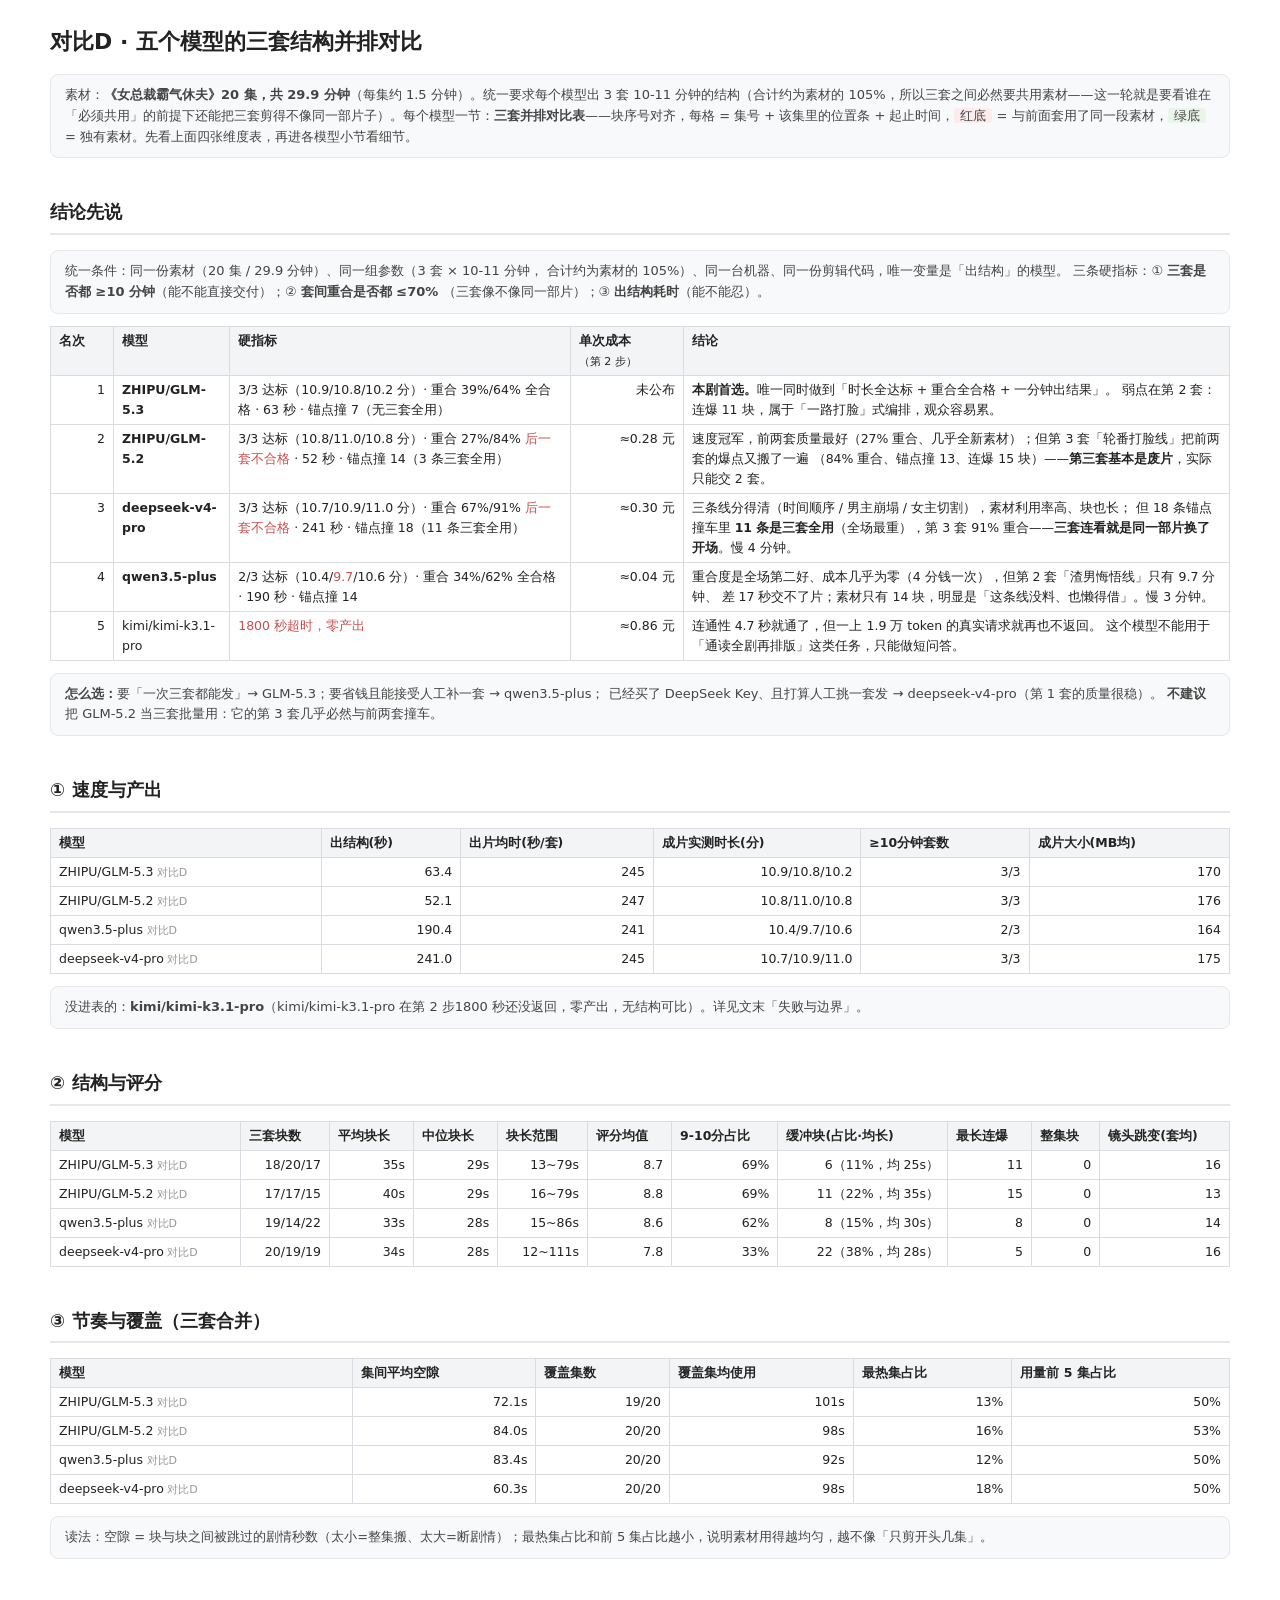
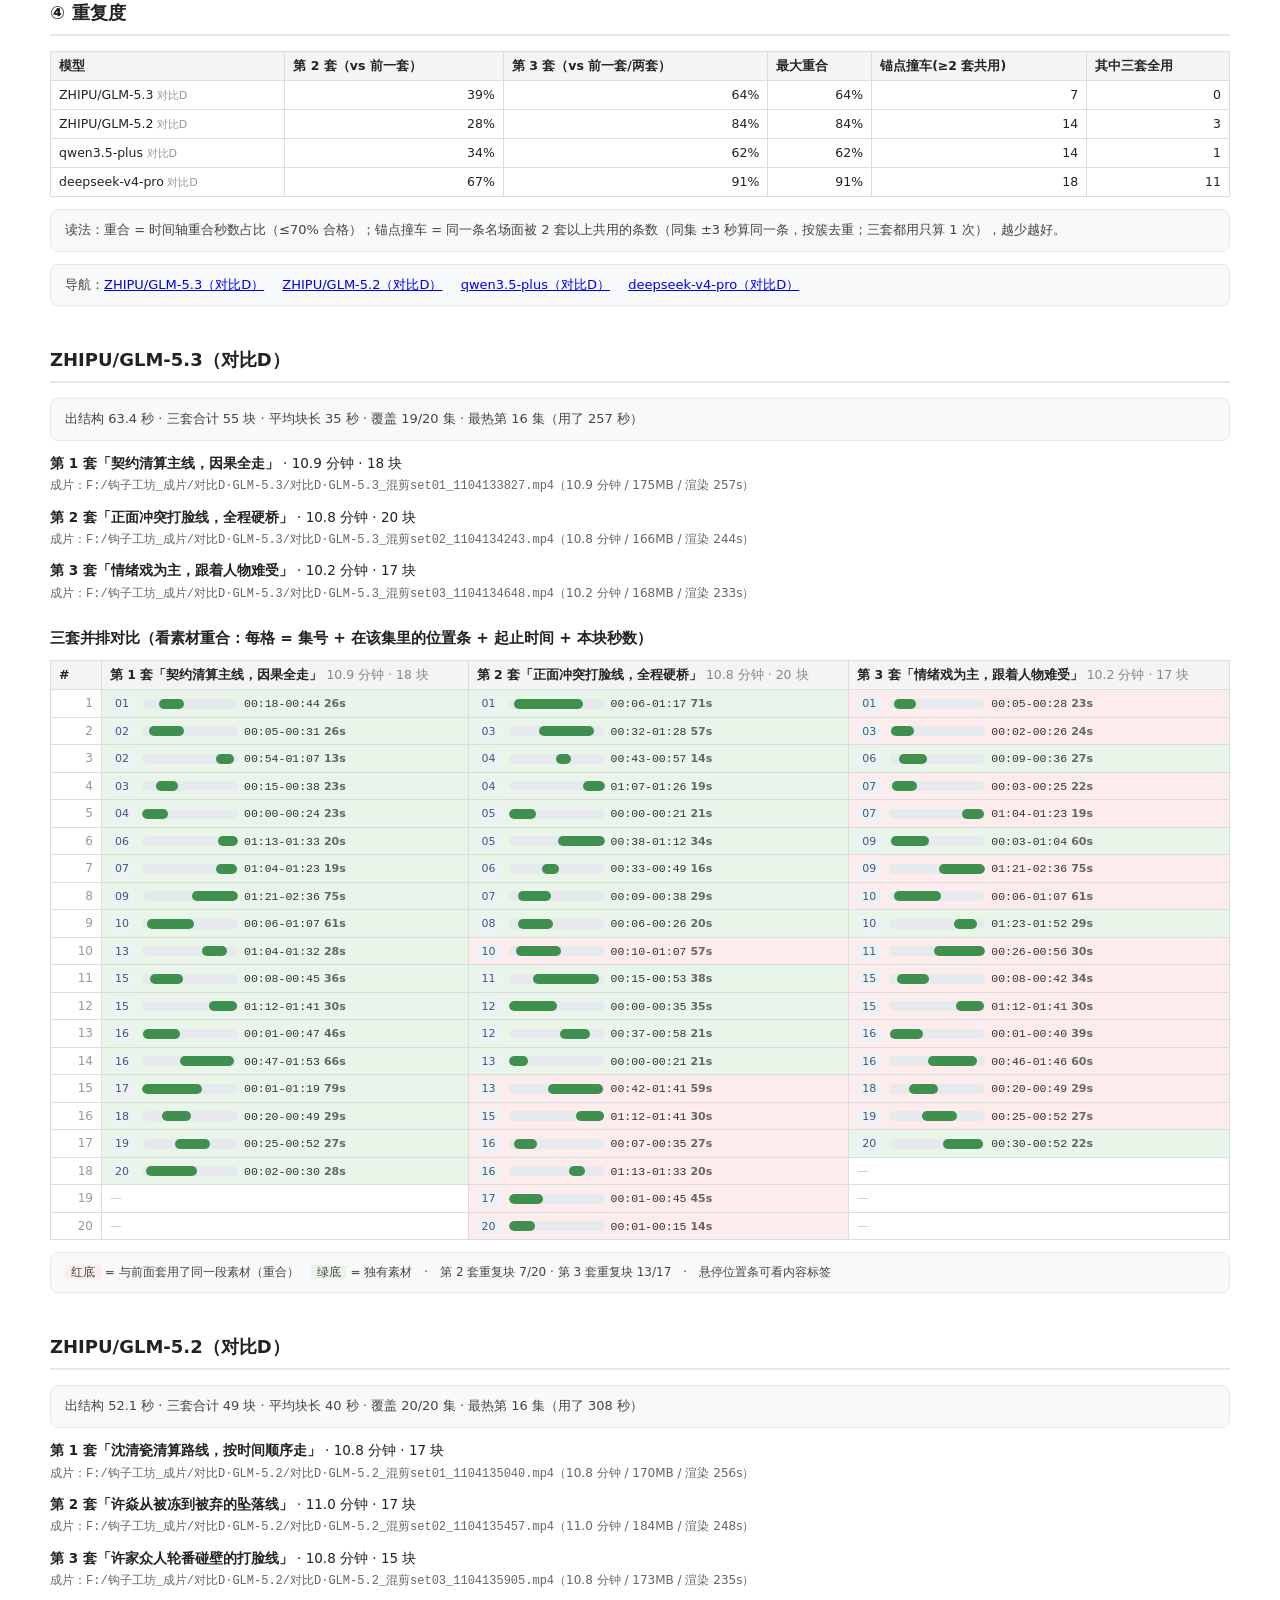
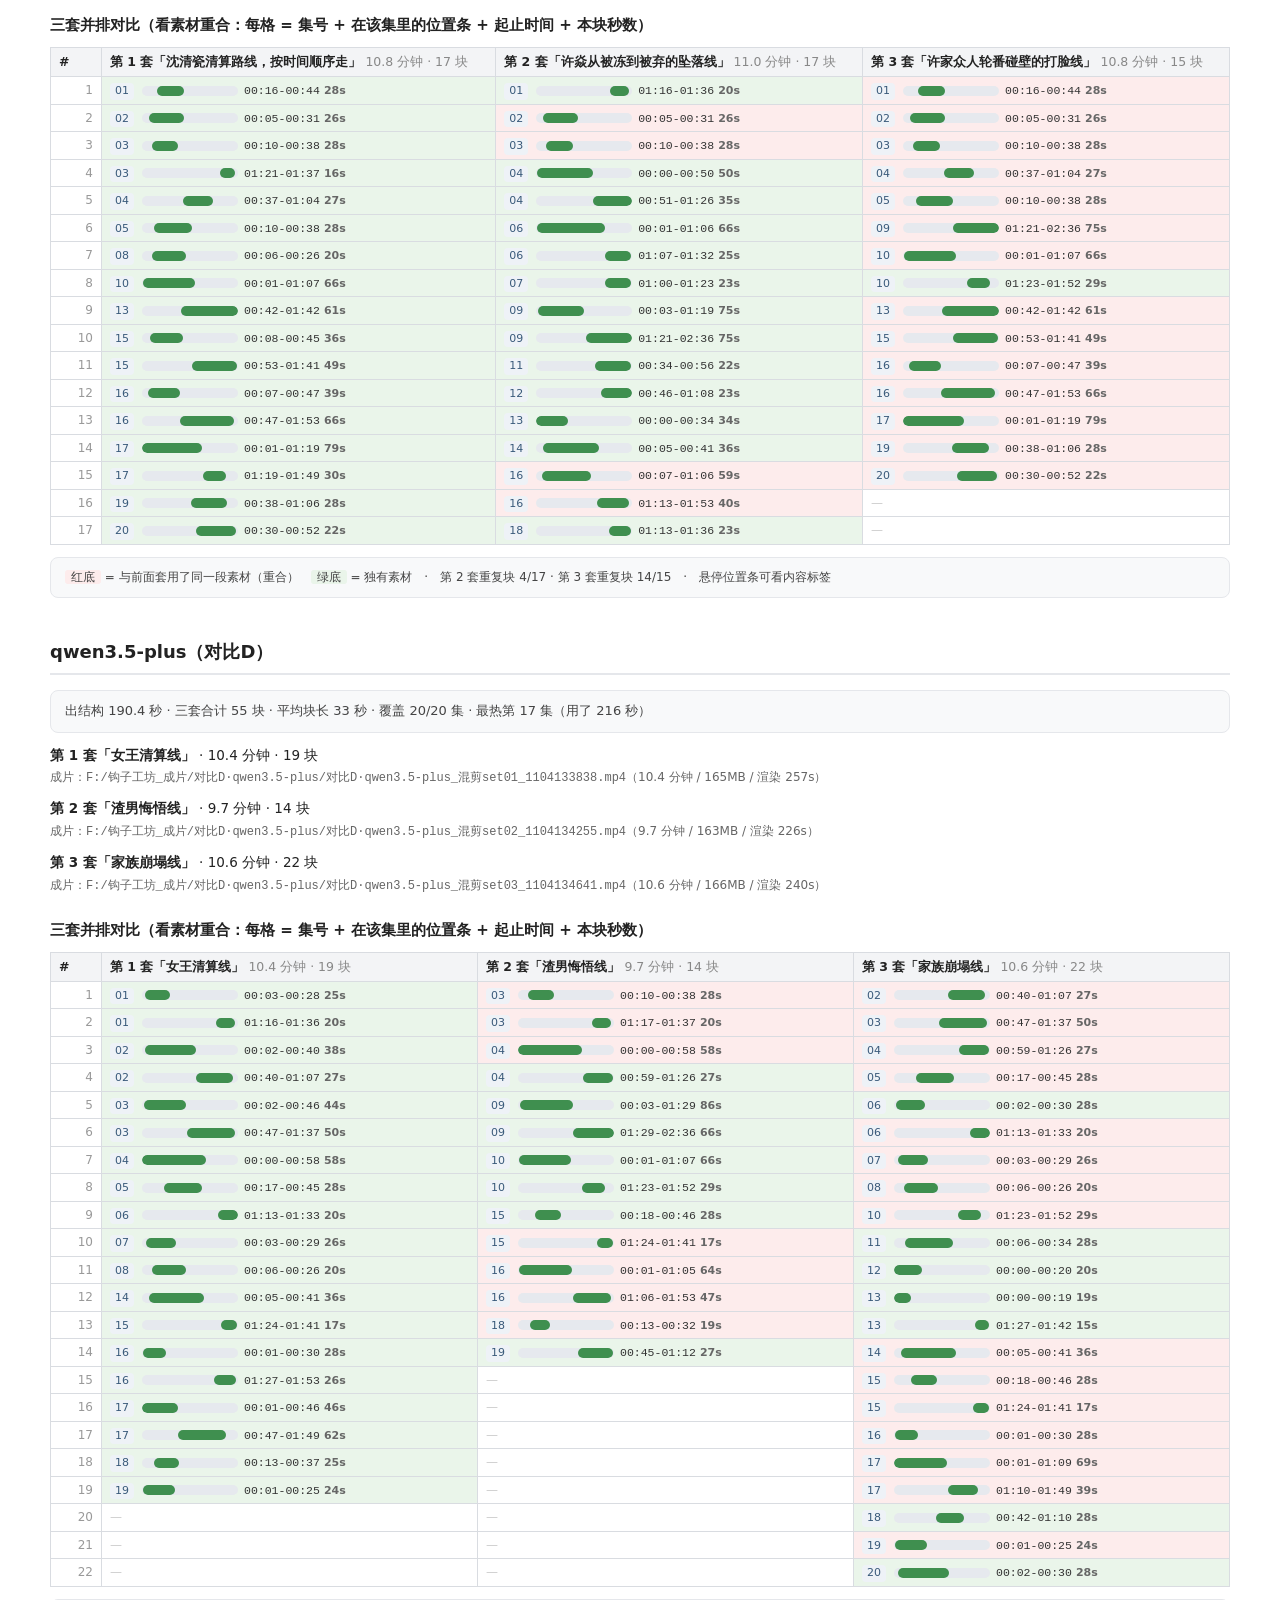
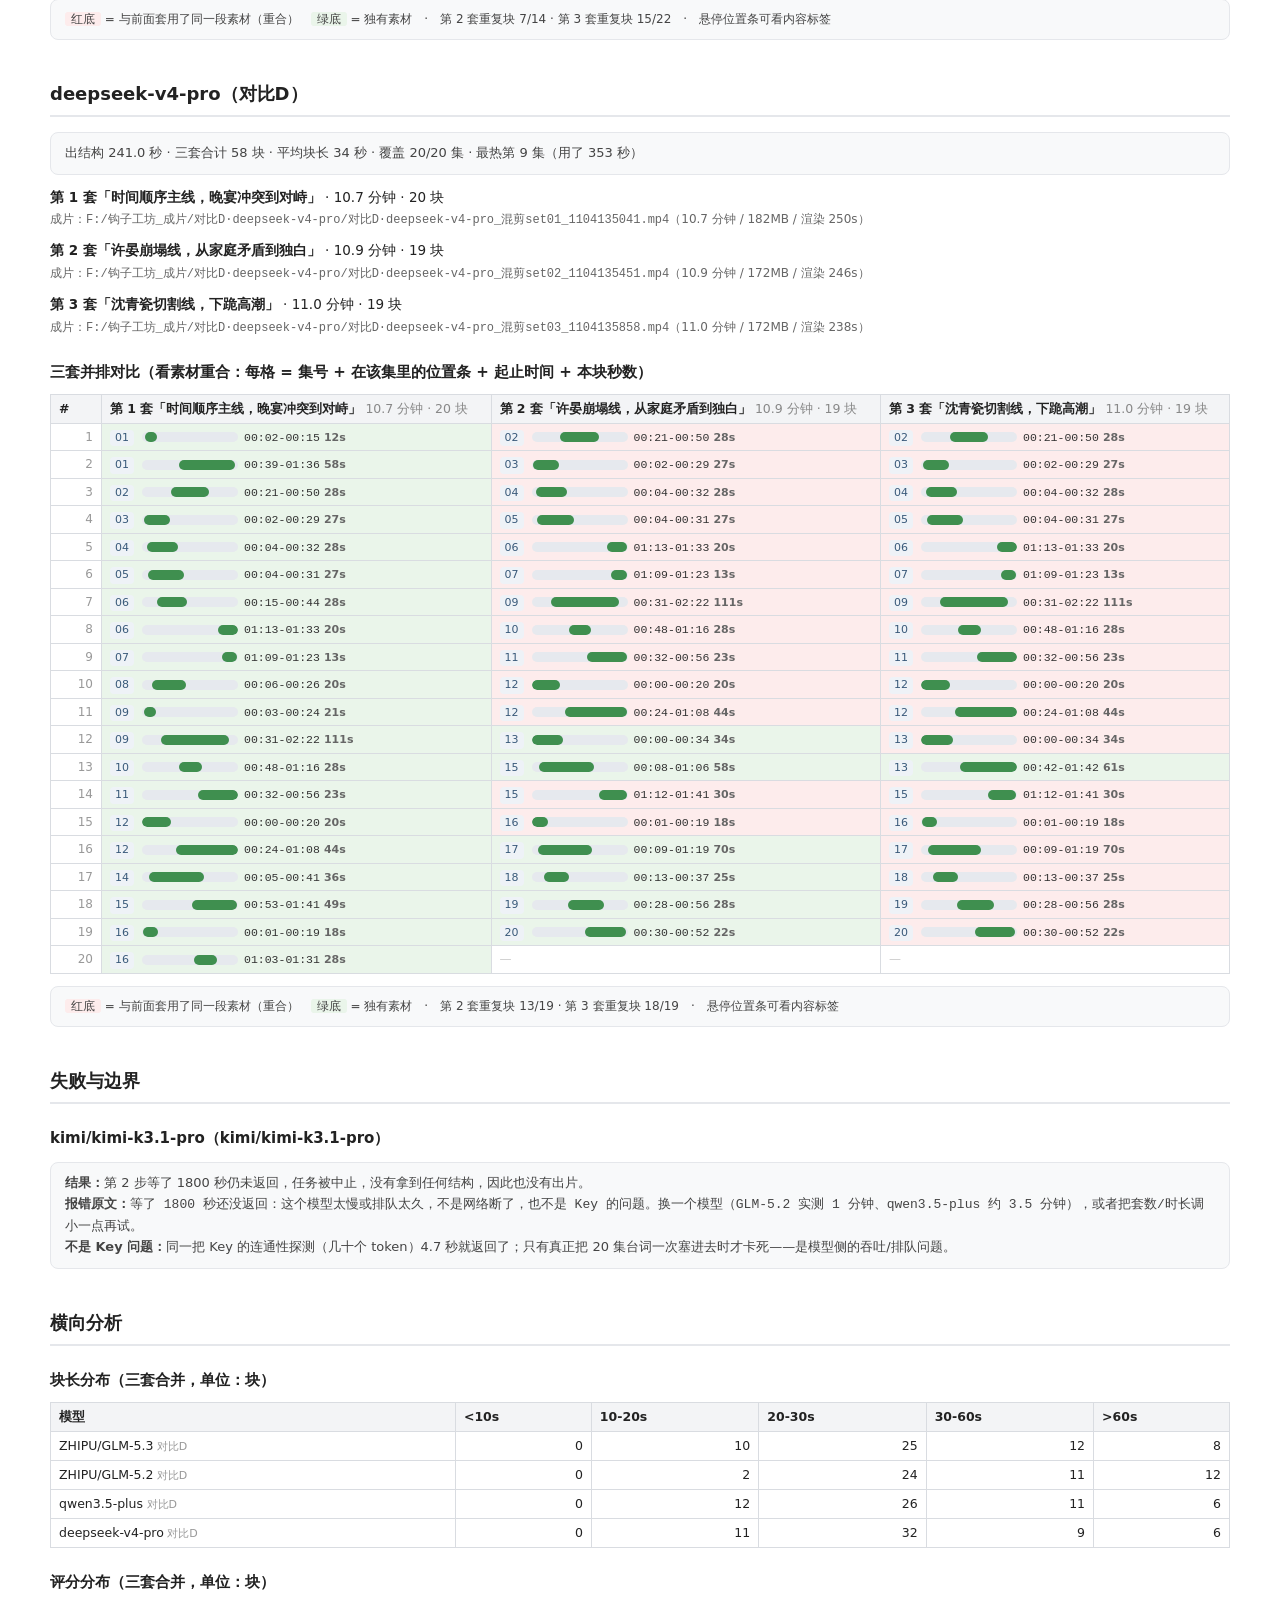
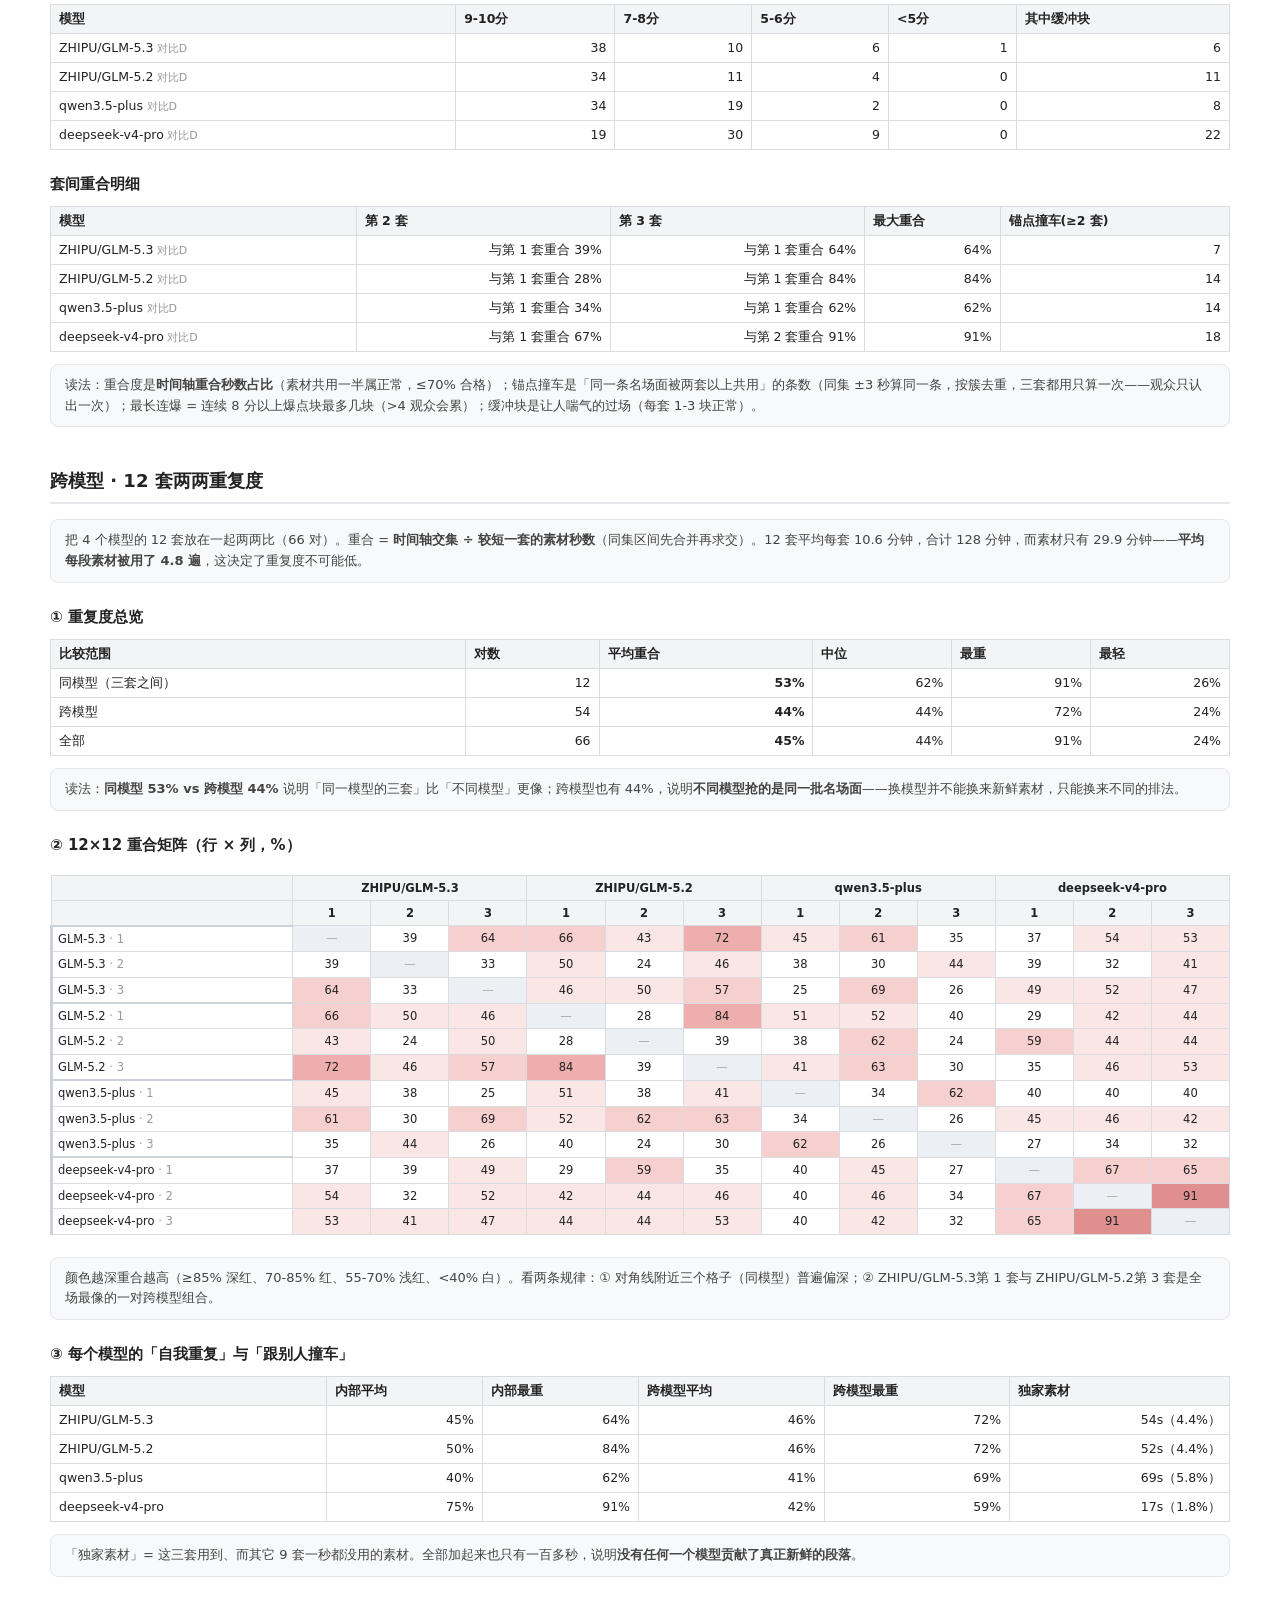
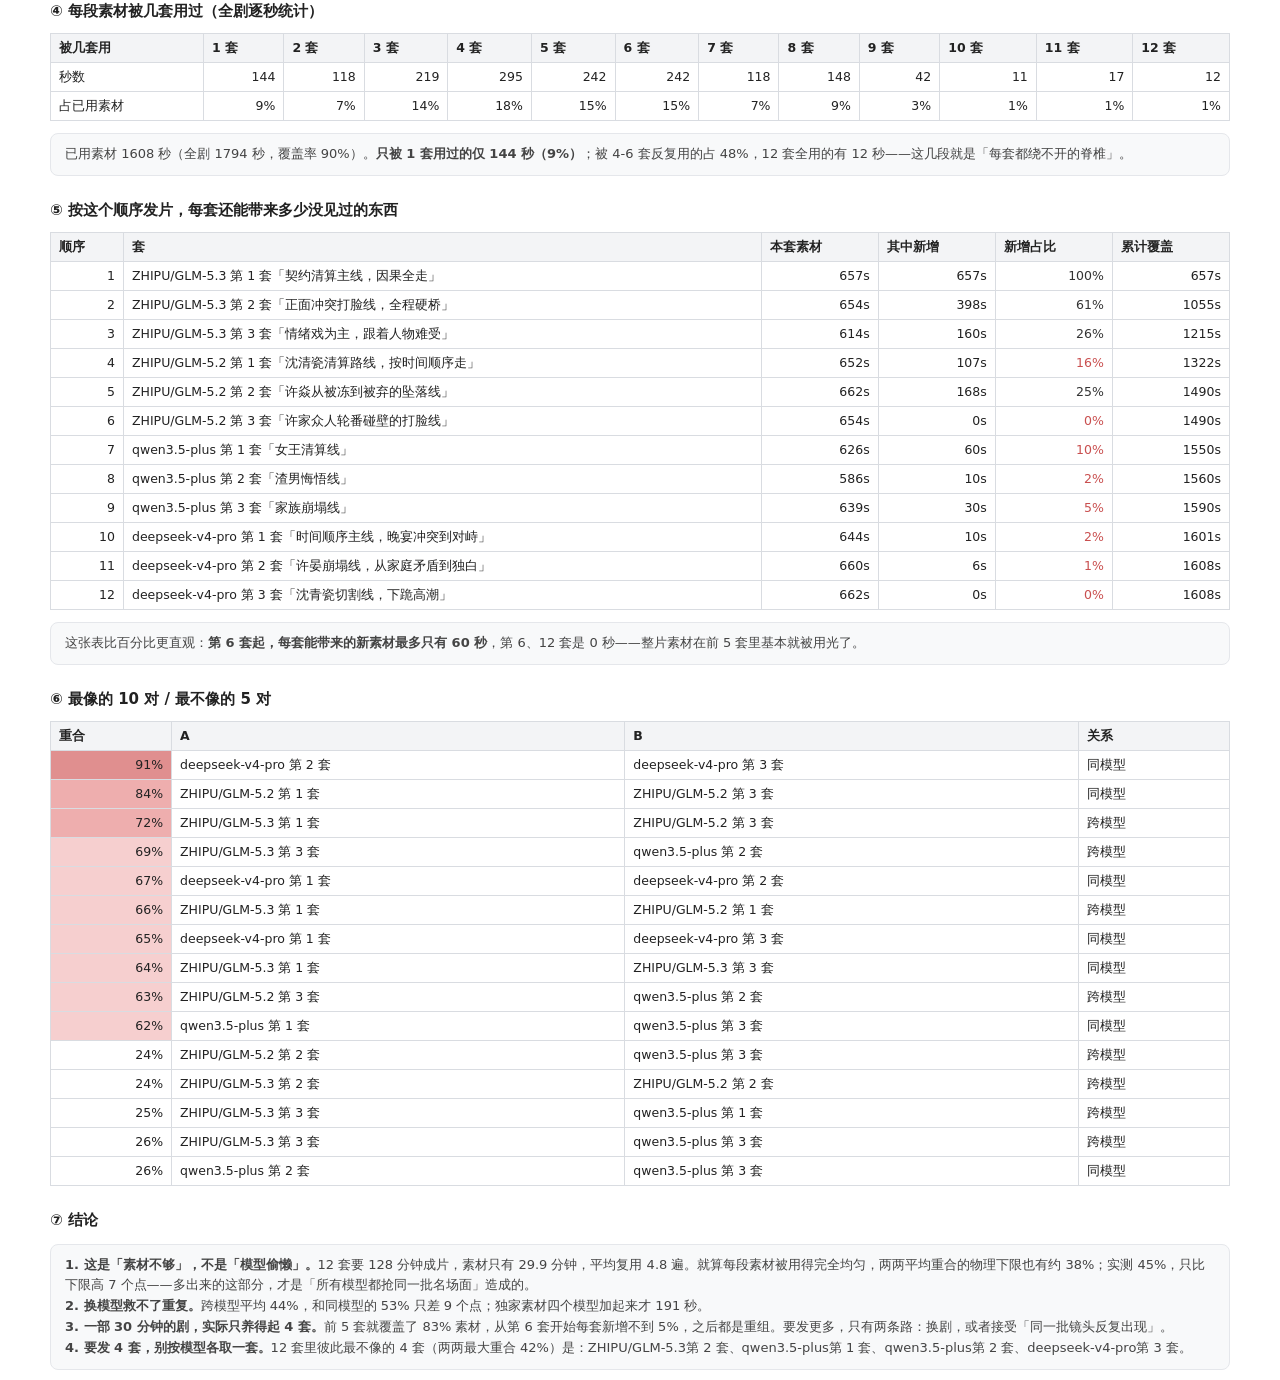
<file: docs/对比D·女总裁霸气休夫.html>
<!DOCTYPE html><html lang="zh"><head><meta charset="utf-8"><title>结构明细报告</title><style>
body{font-family:'Microsoft YaHei',system-ui,sans-serif;margin:24px auto;max-width:1180px;
     color:#222;background:#fff;line-height:1.6}
h1{font-size:22px} h2{font-size:18px;margin-top:40px;border-bottom:2px solid #e5e7eb;padding-bottom:6px}
h3{font-size:15px;margin:22px 0 8px}
table{border-collapse:collapse;width:100%;font-size:12.5px;margin:10px 0}
th,td{border:1px solid #d9dce1;padding:4px 8px;text-align:left;vertical-align:top}
th{background:#f3f4f6;font-weight:600}
td.num{text-align:right;font-variant-numeric:tabular-nums}
.note{background:#f8f9fa;border:1px solid #e5e7eb;border-radius:8px;padding:10px 14px;
      font-size:13px;color:#444;margin:12px 0}
.legend span{display:inline-block;padding:1px 10px;border-radius:4px;margin-right:8px;
             font-size:12px;color:#fff}
a.nav{margin-right:14px;font-size:13px}
/* 三套并排对比表 */
table.sb td{font-size:12px;line-height:1.5}
table.dup{font-size:11.5px}
table.dup th,table.dup td{padding:3px 5px;min-width:30px}
table.dup tbody tr td:first-child{border-left:3px solid #cbd2da}
table.dup thead th{background:#f3f4f6}
table.sb .sb-ep{display:inline-block;background:#eef2f7;border-radius:4px;padding:0 5px;
                font-size:11px;color:#3a5a7a;margin-right:2px}
.sb-label{color:#555}
table.sb tr:nth-child(even) td{background:transparent}
/* 集内位置条（并排表用）：灰轨 + 深绿段，与行式清单同款视觉 */
.sb-bar{display:inline-block;width:96px;height:10px;background:#e6e9ee;border-radius:5px;
        position:relative;vertical-align:middle;margin:0 6px;overflow:hidden;flex:none}
.sb-bar i{position:absolute;top:0;bottom:0;background:#3f8f4f;border-radius:5px}
.sb-bar i:hover{background:#2c6e3a}
table.sb code{background:none;padding:0;font-size:11.5px;color:#333;
              font-variant-numeric:tabular-nums}
.sb-dur{display:inline-block;min-width:30px;margin-left:4px;font-size:11px;color:#666;
        font-variant-numeric:tabular-nums;font-weight:600}
</style></head><body><h1>对比D · 五个模型的三套结构并排对比</h1><p class="note">素材：<b>《女总裁霸气休夫》20 集，共 29.9 分钟</b>（每集约 1.5 分钟）。统一要求每个模型出 3 套 10-11 分钟的结构（合计约为素材的 105%，所以三套之间必然要共用素材——这一轮就是要看谁在「必须共用」的前提下还能把三套剪得不像同一部片子）。每个模型一节：<b>三套并排对比表</b>——块序号对齐，每格 = 集号 + 该集里的位置条 + 起止时间，<span style="background:#fdecec;padding:0 6px;border-radius:3px">红底</span> = 与前面套用了同一段素材，<span style="background:#eaf5ea;padding:0 6px;border-radius:3px">绿底</span> = 独有素材。先看上面四张维度表，再进各模型小节看细节。</p>
<h2>结论先说</h2>
<p class="note">统一条件：同一份素材（20 集 / 29.9 分钟）、同一组参数（3 套 × 10-11 分钟，
合计约为素材的 105%）、同一台机器、同一份剪辑代码，唯一变量是「出结构」的模型。
三条硬指标：① <b>三套是否都 ≥10 分钟</b>（能不能直接交付）；② <b>套间重合是否都 ≤70%</b>
（三套像不像同一部片）；③ <b>出结构耗时</b>（能不能忍）。</p>
<table>
<thead><tr><th style="width:46px">名次</th><th>模型</th><th>硬指标</th><th style="width:96px">单次成本<br><span style="font-weight:400;font-size:11px">（第 2 步）</span></th>
<th>结论</th></tr></thead>
<tbody>
<tr><td class="num">1</td><td><b>ZHIPU/GLM-5.3</b></td>
<td>3/3 达标（10.9/10.8/10.2 分）· 重合 39%/64% 全合格 · 63 秒 · 锚点撞 7（无三套全用）</td>
<td class="num">未公布</td>
<td><b>本剧首选。</b>唯一同时做到「时长全达标 + 重合全合格 + 一分钟出结果」。
弱点在第 2 套：连爆 11 块，属于「一路打脸」式编排，观众容易累。</td></tr>
<tr><td class="num">2</td><td><b>ZHIPU/GLM-5.2</b></td>
<td>3/3 达标（10.8/11.0/10.8 分）· 重合 27%/84% <span style="color:#c94f4f">后一套不合格</span> · 52 秒 · 锚点撞 14（3 条三套全用）</td>
<td class="num">≈0.28 元</td>
<td>速度冠军，前两套质量最好（27% 重合、几乎全新素材）；但第 3 套「轮番打脸线」把前两套的爆点又搬了一遍
（84% 重合、锚点撞 13、连爆 15 块）——<b>第三套基本是废片</b>，实际只能交 2 套。</td></tr>
<tr><td class="num">3</td><td><b>deepseek-v4-pro</b></td>
<td>3/3 达标（10.7/10.9/11.0 分）· 重合 67%/91% <span style="color:#c94f4f">后一套不合格</span> · 241 秒 · 锚点撞 18（11 条三套全用）</td>
<td class="num">≈0.30 元</td>
<td>三条线分得清（时间顺序 / 男主崩塌 / 女主切割），素材利用率高、块也长；
但 18 条锚点撞车里 <b>11 条是三套全用</b>（全场最重），第 3 套 91% 重合——<b>三套连看就是同一部片换了开场</b>。慢 4 分钟。</td></tr>
<tr><td class="num">4</td><td><b>qwen3.5-plus</b></td>
<td>2/3 达标（10.4/<span style="color:#c94f4f">9.7</span>/10.6 分）· 重合 34%/62% 全合格 · 190 秒 · 锚点撞 14</td>
<td class="num">≈0.04 元</td>
<td>重合度是全场第二好、成本几乎为零（4 分钱一次），但第 2 套「渣男悔悟线」只有 9.7 分钟、
差 17 秒交不了片；素材只有 14 块，明显是「这条线没料、也懒得借」。慢 3 分钟。</td></tr>
<tr><td class="num">5</td><td>kimi/kimi-k3.1-pro</td>
<td><span style="color:#c94f4f">1800 秒超时，零产出</span></td>
<td class="num">≈0.86 元</td>
<td>连通性 4.7 秒就通了，但一上 1.9 万 token 的真实请求就再也不返回。
这个模型不能用于「通读全剧再排版」这类任务，只能做短问答。</td></tr>
</tbody></table>
<p class="note"><b>怎么选：</b>要「一次三套都能发」→ GLM-5.3；要省钱且能接受人工补一套 → qwen3.5-plus；
已经买了 DeepSeek Key、且打算人工挑一套发 → deepseek-v4-pro（第 1 套的质量很稳）。
<b>不建议</b>把 GLM-5.2 当三套批量用：它的第 3 套几乎必然与前两套撞车。</p>
<h2>① 速度与产出</h2><table><thead><tr><th>模型</th><th>出结构(秒)</th><th>出片均时(秒/套)</th><th>成片实测时长(分)</th><th>≥10分钟套数</th><th>成片大小(MB均)</th></tr></thead><tbody><tr><td>ZHIPU/GLM-5.3<span style="color:#999;font-size:11px"> 对比D</span></td><td class='num'>63.4</td><td class="num">245</td><td class="num">10.9/10.8/10.2</td><td class="num">3/3</td><td class="num">170</td></tr><tr><td>ZHIPU/GLM-5.2<span style="color:#999;font-size:11px"> 对比D</span></td><td class='num'>52.1</td><td class="num">247</td><td class="num">10.8/11.0/10.8</td><td class="num">3/3</td><td class="num">176</td></tr><tr><td>qwen3.5-plus<span style="color:#999;font-size:11px"> 对比D</span></td><td class='num'>190.4</td><td class="num">241</td><td class="num">10.4/9.7/10.6</td><td class="num">2/3</td><td class="num">164</td></tr><tr><td>deepseek-v4-pro<span style="color:#999;font-size:11px"> 对比D</span></td><td class='num'>241.0</td><td class="num">245</td><td class="num">10.7/10.9/11.0</td><td class="num">3/3</td><td class="num">175</td></tr></tbody></table><p class="note">没进表的：<b>kimi/kimi-k3.1-pro</b>（kimi/kimi-k3.1-pro 在第 2 步1800 秒还没返回，零产出，无结构可比）。详见文末「失败与边界」。</p><h2>② 结构与评分</h2><table><thead><tr><th>模型</th><th>三套块数</th><th>平均块长</th><th>中位块长</th><th>块长范围</th><th>评分均值</th><th>9-10分占比</th><th>缓冲块(占比·均长)</th><th>最长连爆</th><th>整集块</th><th>镜头跳变(套均)</th></tr></thead><tbody><tr><td>ZHIPU/GLM-5.3<span style="color:#999;font-size:11px"> 对比D</span></td><td class="num">18/20/17</td><td class="num">35s</td><td class="num">29s</td><td class="num">13~79s</td><td class="num">8.7</td><td class="num">69%</td><td class="num">6（11%，均 25s）</td><td class="num">11</td><td class="num">0</td><td class="num">16</td></tr><tr><td>ZHIPU/GLM-5.2<span style="color:#999;font-size:11px"> 对比D</span></td><td class="num">17/17/15</td><td class="num">40s</td><td class="num">29s</td><td class="num">16~79s</td><td class="num">8.8</td><td class="num">69%</td><td class="num">11（22%，均 35s）</td><td class="num">15</td><td class="num">0</td><td class="num">13</td></tr><tr><td>qwen3.5-plus<span style="color:#999;font-size:11px"> 对比D</span></td><td class="num">19/14/22</td><td class="num">33s</td><td class="num">28s</td><td class="num">15~86s</td><td class="num">8.6</td><td class="num">62%</td><td class="num">8（15%，均 30s）</td><td class="num">8</td><td class="num">0</td><td class="num">14</td></tr><tr><td>deepseek-v4-pro<span style="color:#999;font-size:11px"> 对比D</span></td><td class="num">20/19/19</td><td class="num">34s</td><td class="num">28s</td><td class="num">12~111s</td><td class="num">7.8</td><td class="num">33%</td><td class="num">22（38%，均 28s）</td><td class="num">5</td><td class="num">0</td><td class="num">16</td></tr></tbody></table><h2>③ 节奏与覆盖（三套合并）</h2><table><thead><tr><th>模型</th><th>集间平均空隙</th><th>覆盖集数</th><th>覆盖集均使用</th><th>最热集占比</th><th>用量前 5 集占比</th></tr></thead><tbody><tr><td>ZHIPU/GLM-5.3<span style="color:#999;font-size:11px"> 对比D</span></td><td class="num">72.1s</td><td class="num">19/20</td><td class="num">101s</td><td class="num">13%</td><td class="num">50%</td></tr><tr><td>ZHIPU/GLM-5.2<span style="color:#999;font-size:11px"> 对比D</span></td><td class="num">84.0s</td><td class="num">20/20</td><td class="num">98s</td><td class="num">16%</td><td class="num">53%</td></tr><tr><td>qwen3.5-plus<span style="color:#999;font-size:11px"> 对比D</span></td><td class="num">83.4s</td><td class="num">20/20</td><td class="num">92s</td><td class="num">12%</td><td class="num">50%</td></tr><tr><td>deepseek-v4-pro<span style="color:#999;font-size:11px"> 对比D</span></td><td class="num">60.3s</td><td class="num">20/20</td><td class="num">98s</td><td class="num">18%</td><td class="num">50%</td></tr></tbody></table><p class="note">读法：空隙 = 块与块之间被跳过的剧情秒数（太小=整集搬、太大=断剧情）；最热集占比和前 5 集占比越小，说明素材用得越均匀，越不像「只剪开头几集」。</p><h2>④ 重复度</h2><table><thead><tr><th>模型</th><th>第 2 套（vs 前一套）</th><th>第 3 套（vs 前一套/两套）</th><th>最大重合</th><th>锚点撞车(≥2 套共用)</th><th>其中三套全用</th></tr></thead><tbody><tr><td>ZHIPU/GLM-5.3<span style="color:#999;font-size:11px"> 对比D</span></td><td class="num">39%</td><td class="num">64%</td><td class="num">64%</td><td class="num">7</td><td class="num">0</td></tr><tr><td>ZHIPU/GLM-5.2<span style="color:#999;font-size:11px"> 对比D</span></td><td class="num">28%</td><td class="num">84%</td><td class="num">84%</td><td class="num">14</td><td class="num">3</td></tr><tr><td>qwen3.5-plus<span style="color:#999;font-size:11px"> 对比D</span></td><td class="num">34%</td><td class="num">62%</td><td class="num">62%</td><td class="num">14</td><td class="num">1</td></tr><tr><td>deepseek-v4-pro<span style="color:#999;font-size:11px"> 对比D</span></td><td class="num">67%</td><td class="num">91%</td><td class="num">91%</td><td class="num">18</td><td class="num">11</td></tr></tbody></table><p class="note">读法：重合 = 时间轴重合秒数占比（≤70% 合格）；锚点撞车 = 同一条名场面被 2 套以上共用的条数（同集 ±3 秒算同一条，按簇去重；三套都用只算 1 次），越少越好。</p><p class="note">导航：<a class="nav" href="#mglm53">ZHIPU/GLM-5.3（对比D）</a> <a class="nav" href="#mglm52">ZHIPU/GLM-5.2（对比D）</a> <a class="nav" href="#mq35plus">qwen3.5-plus（对比D）</a> <a class="nav" href="#mdsv4">deepseek-v4-pro（对比D）</a></p><h2 id="mglm53">ZHIPU/GLM-5.3（对比D）</h2><p class="note">出结构 63.4 秒 · 三套合计 55 块 · 平均块长 35 秒 · 覆盖 19/20 集 · 最热第 16 集（用了 257 秒）</p><div style="margin:6px 0 2px;font-size:13.5px"><b>第 1 套「契约清算主线，因果全走」</b> · 10.9 分钟 · 18 块</div><div style="font-size:12px;color:#666;margin:2px 0 10px">成片：<code>F:/钩子工坊_成片/对比D·GLM-5.3/对比D·GLM-5.3_混剪set01_1104133827.mp4</code>（10.9 分钟 / 175MB / 渲染 257s）</div><div style="margin:6px 0 2px;font-size:13.5px"><b>第 2 套「正面冲突打脸线，全程硬桥」</b> · 10.8 分钟 · 20 块</div><div style="font-size:12px;color:#666;margin:2px 0 10px">成片：<code>F:/钩子工坊_成片/对比D·GLM-5.3/对比D·GLM-5.3_混剪set02_1104134243.mp4</code>（10.8 分钟 / 166MB / 渲染 244s）</div><div style="margin:6px 0 2px;font-size:13.5px"><b>第 3 套「情绪戏为主，跟着人物难受」</b> · 10.2 分钟 · 17 块</div><div style="font-size:12px;color:#666;margin:2px 0 10px">成片：<code>F:/钩子工坊_成片/对比D·GLM-5.3/对比D·GLM-5.3_混剪set03_1104134648.mp4</code>（10.2 分钟 / 168MB / 渲染 233s）</div><h3>三套并排对比（看素材重合：每格 = 集号 + 在该集里的位置条 + 起止时间 + 本块秒数）</h3><table class="sb"><thead><tr><th style="width:34px">#</th><th style="text-align:left">第 1 套「契约清算主线，因果全走」<span style="font-weight:400;color:#888"> 10.9 分钟 · 18 块</span></th><th style="text-align:left">第 2 套「正面冲突打脸线，全程硬桥」<span style="font-weight:400;color:#888"> 10.8 分钟 · 20 块</span></th><th style="text-align:left">第 3 套「情绪戏为主，跟着人物难受」<span style="font-weight:400;color:#888"> 10.2 分钟 · 17 块</span></th></tr></thead><tbody><tr><td class="num" style="color:#999">1</td><td style="background:#eaf5ea"><span class="sb-ep">01</span><span class="sb-bar"><i style="left:18%;width:26%" title="第1集 00:18-00:44 共26秒 【爆点】许总道歉，沈总当场翻脸下三令"></i></span><code>00:18-00:44</code><b class="sb-dur">26s</b></td><td style="background:#eaf5ea"><span class="sb-ep">01</span><span class="sb-bar"><i style="left:6%;width:72%" title="第1集 00:06-01:17 共71秒 【爆点】太太让先生等？她是沈氏总裁"></i></span><code>00:06-01:17</code><b class="sb-dur">71s</b></td><td style="background:#fdecec"><span class="sb-ep">01</span><span class="sb-bar"><i style="left:5%;width:23%" title="第1集 00:05-00:28 共23秒 【爆点】连沈总都不认识，全场愣住"></i></span><code>00:05-00:28</code><b class="sb-dur">23s</b></td></tr><tr><td class="num" style="color:#999">2</td><td style="background:#eaf5ea"><span class="sb-ep">02</span><span class="sb-bar"><i style="left:7%;width:37%" title="第2集 00:05-00:31 共26秒 【爆点】三件事：冻结账户、房、授信"></i></span><code>00:05-00:31</code><b class="sb-dur">26s</b></td><td style="background:#eaf5ea"><span class="sb-ep">03</span><span class="sb-bar"><i style="left:32%;width:57%" title="第3集 00:32-01:28 共57秒 【爆点】三年不碰别人家的菜，你吃了"></i></span><code>00:32-01:28</code><b class="sb-dur">57s</b></td><td style="background:#fdecec"><span class="sb-ep">03</span><span class="sb-bar"><i style="left:2%;width:24%" title="第3集 00:02-00:26 共24秒 【爆点】洁癖三年，你当众吃了那口菜"></i></span><code>00:02-00:26</code><b class="sb-dur">24s</b></td></tr><tr><td class="num" style="color:#999">3</td><td style="background:#eaf5ea"><span class="sb-ep">02</span><span class="sb-bar"><i style="left:77%;width:19%" title="第2集 00:54-01:07 共13秒 【缓冲】她低声说先冻结账户，转身"></i></span><code>00:54-01:07</code><b class="sb-dur">13s</b></td><td style="background:#eaf5ea"><span class="sb-ep">04</span><span class="sb-bar"><i style="left:49%;width:16%" title="第4集 00:43-00:57 共14秒 【爆点】为一口菜离婚？他没管好"></i></span><code>00:43-00:57</code><b class="sb-dur">14s</b></td><td style="background:#eaf5ea"><span class="sb-ep">06</span><span class="sb-bar"><i style="left:10%;width:29%" title="第6集 00:09-00:36 共27秒 【爆点】爸，青瓷的事青瓷作主"></i></span><code>00:09-00:36</code><b class="sb-dur">27s</b></td></tr><tr><td class="num" style="color:#999">4</td><td style="background:#eaf5ea"><span class="sb-ep">03</span><span class="sb-bar"><i style="left:15%;width:23%" title="第3集 00:15-00:38 共23秒 【反转】洁癖揭穿吃菜，契约清算宣言"></i></span><code>00:15-00:38</code><b class="sb-dur">23s</b></td><td style="background:#eaf5ea"><span class="sb-ep">04</span><span class="sb-bar"><i style="left:78%;width:22%" title="第4集 01:07-01:26 共19秒 【爆点】桂花糕对蒋曼的菜，真是一口菜？"></i></span><code>01:07-01:26</code><b class="sb-dur">19s</b></td><td style="background:#fdecec"><span class="sb-ep">07</span><span class="sb-bar"><i style="left:3%;width:26%" title="第7集 00:03-00:25 共22秒 【爆点】我是她丈夫，她不肯见"></i></span><code>00:03-00:25</code><b class="sb-dur">22s</b></td></tr><tr><td class="num" style="color:#999">5</td><td style="background:#eaf5ea"><span class="sb-ep">04</span><span class="sb-bar"><i style="left:0%;width:27%" title="第4集 00:00-00:24 共23秒 【交代】日程重排，等许家来人"></i></span><code>00:00-00:24</code><b class="sb-dur">23s</b></td><td style="background:#eaf5ea"><span class="sb-ep">05</span><span class="sb-bar"><i style="left:0%;width:29%" title="第5集 00:00-00:21 共21秒 【爆点】桂花糕对蒋曼的菜，真是一口菜？"></i></span><code>00:00-00:21</code><b class="sb-dur">21s</b></td><td style="background:#fdecec"><span class="sb-ep">07</span><span class="sb-bar"><i style="left:76%;width:23%" title="第7集 01:04-01:23 共19秒 【爆点】我只见她一面，一面就够"></i></span><code>01:04-01:23</code><b class="sb-dur">19s</b></td></tr><tr><td class="num" style="color:#999">6</td><td style="background:#eaf5ea"><span class="sb-ep">06</span><span class="sb-bar"><i style="left:79%;width:21%" title="第6集 01:13-01:33 共20秒 【交代】沈父布局：盯股份，拦人"></i></span><code>01:13-01:33</code><b class="sb-dur">20s</b></td><td style="background:#eaf5ea"><span class="sb-ep">05</span><span class="sb-bar"><i style="left:52%;width:48%" title="第5集 00:38-01:12 共34秒 【爆点】上周跟许家打球，替谁来劝"></i></span><code>00:38-01:12</code><b class="sb-dur">34s</b></td><td style="background:#eaf5ea"><span class="sb-ep">09</span><span class="sb-bar"><i style="left:2%;width:39%" title="第9集 00:03-01:04 共60秒 【爆点】母亲骂助理是狐狸精"></i></span><code>00:03-01:04</code><b class="sb-dur">60s</b></td></tr><tr><td class="num" style="color:#999">7</td><td style="background:#eaf5ea"><span class="sb-ep">07</span><span class="sb-bar"><i style="left:77%;width:22%" title="第7集 01:04-01:23 共19秒 【爆点】楼下求见被拒，三点回复"></i></span><code>01:04-01:23</code><b class="sb-dur">19s</b></td><td style="background:#eaf5ea"><span class="sb-ep">06</span><span class="sb-bar"><i style="left:35%;width:18%" title="第6集 00:33-00:49 共16秒 【缓冲】岳父不管，他在家炖汤"></i></span><code>00:33-00:49</code><b class="sb-dur">16s</b></td><td style="background:#fdecec"><span class="sb-ep">09</span><span class="sb-bar"><i style="left:52%;width:48%" title="第9集 01:21-02:36 共75秒 【爆点】你没认清现实，她推着你上位"></i></span><code>01:21-02:36</code><b class="sb-dur">75s</b></td></tr><tr><td class="num" style="color:#999">8</td><td style="background:#eaf5ea"><span class="sb-ep">09</span><span class="sb-bar"><i style="left:52%;width:48%" title="第9集 01:21-02:36 共75秒 【反转】婆婆倒戈：儿媳哪点不好"></i></span><code>01:21-02:36</code><b class="sb-dur">75s</b></td><td style="background:#eaf5ea"><span class="sb-ep">07</span><span class="sb-bar"><i style="left:10%;width:34%" title="第7集 00:09-00:38 共29秒 【爆点】三点回复：这里姓沈不姓徐"></i></span><code>00:09-00:38</code><b class="sb-dur">29s</b></td><td style="background:#fdecec"><span class="sb-ep">10</span><span class="sb-bar"><i style="left:5%;width:49%" title="第10集 00:06-01:07 共61秒 【爆点】她贪心了，我不能容许"></i></span><code>00:06-01:07</code><b class="sb-dur">61s</b></td></tr><tr><td class="num" style="color:#999">9</td><td style="background:#eaf5ea"><span class="sb-ep">10</span><span class="sb-bar"><i style="left:5%;width:49%" title="第10集 00:06-01:07 共61秒 【爆点】婆婆来劝，反被她教训"></i></span><code>00:06-01:07</code><b class="sb-dur">61s</b></td><td style="background:#eaf5ea"><span class="sb-ep">08</span><span class="sb-bar"><i style="left:10%;width:36%" title="第8集 00:06-00:26 共20秒 【爆点】以后别碰我的东西"></i></span><code>00:06-00:26</code><b class="sb-dur">20s</b></td><td style="background:#eaf5ea"><span class="sb-ep">10</span><span class="sb-bar"><i style="left:67%;width:24%" title="第10集 01:23-01:52 共29秒 【反转】最后一次教你，别事事忍让"></i></span><code>01:23-01:52</code><b class="sb-dur">29s</b></td></tr><tr><td class="num" style="color:#999">10</td><td style="background:#eaf5ea"><span class="sb-ep">13</span><span class="sb-bar"><i style="left:62%;width:27%" title="第13集 01:04-01:32 共28秒 【爆点】许父下跪求情，她不接"></i></span><code>01:04-01:32</code><b class="sb-dur">28s</b></td><td style="background:#fdecec"><span class="sb-ep">10</span><span class="sb-bar"><i style="left:8%;width:47%" title="第10集 00:10-01:07 共57秒 【爆点】想掌控我，一丝苗头都不行"></i></span><code>00:10-01:07</code><b class="sb-dur">57s</b></td><td style="background:#fdecec"><span class="sb-ep">11</span><span class="sb-bar"><i style="left:47%;width:53%" title="第11集 00:26-00:56 共30秒 【爆点】姜曼求情，体谅我？"></i></span><code>00:26-00:56</code><b class="sb-dur">30s</b></td></tr><tr><td class="num" style="color:#999">11</td><td style="background:#eaf5ea"><span class="sb-ep">15</span><span class="sb-bar"><i style="left:8%;width:35%" title="第15集 00:08-00:45 共36秒 【交代】蒋曼哭诉母亲被抓病倒"></i></span><code>00:08-00:45</code><b class="sb-dur">36s</b></td><td style="background:#eaf5ea"><span class="sb-ep">11</span><span class="sb-bar"><i style="left:26%;width:68%" title="第11集 00:15-00:53 共38秒 【爆点】逢场作戏是本事？格局小？"></i></span><code>00:15-00:53</code><b class="sb-dur">38s</b></td><td style="background:#fdecec"><span class="sb-ep">15</span><span class="sb-bar"><i style="left:8%;width:33%" title="第15集 00:08-00:42 共34秒 【缓冲】蒋曼哭诉：眼睛怎么了"></i></span><code>00:08-00:42</code><b class="sb-dur">34s</b></td></tr><tr><td class="num" style="color:#999">12</td><td style="background:#eaf5ea"><span class="sb-ep">15</span><span class="sb-bar"><i style="left:70%;width:29%" title="第15集 01:12-01:41 共30秒 【爆点】婆婆看清许广平，提离婚"></i></span><code>01:12-01:41</code><b class="sb-dur">30s</b></td><td style="background:#eaf5ea"><span class="sb-ep">12</span><span class="sb-bar"><i style="left:0%;width:51%" title="第12集 00:00-00:35 共35秒 【爆点】逢场作戏是本事？格局小？"></i></span><code>00:00-00:35</code><b class="sb-dur">35s</b></td><td style="background:#fdecec"><span class="sb-ep">15</span><span class="sb-bar"><i style="left:70%;width:29%" title="第15集 01:12-01:41 共30秒 【爆点】你以为是你的本事？离婚吧"></i></span><code>01:12-01:41</code><b class="sb-dur">30s</b></td></tr><tr><td class="num" style="color:#999">13</td><td style="background:#eaf5ea"><span class="sb-ep">16</span><span class="sb-bar"><i style="left:1%;width:39%" title="第16集 00:01-00:47 共46秒 【爆点】婆婆看清许广平，提离婚"></i></span><code>00:01-00:47</code><b class="sb-dur">46s</b></td><td style="background:#eaf5ea"><span class="sb-ep">12</span><span class="sb-bar"><i style="left:54%;width:31%" title="第12集 00:37-00:58 共21秒 【爆点】沈氏授信是许氏的命"></i></span><code>00:37-00:58</code><b class="sb-dur">21s</b></td><td style="background:#fdecec"><span class="sb-ep">16</span><span class="sb-bar"><i style="left:1%;width:34%" title="第16集 00:01-00:40 共39秒 【爆点】你以为是你的本事？离婚吧"></i></span><code>00:01-00:40</code><b class="sb-dur">39s</b></td></tr><tr><td class="num" style="color:#999">14</td><td style="background:#eaf5ea"><span class="sb-ep">16</span><span class="sb-bar"><i style="left:40%;width:56%" title="第16集 00:47-01:53 共66秒 【爆点】你要的是许太太，做梦"></i></span><code>00:47-01:53</code><b class="sb-dur">66s</b></td><td style="background:#eaf5ea"><span class="sb-ep">13</span><span class="sb-bar"><i style="left:0%;width:20%" title="第13集 00:00-00:21 共21秒 【爆点】合同找法务，授信找融资部"></i></span><code>00:00-00:21</code><b class="sb-dur">21s</b></td><td style="background:#fdecec"><span class="sb-ep">16</span><span class="sb-bar"><i style="left:40%;width:51%" title="第16集 00:46-01:46 共60秒 【爆点】低声下气求一次妥协"></i></span><code>00:46-01:46</code><b class="sb-dur">60s</b></td></tr><tr><td class="num" style="color:#999">15</td><td style="background:#eaf5ea"><span class="sb-ep">17</span><span class="sb-bar"><i style="left:0%;width:63%" title="第17集 00:01-01:19 共79秒 【爆点】律师送达协议+保护令"></i></span><code>00:01-01:19</code><b class="sb-dur">79s</b></td><td style="background:#fdecec"><span class="sb-ep">13</span><span class="sb-bar"><i style="left:41%;width:57%" title="第13集 00:42-01:41 共59秒 【爆点】许父下跪赔不是，打断他的腿"></i></span><code>00:42-01:41</code><b class="sb-dur">59s</b></td><td style="background:#fdecec"><span class="sb-ep">18</span><span class="sb-bar"><i style="left:21%;width:30%" title="第18集 00:20-00:49 共29秒 【爆点】酒店宿醉，她守了一夜"></i></span><code>00:20-00:49</code><b class="sb-dur">29s</b></td></tr><tr><td class="num" style="color:#999">16</td><td style="background:#eaf5ea"><span class="sb-ep">18</span><span class="sb-bar"><i style="left:21%;width:30%" title="第18集 00:20-00:49 共29秒 【缓冲】许晏落魄：我有真本事"></i></span><code>00:20-00:49</code><b class="sb-dur">29s</b></td><td style="background:#fdecec"><span class="sb-ep">15</span><span class="sb-bar"><i style="left:70%;width:29%" title="第15集 01:12-01:41 共30秒 【爆点】你还给小三买包，离婚吧"></i></span><code>01:12-01:41</code><b class="sb-dur">30s</b></td><td style="background:#fdecec"><span class="sb-ep">19</span><span class="sb-bar"><i style="left:34%;width:37%" title="第19集 00:25-00:52 共27秒 【爆点】被拒入伙，他一句不辩解"></i></span><code>00:25-00:52</code><b class="sb-dur">27s</b></td></tr><tr><td class="num" style="color:#999">17</td><td style="background:#eaf5ea"><span class="sb-ep">19</span><span class="sb-bar"><i style="left:34%;width:37%" title="第19集 00:25-00:52 共27秒 【爆点】老友拒绝入伙：许氏是沈氏捧的"></i></span><code>00:25-00:52</code><b class="sb-dur">27s</b></td><td style="background:#fdecec"><span class="sb-ep">16</span><span class="sb-bar"><i style="left:6%;width:24%" title="第16集 00:07-00:35 共27秒 【爆点】你还给小三买包，离婚吧"></i></span><code>00:07-00:35</code><b class="sb-dur">27s</b></td><td style="background:#eaf5ea"><span class="sb-ep">20</span><span class="sb-bar"><i style="left:56%;width:42%" title="第20集 00:30-00:52 共22秒 【收尾】我绕不开她，独立是假的"></i></span><code>00:30-00:52</code><b class="sb-dur">22s</b></td></tr><tr><td class="num" style="color:#999">18</td><td style="background:#eaf5ea"><span class="sb-ep">20</span><span class="sb-bar"><i style="left:4%;width:53%" title="第20集 00:02-00:30 共28秒 【收尾】没人敢这时得罪沈氏，他终于明白"></i></span><code>00:02-00:30</code><b class="sb-dur">28s</b></td><td style="background:#fdecec"><span class="sb-ep">16</span><span class="sb-bar"><i style="left:63%;width:17%" title="第16集 01:13-01:33 共20秒 【爆点】你做梦，我身后是整个沈氏"></i></span><code>01:13-01:33</code><b class="sb-dur">20s</b></td><td style="color:#ccc">—</td></tr><tr><td class="num" style="color:#999">19</td><td style="color:#ccc">—</td><td style="background:#fdecec"><span class="sb-ep">17</span><span class="sb-bar"><i style="left:0%;width:36%" title="第17集 00:01-00:45 共45秒 【爆点】离婚协议+人身保护令"></i></span><code>00:01-00:45</code><b class="sb-dur">45s</b></td><td style="color:#ccc">—</td></tr><tr><td class="num" style="color:#999">20</td><td style="color:#ccc">—</td><td style="background:#fdecec"><span class="sb-ep">20</span><span class="sb-bar"><i style="left:1%;width:27%" title="第20集 00:01-00:15 共14秒 【爆点】老友当面拒绝：我犯不着"></i></span><code>00:01-00:15</code><b class="sb-dur">14s</b></td><td style="color:#ccc">—</td></tr></tbody></table><p class="note" style="font-size:12px"><span style="background:#fdecec;padding:0 6px;border-radius:3px">红底</span> = 与前面套用了同一段素材（重合）　<span style="background:#eaf5ea;padding:0 6px;border-radius:3px">绿底</span> = 独有素材　·　第 2 套重复块 7/20 · 第 3 套重复块 13/17　·　悬停位置条可看内容标签</p><h2 id="mglm52">ZHIPU/GLM-5.2（对比D）</h2><p class="note">出结构 52.1 秒 · 三套合计 49 块 · 平均块长 40 秒 · 覆盖 20/20 集 · 最热第 16 集（用了 308 秒）</p><div style="margin:6px 0 2px;font-size:13.5px"><b>第 1 套「沈清瓷清算路线，按时间顺序走」</b> · 10.8 分钟 · 17 块</div><div style="font-size:12px;color:#666;margin:2px 0 10px">成片：<code>F:/钩子工坊_成片/对比D·GLM-5.2/对比D·GLM-5.2_混剪set01_1104135040.mp4</code>（10.8 分钟 / 170MB / 渲染 256s）</div><div style="margin:6px 0 2px;font-size:13.5px"><b>第 2 套「许焱从被冻到被弃的坠落线」</b> · 11.0 分钟 · 17 块</div><div style="font-size:12px;color:#666;margin:2px 0 10px">成片：<code>F:/钩子工坊_成片/对比D·GLM-5.2/对比D·GLM-5.2_混剪set02_1104135457.mp4</code>（11.0 分钟 / 184MB / 渲染 248s）</div><div style="margin:6px 0 2px;font-size:13.5px"><b>第 3 套「许家众人轮番碰壁的打脸线」</b> · 10.8 分钟 · 15 块</div><div style="font-size:12px;color:#666;margin:2px 0 10px">成片：<code>F:/钩子工坊_成片/对比D·GLM-5.2/对比D·GLM-5.2_混剪set03_1104135905.mp4</code>（10.8 分钟 / 173MB / 渲染 235s）</div><h3>三套并排对比（看素材重合：每格 = 集号 + 在该集里的位置条 + 起止时间 + 本块秒数）</h3><table class="sb"><thead><tr><th style="width:34px">#</th><th style="text-align:left">第 1 套「沈清瓷清算路线，按时间顺序走」<span style="font-weight:400;color:#888"> 10.8 分钟 · 17 块</span></th><th style="text-align:left">第 2 套「许焱从被冻到被弃的坠落线」<span style="font-weight:400;color:#888"> 11.0 分钟 · 17 块</span></th><th style="text-align:left">第 3 套「许家众人轮番碰壁的打脸线」<span style="font-weight:400;color:#888"> 10.8 分钟 · 15 块</span></th></tr></thead><tbody><tr><td class="num" style="color:#999">1</td><td style="background:#eaf5ea"><span class="sb-ep">01</span><span class="sb-bar"><i style="left:16%;width:28%" title="第1集 00:16-00:44 共28秒 【反转】冻结账户、召开股东会"></i></span><code>00:16-00:44</code><b class="sb-dur">28s</b></td><td style="background:#eaf5ea"><span class="sb-ep">01</span><span class="sb-bar"><i style="left:77%;width:20%" title="第1集 01:16-01:36 共20秒 【爆点】账户冻结，股东会召开"></i></span><code>01:16-01:36</code><b class="sb-dur">20s</b></td><td style="background:#fdecec"><span class="sb-ep">01</span><span class="sb-bar"><i style="left:16%;width:28%" title="第1集 00:16-00:44 共28秒 【反转】冻结账户、召开股东会"></i></span><code>00:16-00:44</code><b class="sb-dur">28s</b></td></tr><tr><td class="num" style="color:#999">2</td><td style="background:#eaf5ea"><span class="sb-ep">02</span><span class="sb-bar"><i style="left:7%;width:37%" title="第2集 00:05-00:31 共26秒 【施压】三件事：冻结、婚房、授信"></i></span><code>00:05-00:31</code><b class="sb-dur">26s</b></td><td style="background:#fdecec"><span class="sb-ep">02</span><span class="sb-bar"><i style="left:7%;width:37%" title="第2集 00:05-00:31 共26秒 【爆点】账户冻结，股东会召开"></i></span><code>00:05-00:31</code><b class="sb-dur">26s</b></td><td style="background:#fdecec"><span class="sb-ep">02</span><span class="sb-bar"><i style="left:7%;width:37%" title="第2集 00:05-00:31 共26秒 【施压】三件事：冻结、婚房、授信"></i></span><code>00:05-00:31</code><b class="sb-dur">26s</b></td></tr><tr><td class="num" style="color:#999">3</td><td style="background:#eaf5ea"><span class="sb-ep">03</span><span class="sb-bar"><i style="left:10%;width:28%" title="第3集 00:10-00:38 共28秒 【爆点】洁癖揭穿：契约就是契约"></i></span><code>00:10-00:38</code><b class="sb-dur">28s</b></td><td style="background:#fdecec"><span class="sb-ep">03</span><span class="sb-bar"><i style="left:10%;width:28%" title="第3集 00:10-00:38 共28秒 【爆点】洁癖揭穿，契约就是契约"></i></span><code>00:10-00:38</code><b class="sb-dur">28s</b></td><td style="background:#fdecec"><span class="sb-ep">03</span><span class="sb-bar"><i style="left:10%;width:28%" title="第3集 00:10-00:38 共28秒 【爆点】洁癖揭穿：契约就是契约"></i></span><code>00:10-00:38</code><b class="sb-dur">28s</b></td></tr><tr><td class="num" style="color:#999">4</td><td style="background:#eaf5ea"><span class="sb-ep">03</span><span class="sb-bar"><i style="left:81%;width:16%" title="第3集 01:21-01:37 共16秒 【缓冲】许焱以为她在闹脾气"></i></span><code>01:21-01:37</code><b class="sb-dur">16s</b></td><td style="background:#eaf5ea"><span class="sb-ep">04</span><span class="sb-bar"><i style="left:1%;width:58%" title="第4集 00:00-00:50 共50秒 【冲突】许广平劝和，被问代表谁"></i></span><code>00:00-00:50</code><b class="sb-dur">50s</b></td><td style="background:#fdecec"><span class="sb-ep">04</span><span class="sb-bar"><i style="left:43%;width:31%" title="第4集 00:37-01:04 共27秒 【爆点】三年没吃别人家的菜"></i></span><code>00:37-01:04</code><b class="sb-dur">27s</b></td></tr><tr><td class="num" style="color:#999">5</td><td style="background:#eaf5ea"><span class="sb-ep">04</span><span class="sb-bar"><i style="left:43%;width:31%" title="第4集 00:37-01:04 共27秒 【爆点】三年没吃别人家的菜"></i></span><code>00:37-01:04</code><b class="sb-dur">27s</b></td><td style="background:#eaf5ea"><span class="sb-ep">04</span><span class="sb-bar"><i style="left:59%;width:41%" title="第4集 00:51-01:26 共35秒 【爆点】三年没吃别人家的菜"></i></span><code>00:51-01:26</code><b class="sb-dur">35s</b></td><td style="background:#fdecec"><span class="sb-ep">05</span><span class="sb-bar"><i style="left:13%;width:39%" title="第5集 00:10-00:38 共28秒 【反转】鼎辉授信调整，5%自己定"></i></span><code>00:10-00:38</code><b class="sb-dur">28s</b></td></tr><tr><td class="num" style="color:#999">6</td><td style="background:#eaf5ea"><span class="sb-ep">05</span><span class="sb-bar"><i style="left:13%;width:39%" title="第5集 00:10-00:38 共28秒 【反转】鼎辉授信调整，5%自己定"></i></span><code>00:10-00:38</code><b class="sb-dur">28s</b></td><td style="background:#eaf5ea"><span class="sb-ep">06</span><span class="sb-bar"><i style="left:1%;width:71%" title="第6集 00:01-01:06 共66秒 【冲突】找岳父求情被拒：青瓷作主"></i></span><code>00:01-01:06</code><b class="sb-dur">66s</b></td><td style="background:#fdecec"><span class="sb-ep">09</span><span class="sb-bar"><i style="left:52%;width:48%" title="第9集 01:21-02:36 共75秒 【爆点】婆婆揭老底：她推着你上位"></i></span><code>01:21-02:36</code><b class="sb-dur">75s</b></td></tr><tr><td class="num" style="color:#999">7</td><td style="background:#eaf5ea"><span class="sb-ep">08</span><span class="sb-bar"><i style="left:10%;width:36%" title="第8集 00:06-00:26 共20秒 【缓冲】蒋曼试探被一句堵死"></i></span><code>00:06-00:26</code><b class="sb-dur">20s</b></td><td style="background:#eaf5ea"><span class="sb-ep">06</span><span class="sb-bar"><i style="left:72%;width:27%" title="第6集 01:07-01:32 共25秒 【冲突】母亲教哄，许广平盯5%"></i></span><code>01:07-01:32</code><b class="sb-dur">25s</b></td><td style="background:#fdecec"><span class="sb-ep">10</span><span class="sb-bar"><i style="left:1%;width:54%" title="第10集 00:01-01:07 共66秒 【反转】选许焱只因安分，贪心了"></i></span><code>00:01-01:07</code><b class="sb-dur">66s</b></td></tr><tr><td class="num" style="color:#999">8</td><td style="background:#eaf5ea"><span class="sb-ep">10</span><span class="sb-bar"><i style="left:1%;width:54%" title="第10集 00:01-01:07 共66秒 【反转】选许焱只因安分，贪心了"></i></span><code>00:01-01:07</code><b class="sb-dur">66s</b></td><td style="background:#eaf5ea"><span class="sb-ep">07</span><span class="sb-bar"><i style="left:72%;width:27%" title="第7集 01:00-01:23 共23秒 【冲突】公司楼下被拦，三点回复"></i></span><code>01:00-01:23</code><b class="sb-dur">23s</b></td><td style="background:#eaf5ea"><span class="sb-ep">10</span><span class="sb-bar"><i style="left:67%;width:24%" title="第10集 01:23-01:52 共29秒 【冲突】劝婆婆别忍，小三带回家"></i></span><code>01:23-01:52</code><b class="sb-dur">29s</b></td></tr><tr><td class="num" style="color:#999">9</td><td style="background:#eaf5ea"><span class="sb-ep">13</span><span class="sb-bar"><i style="left:41%;width:59%" title="第13集 00:42-01:42 共61秒 【爆点】公公下跪求情，跪错人了"></i></span><code>00:42-01:42</code><b class="sb-dur">61s</b></td><td style="background:#eaf5ea"><span class="sb-ep">09</span><span class="sb-bar"><i style="left:2%;width:48%" title="第9集 00:03-01:19 共75秒 【冲突】婆婆骂蒋曼狐狸精逼开除"></i></span><code>00:03-01:19</code><b class="sb-dur">75s</b></td><td style="background:#fdecec"><span class="sb-ep">13</span><span class="sb-bar"><i style="left:41%;width:59%" title="第13集 00:42-01:42 共61秒 【爆点】公公下跪求情，跪错人了"></i></span><code>00:42-01:42</code><b class="sb-dur">61s</b></td></tr><tr><td class="num" style="color:#999">10</td><td style="background:#eaf5ea"><span class="sb-ep">15</span><span class="sb-bar"><i style="left:8%;width:35%" title="第15集 00:08-00:45 共36秒 【缓冲】蒋曼哭诉母亲病倒"></i></span><code>00:08-00:45</code><b class="sb-dur">36s</b></td><td style="background:#eaf5ea"><span class="sb-ep">09</span><span class="sb-bar"><i style="left:52%;width:48%" title="第9集 01:21-02:36 共75秒 【爆点】婆婆揭老底：她推着你上位"></i></span><code>01:21-02:36</code><b class="sb-dur">75s</b></td><td style="background:#fdecec"><span class="sb-ep">15</span><span class="sb-bar"><i style="left:52%;width:47%" title="第15集 00:53-01:41 共49秒 【爆点】婆婆揭公公出轨，提离婚"></i></span><code>00:53-01:41</code><b class="sb-dur">49s</b></td></tr><tr><td class="num" style="color:#999">11</td><td style="background:#eaf5ea"><span class="sb-ep">15</span><span class="sb-bar"><i style="left:52%;width:47%" title="第15集 00:53-01:41 共49秒 【爆点】婆婆揭公公出轨，提离婚"></i></span><code>00:53-01:41</code><b class="sb-dur">49s</b></td><td style="background:#eaf5ea"><span class="sb-ep">11</span><span class="sb-bar"><i style="left:61%;width:38%" title="第11集 00:34-00:56 共22秒 【冲突】蒋曼被辞退，许焱求情"></i></span><code>00:34-00:56</code><b class="sb-dur">22s</b></td><td style="background:#fdecec"><span class="sb-ep">16</span><span class="sb-bar"><i style="left:6%;width:34%" title="第16集 00:07-00:47 共39秒 【爆点】揭穿设局：你想让我发火"></i></span><code>00:07-00:47</code><b class="sb-dur">39s</b></td></tr><tr><td class="num" style="color:#999">12</td><td style="background:#eaf5ea"><span class="sb-ep">16</span><span class="sb-bar"><i style="left:6%;width:34%" title="第16集 00:07-00:47 共39秒 【爆点】揭穿设局：你想让我发火"></i></span><code>00:07-00:47</code><b class="sb-dur">39s</b></td><td style="background:#eaf5ea"><span class="sb-ep">12</span><span class="sb-bar"><i style="left:67%;width:33%" title="第12集 00:46-01:08 共23秒 【冲突】许广平放话三天处理好"></i></span><code>00:46-01:08</code><b class="sb-dur">23s</b></td><td style="background:#fdecec"><span class="sb-ep">16</span><span class="sb-bar"><i style="left:40%;width:56%" title="第16集 00:47-01:53 共66秒 【爆点】你要许太太，你做梦"></i></span><code>00:47-01:53</code><b class="sb-dur">66s</b></td></tr><tr><td class="num" style="color:#999">13</td><td style="background:#eaf5ea"><span class="sb-ep">16</span><span class="sb-bar"><i style="left:40%;width:56%" title="第16集 00:47-01:53 共66秒 【爆点】你要许太太，你做梦"></i></span><code>00:47-01:53</code><b class="sb-dur">66s</b></td><td style="background:#eaf5ea"><span class="sb-ep">13</span><span class="sb-bar"><i style="left:0%;width:33%" title="第13集 00:00-00:34 共34秒 【冲突】公公来沈氏被指找法务"></i></span><code>00:00-00:34</code><b class="sb-dur">34s</b></td><td style="background:#fdecec"><span class="sb-ep">17</span><span class="sb-bar"><i style="left:0%;width:63%" title="第17集 00:01-01:19 共79秒 【反转】许广平被暂停总裁职务"></i></span><code>00:01-01:19</code><b class="sb-dur">79s</b></td></tr><tr><td class="num" style="color:#999">14</td><td style="background:#eaf5ea"><span class="sb-ep">17</span><span class="sb-bar"><i style="left:0%;width:63%" title="第17集 00:01-01:19 共79秒 【反转】许广平被暂停总裁职务"></i></span><code>00:01-01:19</code><b class="sb-dur">79s</b></td><td style="background:#eaf5ea"><span class="sb-ep">14</span><span class="sb-bar"><i style="left:7%;width:58%" title="第14集 00:05-00:41 共36秒 【冲突】蒋曼妈闹事要讨公道"></i></span><code>00:05-00:41</code><b class="sb-dur">36s</b></td><td style="background:#fdecec"><span class="sb-ep">19</span><span class="sb-bar"><i style="left:51%;width:38%" title="第19集 00:38-01:06 共28秒 【反转】老张拒绝入伙，话挑明"></i></span><code>00:38-01:06</code><b class="sb-dur">28s</b></td></tr><tr><td class="num" style="color:#999">15</td><td style="background:#eaf5ea"><span class="sb-ep">17</span><span class="sb-bar"><i style="left:64%;width:24%" title="第17集 01:19-01:49 共30秒 【缓冲】许焱醉酒，蒋曼扶走"></i></span><code>01:19-01:49</code><b class="sb-dur">30s</b></td><td style="background:#fdecec"><span class="sb-ep">16</span><span class="sb-bar"><i style="left:6%;width:51%" title="第16集 00:07-01:06 共59秒 【爆点】揭穿设局：你想让我发火"></i></span><code>00:07-01:06</code><b class="sb-dur">59s</b></td><td style="background:#fdecec"><span class="sb-ep">20</span><span class="sb-bar"><i style="left:56%;width:42%" title="第20集 00:30-00:52 共22秒 【结尾】没人敢得罪沈氏，都是假的"></i></span><code>00:30-00:52</code><b class="sb-dur">22s</b></td></tr><tr><td class="num" style="color:#999">16</td><td style="background:#eaf5ea"><span class="sb-ep">19</span><span class="sb-bar"><i style="left:51%;width:38%" title="第19集 00:38-01:06 共28秒 【反转】老张拒绝入伙，话挑明"></i></span><code>00:38-01:06</code><b class="sb-dur">28s</b></td><td style="background:#fdecec"><span class="sb-ep">16</span><span class="sb-bar"><i style="left:63%;width:34%" title="第16集 01:13-01:53 共40秒 【爆点】你要许太太，你做梦"></i></span><code>01:13-01:53</code><b class="sb-dur">40s</b></td><td style="color:#ccc">—</td></tr><tr><td class="num" style="color:#999">17</td><td style="background:#eaf5ea"><span class="sb-ep">20</span><span class="sb-bar"><i style="left:56%;width:42%" title="第20集 00:30-00:52 共22秒 【结尾】没人敢得罪沈氏，都是假的"></i></span><code>00:30-00:52</code><b class="sb-dur">22s</b></td><td style="background:#eaf5ea"><span class="sb-ep">18</span><span class="sb-bar"><i style="left:76%;width:23%" title="第18集 01:13-01:36 共23秒 【冲突】蒋曼表忠心，许焱要证明自己"></i></span><code>01:13-01:36</code><b class="sb-dur">23s</b></td><td style="color:#ccc">—</td></tr></tbody></table><p class="note" style="font-size:12px"><span style="background:#fdecec;padding:0 6px;border-radius:3px">红底</span> = 与前面套用了同一段素材（重合）　<span style="background:#eaf5ea;padding:0 6px;border-radius:3px">绿底</span> = 独有素材　·　第 2 套重复块 4/17 · 第 3 套重复块 14/15　·　悬停位置条可看内容标签</p><h2 id="mq35plus">qwen3.5-plus（对比D）</h2><p class="note">出结构 190.4 秒 · 三套合计 55 块 · 平均块长 33 秒 · 覆盖 20/20 集 · 最热第 17 集（用了 216 秒）</p><div style="margin:6px 0 2px;font-size:13.5px"><b>第 1 套「女王清算线」</b> · 10.4 分钟 · 19 块</div><div style="font-size:12px;color:#666;margin:2px 0 10px">成片：<code>F:/钩子工坊_成片/对比D·qwen3.5-plus/对比D·qwen3.5-plus_混剪set01_1104133838.mp4</code>（10.4 分钟 / 165MB / 渲染 257s）</div><div style="margin:6px 0 2px;font-size:13.5px"><b>第 2 套「渣男悔悟线」</b> · 9.7 分钟 · 14 块</div><div style="font-size:12px;color:#666;margin:2px 0 10px">成片：<code>F:/钩子工坊_成片/对比D·qwen3.5-plus/对比D·qwen3.5-plus_混剪set02_1104134255.mp4</code>（9.7 分钟 / 163MB / 渲染 226s）</div><div style="margin:6px 0 2px;font-size:13.5px"><b>第 3 套「家族崩塌线」</b> · 10.6 分钟 · 22 块</div><div style="font-size:12px;color:#666;margin:2px 0 10px">成片：<code>F:/钩子工坊_成片/对比D·qwen3.5-plus/对比D·qwen3.5-plus_混剪set03_1104134641.mp4</code>（10.6 分钟 / 166MB / 渲染 240s）</div><h3>三套并排对比（看素材重合：每格 = 集号 + 在该集里的位置条 + 起止时间 + 本块秒数）</h3><table class="sb"><thead><tr><th style="width:34px">#</th><th style="text-align:left">第 1 套「女王清算线」<span style="font-weight:400;color:#888"> 10.4 分钟 · 19 块</span></th><th style="text-align:left">第 2 套「渣男悔悟线」<span style="font-weight:400;color:#888"> 9.7 分钟 · 14 块</span></th><th style="text-align:left">第 3 套「家族崩塌线」<span style="font-weight:400;color:#888"> 10.6 分钟 · 22 块</span></th></tr></thead><tbody><tr><td class="num" style="color:#999">1</td><td style="background:#eaf5ea"><span class="sb-ep">01</span><span class="sb-bar"><i style="left:3%;width:26%" title="第1集 00:03-00:28 共25秒 【反转】揭露沈总真实身份"></i></span><code>00:03-00:28</code><b class="sb-dur">25s</b></td><td style="background:#fdecec"><span class="sb-ep">03</span><span class="sb-bar"><i style="left:10%;width:28%" title="第3集 00:10-00:38 共28秒 【定性】我在乎的是契约"></i></span><code>00:10-00:38</code><b class="sb-dur">28s</b></td><td style="background:#fdecec"><span class="sb-ep">02</span><span class="sb-bar"><i style="left:56%;width:39%" title="第2集 00:40-01:07 共27秒 【对峙】洁癖破戒吃别人菜"></i></span><code>00:40-01:07</code><b class="sb-dur">27s</b></td></tr><tr><td class="num" style="color:#999">2</td><td style="background:#eaf5ea"><span class="sb-ep">01</span><span class="sb-bar"><i style="left:77%;width:20%" title="第1集 01:16-01:36 共20秒 【决断】当晚冻结个人账户"></i></span><code>01:16-01:36</code><b class="sb-dur">20s</b></td><td style="background:#fdecec"><span class="sb-ep">03</span><span class="sb-bar"><i style="left:77%;width:20%" title="第3集 01:17-01:37 共20秒 【警告】破坏契约承担后果"></i></span><code>01:17-01:37</code><b class="sb-dur">20s</b></td><td style="background:#fdecec"><span class="sb-ep">03</span><span class="sb-bar"><i style="left:47%;width:50%" title="第3集 00:47-01:37 共50秒 【定性】这不是博弈是清算"></i></span><code>00:47-01:37</code><b class="sb-dur">50s</b></td></tr><tr><td class="num" style="color:#999">3</td><td style="background:#eaf5ea"><span class="sb-ep">02</span><span class="sb-bar"><i style="left:3%;width:53%" title="第2集 00:02-00:40 共38秒 【决断】当晚冻结个人账户"></i></span><code>00:02-00:40</code><b class="sb-dur">38s</b></td><td style="background:#fdecec"><span class="sb-ep">04</span><span class="sb-bar"><i style="left:0%;width:67%" title="第4集 00:00-00:58 共58秒 【警告】破坏契约承担后果"></i></span><code>00:00-00:58</code><b class="sb-dur">58s</b></td><td style="background:#fdecec"><span class="sb-ep">04</span><span class="sb-bar"><i style="left:68%;width:31%" title="第4集 00:59-01:26 共27秒 【揭穿】真是一口菜的事"></i></span><code>00:59-01:26</code><b class="sb-dur">27s</b></td></tr><tr><td class="num" style="color:#999">4</td><td style="background:#eaf5ea"><span class="sb-ep">02</span><span class="sb-bar"><i style="left:56%;width:39%" title="第2集 00:40-01:07 共27秒 【对峙】洁癖破戒吃别人菜"></i></span><code>00:40-01:07</code><b class="sb-dur">27s</b></td><td style="background:#eaf5ea"><span class="sb-ep">04</span><span class="sb-bar"><i style="left:68%;width:31%" title="第4集 00:59-01:26 共27秒 【揭穿】真是一口菜的事"></i></span><code>00:59-01:26</code><b class="sb-dur">27s</b></td><td style="background:#fdecec"><span class="sb-ep">05</span><span class="sb-bar"><i style="left:23%;width:40%" title="第5集 00:17-00:45 共28秒 【通牒】受信本周会调整"></i></span><code>00:17-00:45</code><b class="sb-dur">28s</b></td></tr><tr><td class="num" style="color:#999">5</td><td style="background:#eaf5ea"><span class="sb-ep">03</span><span class="sb-bar"><i style="left:2%;width:44%" title="第3集 00:02-00:46 共44秒 【对峙】洁癖破戒吃别人菜"></i></span><code>00:02-00:46</code><b class="sb-dur">44s</b></td><td style="background:#eaf5ea"><span class="sb-ep">09</span><span class="sb-bar"><i style="left:2%;width:55%" title="第9集 00:03-01:29 共86秒 【抱怨】母亲骂助理是祸害"></i></span><code>00:03-01:29</code><b class="sb-dur">86s</b></td><td style="background:#eaf5ea"><span class="sb-ep">06</span><span class="sb-bar"><i style="left:2%;width:30%" title="第6集 00:02-00:30 共28秒 【冷漠】父亲说青瓷作主"></i></span><code>00:02-00:30</code><b class="sb-dur">28s</b></td></tr><tr><td class="num" style="color:#999">6</td><td style="background:#eaf5ea"><span class="sb-ep">03</span><span class="sb-bar"><i style="left:47%;width:50%" title="第3集 00:47-01:37 共50秒 【定性】这不是博弈是清算"></i></span><code>00:47-01:37</code><b class="sb-dur">50s</b></td><td style="background:#eaf5ea"><span class="sb-ep">09</span><span class="sb-bar"><i style="left:57%;width:43%" title="第9集 01:29-02:36 共66秒 【恩惠】总裁位置是她推的"></i></span><code>01:29-02:36</code><b class="sb-dur">66s</b></td><td style="background:#fdecec"><span class="sb-ep">06</span><span class="sb-bar"><i style="left:79%;width:21%" title="第6集 01:13-01:33 共20秒 【布局】盯着陈伯年股份"></i></span><code>01:13-01:33</code><b class="sb-dur">20s</b></td></tr><tr><td class="num" style="color:#999">7</td><td style="background:#eaf5ea"><span class="sb-ep">04</span><span class="sb-bar"><i style="left:0%;width:67%" title="第4集 00:00-00:58 共58秒 【警告】破坏契约承担后果"></i></span><code>00:00-00:58</code><b class="sb-dur">58s</b></td><td style="background:#eaf5ea"><span class="sb-ep">10</span><span class="sb-bar"><i style="left:1%;width:54%" title="第10集 00:01-01:07 共66秒 【底线】不能容许掌控我"></i></span><code>00:01-01:07</code><b class="sb-dur">66s</b></td><td style="background:#fdecec"><span class="sb-ep">07</span><span class="sb-bar"><i style="left:4%;width:31%" title="第7集 00:03-00:29 共26秒 【驱赶】这里姓沈不姓许"></i></span><code>00:03-00:29</code><b class="sb-dur">26s</b></td></tr><tr><td class="num" style="color:#999">8</td><td style="background:#eaf5ea"><span class="sb-ep">05</span><span class="sb-bar"><i style="left:23%;width:40%" title="第5集 00:17-00:45 共28秒 【通牒】受信本周会调整"></i></span><code>00:17-00:45</code><b class="sb-dur">28s</b></td><td style="background:#eaf5ea"><span class="sb-ep">10</span><span class="sb-bar"><i style="left:67%;width:24%" title="第10集 01:23-01:52 共29秒 【警告】忍让只会得寸进尺"></i></span><code>01:23-01:52</code><b class="sb-dur">29s</b></td><td style="background:#fdecec"><span class="sb-ep">08</span><span class="sb-bar"><i style="left:10%;width:36%" title="第8集 00:06-00:26 共20秒 【撇清】助理说什么都没"></i></span><code>00:06-00:26</code><b class="sb-dur">20s</b></td></tr><tr><td class="num" style="color:#999">9</td><td style="background:#eaf5ea"><span class="sb-ep">06</span><span class="sb-bar"><i style="left:79%;width:21%" title="第6集 01:13-01:33 共20秒 【布局】盯着陈伯年股份"></i></span><code>01:13-01:33</code><b class="sb-dur">20s</b></td><td style="background:#eaf5ea"><span class="sb-ep">15</span><span class="sb-bar"><i style="left:18%;width:27%" title="第15集 00:18-00:46 共28秒 【冲突】母亲指责丈夫出轨"></i></span><code>00:18-00:46</code><b class="sb-dur">28s</b></td><td style="background:#fdecec"><span class="sb-ep">10</span><span class="sb-bar"><i style="left:67%;width:24%" title="第10集 01:23-01:52 共29秒 【警告】忍让只会得寸进尺"></i></span><code>01:23-01:52</code><b class="sb-dur">29s</b></td></tr><tr><td class="num" style="color:#999">10</td><td style="background:#eaf5ea"><span class="sb-ep">07</span><span class="sb-bar"><i style="left:4%;width:31%" title="第7集 00:03-00:29 共26秒 【驱赶】这里姓沈不姓许"></i></span><code>00:03-00:29</code><b class="sb-dur">26s</b></td><td style="background:#fdecec"><span class="sb-ep">15</span><span class="sb-bar"><i style="left:82%;width:17%" title="第15集 01:24-01:41 共17秒 【决裂】母亲提出离婚"></i></span><code>01:24-01:41</code><b class="sb-dur">17s</b></td><td style="background:#eaf5ea"><span class="sb-ep">11</span><span class="sb-bar"><i style="left:11%;width:50%" title="第11集 00:06-00:34 共28秒 【辞退】助理被自退了"></i></span><code>00:06-00:34</code><b class="sb-dur">28s</b></td></tr><tr><td class="num" style="color:#999">11</td><td style="background:#eaf5ea"><span class="sb-ep">08</span><span class="sb-bar"><i style="left:10%;width:36%" title="第8集 00:06-00:26 共20秒 【撇清】助理说什么都没"></i></span><code>00:06-00:26</code><b class="sb-dur">20s</b></td><td style="background:#fdecec"><span class="sb-ep">16</span><span class="sb-bar"><i style="left:1%;width:55%" title="第16集 00:01-01:05 共64秒 【决裂】母亲提出离婚"></i></span><code>00:01-01:05</code><b class="sb-dur">64s</b></td><td style="background:#eaf5ea"><span class="sb-ep">12</span><span class="sb-bar"><i style="left:0%;width:29%" title="第12集 00:00-00:20 共20秒 【借口】男人逢场作戏"></i></span><code>00:00-00:20</code><b class="sb-dur">20s</b></td></tr><tr><td class="num" style="color:#999">12</td><td style="background:#eaf5ea"><span class="sb-ep">14</span><span class="sb-bar"><i style="left:7%;width:58%" title="第14集 00:05-00:41 共36秒 【驱赶】你跪错人了回去"></i></span><code>00:05-00:41</code><b class="sb-dur">36s</b></td><td style="background:#fdecec"><span class="sb-ep">16</span><span class="sb-bar"><i style="left:57%;width:40%" title="第16集 01:06-01:53 共47秒 【反击】我要做沈氏支撑"></i></span><code>01:06-01:53</code><b class="sb-dur">47s</b></td><td style="background:#eaf5ea"><span class="sb-ep">13</span><span class="sb-bar"><i style="left:0%;width:18%" title="第13集 00:00-00:19 共19秒 【下跪】爷爷替孙子赔不是"></i></span><code>00:00-00:19</code><b class="sb-dur">19s</b></td></tr><tr><td class="num" style="color:#999">13</td><td style="background:#eaf5ea"><span class="sb-ep">15</span><span class="sb-bar"><i style="left:82%;width:17%" title="第15集 01:24-01:41 共17秒 【决裂】母亲提出离婚"></i></span><code>01:24-01:41</code><b class="sb-dur">17s</b></td><td style="background:#fdecec"><span class="sb-ep">18</span><span class="sb-bar"><i style="left:13%;width:20%" title="第18集 00:13-00:32 共19秒 【失落】我不是许总了"></i></span><code>00:13-00:32</code><b class="sb-dur">19s</b></td><td style="background:#eaf5ea"><span class="sb-ep">13</span><span class="sb-bar"><i style="left:84%;width:15%" title="第13集 01:27-01:42 共15秒 【驱赶】你跪错人了回去"></i></span><code>01:27-01:42</code><b class="sb-dur">15s</b></td></tr><tr><td class="num" style="color:#999">14</td><td style="background:#eaf5ea"><span class="sb-ep">16</span><span class="sb-bar"><i style="left:1%;width:24%" title="第16集 00:01-00:30 共28秒 【反击】我要做整个沈氏支撑"></i></span><code>00:01-00:30</code><b class="sb-dur">28s</b></td><td style="background:#eaf5ea"><span class="sb-ep">19</span><span class="sb-bar"><i style="left:62%;width:37%" title="第19集 00:45-01:12 共27秒 【碰壁】找合作伙伴被拒"></i></span><code>00:45-01:12</code><b class="sb-dur">27s</b></td><td style="background:#fdecec"><span class="sb-ep">14</span><span class="sb-bar"><i style="left:7%;width:58%" title="第14集 00:05-00:41 共36秒 【驱赶】你跪错人了回去"></i></span><code>00:05-00:41</code><b class="sb-dur">36s</b></td></tr><tr><td class="num" style="color:#999">15</td><td style="background:#eaf5ea"><span class="sb-ep">16</span><span class="sb-bar"><i style="left:75%;width:23%" title="第16集 01:27-01:53 共26秒 【定性】你想让我做许旁平"></i></span><code>01:27-01:53</code><b class="sb-dur">26s</b></td><td style="color:#ccc">—</td><td style="background:#fdecec"><span class="sb-ep">15</span><span class="sb-bar"><i style="left:18%;width:27%" title="第15集 00:18-00:46 共28秒 【对比】丈夫给新欢买包"></i></span><code>00:18-00:46</code><b class="sb-dur">28s</b></td></tr><tr><td class="num" style="color:#999">16</td><td style="background:#eaf5ea"><span class="sb-ep">17</span><span class="sb-bar"><i style="left:0%;width:37%" title="第17集 00:01-00:46 共46秒 【定性】你想让我做许旁平"></i></span><code>00:01-00:46</code><b class="sb-dur">46s</b></td><td style="color:#ccc">—</td><td style="background:#fdecec"><span class="sb-ep">15</span><span class="sb-bar"><i style="left:82%;width:17%" title="第15集 01:24-01:41 共17秒 【决裂】母亲提出离婚"></i></span><code>01:24-01:41</code><b class="sb-dur">17s</b></td></tr><tr><td class="num" style="color:#999">17</td><td style="background:#eaf5ea"><span class="sb-ep">17</span><span class="sb-bar"><i style="left:38%;width:50%" title="第17集 00:47-01:49 共62秒 【罢免】暂停总裁职务"></i></span><code>00:47-01:49</code><b class="sb-dur">62s</b></td><td style="color:#ccc">—</td><td style="background:#fdecec"><span class="sb-ep">16</span><span class="sb-bar"><i style="left:1%;width:24%" title="第16集 00:01-00:30 共28秒 【反击】我要做整个沈氏支撑"></i></span><code>00:01-00:30</code><b class="sb-dur">28s</b></td></tr><tr><td class="num" style="color:#999">18</td><td style="background:#eaf5ea"><span class="sb-ep">18</span><span class="sb-bar"><i style="left:13%;width:26%" title="第18集 00:13-00:37 共25秒 【结局】不再是许总了"></i></span><code>00:13-00:37</code><b class="sb-dur">25s</b></td><td style="color:#ccc">—</td><td style="background:#fdecec"><span class="sb-ep">17</span><span class="sb-bar"><i style="left:0%;width:55%" title="第17集 00:01-01:09 共69秒 【警告】违反一次报警处理"></i></span><code>00:01-01:09</code><b class="sb-dur">69s</b></td></tr><tr><td class="num" style="color:#999">19</td><td style="background:#eaf5ea"><span class="sb-ep">19</span><span class="sb-bar"><i style="left:1%;width:33%" title="第19集 00:01-00:25 共24秒 【碰壁】没人敢得罪沈氏"></i></span><code>00:01-00:25</code><b class="sb-dur">24s</b></td><td style="color:#ccc">—</td><td style="background:#fdecec"><span class="sb-ep">17</span><span class="sb-bar"><i style="left:56%;width:31%" title="第17集 01:10-01:49 共39秒 【罢免】暂停总裁职务"></i></span><code>01:10-01:49</code><b class="sb-dur">39s</b></td></tr><tr><td class="num" style="color:#999">20</td><td style="color:#ccc">—</td><td style="color:#ccc">—</td><td style="background:#eaf5ea"><span class="sb-ep">18</span><span class="sb-bar"><i style="left:44%;width:29%" title="第18集 00:42-01:10 共28秒 【失落】我不是许总了"></i></span><code>00:42-01:10</code><b class="sb-dur">28s</b></td></tr><tr><td class="num" style="color:#999">21</td><td style="color:#ccc">—</td><td style="color:#ccc">—</td><td style="background:#fdecec"><span class="sb-ep">19</span><span class="sb-bar"><i style="left:1%;width:33%" title="第19集 00:01-00:25 共24秒 【碰壁】没人敢得罪沈氏"></i></span><code>00:01-00:25</code><b class="sb-dur">24s</b></td></tr><tr><td class="num" style="color:#999">22</td><td style="color:#ccc">—</td><td style="color:#ccc">—</td><td style="background:#eaf5ea"><span class="sb-ep">20</span><span class="sb-bar"><i style="left:4%;width:53%" title="第20集 00:02-00:30 共28秒 【分析】圈子没人敢入伙"></i></span><code>00:02-00:30</code><b class="sb-dur">28s</b></td></tr></tbody></table><p class="note" style="font-size:12px"><span style="background:#fdecec;padding:0 6px;border-radius:3px">红底</span> = 与前面套用了同一段素材（重合）　<span style="background:#eaf5ea;padding:0 6px;border-radius:3px">绿底</span> = 独有素材　·　第 2 套重复块 7/14 · 第 3 套重复块 15/22　·　悬停位置条可看内容标签</p><h2 id="mdsv4">deepseek-v4-pro（对比D）</h2><p class="note">出结构 241.0 秒 · 三套合计 58 块 · 平均块长 34 秒 · 覆盖 20/20 集 · 最热第 9 集（用了 353 秒）</p><div style="margin:6px 0 2px;font-size:13.5px"><b>第 1 套「时间顺序主线，晚宴冲突到对峙」</b> · 10.7 分钟 · 20 块</div><div style="font-size:12px;color:#666;margin:2px 0 10px">成片：<code>F:/钩子工坊_成片/对比D·deepseek-v4-pro/对比D·deepseek-v4-pro_混剪set01_1104135041.mp4</code>（10.7 分钟 / 182MB / 渲染 250s）</div><div style="margin:6px 0 2px;font-size:13.5px"><b>第 2 套「许晏崩塌线，从家庭矛盾到独白」</b> · 10.9 分钟 · 19 块</div><div style="font-size:12px;color:#666;margin:2px 0 10px">成片：<code>F:/钩子工坊_成片/对比D·deepseek-v4-pro/对比D·deepseek-v4-pro_混剪set02_1104135451.mp4</code>（10.9 分钟 / 172MB / 渲染 246s）</div><div style="margin:6px 0 2px;font-size:13.5px"><b>第 3 套「沈青瓷切割线，下跪高潮」</b> · 11.0 分钟 · 19 块</div><div style="font-size:12px;color:#666;margin:2px 0 10px">成片：<code>F:/钩子工坊_成片/对比D·deepseek-v4-pro/对比D·deepseek-v4-pro_混剪set03_1104135858.mp4</code>（11.0 分钟 / 172MB / 渲染 238s）</div><h3>三套并排对比（看素材重合：每格 = 集号 + 在该集里的位置条 + 起止时间 + 本块秒数）</h3><table class="sb"><thead><tr><th style="width:34px">#</th><th style="text-align:left">第 1 套「时间顺序主线，晚宴冲突到对峙」<span style="font-weight:400;color:#888"> 10.7 分钟 · 20 块</span></th><th style="text-align:left">第 2 套「许晏崩塌线，从家庭矛盾到独白」<span style="font-weight:400;color:#888"> 10.9 分钟 · 19 块</span></th><th style="text-align:left">第 3 套「沈青瓷切割线，下跪高潮」<span style="font-weight:400;color:#888"> 11.0 分钟 · 19 块</span></th></tr></thead><tbody><tr><td class="num" style="color:#999">1</td><td style="background:#eaf5ea"><span class="sb-ep">01</span><span class="sb-bar"><i style="left:3%;width:13%" title="第1集 00:02-00:15 共12秒 众人寒暄等沈青瓷"></i></span><code>00:02-00:15</code><b class="sb-dur">12s</b></td><td style="background:#fdecec"><span class="sb-ep">02</span><span class="sb-bar"><i style="left:30%;width:40%" title="第2集 00:21-00:50 共28秒 沈青瓷提出三件事切割"></i></span><code>00:21-00:50</code><b class="sb-dur">28s</b></td><td style="background:#fdecec"><span class="sb-ep">02</span><span class="sb-bar"><i style="left:30%;width:40%" title="第2集 00:21-00:50 共28秒 沈青瓷提出三件事切割"></i></span><code>00:21-00:50</code><b class="sb-dur">28s</b></td></tr><tr><td class="num" style="color:#999">2</td><td style="background:#eaf5ea"><span class="sb-ep">01</span><span class="sb-bar"><i style="left:39%;width:58%" title="第1集 00:39-01:36 共58秒 晚宴冲突当众道歉并冻结账户"></i></span><code>00:39-01:36</code><b class="sb-dur">58s</b></td><td style="background:#fdecec"><span class="sb-ep">03</span><span class="sb-bar"><i style="left:2%;width:27%" title="第3集 00:02-00:29 共27秒 沈青瓷搬走指责许晏破坏契约"></i></span><code>00:02-00:29</code><b class="sb-dur">27s</b></td><td style="background:#fdecec"><span class="sb-ep">03</span><span class="sb-bar"><i style="left:2%;width:27%" title="第3集 00:02-00:29 共27秒 沈青瓷搬走指责许晏破坏契约"></i></span><code>00:02-00:29</code><b class="sb-dur">27s</b></td></tr><tr><td class="num" style="color:#999">3</td><td style="background:#eaf5ea"><span class="sb-ep">02</span><span class="sb-bar"><i style="left:30%;width:40%" title="第2集 00:21-00:50 共28秒 沈青瓷提出三件事切割"></i></span><code>00:21-00:50</code><b class="sb-dur">28s</b></td><td style="background:#fdecec"><span class="sb-ep">04</span><span class="sb-bar"><i style="left:5%;width:32%" title="第4集 00:04-00:32 共28秒 许父劝和被指一口菜的事"></i></span><code>00:04-00:32</code><b class="sb-dur">28s</b></td><td style="background:#fdecec"><span class="sb-ep">04</span><span class="sb-bar"><i style="left:5%;width:32%" title="第4集 00:04-00:32 共28秒 许父劝和被指一口菜的事"></i></span><code>00:04-00:32</code><b class="sb-dur">28s</b></td></tr><tr><td class="num" style="color:#999">4</td><td style="background:#eaf5ea"><span class="sb-ep">03</span><span class="sb-bar"><i style="left:2%;width:27%" title="第3集 00:02-00:29 共27秒 沈青瓷搬走指责许晏破坏契约"></i></span><code>00:02-00:29</code><b class="sb-dur">27s</b></td><td style="background:#fdecec"><span class="sb-ep">05</span><span class="sb-bar"><i style="left:6%;width:38%" title="第5集 00:04-00:31 共27秒 陈伯年劝和沈青瓷拒绝"></i></span><code>00:04-00:31</code><b class="sb-dur">27s</b></td><td style="background:#fdecec"><span class="sb-ep">05</span><span class="sb-bar"><i style="left:6%;width:38%" title="第5集 00:04-00:31 共27秒 陈伯年劝和沈青瓷拒绝"></i></span><code>00:04-00:31</code><b class="sb-dur">27s</b></td></tr><tr><td class="num" style="color:#999">5</td><td style="background:#eaf5ea"><span class="sb-ep">04</span><span class="sb-bar"><i style="left:5%;width:32%" title="第4集 00:04-00:32 共28秒 许父劝和被指一口菜的事"></i></span><code>00:04-00:32</code><b class="sb-dur">28s</b></td><td style="background:#fdecec"><span class="sb-ep">06</span><span class="sb-bar"><i style="left:79%;width:21%" title="第6集 01:13-01:33 共20秒 许母让许晏去公司服软"></i></span><code>01:13-01:33</code><b class="sb-dur">20s</b></td><td style="background:#fdecec"><span class="sb-ep">06</span><span class="sb-bar"><i style="left:79%;width:21%" title="第6集 01:13-01:33 共20秒 许母让许晏去公司服软"></i></span><code>01:13-01:33</code><b class="sb-dur">20s</b></td></tr><tr><td class="num" style="color:#999">6</td><td style="background:#eaf5ea"><span class="sb-ep">05</span><span class="sb-bar"><i style="left:6%;width:38%" title="第5集 00:04-00:31 共27秒 陈伯年劝和沈青瓷拒绝"></i></span><code>00:04-00:31</code><b class="sb-dur">27s</b></td><td style="background:#fdecec"><span class="sb-ep">07</span><span class="sb-bar"><i style="left:83%;width:16%" title="第7集 01:09-01:23 共13秒 许晏公司被拦唐灵传话"></i></span><code>01:09-01:23</code><b class="sb-dur">13s</b></td><td style="background:#fdecec"><span class="sb-ep">07</span><span class="sb-bar"><i style="left:83%;width:16%" title="第7集 01:09-01:23 共13秒 许晏公司被拦唐灵传话"></i></span><code>01:09-01:23</code><b class="sb-dur">13s</b></td></tr><tr><td class="num" style="color:#999">7</td><td style="background:#eaf5ea"><span class="sb-ep">06</span><span class="sb-bar"><i style="left:16%;width:31%" title="第6集 00:15-00:44 共28秒 许晏电话岳父被拒"></i></span><code>00:15-00:44</code><b class="sb-dur">28s</b></td><td style="background:#fdecec"><span class="sb-ep">09</span><span class="sb-bar"><i style="left:20%;width:71%" title="第9集 00:31-02:22 共111秒 许母训斥许晏不知好歹"></i></span><code>00:31-02:22</code><b class="sb-dur">111s</b></td><td style="background:#fdecec"><span class="sb-ep">09</span><span class="sb-bar"><i style="left:20%;width:71%" title="第9集 00:31-02:22 共111秒 许母训斥许晏不知好歹"></i></span><code>00:31-02:22</code><b class="sb-dur">111s</b></td></tr><tr><td class="num" style="color:#999">8</td><td style="background:#eaf5ea"><span class="sb-ep">06</span><span class="sb-bar"><i style="left:79%;width:21%" title="第6集 01:13-01:33 共20秒 许母让许晏去公司服软"></i></span><code>01:13-01:33</code><b class="sb-dur">20s</b></td><td style="background:#fdecec"><span class="sb-ep">10</span><span class="sb-bar"><i style="left:39%;width:23%" title="第10集 00:48-01:16 共28秒 沈青瓷拒绝许母求情"></i></span><code>00:48-01:16</code><b class="sb-dur">28s</b></td><td style="background:#fdecec"><span class="sb-ep">10</span><span class="sb-bar"><i style="left:39%;width:23%" title="第10集 00:48-01:16 共28秒 沈青瓷拒绝许母求情"></i></span><code>00:48-01:16</code><b class="sb-dur">28s</b></td></tr><tr><td class="num" style="color:#999">9</td><td style="background:#eaf5ea"><span class="sb-ep">07</span><span class="sb-bar"><i style="left:83%;width:16%" title="第7集 01:09-01:23 共13秒 许晏公司被拦唐灵传话"></i></span><code>01:09-01:23</code><b class="sb-dur">13s</b></td><td style="background:#fdecec"><span class="sb-ep">11</span><span class="sb-bar"><i style="left:58%;width:42%" title="第11集 00:32-00:56 共23秒 蒋曼被辞退向许晏哭诉"></i></span><code>00:32-00:56</code><b class="sb-dur">23s</b></td><td style="background:#fdecec"><span class="sb-ep">11</span><span class="sb-bar"><i style="left:58%;width:42%" title="第11集 00:32-00:56 共23秒 蒋曼被辞退向许晏哭诉"></i></span><code>00:32-00:56</code><b class="sb-dur">23s</b></td></tr><tr><td class="num" style="color:#999">10</td><td style="background:#eaf5ea"><span class="sb-ep">08</span><span class="sb-bar"><i style="left:10%;width:36%" title="第8集 00:06-00:26 共20秒 蒋曼亲近许晏拒碰东西"></i></span><code>00:06-00:26</code><b class="sb-dur">20s</b></td><td style="background:#fdecec"><span class="sb-ep">12</span><span class="sb-bar"><i style="left:0%;width:30%" title="第12集 00:00-00:20 共20秒 蒋曼被辞退向许晏哭诉"></i></span><code>00:00-00:20</code><b class="sb-dur">20s</b></td><td style="background:#fdecec"><span class="sb-ep">12</span><span class="sb-bar"><i style="left:0%;width:30%" title="第12集 00:00-00:20 共20秒 蒋曼被辞退向许晏哭诉"></i></span><code>00:00-00:20</code><b class="sb-dur">20s</b></td></tr><tr><td class="num" style="color:#999">11</td><td style="background:#eaf5ea"><span class="sb-ep">09</span><span class="sb-bar"><i style="left:2%;width:13%" title="第9集 00:03-00:24 共21秒 许晏回家母亲关心"></i></span><code>00:03-00:24</code><b class="sb-dur">21s</b></td><td style="background:#fdecec"><span class="sb-ep">12</span><span class="sb-bar"><i style="left:35%;width:65%" title="第12集 00:24-01:08 共44秒 二叔训斥许晏限期处理"></i></span><code>00:24-01:08</code><b class="sb-dur">44s</b></td><td style="background:#fdecec"><span class="sb-ep">12</span><span class="sb-bar"><i style="left:35%;width:65%" title="第12集 00:24-01:08 共44秒 二叔训斥许晏限期处理"></i></span><code>00:24-01:08</code><b class="sb-dur">44s</b></td></tr><tr><td class="num" style="color:#999">12</td><td style="background:#eaf5ea"><span class="sb-ep">09</span><span class="sb-bar"><i style="left:20%;width:71%" title="第9集 00:31-02:22 共111秒 许母训斥许晏不知好歹"></i></span><code>00:31-02:22</code><b class="sb-dur">111s</b></td><td style="background:#eaf5ea"><span class="sb-ep">13</span><span class="sb-bar"><i style="left:0%;width:33%" title="第13集 00:00-00:34 共34秒 二叔训斥许晏限期处理"></i></span><code>00:00-00:34</code><b class="sb-dur">34s</b></td><td style="background:#fdecec"><span class="sb-ep">13</span><span class="sb-bar"><i style="left:0%;width:33%" title="第13集 00:00-00:34 共34秒 二叔训斥许晏限期处理"></i></span><code>00:00-00:34</code><b class="sb-dur">34s</b></td></tr><tr><td class="num" style="color:#999">13</td><td style="background:#eaf5ea"><span class="sb-ep">10</span><span class="sb-bar"><i style="left:39%;width:23%" title="第10集 00:48-01:16 共28秒 沈青瓷拒绝许母求情"></i></span><code>00:48-01:16</code><b class="sb-dur">28s</b></td><td style="background:#eaf5ea"><span class="sb-ep">15</span><span class="sb-bar"><i style="left:8%;width:57%" title="第15集 00:08-01:06 共58秒 蒋曼哭诉母亲被抓"></i></span><code>00:08-01:06</code><b class="sb-dur">58s</b></td><td style="background:#eaf5ea"><span class="sb-ep">13</span><span class="sb-bar"><i style="left:41%;width:59%" title="第13集 00:42-01:42 共61秒 许父下跪沈青瓷拒绝"></i></span><code>00:42-01:42</code><b class="sb-dur">61s</b></td></tr><tr><td class="num" style="color:#999">14</td><td style="background:#eaf5ea"><span class="sb-ep">11</span><span class="sb-bar"><i style="left:58%;width:42%" title="第11集 00:32-00:56 共23秒 蒋曼被辞退向许晏哭诉"></i></span><code>00:32-00:56</code><b class="sb-dur">23s</b></td><td style="background:#fdecec"><span class="sb-ep">15</span><span class="sb-bar"><i style="left:70%;width:29%" title="第15集 01:12-01:41 共30秒 许母揭露许父提出离婚"></i></span><code>01:12-01:41</code><b class="sb-dur">30s</b></td><td style="background:#fdecec"><span class="sb-ep">15</span><span class="sb-bar"><i style="left:70%;width:29%" title="第15集 01:12-01:41 共30秒 许母揭露许父提出离婚"></i></span><code>01:12-01:41</code><b class="sb-dur">30s</b></td></tr><tr><td class="num" style="color:#999">15</td><td style="background:#eaf5ea"><span class="sb-ep">12</span><span class="sb-bar"><i style="left:0%;width:30%" title="第12集 00:00-00:20 共20秒 蒋曼被辞退向许晏哭诉"></i></span><code>00:00-00:20</code><b class="sb-dur">20s</b></td><td style="background:#fdecec"><span class="sb-ep">16</span><span class="sb-bar"><i style="left:1%;width:16%" title="第16集 00:01-00:19 共18秒 许母揭露许父提出离婚"></i></span><code>00:01-00:19</code><b class="sb-dur">18s</b></td><td style="background:#fdecec"><span class="sb-ep">16</span><span class="sb-bar"><i style="left:1%;width:16%" title="第16集 00:01-00:19 共18秒 许母揭露许父提出离婚"></i></span><code>00:01-00:19</code><b class="sb-dur">18s</b></td></tr><tr><td class="num" style="color:#999">16</td><td style="background:#eaf5ea"><span class="sb-ep">12</span><span class="sb-bar"><i style="left:35%;width:65%" title="第12集 00:24-01:08 共44秒 二叔训斥许晏限期处理"></i></span><code>00:24-01:08</code><b class="sb-dur">44s</b></td><td style="background:#eaf5ea"><span class="sb-ep">17</span><span class="sb-bar"><i style="left:7%;width:56%" title="第17集 00:09-01:19 共70秒 律师送达离婚协议并暂停职务"></i></span><code>00:09-01:19</code><b class="sb-dur">70s</b></td><td style="background:#fdecec"><span class="sb-ep">17</span><span class="sb-bar"><i style="left:7%;width:56%" title="第17集 00:09-01:19 共70秒 律师送达离婚协议"></i></span><code>00:09-01:19</code><b class="sb-dur">70s</b></td></tr><tr><td class="num" style="color:#999">17</td><td style="background:#eaf5ea"><span class="sb-ep">14</span><span class="sb-bar"><i style="left:7%;width:58%" title="第14集 00:05-00:41 共36秒 蒋曼母亲闹事被带走"></i></span><code>00:05-00:41</code><b class="sb-dur">36s</b></td><td style="background:#eaf5ea"><span class="sb-ep">18</span><span class="sb-bar"><i style="left:13%;width:26%" title="第18集 00:13-00:37 共25秒 许晏醉酒对话决定独立"></i></span><code>00:13-00:37</code><b class="sb-dur">25s</b></td><td style="background:#fdecec"><span class="sb-ep">18</span><span class="sb-bar"><i style="left:13%;width:26%" title="第18集 00:13-00:37 共25秒 许晏醉酒对话决定独立"></i></span><code>00:13-00:37</code><b class="sb-dur">25s</b></td></tr><tr><td class="num" style="color:#999">18</td><td style="background:#eaf5ea"><span class="sb-ep">15</span><span class="sb-bar"><i style="left:52%;width:47%" title="第15集 00:53-01:41 共49秒 许母揭露许父提出离婚"></i></span><code>00:53-01:41</code><b class="sb-dur">49s</b></td><td style="background:#eaf5ea"><span class="sb-ep">19</span><span class="sb-bar"><i style="left:38%;width:38%" title="第19集 00:28-00:56 共28秒 许晏找投资被拒"></i></span><code>00:28-00:56</code><b class="sb-dur">28s</b></td><td style="background:#fdecec"><span class="sb-ep">19</span><span class="sb-bar"><i style="left:38%;width:38%" title="第19集 00:28-00:56 共28秒 许晏找投资被拒"></i></span><code>00:28-00:56</code><b class="sb-dur">28s</b></td></tr><tr><td class="num" style="color:#999">19</td><td style="background:#eaf5ea"><span class="sb-ep">16</span><span class="sb-bar"><i style="left:1%;width:16%" title="第16集 00:01-00:19 共18秒 许母揭露许父提出离婚"></i></span><code>00:01-00:19</code><b class="sb-dur">18s</b></td><td style="background:#eaf5ea"><span class="sb-ep">20</span><span class="sb-bar"><i style="left:56%;width:42%" title="第20集 00:30-00:52 共22秒 许晏独白失败"></i></span><code>00:30-00:52</code><b class="sb-dur">22s</b></td><td style="background:#fdecec"><span class="sb-ep">20</span><span class="sb-bar"><i style="left:56%;width:42%" title="第20集 00:30-00:52 共22秒 许晏独白失败"></i></span><code>00:30-00:52</code><b class="sb-dur">22s</b></td></tr><tr><td class="num" style="color:#999">20</td><td style="background:#eaf5ea"><span class="sb-ep">16</span><span class="sb-bar"><i style="left:54%;width:24%" title="第16集 01:03-01:31 共28秒 许晏对峙沈青瓷被逐"></i></span><code>01:03-01:31</code><b class="sb-dur">28s</b></td><td style="color:#ccc">—</td><td style="color:#ccc">—</td></tr></tbody></table><p class="note" style="font-size:12px"><span style="background:#fdecec;padding:0 6px;border-radius:3px">红底</span> = 与前面套用了同一段素材（重合）　<span style="background:#eaf5ea;padding:0 6px;border-radius:3px">绿底</span> = 独有素材　·　第 2 套重复块 13/19 · 第 3 套重复块 18/19　·　悬停位置条可看内容标签</p><h2>失败与边界</h2><h3>kimi/kimi-k3.1-pro（kimi/kimi-k3.1-pro）</h3><p class="note"><b>结果：</b>第 2 步等了 1800 秒仍未返回，任务被中止，没有拿到任何结构，因此也没有出片。<br><b>报错原文：</b><code>等了 1800 秒还没返回：这个模型太慢或排队太久，不是网络断了，也不是 Key 的问题。换一个模型（GLM-5.2 实测 1 分钟、qwen3.5-plus 约 3.5 分钟），或者把套数/时长调小一点再试。</code><br><b>不是 Key 问题：</b>同一把 Key 的连通性探测（几十个 token）4.7 秒就返回了；只有真正把 20 集台词一次塞进去时才卡死——是模型侧的吞吐/排队问题。</p><h2>横向分析</h2><h3>块长分布（三套合并，单位：块）</h3><table><thead><tr><th>模型</th><th><10s</th><th>10-20s</th><th>20-30s</th><th>30-60s</th><th>>60s</th></tr></thead><tbody><tr><td>ZHIPU/GLM-5.3<span style="color:#999;font-size:11px"> 对比D</span></td><td class="num">0</td><td class="num">10</td><td class="num">25</td><td class="num">12</td><td class="num">8</td></tr><tr><td>ZHIPU/GLM-5.2<span style="color:#999;font-size:11px"> 对比D</span></td><td class="num">0</td><td class="num">2</td><td class="num">24</td><td class="num">11</td><td class="num">12</td></tr><tr><td>qwen3.5-plus<span style="color:#999;font-size:11px"> 对比D</span></td><td class="num">0</td><td class="num">12</td><td class="num">26</td><td class="num">11</td><td class="num">6</td></tr><tr><td>deepseek-v4-pro<span style="color:#999;font-size:11px"> 对比D</span></td><td class="num">0</td><td class="num">11</td><td class="num">32</td><td class="num">9</td><td class="num">6</td></tr></tbody></table><h3>评分分布（三套合并，单位：块）</h3><table><thead><tr><th>模型</th><th>9-10分</th><th>7-8分</th><th>5-6分</th><th><5分</th><th>其中缓冲块</th></tr></thead><tbody><tr><td>ZHIPU/GLM-5.3<span style="color:#999;font-size:11px"> 对比D</span></td><td class="num">38</td><td class="num">10</td><td class="num">6</td><td class="num">1</td><td class="num">6</td></tr><tr><td>ZHIPU/GLM-5.2<span style="color:#999;font-size:11px"> 对比D</span></td><td class="num">34</td><td class="num">11</td><td class="num">4</td><td class="num">0</td><td class="num">11</td></tr><tr><td>qwen3.5-plus<span style="color:#999;font-size:11px"> 对比D</span></td><td class="num">34</td><td class="num">19</td><td class="num">2</td><td class="num">0</td><td class="num">8</td></tr><tr><td>deepseek-v4-pro<span style="color:#999;font-size:11px"> 对比D</span></td><td class="num">19</td><td class="num">30</td><td class="num">9</td><td class="num">0</td><td class="num">22</td></tr></tbody></table><h3>套间重合明细</h3><table><thead><tr><th>模型</th><th>第 2 套</th><th>第 3 套</th><th>最大重合</th><th>锚点撞车(≥2 套)</th></tr></thead><tbody><tr><td>ZHIPU/GLM-5.3<span style="color:#999;font-size:11px"> 对比D</span></td><td class="num">与第 1 套重合 39%</td><td class="num">与第 1 套重合 64%</td><td class="num">64%</td><td class="num">7</td></tr><tr><td>ZHIPU/GLM-5.2<span style="color:#999;font-size:11px"> 对比D</span></td><td class="num">与第 1 套重合 28%</td><td class="num">与第 1 套重合 84%</td><td class="num">84%</td><td class="num">14</td></tr><tr><td>qwen3.5-plus<span style="color:#999;font-size:11px"> 对比D</span></td><td class="num">与第 1 套重合 34%</td><td class="num">与第 1 套重合 62%</td><td class="num">62%</td><td class="num">14</td></tr><tr><td>deepseek-v4-pro<span style="color:#999;font-size:11px"> 对比D</span></td><td class="num">与第 1 套重合 67%</td><td class="num">与第 2 套重合 91%</td><td class="num">91%</td><td class="num">18</td></tr></tbody></table><p class="note">读法：重合度是<b>时间轴重合秒数占比</b>（素材共用一半属正常，≤70% 合格）；锚点撞车是「同一条名场面被两套以上共用」的条数（同集 ±3 秒算同一条，按簇去重，三套都用只算一次——观众只认出一次）；最长连爆 = 连续 8 分以上爆点块最多几块（&gt;4 观众会累）；缓冲块是让人喘气的过场（每套 1-3 块正常）。</p><h2>跨模型 · 12 套两两重复度</h2><p class="note">把 4 个模型的 12 套放在一起两两比（66 对）。重合 = <b>时间轴交集 ÷ 较短一套的素材秒数</b>（同集区间先合并再求交）。12 套平均每套 10.6 分钟，合计 128 分钟，而素材只有 29.9 分钟——<b>平均每段素材被用了 4.8 遍</b>，这决定了重复度不可能低。</p><h3>① 重复度总览</h3><table><thead><tr><th>比较范围</th><th>对数</th><th>平均重合</th><th>中位</th><th>最重</th><th>最轻</th></tr></thead><tbody><tr><td>同模型（三套之间）</td><td class="num">12</td><td class="num"><b>53%</b></td><td class="num">62%</td><td class="num">91%</td><td class="num">26%</td></tr><tr><td>跨模型</td><td class="num">54</td><td class="num"><b>44%</b></td><td class="num">44%</td><td class="num">72%</td><td class="num">24%</td></tr><tr><td>全部</td><td class="num">66</td><td class="num"><b>45%</b></td><td class="num">44%</td><td class="num">91%</td><td class="num">24%</td></tr></tbody></table><p class="note">读法：<b>同模型 53% vs 跨模型 44%</b> 说明「同一模型的三套」比「不同模型」更像；跨模型也有 44%，说明<b>不同模型抢的是同一批名场面</b>——换模型并不能换来新鲜素材，只能换来不同的排法。</p><h3>② 12×12 重合矩阵（行 × 列，%）</h3><div style="overflow-x:auto"><table class="dup"><thead><tr><th></th><th colspan="3" style="text-align:center">ZHIPU/GLM-5.3</th><th colspan="3" style="text-align:center">ZHIPU/GLM-5.2</th><th colspan="3" style="text-align:center">qwen3.5-plus</th><th colspan="3" style="text-align:center">deepseek-v4-pro</th></tr><tr><th></th><th style="text-align:center">1</th><th style="text-align:center">2</th><th style="text-align:center">3</th><th style="text-align:center">1</th><th style="text-align:center">2</th><th style="text-align:center">3</th><th style="text-align:center">1</th><th style="text-align:center">2</th><th style="text-align:center">3</th><th style="text-align:center">1</th><th style="text-align:center">2</th><th style="text-align:center">3</th></tr></thead><tbody><tr><td style="white-space:nowrap;font-size:11.5px;border-top:2px solid #cbd2da;">GLM-5.3<span style="color:#999"> · 1</span></td><td style="background:#eceff3;color:#aaa;text-align:center">—</td><td style="background:#ffffff;text-align:center;font-variant-numeric:tabular-nums">39</td><td style="background:#f6cfcf;text-align:center;font-variant-numeric:tabular-nums">64</td><td style="background:#f6cfcf;text-align:center;font-variant-numeric:tabular-nums">66</td><td style="background:#fbe6e6;text-align:center;font-variant-numeric:tabular-nums">43</td><td style="background:#eeaeae;text-align:center;font-variant-numeric:tabular-nums">72</td><td style="background:#fbe6e6;text-align:center;font-variant-numeric:tabular-nums">45</td><td style="background:#f6cfcf;text-align:center;font-variant-numeric:tabular-nums">61</td><td style="background:#ffffff;text-align:center;font-variant-numeric:tabular-nums">35</td><td style="background:#ffffff;text-align:center;font-variant-numeric:tabular-nums">37</td><td style="background:#fbe6e6;text-align:center;font-variant-numeric:tabular-nums">54</td><td style="background:#fbe6e6;text-align:center;font-variant-numeric:tabular-nums">53</td></tr><tr><td style="white-space:nowrap;font-size:11.5px;">GLM-5.3<span style="color:#999"> · 2</span></td><td style="background:#ffffff;text-align:center;font-variant-numeric:tabular-nums">39</td><td style="background:#eceff3;color:#aaa;text-align:center">—</td><td style="background:#ffffff;text-align:center;font-variant-numeric:tabular-nums">33</td><td style="background:#fbe6e6;text-align:center;font-variant-numeric:tabular-nums">50</td><td style="background:#ffffff;text-align:center;font-variant-numeric:tabular-nums">24</td><td style="background:#fbe6e6;text-align:center;font-variant-numeric:tabular-nums">46</td><td style="background:#ffffff;text-align:center;font-variant-numeric:tabular-nums">38</td><td style="background:#ffffff;text-align:center;font-variant-numeric:tabular-nums">30</td><td style="background:#fbe6e6;text-align:center;font-variant-numeric:tabular-nums">44</td><td style="background:#ffffff;text-align:center;font-variant-numeric:tabular-nums">39</td><td style="background:#ffffff;text-align:center;font-variant-numeric:tabular-nums">32</td><td style="background:#fbe6e6;text-align:center;font-variant-numeric:tabular-nums">41</td></tr><tr><td style="white-space:nowrap;font-size:11.5px;">GLM-5.3<span style="color:#999"> · 3</span></td><td style="background:#f6cfcf;text-align:center;font-variant-numeric:tabular-nums">64</td><td style="background:#ffffff;text-align:center;font-variant-numeric:tabular-nums">33</td><td style="background:#eceff3;color:#aaa;text-align:center">—</td><td style="background:#fbe6e6;text-align:center;font-variant-numeric:tabular-nums">46</td><td style="background:#fbe6e6;text-align:center;font-variant-numeric:tabular-nums">50</td><td style="background:#f6cfcf;text-align:center;font-variant-numeric:tabular-nums">57</td><td style="background:#ffffff;text-align:center;font-variant-numeric:tabular-nums">25</td><td style="background:#f6cfcf;text-align:center;font-variant-numeric:tabular-nums">69</td><td style="background:#ffffff;text-align:center;font-variant-numeric:tabular-nums">26</td><td style="background:#fbe6e6;text-align:center;font-variant-numeric:tabular-nums">49</td><td style="background:#fbe6e6;text-align:center;font-variant-numeric:tabular-nums">52</td><td style="background:#fbe6e6;text-align:center;font-variant-numeric:tabular-nums">47</td></tr><tr><td style="white-space:nowrap;font-size:11.5px;border-top:2px solid #cbd2da;">GLM-5.2<span style="color:#999"> · 1</span></td><td style="background:#f6cfcf;text-align:center;font-variant-numeric:tabular-nums">66</td><td style="background:#fbe6e6;text-align:center;font-variant-numeric:tabular-nums">50</td><td style="background:#fbe6e6;text-align:center;font-variant-numeric:tabular-nums">46</td><td style="background:#eceff3;color:#aaa;text-align:center">—</td><td style="background:#ffffff;text-align:center;font-variant-numeric:tabular-nums">28</td><td style="background:#eeaeae;text-align:center;font-variant-numeric:tabular-nums">84</td><td style="background:#fbe6e6;text-align:center;font-variant-numeric:tabular-nums">51</td><td style="background:#fbe6e6;text-align:center;font-variant-numeric:tabular-nums">52</td><td style="background:#ffffff;text-align:center;font-variant-numeric:tabular-nums">40</td><td style="background:#ffffff;text-align:center;font-variant-numeric:tabular-nums">29</td><td style="background:#fbe6e6;text-align:center;font-variant-numeric:tabular-nums">42</td><td style="background:#fbe6e6;text-align:center;font-variant-numeric:tabular-nums">44</td></tr><tr><td style="white-space:nowrap;font-size:11.5px;">GLM-5.2<span style="color:#999"> · 2</span></td><td style="background:#fbe6e6;text-align:center;font-variant-numeric:tabular-nums">43</td><td style="background:#ffffff;text-align:center;font-variant-numeric:tabular-nums">24</td><td style="background:#fbe6e6;text-align:center;font-variant-numeric:tabular-nums">50</td><td style="background:#ffffff;text-align:center;font-variant-numeric:tabular-nums">28</td><td style="background:#eceff3;color:#aaa;text-align:center">—</td><td style="background:#ffffff;text-align:center;font-variant-numeric:tabular-nums">39</td><td style="background:#ffffff;text-align:center;font-variant-numeric:tabular-nums">38</td><td style="background:#f6cfcf;text-align:center;font-variant-numeric:tabular-nums">62</td><td style="background:#ffffff;text-align:center;font-variant-numeric:tabular-nums">24</td><td style="background:#f6cfcf;text-align:center;font-variant-numeric:tabular-nums">59</td><td style="background:#fbe6e6;text-align:center;font-variant-numeric:tabular-nums">44</td><td style="background:#fbe6e6;text-align:center;font-variant-numeric:tabular-nums">44</td></tr><tr><td style="white-space:nowrap;font-size:11.5px;">GLM-5.2<span style="color:#999"> · 3</span></td><td style="background:#eeaeae;text-align:center;font-variant-numeric:tabular-nums">72</td><td style="background:#fbe6e6;text-align:center;font-variant-numeric:tabular-nums">46</td><td style="background:#f6cfcf;text-align:center;font-variant-numeric:tabular-nums">57</td><td style="background:#eeaeae;text-align:center;font-variant-numeric:tabular-nums">84</td><td style="background:#ffffff;text-align:center;font-variant-numeric:tabular-nums">39</td><td style="background:#eceff3;color:#aaa;text-align:center">—</td><td style="background:#fbe6e6;text-align:center;font-variant-numeric:tabular-nums">41</td><td style="background:#f6cfcf;text-align:center;font-variant-numeric:tabular-nums">63</td><td style="background:#ffffff;text-align:center;font-variant-numeric:tabular-nums">30</td><td style="background:#ffffff;text-align:center;font-variant-numeric:tabular-nums">35</td><td style="background:#fbe6e6;text-align:center;font-variant-numeric:tabular-nums">46</td><td style="background:#fbe6e6;text-align:center;font-variant-numeric:tabular-nums">53</td></tr><tr><td style="white-space:nowrap;font-size:11.5px;border-top:2px solid #cbd2da;">qwen3.5-plus<span style="color:#999"> · 1</span></td><td style="background:#fbe6e6;text-align:center;font-variant-numeric:tabular-nums">45</td><td style="background:#ffffff;text-align:center;font-variant-numeric:tabular-nums">38</td><td style="background:#ffffff;text-align:center;font-variant-numeric:tabular-nums">25</td><td style="background:#fbe6e6;text-align:center;font-variant-numeric:tabular-nums">51</td><td style="background:#ffffff;text-align:center;font-variant-numeric:tabular-nums">38</td><td style="background:#fbe6e6;text-align:center;font-variant-numeric:tabular-nums">41</td><td style="background:#eceff3;color:#aaa;text-align:center">—</td><td style="background:#ffffff;text-align:center;font-variant-numeric:tabular-nums">34</td><td style="background:#f6cfcf;text-align:center;font-variant-numeric:tabular-nums">62</td><td style="background:#ffffff;text-align:center;font-variant-numeric:tabular-nums">40</td><td style="background:#ffffff;text-align:center;font-variant-numeric:tabular-nums">40</td><td style="background:#ffffff;text-align:center;font-variant-numeric:tabular-nums">40</td></tr><tr><td style="white-space:nowrap;font-size:11.5px;">qwen3.5-plus<span style="color:#999"> · 2</span></td><td style="background:#f6cfcf;text-align:center;font-variant-numeric:tabular-nums">61</td><td style="background:#ffffff;text-align:center;font-variant-numeric:tabular-nums">30</td><td style="background:#f6cfcf;text-align:center;font-variant-numeric:tabular-nums">69</td><td style="background:#fbe6e6;text-align:center;font-variant-numeric:tabular-nums">52</td><td style="background:#f6cfcf;text-align:center;font-variant-numeric:tabular-nums">62</td><td style="background:#f6cfcf;text-align:center;font-variant-numeric:tabular-nums">63</td><td style="background:#ffffff;text-align:center;font-variant-numeric:tabular-nums">34</td><td style="background:#eceff3;color:#aaa;text-align:center">—</td><td style="background:#ffffff;text-align:center;font-variant-numeric:tabular-nums">26</td><td style="background:#fbe6e6;text-align:center;font-variant-numeric:tabular-nums">45</td><td style="background:#fbe6e6;text-align:center;font-variant-numeric:tabular-nums">46</td><td style="background:#fbe6e6;text-align:center;font-variant-numeric:tabular-nums">42</td></tr><tr><td style="white-space:nowrap;font-size:11.5px;">qwen3.5-plus<span style="color:#999"> · 3</span></td><td style="background:#ffffff;text-align:center;font-variant-numeric:tabular-nums">35</td><td style="background:#fbe6e6;text-align:center;font-variant-numeric:tabular-nums">44</td><td style="background:#ffffff;text-align:center;font-variant-numeric:tabular-nums">26</td><td style="background:#ffffff;text-align:center;font-variant-numeric:tabular-nums">40</td><td style="background:#ffffff;text-align:center;font-variant-numeric:tabular-nums">24</td><td style="background:#ffffff;text-align:center;font-variant-numeric:tabular-nums">30</td><td style="background:#f6cfcf;text-align:center;font-variant-numeric:tabular-nums">62</td><td style="background:#ffffff;text-align:center;font-variant-numeric:tabular-nums">26</td><td style="background:#eceff3;color:#aaa;text-align:center">—</td><td style="background:#ffffff;text-align:center;font-variant-numeric:tabular-nums">27</td><td style="background:#ffffff;text-align:center;font-variant-numeric:tabular-nums">34</td><td style="background:#ffffff;text-align:center;font-variant-numeric:tabular-nums">32</td></tr><tr><td style="white-space:nowrap;font-size:11.5px;border-top:2px solid #cbd2da;">deepseek-v4-pro<span style="color:#999"> · 1</span></td><td style="background:#ffffff;text-align:center;font-variant-numeric:tabular-nums">37</td><td style="background:#ffffff;text-align:center;font-variant-numeric:tabular-nums">39</td><td style="background:#fbe6e6;text-align:center;font-variant-numeric:tabular-nums">49</td><td style="background:#ffffff;text-align:center;font-variant-numeric:tabular-nums">29</td><td style="background:#f6cfcf;text-align:center;font-variant-numeric:tabular-nums">59</td><td style="background:#ffffff;text-align:center;font-variant-numeric:tabular-nums">35</td><td style="background:#ffffff;text-align:center;font-variant-numeric:tabular-nums">40</td><td style="background:#fbe6e6;text-align:center;font-variant-numeric:tabular-nums">45</td><td style="background:#ffffff;text-align:center;font-variant-numeric:tabular-nums">27</td><td style="background:#eceff3;color:#aaa;text-align:center">—</td><td style="background:#f6cfcf;text-align:center;font-variant-numeric:tabular-nums">67</td><td style="background:#f6cfcf;text-align:center;font-variant-numeric:tabular-nums">65</td></tr><tr><td style="white-space:nowrap;font-size:11.5px;">deepseek-v4-pro<span style="color:#999"> · 2</span></td><td style="background:#fbe6e6;text-align:center;font-variant-numeric:tabular-nums">54</td><td style="background:#ffffff;text-align:center;font-variant-numeric:tabular-nums">32</td><td style="background:#fbe6e6;text-align:center;font-variant-numeric:tabular-nums">52</td><td style="background:#fbe6e6;text-align:center;font-variant-numeric:tabular-nums">42</td><td style="background:#fbe6e6;text-align:center;font-variant-numeric:tabular-nums">44</td><td style="background:#fbe6e6;text-align:center;font-variant-numeric:tabular-nums">46</td><td style="background:#ffffff;text-align:center;font-variant-numeric:tabular-nums">40</td><td style="background:#fbe6e6;text-align:center;font-variant-numeric:tabular-nums">46</td><td style="background:#ffffff;text-align:center;font-variant-numeric:tabular-nums">34</td><td style="background:#f6cfcf;text-align:center;font-variant-numeric:tabular-nums">67</td><td style="background:#eceff3;color:#aaa;text-align:center">—</td><td style="background:#e08f8f;text-align:center;font-variant-numeric:tabular-nums">91</td></tr><tr><td style="white-space:nowrap;font-size:11.5px;">deepseek-v4-pro<span style="color:#999"> · 3</span></td><td style="background:#fbe6e6;text-align:center;font-variant-numeric:tabular-nums">53</td><td style="background:#fbe6e6;text-align:center;font-variant-numeric:tabular-nums">41</td><td style="background:#fbe6e6;text-align:center;font-variant-numeric:tabular-nums">47</td><td style="background:#fbe6e6;text-align:center;font-variant-numeric:tabular-nums">44</td><td style="background:#fbe6e6;text-align:center;font-variant-numeric:tabular-nums">44</td><td style="background:#fbe6e6;text-align:center;font-variant-numeric:tabular-nums">53</td><td style="background:#ffffff;text-align:center;font-variant-numeric:tabular-nums">40</td><td style="background:#fbe6e6;text-align:center;font-variant-numeric:tabular-nums">42</td><td style="background:#ffffff;text-align:center;font-variant-numeric:tabular-nums">32</td><td style="background:#f6cfcf;text-align:center;font-variant-numeric:tabular-nums">65</td><td style="background:#e08f8f;text-align:center;font-variant-numeric:tabular-nums">91</td><td style="background:#eceff3;color:#aaa;text-align:center">—</td></tr></tbody></table></div><p class="note">颜色越深重合越高（≥85% 深红、70-85% 红、55-70% 浅红、&lt;40% 白）。看两条规律：① 对角线附近三个格子（同模型）普遍偏深；② ZHIPU/GLM-5.3第 1 套与 ZHIPU/GLM-5.2第 3 套是全场最像的一对跨模型组合。</p><h3>③ 每个模型的「自我重复」与「跟别人撞车」</h3><table><thead><tr><th>模型</th><th>内部平均</th><th>内部最重</th><th>跨模型平均</th><th>跨模型最重</th><th>独家素材</th></tr></thead><tbody><tr><td>ZHIPU/GLM-5.3</td><td class="num">45%</td><td class="num">64%</td><td class="num">46%</td><td class="num">72%</td><td class="num">54s（4.4%）</td></tr><tr><td>ZHIPU/GLM-5.2</td><td class="num">50%</td><td class="num">84%</td><td class="num">46%</td><td class="num">72%</td><td class="num">52s（4.4%）</td></tr><tr><td>qwen3.5-plus</td><td class="num">40%</td><td class="num">62%</td><td class="num">41%</td><td class="num">69%</td><td class="num">69s（5.8%）</td></tr><tr><td>deepseek-v4-pro</td><td class="num">75%</td><td class="num">91%</td><td class="num">42%</td><td class="num">59%</td><td class="num">17s（1.8%）</td></tr></tbody></table><p class="note">「独家素材」= 这三套用到、而其它 9 套一秒都没用的素材。全部加起来也只有一百多秒，说明<b>没有任何一个模型贡献了真正新鲜的段落</b>。</p><h3>④ 每段素材被几套用过（全剧逐秒统计）</h3><table><thead><tr><th>被几套用</th><th>1 套</th><th>2 套</th><th>3 套</th><th>4 套</th><th>5 套</th><th>6 套</th><th>7 套</th><th>8 套</th><th>9 套</th><th>10 套</th><th>11 套</th><th>12 套</th></tr></thead><tbody><tr><td>秒数</td><td class="num">144</td><td class="num">118</td><td class="num">219</td><td class="num">295</td><td class="num">242</td><td class="num">242</td><td class="num">118</td><td class="num">148</td><td class="num">42</td><td class="num">11</td><td class="num">17</td><td class="num">12</td></tr><tr><td>占已用素材</td><td class="num">9%</td><td class="num">7%</td><td class="num">14%</td><td class="num">18%</td><td class="num">15%</td><td class="num">15%</td><td class="num">7%</td><td class="num">9%</td><td class="num">3%</td><td class="num">1%</td><td class="num">1%</td><td class="num">1%</td></tr></tbody></table><p class="note">已用素材 1608 秒（全剧 1794 秒，覆盖率 90%）。<b>只被 1 套用过的仅 144 秒（9%）</b>；被 4-6 套反复用的占 48%，12 套全用的有 12 秒——这几段就是「每套都绕不开的脊椎」。</p><h3>⑤ 按这个顺序发片，每套还能带来多少没见过的东西</h3><table><thead><tr><th>顺序</th><th>套</th><th>本套素材</th><th>其中新增</th><th>新增占比</th><th>累计覆盖</th></tr></thead><tbody><tr><td class="num">1</td><td>ZHIPU/GLM-5.3 第 1 套「契约清算主线，因果全走」</td><td class="num">657s</td><td class="num">657s</td><td class="num" style="color:#333">100%</td><td class="num">657s</td></tr><tr><td class="num">2</td><td>ZHIPU/GLM-5.3 第 2 套「正面冲突打脸线，全程硬桥」</td><td class="num">654s</td><td class="num">398s</td><td class="num" style="color:#333">61%</td><td class="num">1055s</td></tr><tr><td class="num">3</td><td>ZHIPU/GLM-5.3 第 3 套「情绪戏为主，跟着人物难受」</td><td class="num">614s</td><td class="num">160s</td><td class="num" style="color:#333">26%</td><td class="num">1215s</td></tr><tr><td class="num">4</td><td>ZHIPU/GLM-5.2 第 1 套「沈清瓷清算路线，按时间顺序走」</td><td class="num">652s</td><td class="num">107s</td><td class="num" style="color:#c94f4f">16%</td><td class="num">1322s</td></tr><tr><td class="num">5</td><td>ZHIPU/GLM-5.2 第 2 套「许焱从被冻到被弃的坠落线」</td><td class="num">662s</td><td class="num">168s</td><td class="num" style="color:#333">25%</td><td class="num">1490s</td></tr><tr><td class="num">6</td><td>ZHIPU/GLM-5.2 第 3 套「许家众人轮番碰壁的打脸线」</td><td class="num">654s</td><td class="num">0s</td><td class="num" style="color:#c94f4f">0%</td><td class="num">1490s</td></tr><tr><td class="num">7</td><td>qwen3.5-plus 第 1 套「女王清算线」</td><td class="num">626s</td><td class="num">60s</td><td class="num" style="color:#c94f4f">10%</td><td class="num">1550s</td></tr><tr><td class="num">8</td><td>qwen3.5-plus 第 2 套「渣男悔悟线」</td><td class="num">586s</td><td class="num">10s</td><td class="num" style="color:#c94f4f">2%</td><td class="num">1560s</td></tr><tr><td class="num">9</td><td>qwen3.5-plus 第 3 套「家族崩塌线」</td><td class="num">639s</td><td class="num">30s</td><td class="num" style="color:#c94f4f">5%</td><td class="num">1590s</td></tr><tr><td class="num">10</td><td>deepseek-v4-pro 第 1 套「时间顺序主线，晚宴冲突到对峙」</td><td class="num">644s</td><td class="num">10s</td><td class="num" style="color:#c94f4f">2%</td><td class="num">1601s</td></tr><tr><td class="num">11</td><td>deepseek-v4-pro 第 2 套「许晏崩塌线，从家庭矛盾到独白」</td><td class="num">660s</td><td class="num">6s</td><td class="num" style="color:#c94f4f">1%</td><td class="num">1608s</td></tr><tr><td class="num">12</td><td>deepseek-v4-pro 第 3 套「沈青瓷切割线，下跪高潮」</td><td class="num">662s</td><td class="num">0s</td><td class="num" style="color:#c94f4f">0%</td><td class="num">1608s</td></tr></tbody></table><p class="note">这张表比百分比更直观：<b>第 6 套起，每套能带来的新素材最多只有 60 秒</b>，第 6、12 套是 0 秒——整片素材在前 5 套里基本就被用光了。</p><h3>⑥ 最像的 10 对 / 最不像的 5 对</h3><table><thead><tr><th>重合</th><th>A</th><th>B</th><th>关系</th></tr></thead><tbody><tr><td class="num" style="background:#e08f8f">91%</td><td>deepseek-v4-pro 第 2 套</td><td>deepseek-v4-pro 第 3 套</td><td>同模型</td></tr><tr><td class="num" style="background:#eeaeae">84%</td><td>ZHIPU/GLM-5.2 第 1 套</td><td>ZHIPU/GLM-5.2 第 3 套</td><td>同模型</td></tr><tr><td class="num" style="background:#eeaeae">72%</td><td>ZHIPU/GLM-5.3 第 1 套</td><td>ZHIPU/GLM-5.2 第 3 套</td><td>跨模型</td></tr><tr><td class="num" style="background:#f6cfcf">69%</td><td>ZHIPU/GLM-5.3 第 3 套</td><td>qwen3.5-plus 第 2 套</td><td>跨模型</td></tr><tr><td class="num" style="background:#f6cfcf">67%</td><td>deepseek-v4-pro 第 1 套</td><td>deepseek-v4-pro 第 2 套</td><td>同模型</td></tr><tr><td class="num" style="background:#f6cfcf">66%</td><td>ZHIPU/GLM-5.3 第 1 套</td><td>ZHIPU/GLM-5.2 第 1 套</td><td>跨模型</td></tr><tr><td class="num" style="background:#f6cfcf">65%</td><td>deepseek-v4-pro 第 1 套</td><td>deepseek-v4-pro 第 3 套</td><td>同模型</td></tr><tr><td class="num" style="background:#f6cfcf">64%</td><td>ZHIPU/GLM-5.3 第 1 套</td><td>ZHIPU/GLM-5.3 第 3 套</td><td>同模型</td></tr><tr><td class="num" style="background:#f6cfcf">63%</td><td>ZHIPU/GLM-5.2 第 3 套</td><td>qwen3.5-plus 第 2 套</td><td>跨模型</td></tr><tr><td class="num" style="background:#f6cfcf">62%</td><td>qwen3.5-plus 第 1 套</td><td>qwen3.5-plus 第 3 套</td><td>同模型</td></tr><tr><td class="num">24%</td><td>ZHIPU/GLM-5.2 第 2 套</td><td>qwen3.5-plus 第 3 套</td><td>跨模型</td></tr><tr><td class="num">24%</td><td>ZHIPU/GLM-5.3 第 2 套</td><td>ZHIPU/GLM-5.2 第 2 套</td><td>跨模型</td></tr><tr><td class="num">25%</td><td>ZHIPU/GLM-5.3 第 3 套</td><td>qwen3.5-plus 第 1 套</td><td>跨模型</td></tr><tr><td class="num">26%</td><td>ZHIPU/GLM-5.3 第 3 套</td><td>qwen3.5-plus 第 3 套</td><td>跨模型</td></tr><tr><td class="num">26%</td><td>qwen3.5-plus 第 2 套</td><td>qwen3.5-plus 第 3 套</td><td>同模型</td></tr></tbody></table><h3>⑦ 结论</h3><div class="note"><b>1. 这是「素材不够」，不是「模型偷懒」。</b>12 套要 128 分钟成片，素材只有 29.9 分钟，平均复用 4.8 遍。就算每段素材被用得完全均匀，两两平均重合的物理下限也有约 38%；实测 45%，只比下限高 7 个点——多出来的这部分，才是「所有模型都抢同一批名场面」造成的。<br><b>2. 换模型救不了重复。</b>跨模型平均 44%，和同模型的 53% 只差 9 个点；独家素材四个模型加起来才 191 秒。<br><b>3. 一部 30 分钟的剧，实际只养得起 4 套。</b>前 5 套就覆盖了 83% 素材，从第 6 套开始每套新增不到 5%，之后都是重组。要发更多，只有两条路：换剧，或者接受「同一批镜头反复出现」。<br><b>4. 要发 4 套，别按模型各取一套。</b>12 套里彼此最不像的 4 套（两两最大重合 42%）是：ZHIPU/GLM-5.3第 2 套、qwen3.5-plus第 1 套、qwen3.5-plus第 2 套、deepseek-v4-pro第 3 套。</div></body></html>
</file>
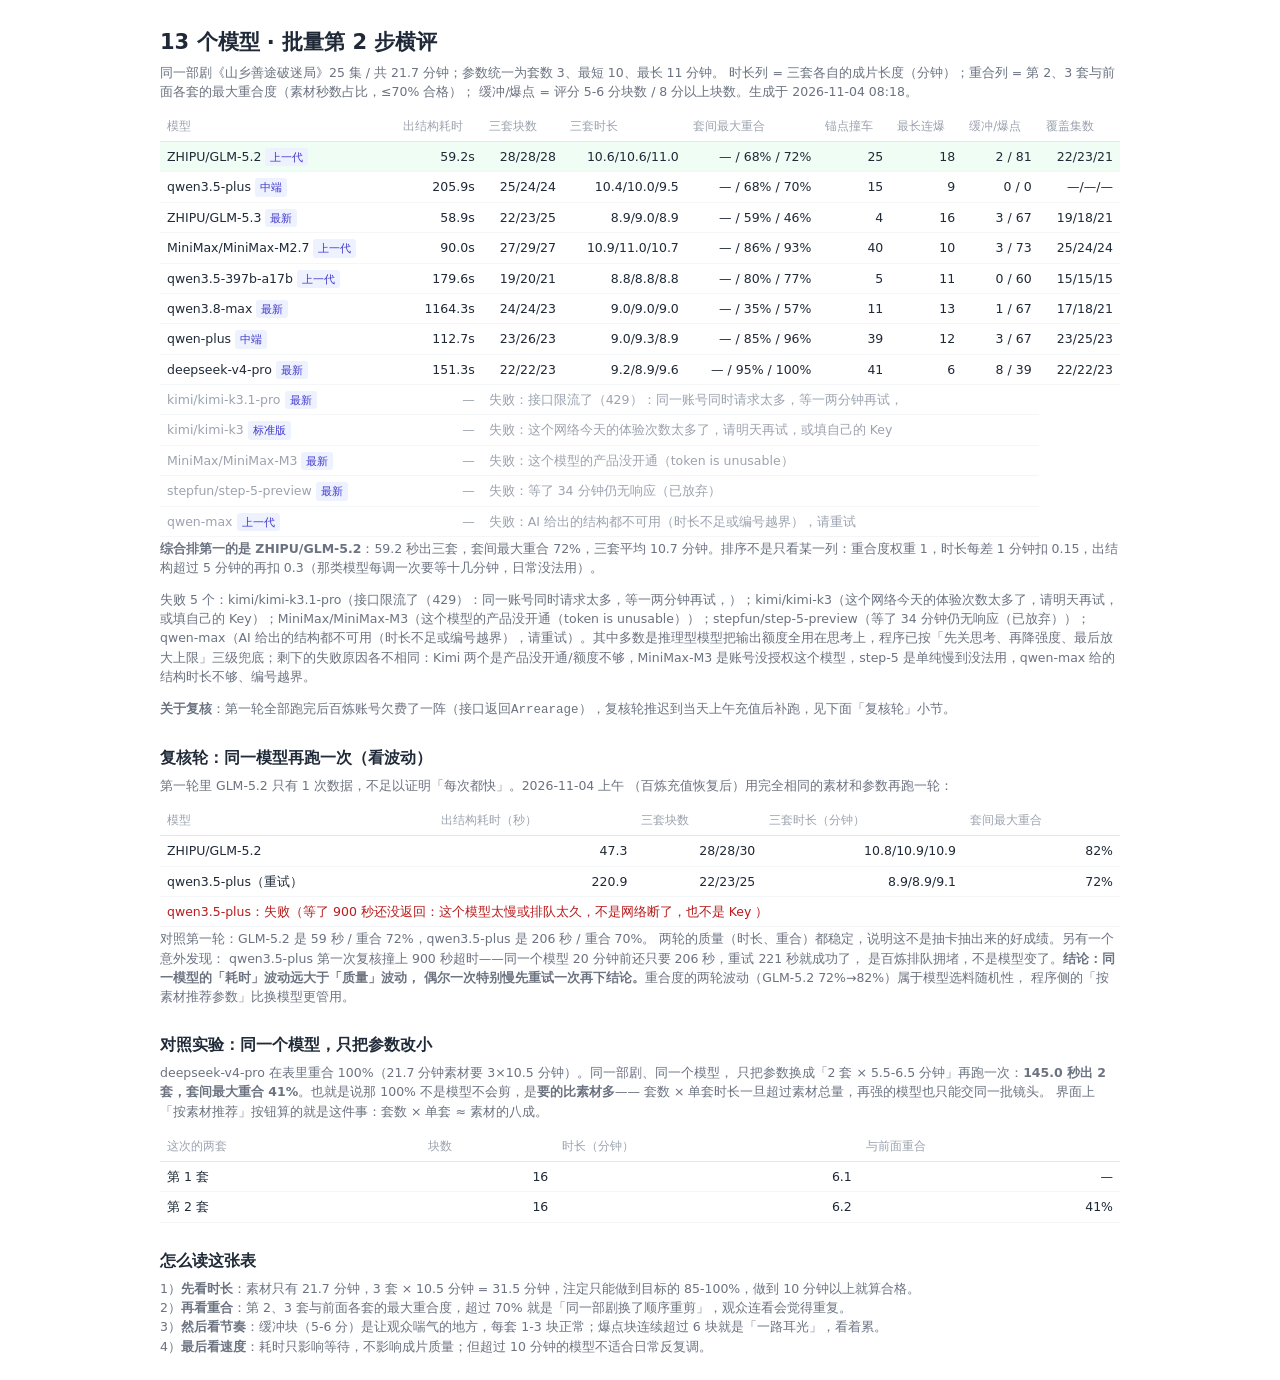
<file: docs/模型对比报告.html>
<!DOCTYPE html><html lang="zh"><head><meta charset="utf-8">
<title>13 个模型 · 批量第 2 步横评</title><style>
body{font-family:system-ui,-apple-system,"Segoe UI","Microsoft YaHei",sans-serif;max-width:960px;
margin:26px auto;padding:0 18px;color:#1f2937;background:#fff;line-height:1.55}
h1{font-size:21px;margin:0 0 4px}
h2{font-size:15.5px;margin:26px 0 6px}
p.note{font-size:12.5px;color:#6b7280;margin:2px 0 12px}
table{border-collapse:collapse;width:100%;font-size:12.5px}
th{font-weight:500;color:#9ca3af;text-align:left;padding:5px 7px;border-bottom:1px solid #e5e7eb;font-size:11.5px;white-space:nowrap}
td{padding:5px 7px;border-bottom:1px solid #f5f6f7;vertical-align:middle}
td.num{text-align:right;font-variant-numeric:tabular-nums;white-space:nowrap}
tr.best td{background:#f0fdf4}
tr.bad td{color:#9ca3af}
.badge{display:inline-block;font-size:10.5px;padding:1px 5px;border-radius:3px;background:#eef2ff;color:#4338ca;margin-left:4px}
.ok{color:#047857}.warn{color:#b45309}.err{color:#b91c1c}
.bar{display:inline-block;height:8px;border-radius:2px;background:#0f6e56;vertical-align:middle}
.barbg{display:inline-block;width:70px;height:8px;border-radius:2px;background:#eef0f2;vertical-align:middle;position:relative}
.bar{position:absolute;left:0;top:0}
</style></head><body>
<h1>13 个模型 · 批量第 2 步横评</h1>
<p class="note">同一部剧《山乡善途破迷局》25 集 / 共 21.7 分钟；参数统一为套数 3、最短 10、最长 11 分钟。
时长列 = 三套各自的成片长度（分钟）；重合列 = 第 2、3 套与前面各套的最大重合度（素材秒数占比，&le;70% 合格）；
缓冲/爆点 = 评分 5-6 分块数 / 8 分以上块数。生成于 2026-11-04 08:18。</p>
<table>
<thead><tr><th>模型</th><th>出结构耗时</th><th>三套块数</th><th>三套时长</th><th>套间最大重合</th>
<th>锚点撞车</th><th>最长连爆</th><th>缓冲/爆点</th><th>覆盖集数</th></tr></thead>
<tbody><tr class="best"><td>ZHIPU/GLM-5.2<span class="badge">上一代</span></td><td class="num">59.2s</td><td class="num">28/28/28</td><td class="num">10.6/10.6/11.0</td><td class="num">— / 68% / 72%</td><td class="num">25</td><td class="num">18</td><td class="num">2 / 81</td><td class="num">22/23/21</td></tr><tr><td>qwen3.5-plus<span class="badge">中端</span></td><td class="num">205.9s</td><td class="num">25/24/24</td><td class="num">10.4/10.0/9.5</td><td class="num">— / 68% / 70%</td><td class="num">15</td><td class="num">9</td><td class="num">0 / 0</td><td class="num">—/—/—</td></tr><tr><td>ZHIPU/GLM-5.3<span class="badge">最新</span></td><td class="num">58.9s</td><td class="num">22/23/25</td><td class="num">8.9/9.0/8.9</td><td class="num">— / 59% / 46%</td><td class="num">4</td><td class="num">16</td><td class="num">3 / 67</td><td class="num">19/18/21</td></tr><tr><td>MiniMax/MiniMax-M2.7<span class="badge">上一代</span></td><td class="num">90.0s</td><td class="num">27/29/27</td><td class="num">10.9/11.0/10.7</td><td class="num">— / 86% / 93%</td><td class="num">40</td><td class="num">10</td><td class="num">3 / 73</td><td class="num">25/24/24</td></tr><tr><td>qwen3.5-397b-a17b<span class="badge">上一代</span></td><td class="num">179.6s</td><td class="num">19/20/21</td><td class="num">8.8/8.8/8.8</td><td class="num">— / 80% / 77%</td><td class="num">5</td><td class="num">11</td><td class="num">0 / 60</td><td class="num">15/15/15</td></tr><tr><td>qwen3.8-max<span class="badge">最新</span></td><td class="num">1164.3s</td><td class="num">24/24/23</td><td class="num">9.0/9.0/9.0</td><td class="num">— / 35% / 57%</td><td class="num">11</td><td class="num">13</td><td class="num">1 / 67</td><td class="num">17/18/21</td></tr><tr><td>qwen-plus<span class="badge">中端</span></td><td class="num">112.7s</td><td class="num">23/26/23</td><td class="num">9.0/9.3/8.9</td><td class="num">— / 85% / 96%</td><td class="num">39</td><td class="num">12</td><td class="num">3 / 67</td><td class="num">23/25/23</td></tr><tr><td>deepseek-v4-pro<span class="badge">最新</span></td><td class="num">151.3s</td><td class="num">22/22/23</td><td class="num">9.2/8.9/9.6</td><td class="num">— / 95% / 100%</td><td class="num">41</td><td class="num">6</td><td class="num">8 / 39</td><td class="num">22/22/23</td></tr><tr class="bad"><td>kimi/kimi-k3.1-pro<span class="badge">最新</span></td><td class="num">—</td><td colspan="6" class="err">失败：接口限流了（429）：同一账号同时请求太多，等一两分钟再试，</td></tr><tr class="bad"><td>kimi/kimi-k3<span class="badge">标准版</span></td><td class="num">—</td><td colspan="6" class="err">失败：这个网络今天的体验次数太多了，请明天再试，或填自己的 Key</td></tr><tr class="bad"><td>MiniMax/MiniMax-M3<span class="badge">最新</span></td><td class="num">—</td><td colspan="6" class="err">失败：这个模型的产品没开通（token is unusable）</td></tr><tr class="bad"><td>stepfun/step-5-preview<span class="badge">最新</span></td><td class="num">—</td><td colspan="6" class="err">失败：等了 34 分钟仍无响应（已放弃）</td></tr><tr class="bad"><td>qwen-max<span class="badge">上一代</span></td><td class="num">—</td><td colspan="6" class="err">失败：AI 给出的结构都不可用（时长不足或编号越界），请重试</td></tr></tbody></table>
<p class='note'><b>综合排第一的是 ZHIPU/GLM-5.2</b>：59.2 秒出三套，套间最大重合 72%，三套平均 10.7 分钟。排序不是只看某一列：重合度权重 1，时长每差 1 分钟扣 0.15，出结构超过 5 分钟的再扣 0.3（那类模型每调一次要等十几分钟，日常没法用）。</p><p class='note'>失败 5 个：kimi/kimi-k3.1-pro（接口限流了（429）：同一账号同时请求太多，等一两分钟再试，）；kimi/kimi-k3（这个网络今天的体验次数太多了，请明天再试，或填自己的 Key）；MiniMax/MiniMax-M3（这个模型的产品没开通（token is unusable））；stepfun/step-5-preview（等了 34 分钟仍无响应（已放弃））；qwen-max（AI 给出的结构都不可用（时长不足或编号越界），请重试）。其中多数是推理型模型把输出额度全用在思考上，程序已按「先关思考、再降强度、最后放大上限」三级兜底；剩下的失败原因各不相同：Kimi 两个是产品没开通/额度不够，MiniMax-M3 是账号没授权这个模型，step-5 是单纯慢到没法用，qwen-max 给的结构时长不够、编号越界。</p><p class='note'><b>关于复核</b>：第一轮全部跑完后百炼账号欠费了一阵（接口返回<code>Arrearage</code>），复核轮推迟到当天上午充值后补跑，见下面「复核轮」小节。</p>
<h2>复核轮：同一模型再跑一次（看波动）</h2>
<p class="note">第一轮里 GLM-5.2 只有 1 次数据，不足以证明「每次都快」。2026-11-04 上午
（百炼充值恢复后）用完全相同的素材和参数再跑一轮：</p>
<table><thead><tr><th>模型</th><th>出结构耗时（秒）</th><th>三套块数</th><th>三套时长（分钟）</th><th>套间最大重合</th></tr></thead>
<tbody><tr><td>ZHIPU/GLM-5.2</td><td class="num">47.3</td><td class="num">28/28/30</td><td class="num">10.8/10.9/10.9</td><td class="num">82%</td></tr><tr><td>qwen3.5-plus（重试）</td><td class="num">220.9</td><td class="num">22/23/25</td><td class="num">8.9/8.9/9.1</td><td class="num">72%</td></tr><tr><td colspan='5' class='err'>qwen3.5-plus：失败（等了 900 秒还没返回：这个模型太慢或排队太久，不是网络断了，也不是 Key ）</td></tr></tbody></table>
<p class="note">对照第一轮：GLM-5.2 是 59 秒 / 重合 72%，qwen3.5-plus 是 206 秒 / 重合 70%。
两轮的质量（时长、重合）都稳定，说明这不是抽卡抽出来的好成绩。另有一个意外发现：
qwen3.5-plus 第一次复核撞上 900 秒超时——同一个模型 20 分钟前还只要 206 秒，重试 221 秒就成功了，
是百炼排队拥堵，不是模型变了。<b>结论：同一模型的「耗时」波动远大于「质量」波动，
偶尔一次特别慢先重试一次再下结论。</b>重合度的两轮波动（GLM-5.2 72%→82%）属于模型选料随机性，
程序侧的「按素材推荐参数」比换模型更管用。</p>
<h2>对照实验：同一个模型，只把参数改小</h2>
<p class="note">deepseek-v4-pro 在表里重合 100%（21.7 分钟素材要 3×10.5 分钟）。同一部剧、同一个模型，
只把参数换成「2 套 × 5.5-6.5 分钟」再跑一次：<b>145.0 秒出 2 套，套间最大重合
41%</b>。也就是说那 100% 不是模型不会剪，是<b>要的比素材多</b>——
套数 × 单套时长一旦超过素材总量，再强的模型也只能交同一批镜头。
界面上「按素材推荐」按钮算的就是这件事：套数 × 单套 ≈ 素材的八成。</p>
<table><thead><tr><th>这次的两套</th><th>块数</th><th>时长（分钟）</th><th>与前面重合</th></tr></thead>
<tbody><tr><td>第 1 套</td><td class="num">16</td><td class="num">6.1</td><td class="num">—</td></tr><tr><td>第 2 套</td><td class="num">16</td><td class="num">6.2</td><td class="num">41%</td></tr></tbody></table>
<h2>怎么读这张表</h2>
<p class="note">
1）<b>先看时长</b>：素材只有 21.7 分钟，3 套 × 10.5 分钟 = 31.5 分钟，注定只能做到目标的 85-100%，做到 10 分钟以上就算合格。<br>
2）<b>再看重合</b>：第 2、3 套与前面各套的最大重合度，超过 70% 就是「同一部剧换了顺序重剪」，观众连看会觉得重复。<br>
3）<b>然后看节奏</b>：缓冲块（5-6 分）是让观众喘气的地方，每套 1-3 块正常；爆点块连续超过 6 块就是「一路耳光」，看着累。<br>
4）<b>最后看速度</b>：耗时只影响等待，不影响成片质量；但超过 10 分钟的模型不适合日常反复调。
</p>
</body></html>
</file>
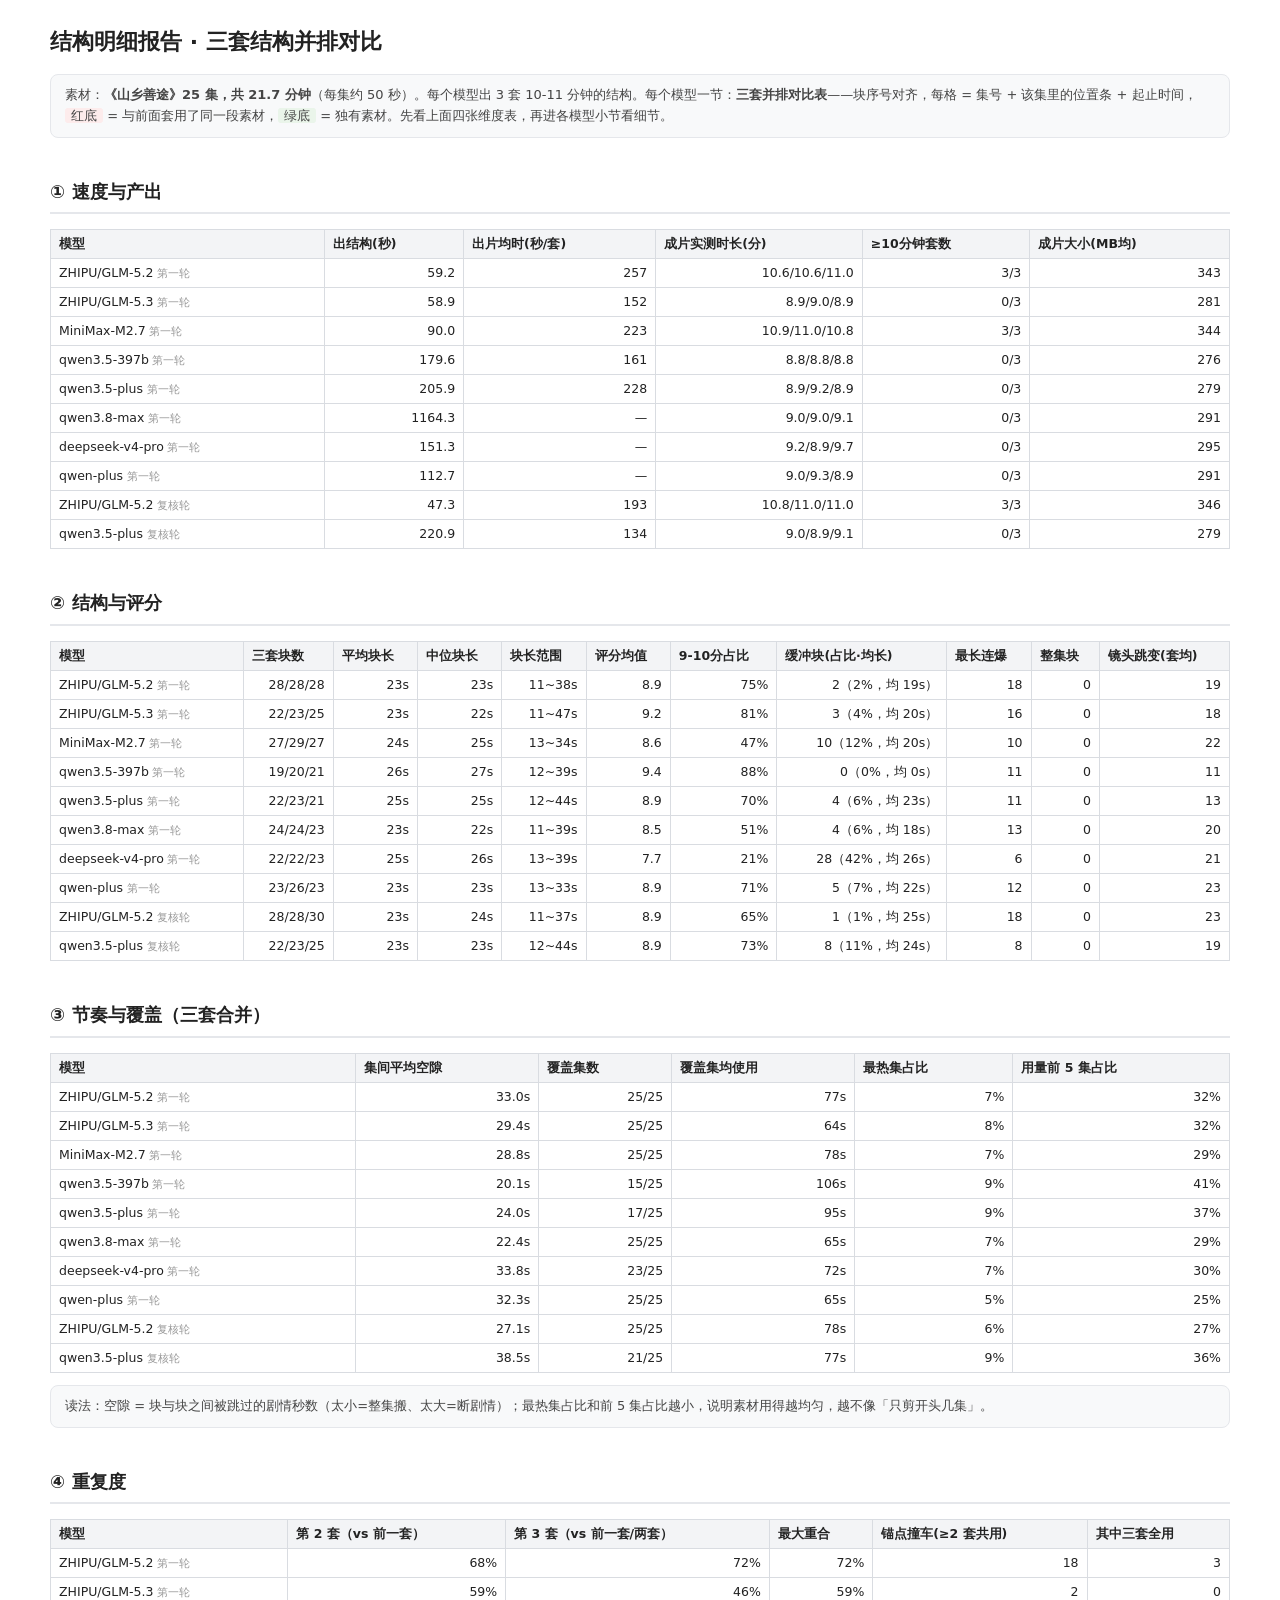
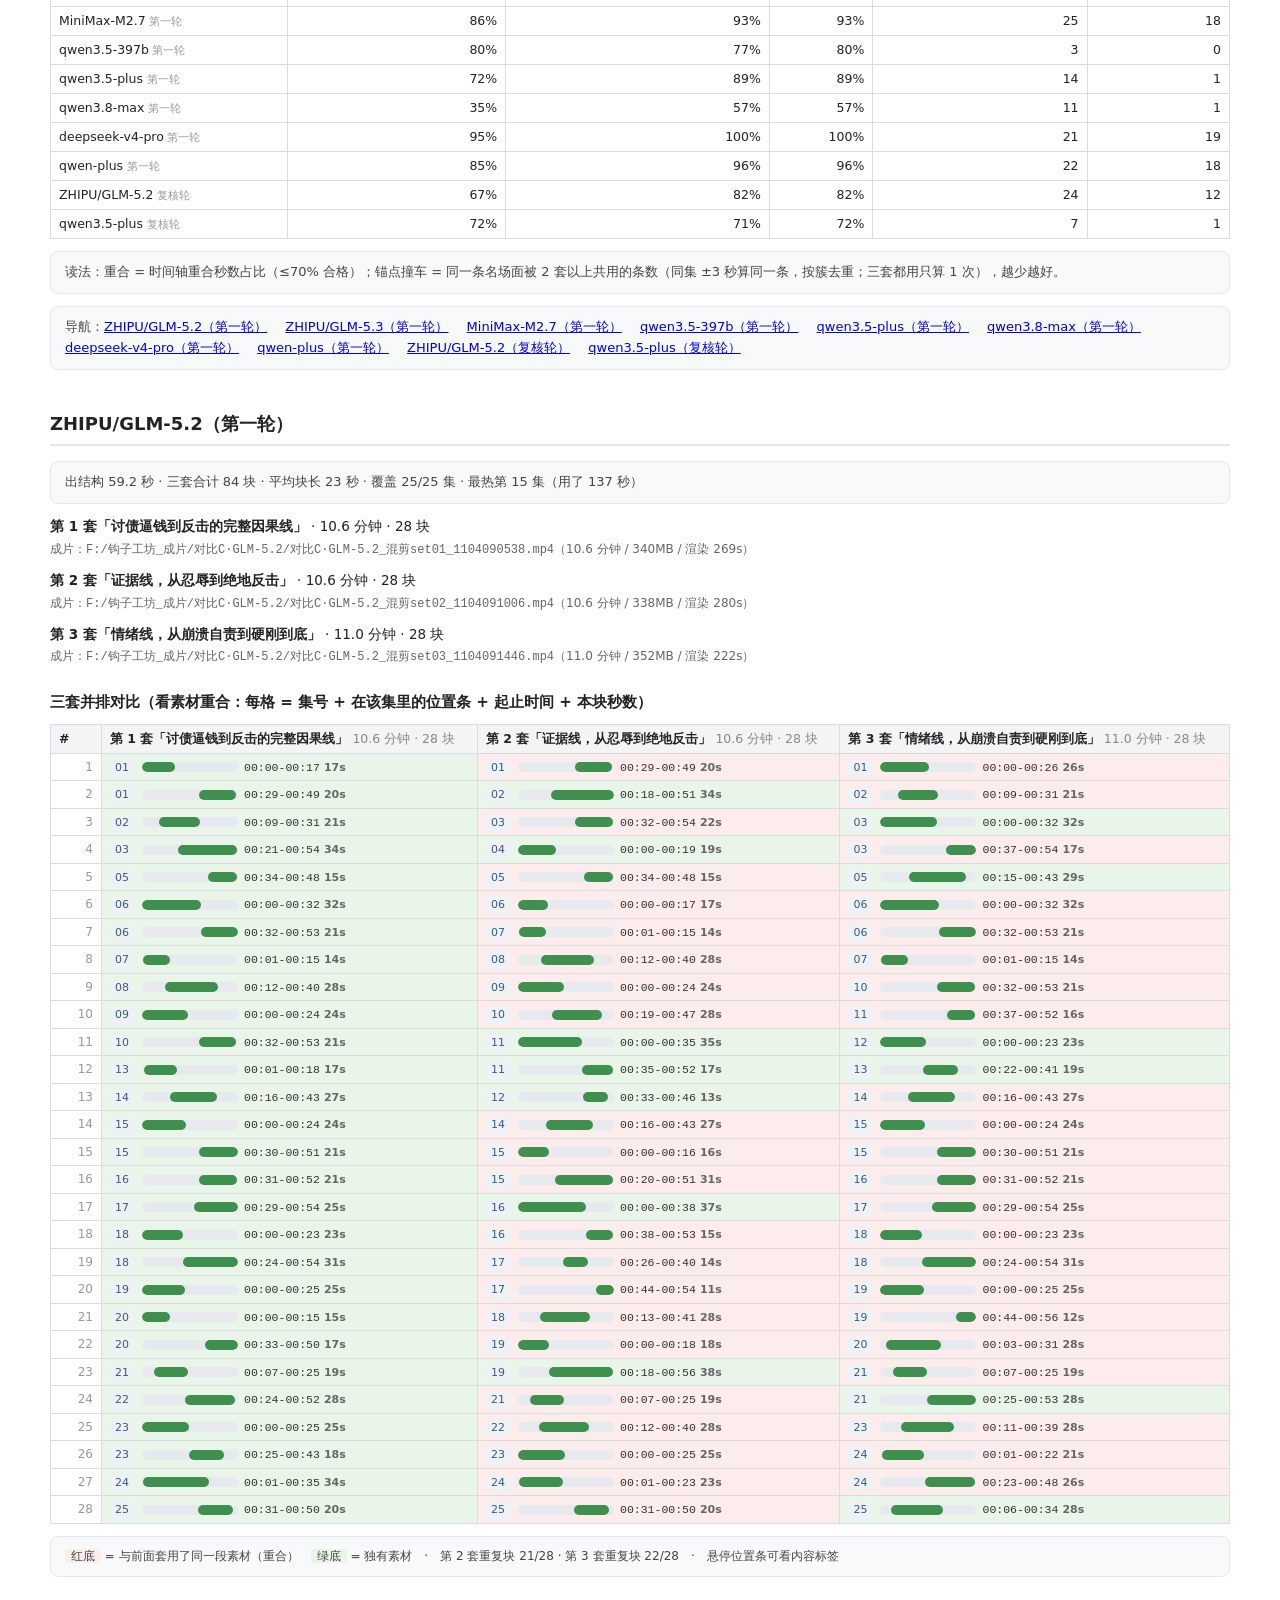
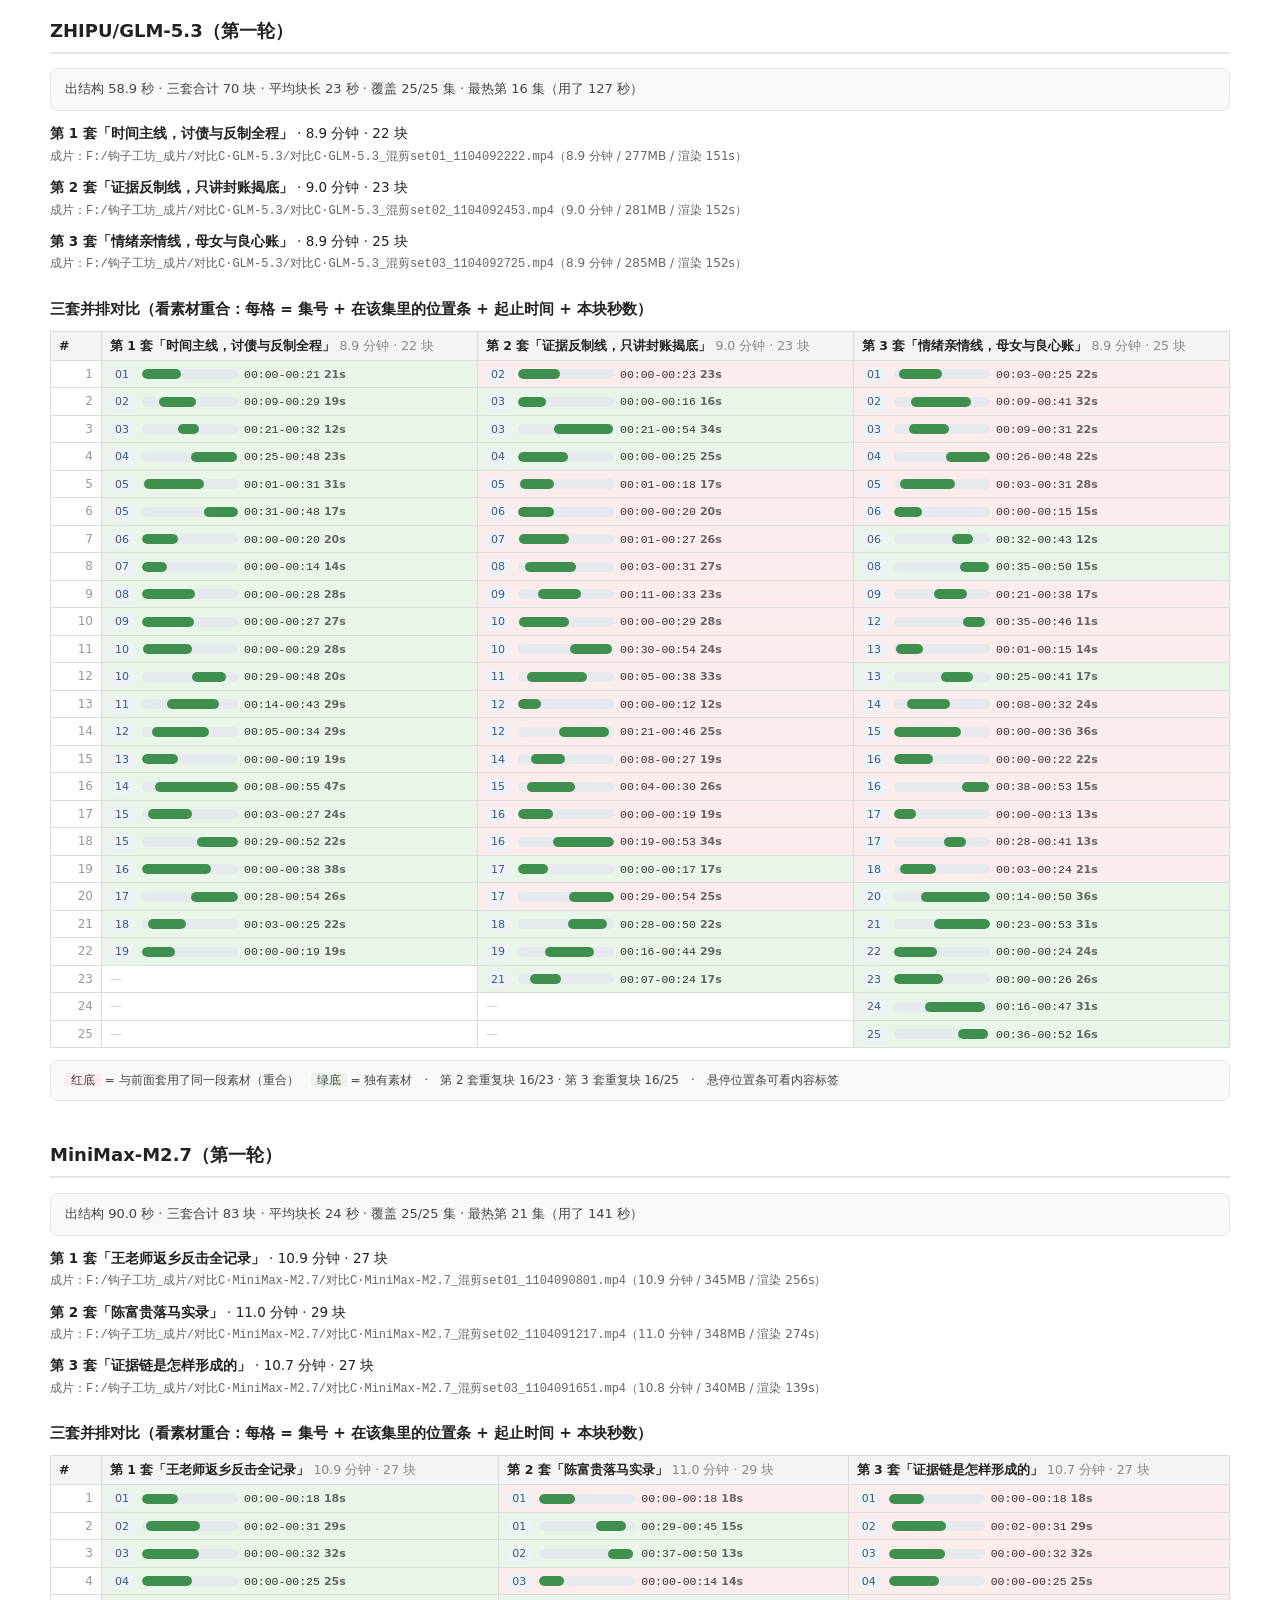
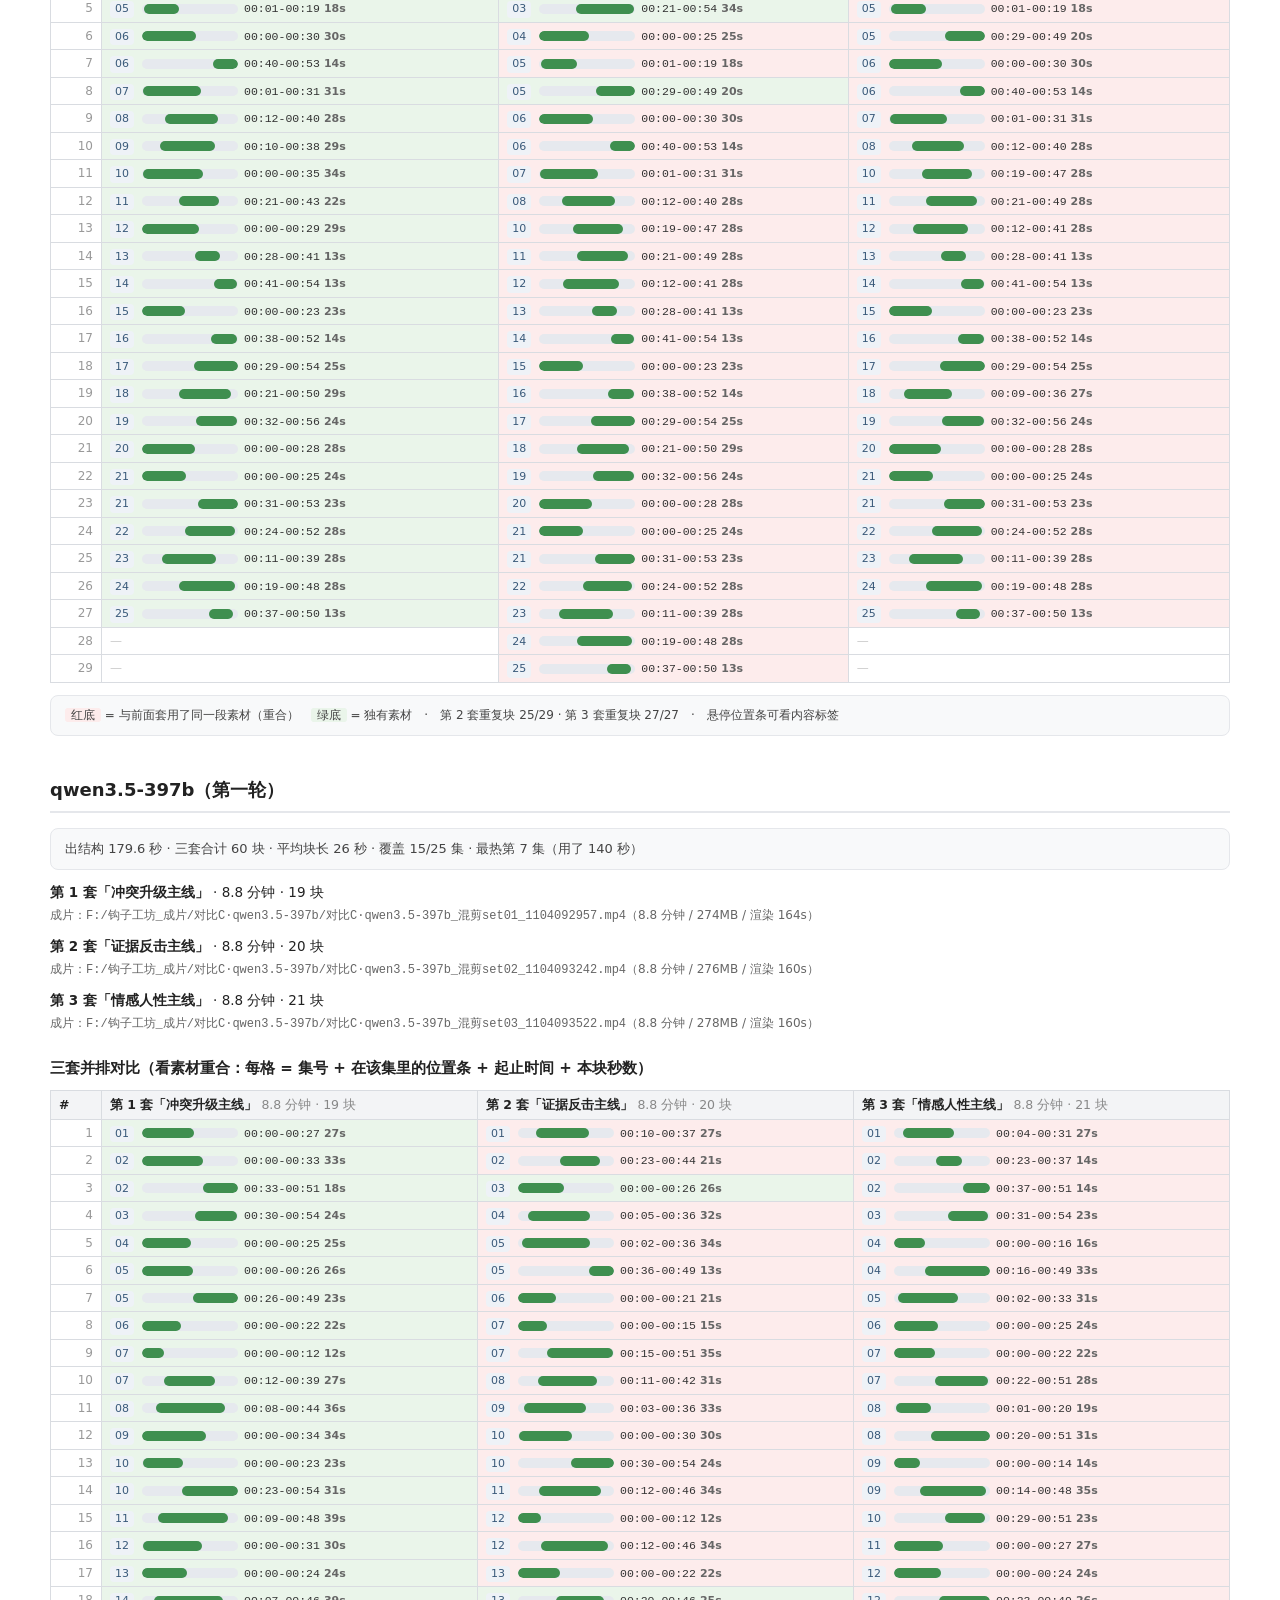
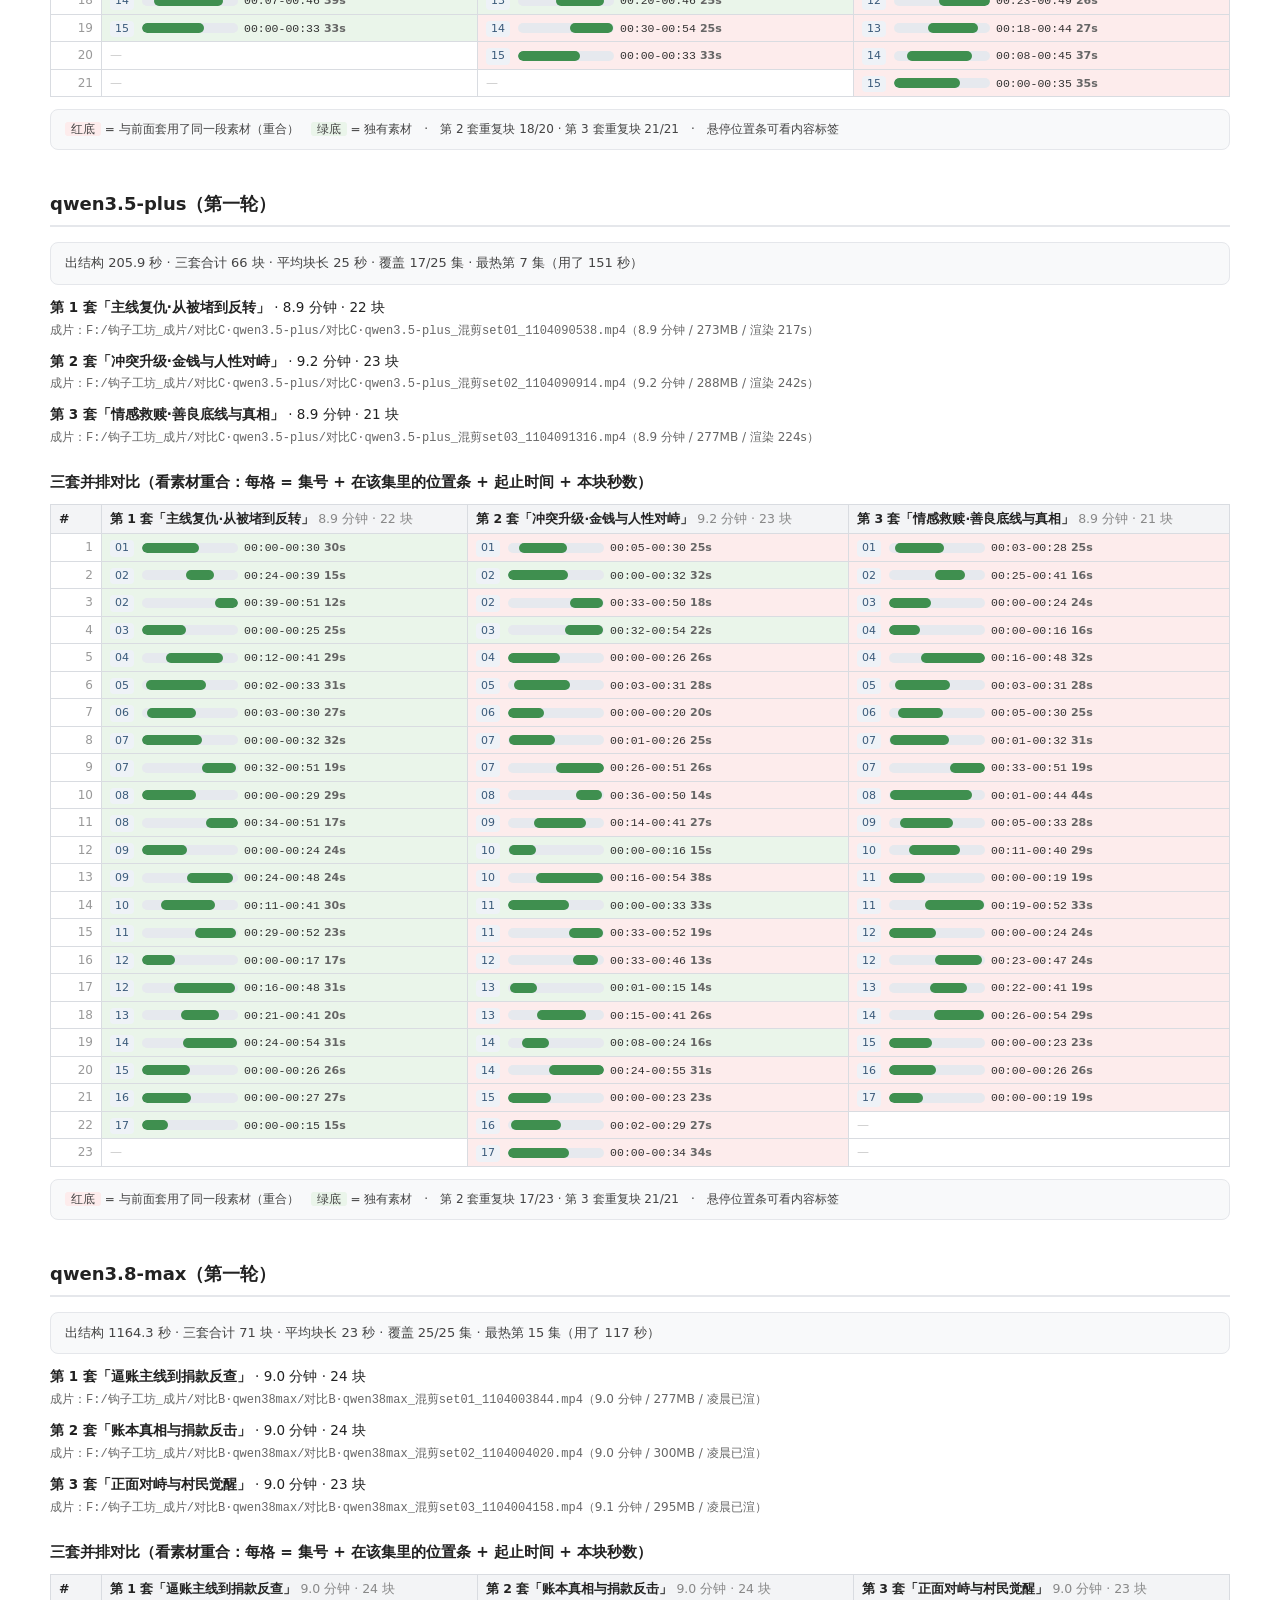
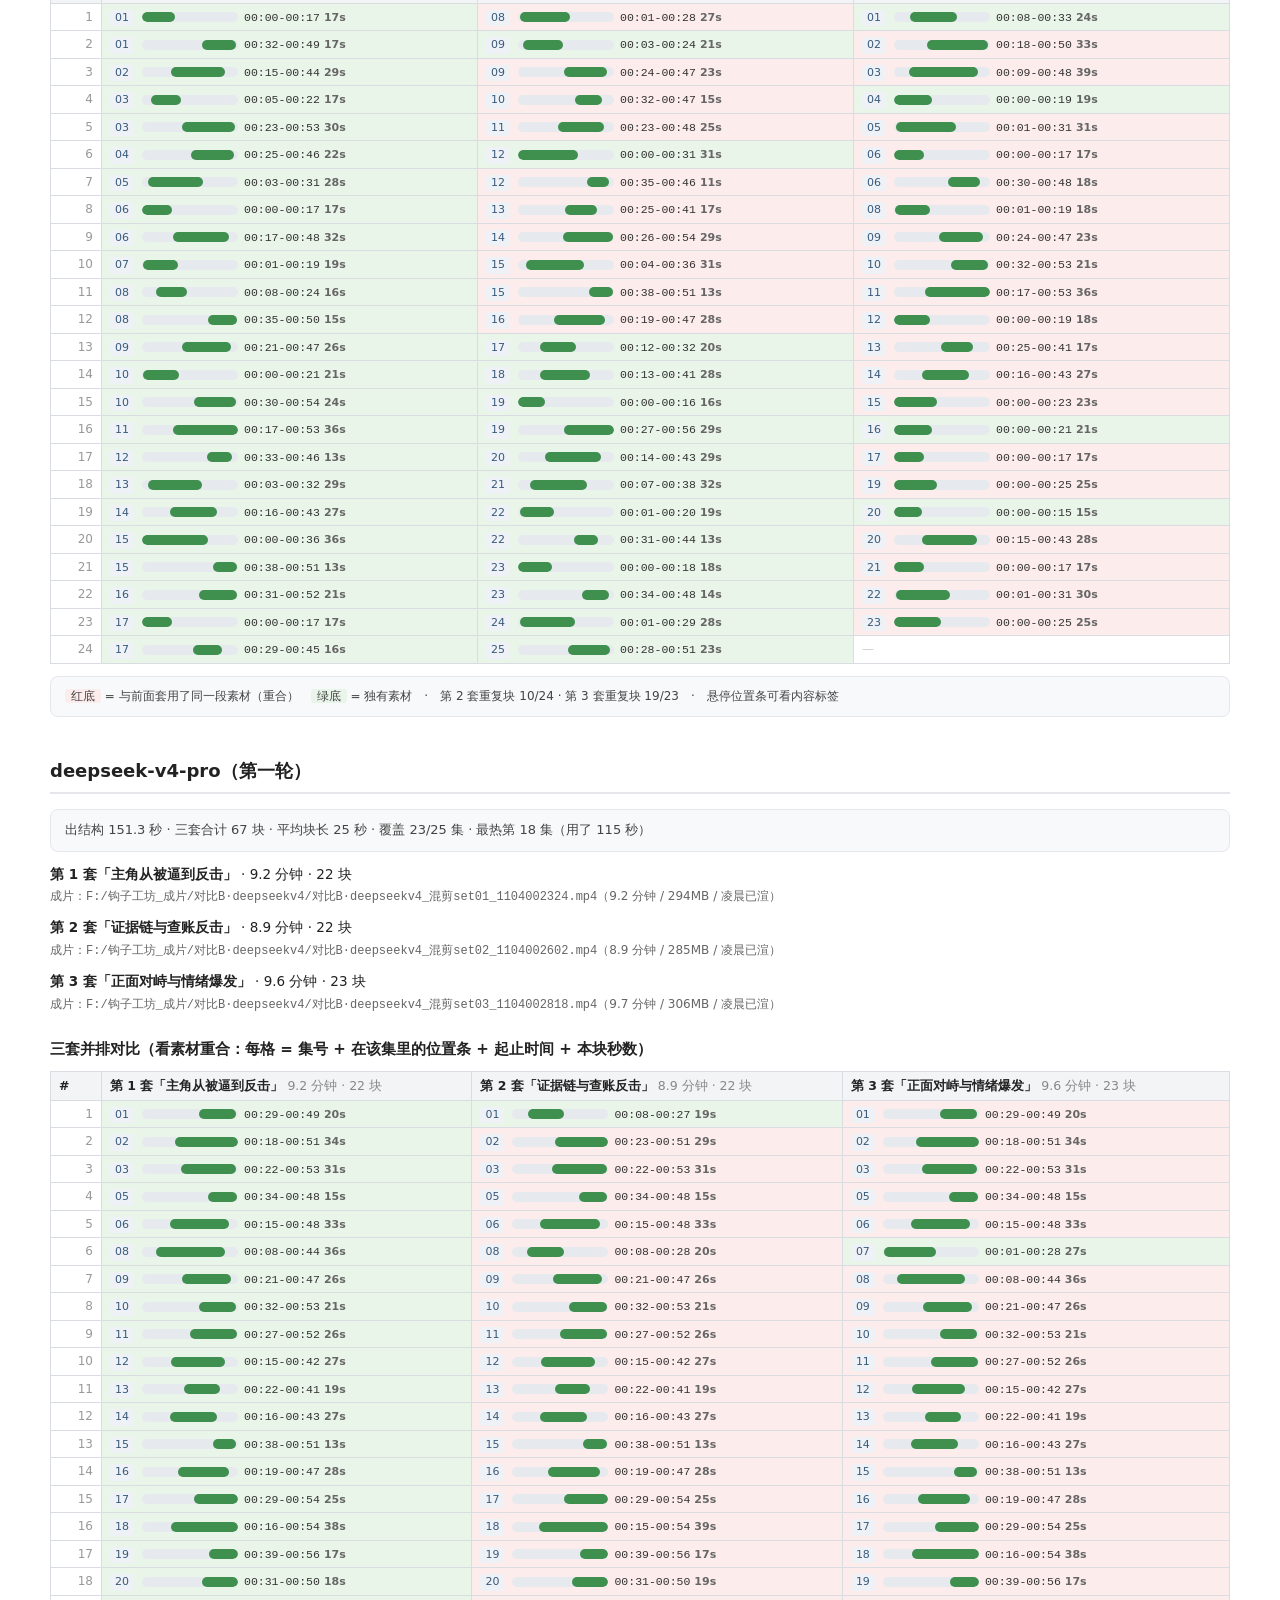
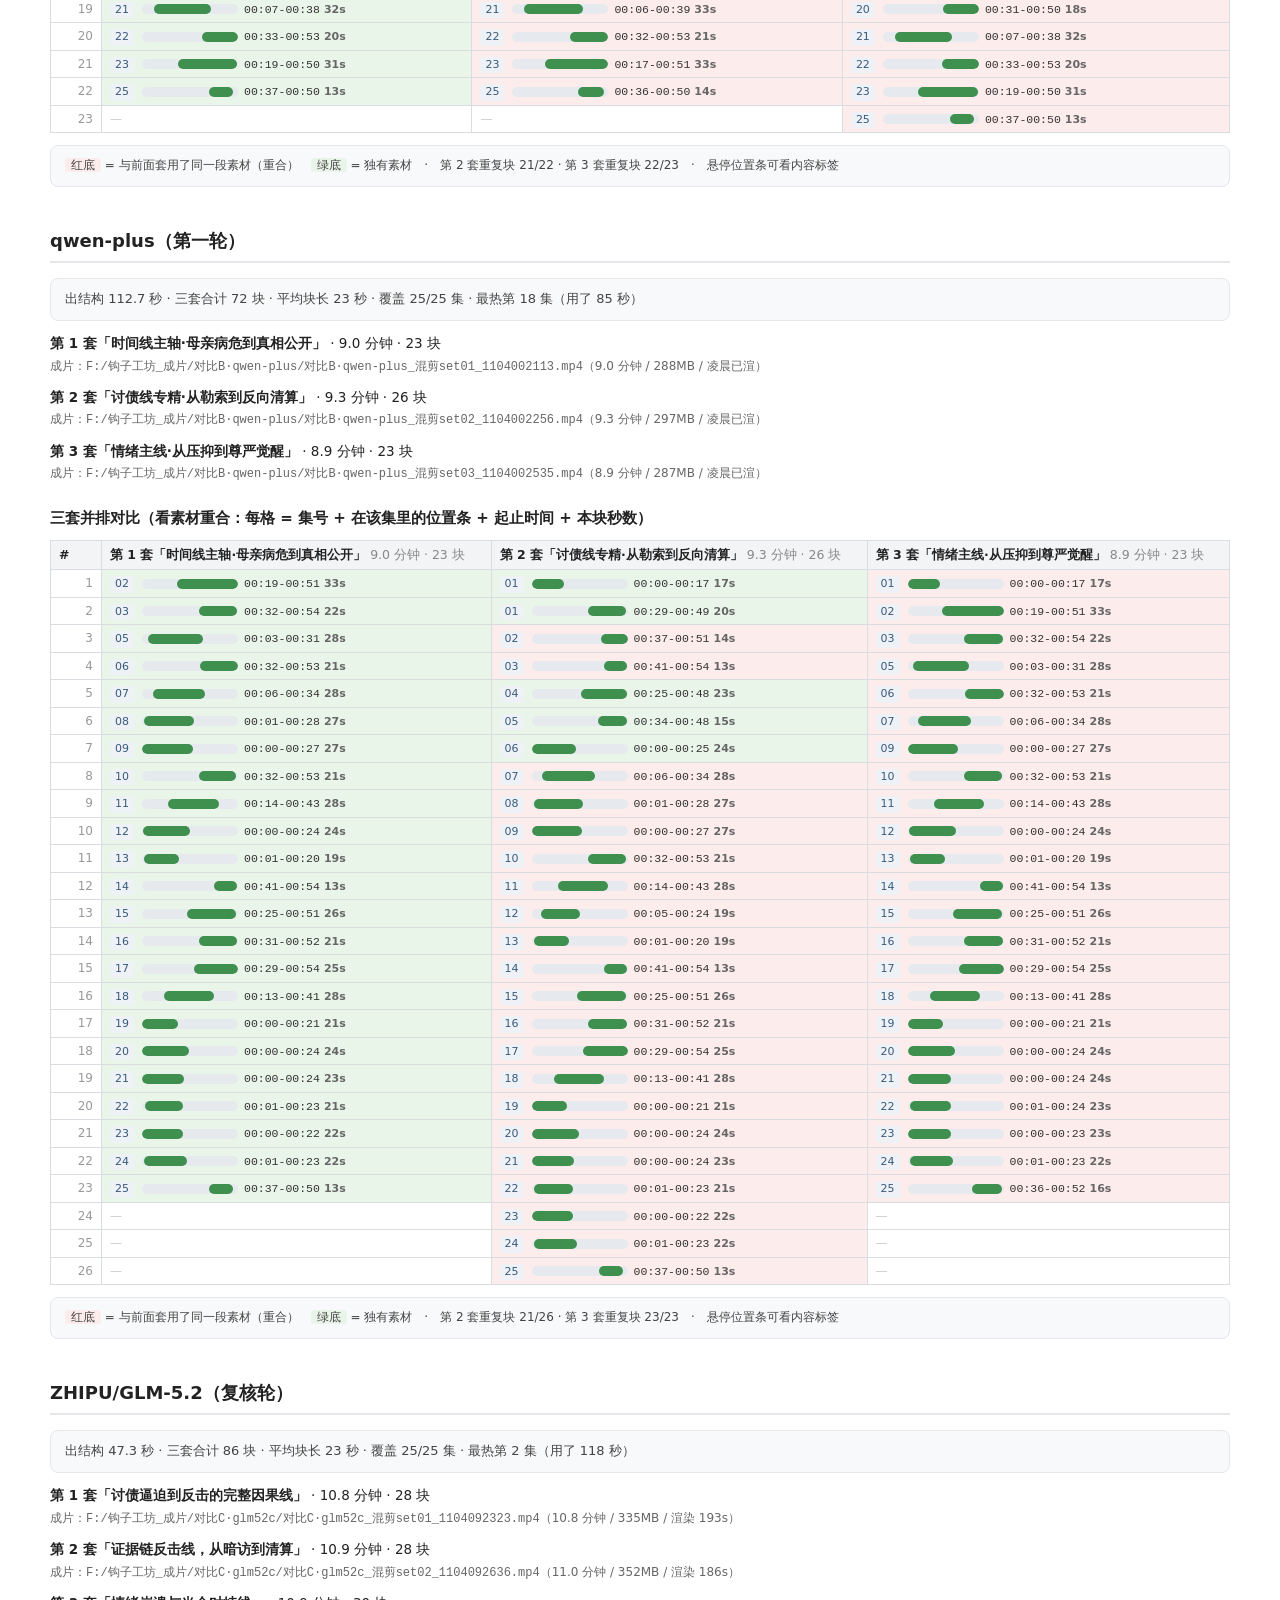
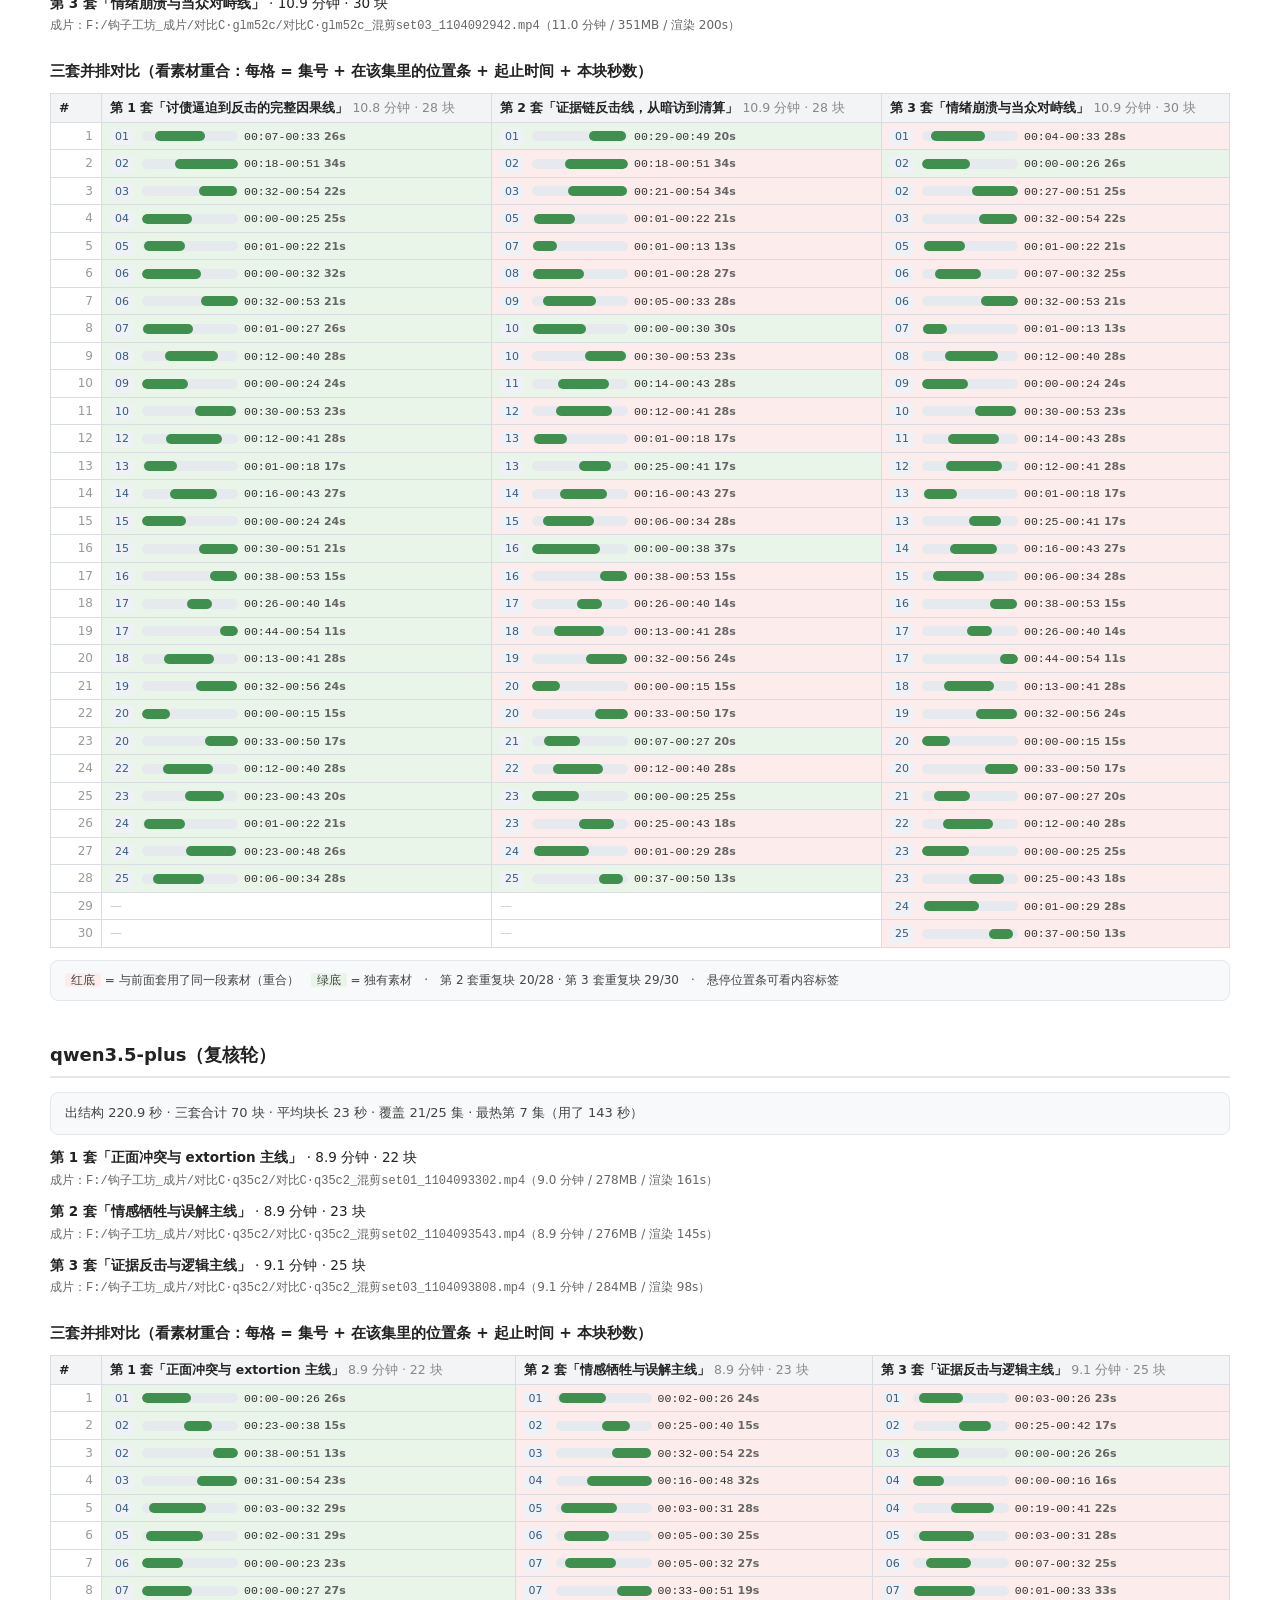
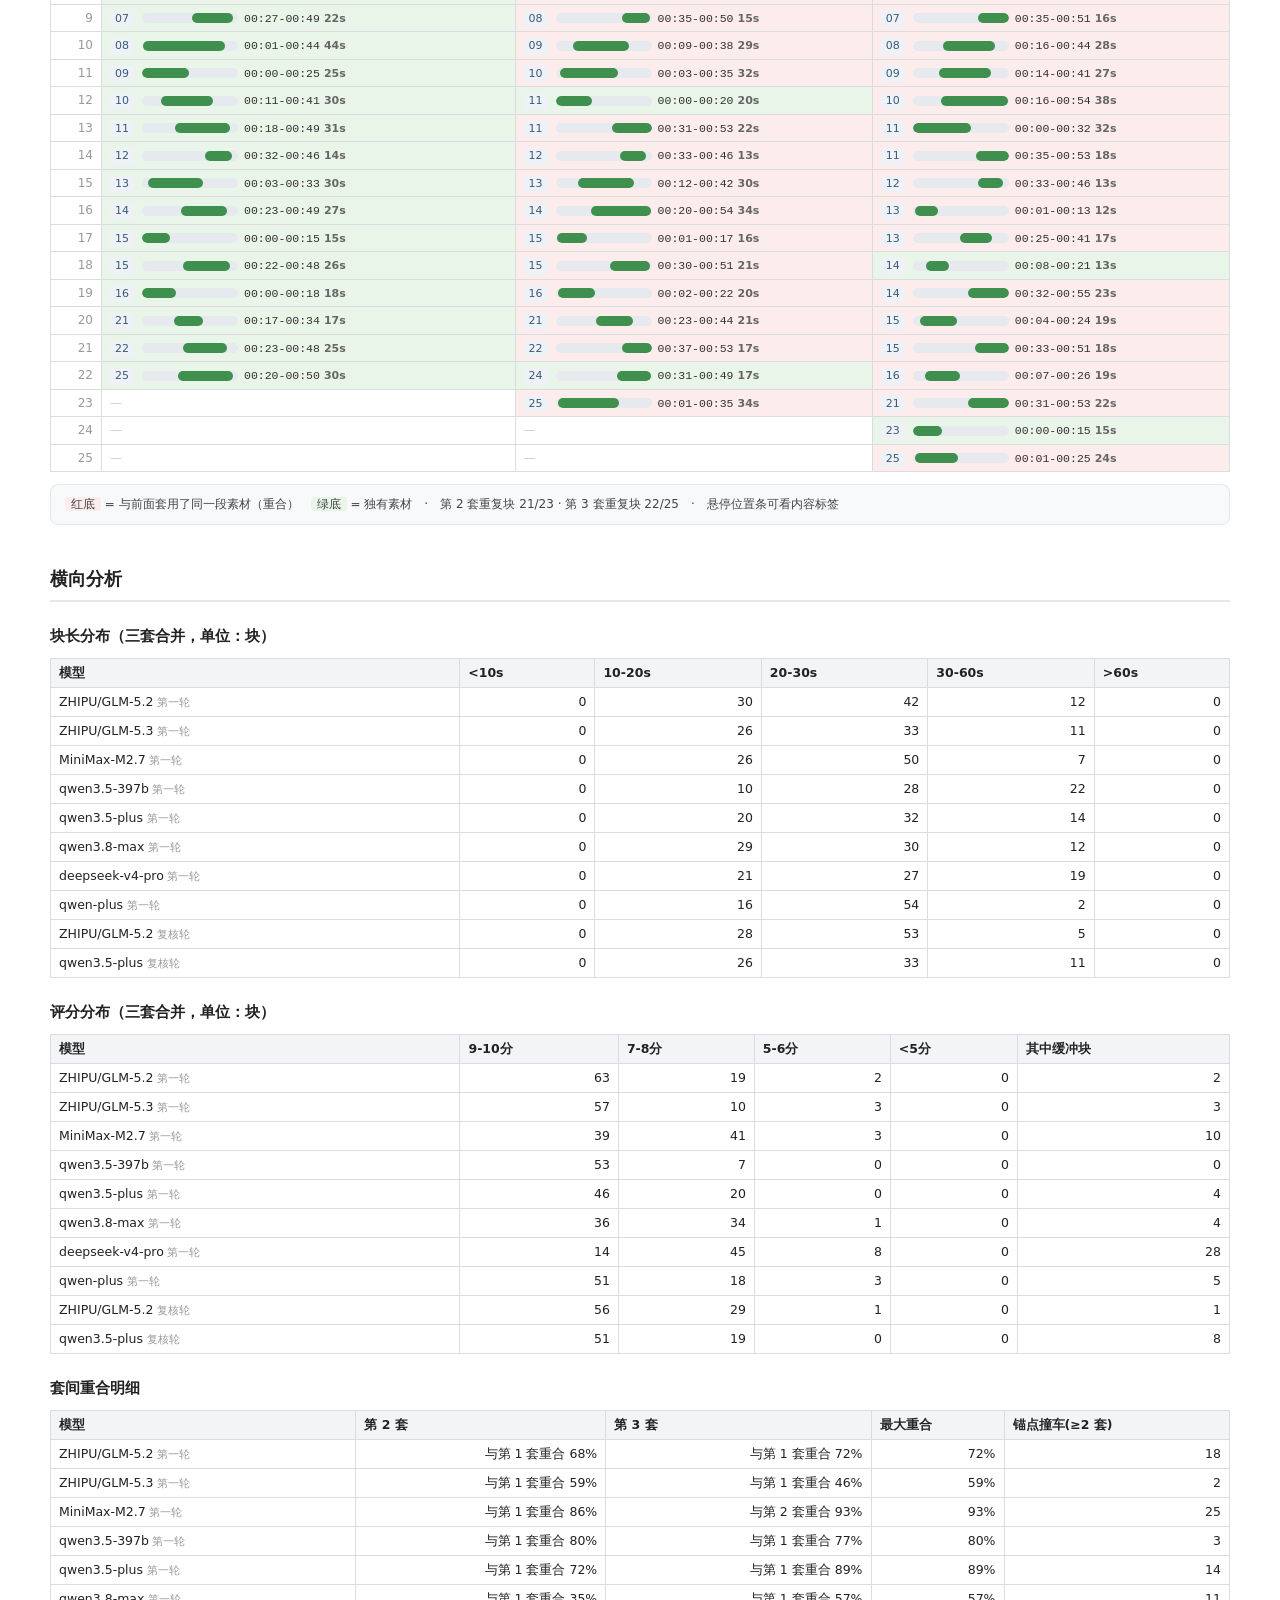
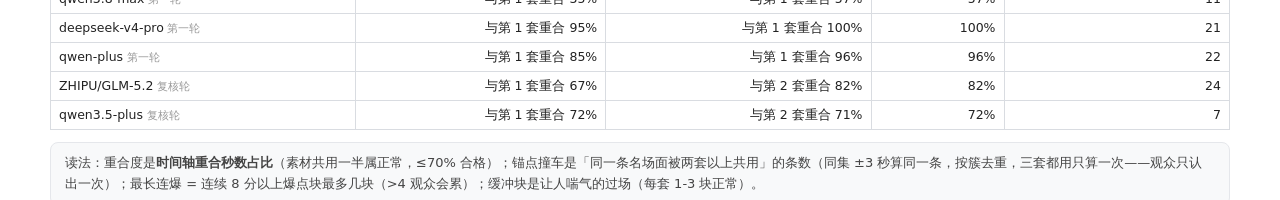
<file: docs/结构明细报告.html>
<!DOCTYPE html><html lang="zh"><head><meta charset="utf-8"><title>结构明细报告</title><style>
body{font-family:'Microsoft YaHei',system-ui,sans-serif;margin:24px auto;max-width:1180px;
     color:#222;background:#fff;line-height:1.6}
h1{font-size:22px} h2{font-size:18px;margin-top:40px;border-bottom:2px solid #e5e7eb;padding-bottom:6px}
h3{font-size:15px;margin:22px 0 8px}
table{border-collapse:collapse;width:100%;font-size:12.5px;margin:10px 0}
th,td{border:1px solid #d9dce1;padding:4px 8px;text-align:left;vertical-align:top}
th{background:#f3f4f6;font-weight:600}
td.num{text-align:right;font-variant-numeric:tabular-nums}
.note{background:#f8f9fa;border:1px solid #e5e7eb;border-radius:8px;padding:10px 14px;
      font-size:13px;color:#444;margin:12px 0}
.legend span{display:inline-block;padding:1px 10px;border-radius:4px;margin-right:8px;
             font-size:12px;color:#fff}
a.nav{margin-right:14px;font-size:13px}
/* 三套并排对比表 */
table.sb td{font-size:12px;line-height:1.5}
table.dup{font-size:11.5px}
table.dup th,table.dup td{padding:3px 5px;min-width:30px}
table.dup tbody tr td:first-child{border-left:3px solid #cbd2da}
table.dup thead th{background:#f3f4f6}
table.sb .sb-ep{display:inline-block;background:#eef2f7;border-radius:4px;padding:0 5px;
                font-size:11px;color:#3a5a7a;margin-right:2px}
.sb-label{color:#555}
table.sb tr:nth-child(even) td{background:transparent}
/* 集内位置条（并排表用）：灰轨 + 深绿段，与行式清单同款视觉 */
.sb-bar{display:inline-block;width:96px;height:10px;background:#e6e9ee;border-radius:5px;
        position:relative;vertical-align:middle;margin:0 6px;overflow:hidden;flex:none}
.sb-bar i{position:absolute;top:0;bottom:0;background:#3f8f4f;border-radius:5px}
.sb-bar i:hover{background:#2c6e3a}
table.sb code{background:none;padding:0;font-size:11.5px;color:#333;
              font-variant-numeric:tabular-nums}
.sb-dur{display:inline-block;min-width:30px;margin-left:4px;font-size:11px;color:#666;
        font-variant-numeric:tabular-nums;font-weight:600}
</style></head><body><h1>结构明细报告 · 三套结构并排对比</h1><p class="note">素材：<b>《山乡善途》25 集，共 21.7 分钟</b>（每集约 50 秒）。每个模型出 3 套 10-11 分钟的结构。每个模型一节：<b>三套并排对比表</b>——块序号对齐，每格 = 集号 + 该集里的位置条 + 起止时间，<span style="background:#fdecec;padding:0 6px;border-radius:3px">红底</span> = 与前面套用了同一段素材，<span style="background:#eaf5ea;padding:0 6px;border-radius:3px">绿底</span> = 独有素材。先看上面四张维度表，再进各模型小节看细节。</p><h2>① 速度与产出</h2><table><thead><tr><th>模型</th><th>出结构(秒)</th><th>出片均时(秒/套)</th><th>成片实测时长(分)</th><th>≥10分钟套数</th><th>成片大小(MB均)</th></tr></thead><tbody><tr><td>ZHIPU/GLM-5.2<span style="color:#999;font-size:11px"> 第一轮</span></td><td class='num'>59.2</td><td class="num">257</td><td class="num">10.6/10.6/11.0</td><td class="num">3/3</td><td class="num">343</td></tr><tr><td>ZHIPU/GLM-5.3<span style="color:#999;font-size:11px"> 第一轮</span></td><td class='num'>58.9</td><td class="num">152</td><td class="num">8.9/9.0/8.9</td><td class="num">0/3</td><td class="num">281</td></tr><tr><td>MiniMax-M2.7<span style="color:#999;font-size:11px"> 第一轮</span></td><td class='num'>90.0</td><td class="num">223</td><td class="num">10.9/11.0/10.8</td><td class="num">3/3</td><td class="num">344</td></tr><tr><td>qwen3.5-397b<span style="color:#999;font-size:11px"> 第一轮</span></td><td class='num'>179.6</td><td class="num">161</td><td class="num">8.8/8.8/8.8</td><td class="num">0/3</td><td class="num">276</td></tr><tr><td>qwen3.5-plus<span style="color:#999;font-size:11px"> 第一轮</span></td><td class='num'>205.9</td><td class="num">228</td><td class="num">8.9/9.2/8.9</td><td class="num">0/3</td><td class="num">279</td></tr><tr><td>qwen3.8-max<span style="color:#999;font-size:11px"> 第一轮</span></td><td class='num'>1164.3</td><td class="num">—</td><td class="num">9.0/9.0/9.1</td><td class="num">0/3</td><td class="num">291</td></tr><tr><td>deepseek-v4-pro<span style="color:#999;font-size:11px"> 第一轮</span></td><td class='num'>151.3</td><td class="num">—</td><td class="num">9.2/8.9/9.7</td><td class="num">0/3</td><td class="num">295</td></tr><tr><td>qwen-plus<span style="color:#999;font-size:11px"> 第一轮</span></td><td class='num'>112.7</td><td class="num">—</td><td class="num">9.0/9.3/8.9</td><td class="num">0/3</td><td class="num">291</td></tr><tr><td>ZHIPU/GLM-5.2<span style="color:#999;font-size:11px"> 复核轮</span></td><td class='num'>47.3</td><td class="num">193</td><td class="num">10.8/11.0/11.0</td><td class="num">3/3</td><td class="num">346</td></tr><tr><td>qwen3.5-plus<span style="color:#999;font-size:11px"> 复核轮</span></td><td class='num'>220.9</td><td class="num">134</td><td class="num">9.0/8.9/9.1</td><td class="num">0/3</td><td class="num">279</td></tr></tbody></table><h2>② 结构与评分</h2><table><thead><tr><th>模型</th><th>三套块数</th><th>平均块长</th><th>中位块长</th><th>块长范围</th><th>评分均值</th><th>9-10分占比</th><th>缓冲块(占比·均长)</th><th>最长连爆</th><th>整集块</th><th>镜头跳变(套均)</th></tr></thead><tbody><tr><td>ZHIPU/GLM-5.2<span style="color:#999;font-size:11px"> 第一轮</span></td><td class="num">28/28/28</td><td class="num">23s</td><td class="num">23s</td><td class="num">11~38s</td><td class="num">8.9</td><td class="num">75%</td><td class="num">2（2%，均 19s）</td><td class="num">18</td><td class="num">0</td><td class="num">19</td></tr><tr><td>ZHIPU/GLM-5.3<span style="color:#999;font-size:11px"> 第一轮</span></td><td class="num">22/23/25</td><td class="num">23s</td><td class="num">22s</td><td class="num">11~47s</td><td class="num">9.2</td><td class="num">81%</td><td class="num">3（4%，均 20s）</td><td class="num">16</td><td class="num">0</td><td class="num">18</td></tr><tr><td>MiniMax-M2.7<span style="color:#999;font-size:11px"> 第一轮</span></td><td class="num">27/29/27</td><td class="num">24s</td><td class="num">25s</td><td class="num">13~34s</td><td class="num">8.6</td><td class="num">47%</td><td class="num">10（12%，均 20s）</td><td class="num">10</td><td class="num">0</td><td class="num">22</td></tr><tr><td>qwen3.5-397b<span style="color:#999;font-size:11px"> 第一轮</span></td><td class="num">19/20/21</td><td class="num">26s</td><td class="num">27s</td><td class="num">12~39s</td><td class="num">9.4</td><td class="num">88%</td><td class="num">0（0%，均 0s）</td><td class="num">11</td><td class="num">0</td><td class="num">11</td></tr><tr><td>qwen3.5-plus<span style="color:#999;font-size:11px"> 第一轮</span></td><td class="num">22/23/21</td><td class="num">25s</td><td class="num">25s</td><td class="num">12~44s</td><td class="num">8.9</td><td class="num">70%</td><td class="num">4（6%，均 23s）</td><td class="num">11</td><td class="num">0</td><td class="num">13</td></tr><tr><td>qwen3.8-max<span style="color:#999;font-size:11px"> 第一轮</span></td><td class="num">24/24/23</td><td class="num">23s</td><td class="num">22s</td><td class="num">11~39s</td><td class="num">8.5</td><td class="num">51%</td><td class="num">4（6%，均 18s）</td><td class="num">13</td><td class="num">0</td><td class="num">20</td></tr><tr><td>deepseek-v4-pro<span style="color:#999;font-size:11px"> 第一轮</span></td><td class="num">22/22/23</td><td class="num">25s</td><td class="num">26s</td><td class="num">13~39s</td><td class="num">7.7</td><td class="num">21%</td><td class="num">28（42%，均 26s）</td><td class="num">6</td><td class="num">0</td><td class="num">21</td></tr><tr><td>qwen-plus<span style="color:#999;font-size:11px"> 第一轮</span></td><td class="num">23/26/23</td><td class="num">23s</td><td class="num">23s</td><td class="num">13~33s</td><td class="num">8.9</td><td class="num">71%</td><td class="num">5（7%，均 22s）</td><td class="num">12</td><td class="num">0</td><td class="num">23</td></tr><tr><td>ZHIPU/GLM-5.2<span style="color:#999;font-size:11px"> 复核轮</span></td><td class="num">28/28/30</td><td class="num">23s</td><td class="num">24s</td><td class="num">11~37s</td><td class="num">8.9</td><td class="num">65%</td><td class="num">1（1%，均 25s）</td><td class="num">18</td><td class="num">0</td><td class="num">23</td></tr><tr><td>qwen3.5-plus<span style="color:#999;font-size:11px"> 复核轮</span></td><td class="num">22/23/25</td><td class="num">23s</td><td class="num">23s</td><td class="num">12~44s</td><td class="num">8.9</td><td class="num">73%</td><td class="num">8（11%，均 24s）</td><td class="num">8</td><td class="num">0</td><td class="num">19</td></tr></tbody></table><h2>③ 节奏与覆盖（三套合并）</h2><table><thead><tr><th>模型</th><th>集间平均空隙</th><th>覆盖集数</th><th>覆盖集均使用</th><th>最热集占比</th><th>用量前 5 集占比</th></tr></thead><tbody><tr><td>ZHIPU/GLM-5.2<span style="color:#999;font-size:11px"> 第一轮</span></td><td class="num">33.0s</td><td class="num">25/25</td><td class="num">77s</td><td class="num">7%</td><td class="num">32%</td></tr><tr><td>ZHIPU/GLM-5.3<span style="color:#999;font-size:11px"> 第一轮</span></td><td class="num">29.4s</td><td class="num">25/25</td><td class="num">64s</td><td class="num">8%</td><td class="num">32%</td></tr><tr><td>MiniMax-M2.7<span style="color:#999;font-size:11px"> 第一轮</span></td><td class="num">28.8s</td><td class="num">25/25</td><td class="num">78s</td><td class="num">7%</td><td class="num">29%</td></tr><tr><td>qwen3.5-397b<span style="color:#999;font-size:11px"> 第一轮</span></td><td class="num">20.1s</td><td class="num">15/25</td><td class="num">106s</td><td class="num">9%</td><td class="num">41%</td></tr><tr><td>qwen3.5-plus<span style="color:#999;font-size:11px"> 第一轮</span></td><td class="num">24.0s</td><td class="num">17/25</td><td class="num">95s</td><td class="num">9%</td><td class="num">37%</td></tr><tr><td>qwen3.8-max<span style="color:#999;font-size:11px"> 第一轮</span></td><td class="num">22.4s</td><td class="num">25/25</td><td class="num">65s</td><td class="num">7%</td><td class="num">29%</td></tr><tr><td>deepseek-v4-pro<span style="color:#999;font-size:11px"> 第一轮</span></td><td class="num">33.8s</td><td class="num">23/25</td><td class="num">72s</td><td class="num">7%</td><td class="num">30%</td></tr><tr><td>qwen-plus<span style="color:#999;font-size:11px"> 第一轮</span></td><td class="num">32.3s</td><td class="num">25/25</td><td class="num">65s</td><td class="num">5%</td><td class="num">25%</td></tr><tr><td>ZHIPU/GLM-5.2<span style="color:#999;font-size:11px"> 复核轮</span></td><td class="num">27.1s</td><td class="num">25/25</td><td class="num">78s</td><td class="num">6%</td><td class="num">27%</td></tr><tr><td>qwen3.5-plus<span style="color:#999;font-size:11px"> 复核轮</span></td><td class="num">38.5s</td><td class="num">21/25</td><td class="num">77s</td><td class="num">9%</td><td class="num">36%</td></tr></tbody></table><p class="note">读法：空隙 = 块与块之间被跳过的剧情秒数（太小=整集搬、太大=断剧情）；最热集占比和前 5 集占比越小，说明素材用得越均匀，越不像「只剪开头几集」。</p><h2>④ 重复度</h2><table><thead><tr><th>模型</th><th>第 2 套（vs 前一套）</th><th>第 3 套（vs 前一套/两套）</th><th>最大重合</th><th>锚点撞车(≥2 套共用)</th><th>其中三套全用</th></tr></thead><tbody><tr><td>ZHIPU/GLM-5.2<span style="color:#999;font-size:11px"> 第一轮</span></td><td class="num">68%</td><td class="num">72%</td><td class="num">72%</td><td class="num">18</td><td class="num">3</td></tr><tr><td>ZHIPU/GLM-5.3<span style="color:#999;font-size:11px"> 第一轮</span></td><td class="num">59%</td><td class="num">46%</td><td class="num">59%</td><td class="num">2</td><td class="num">0</td></tr><tr><td>MiniMax-M2.7<span style="color:#999;font-size:11px"> 第一轮</span></td><td class="num">86%</td><td class="num">93%</td><td class="num">93%</td><td class="num">25</td><td class="num">18</td></tr><tr><td>qwen3.5-397b<span style="color:#999;font-size:11px"> 第一轮</span></td><td class="num">80%</td><td class="num">77%</td><td class="num">80%</td><td class="num">3</td><td class="num">0</td></tr><tr><td>qwen3.5-plus<span style="color:#999;font-size:11px"> 第一轮</span></td><td class="num">72%</td><td class="num">89%</td><td class="num">89%</td><td class="num">14</td><td class="num">1</td></tr><tr><td>qwen3.8-max<span style="color:#999;font-size:11px"> 第一轮</span></td><td class="num">35%</td><td class="num">57%</td><td class="num">57%</td><td class="num">11</td><td class="num">1</td></tr><tr><td>deepseek-v4-pro<span style="color:#999;font-size:11px"> 第一轮</span></td><td class="num">95%</td><td class="num">100%</td><td class="num">100%</td><td class="num">21</td><td class="num">19</td></tr><tr><td>qwen-plus<span style="color:#999;font-size:11px"> 第一轮</span></td><td class="num">85%</td><td class="num">96%</td><td class="num">96%</td><td class="num">22</td><td class="num">18</td></tr><tr><td>ZHIPU/GLM-5.2<span style="color:#999;font-size:11px"> 复核轮</span></td><td class="num">67%</td><td class="num">82%</td><td class="num">82%</td><td class="num">24</td><td class="num">12</td></tr><tr><td>qwen3.5-plus<span style="color:#999;font-size:11px"> 复核轮</span></td><td class="num">72%</td><td class="num">71%</td><td class="num">72%</td><td class="num">7</td><td class="num">1</td></tr></tbody></table><p class="note">读法：重合 = 时间轴重合秒数占比（≤70% 合格）；锚点撞车 = 同一条名场面被 2 套以上共用的条数（同集 ±3 秒算同一条，按簇去重；三套都用只算 1 次），越少越好。</p><p class="note">导航：<a class="nav" href="#mglm52">ZHIPU/GLM-5.2（第一轮）</a> <a class="nav" href="#mglm53">ZHIPU/GLM-5.3（第一轮）</a> <a class="nav" href="#mmm27">MiniMax-M2.7（第一轮）</a> <a class="nav" href="#mq35397">qwen3.5-397b（第一轮）</a> <a class="nav" href="#mq35plus">qwen3.5-plus（第一轮）</a> <a class="nav" href="#mq38">qwen3.8-max（第一轮）</a> <a class="nav" href="#mdsv4">deepseek-v4-pro（第一轮）</a> <a class="nav" href="#mqp">qwen-plus（第一轮）</a> <a class="nav" href="#mglm52c">ZHIPU/GLM-5.2（复核轮）</a> <a class="nav" href="#mq35c2">qwen3.5-plus（复核轮）</a></p><h2 id="mglm52">ZHIPU/GLM-5.2（第一轮）</h2><p class="note">出结构 59.2 秒 · 三套合计 84 块 · 平均块长 23 秒 · 覆盖 25/25 集 · 最热第 15 集（用了 137 秒）</p><div style="margin:6px 0 2px;font-size:13.5px"><b>第 1 套「讨债逼钱到反击的完整因果线」</b> · 10.6 分钟 · 28 块</div><div style="font-size:12px;color:#666;margin:2px 0 10px">成片：<code>F:/钩子工坊_成片/对比C·GLM-5.2/对比C·GLM-5.2_混剪set01_1104090538.mp4</code>（10.6 分钟 / 340MB / 渲染 269s）</div><div style="margin:6px 0 2px;font-size:13.5px"><b>第 2 套「证据线，从忍辱到绝地反击」</b> · 10.6 分钟 · 28 块</div><div style="font-size:12px;color:#666;margin:2px 0 10px">成片：<code>F:/钩子工坊_成片/对比C·GLM-5.2/对比C·GLM-5.2_混剪set02_1104091006.mp4</code>（10.6 分钟 / 338MB / 渲染 280s）</div><div style="margin:6px 0 2px;font-size:13.5px"><b>第 3 套「情绪线，从崩溃自责到硬刚到底」</b> · 11.0 分钟 · 28 块</div><div style="font-size:12px;color:#666;margin:2px 0 10px">成片：<code>F:/钩子工坊_成片/对比C·GLM-5.2/对比C·GLM-5.2_混剪set03_1104091446.mp4</code>（11.0 分钟 / 352MB / 渲染 222s）</div><h3>三套并排对比（看素材重合：每格 = 集号 + 在该集里的位置条 + 起止时间 + 本块秒数）</h3><table class="sb"><thead><tr><th style="width:34px">#</th><th style="text-align:left">第 1 套「讨债逼钱到反击的完整因果线」<span style="font-weight:400;color:#888"> 10.6 分钟 · 28 块</span></th><th style="text-align:left">第 2 套「证据线，从忍辱到绝地反击」<span style="font-weight:400;color:#888"> 10.6 分钟 · 28 块</span></th><th style="text-align:left">第 3 套「情绪线，从崩溃自责到硬刚到底」<span style="font-weight:400;color:#888"> 11.0 分钟 · 28 块</span></th></tr></thead><tbody><tr><td class="num" style="color:#999">1</td><td style="background:#eaf5ea"><span class="sb-ep">01</span><span class="sb-bar"><i style="left:0%;width:34%" title="第1集 00:00-00:17 共17秒 【爆点】回村被堵，全村逼还十年账"></i></span><code>00:00-00:17</code><b class="sb-dur">17s</b></td><td style="background:#fdecec"><span class="sb-ep">01</span><span class="sb-bar"><i style="left:59%;width:39%" title="第1集 00:29-00:49 共20秒 【爆点】劝学留两千反被讹一顿饭"></i></span><code>00:29-00:49</code><b class="sb-dur">20s</b></td><td style="background:#fdecec"><span class="sb-ep">01</span><span class="sb-bar"><i style="left:0%;width:51%" title="第1集 00:00-00:26 共26秒 【爆点】劝学留两千反被讹一顿饭"></i></span><code>00:00-00:26</code><b class="sb-dur">26s</b></td></tr><tr><td class="num" style="color:#999">2</td><td style="background:#eaf5ea"><span class="sb-ep">01</span><span class="sb-bar"><i style="left:59%;width:39%" title="第1集 00:29-00:49 共20秒 【爆点】程富贵开价十万拦路"></i></span><code>00:29-00:49</code><b class="sb-dur">20s</b></td><td style="background:#eaf5ea"><span class="sb-ep">02</span><span class="sb-bar"><i style="left:34%;width:66%" title="第2集 00:18-00:51 共34秒 【爆点】母亲生死不管，今天要十万"></i></span><code>00:18-00:51</code><b class="sb-dur">34s</b></td><td style="background:#fdecec"><span class="sb-ep">02</span><span class="sb-bar"><i style="left:18%;width:42%" title="第2集 00:09-00:31 共21秒 【爆点】母亲生死不管，今天要十万"></i></span><code>00:09-00:31</code><b class="sb-dur">21s</b></td></tr><tr><td class="num" style="color:#999">3</td><td style="background:#eaf5ea"><span class="sb-ep">02</span><span class="sb-bar"><i style="left:18%;width:42%" title="第2集 00:09-00:31 共21秒 【爆点】母亲病危，程富贵仍要十万"></i></span><code>00:09-00:31</code><b class="sb-dur">21s</b></td><td style="background:#fdecec"><span class="sb-ep">03</span><span class="sb-bar"><i style="left:59%;width:40%" title="第3集 00:32-00:54 共22秒 【爆点】母亲生死不管，今天要十万"></i></span><code>00:32-00:54</code><b class="sb-dur">22s</b></td><td style="background:#eaf5ea"><span class="sb-ep">03</span><span class="sb-bar"><i style="left:0%;width:59%" title="第3集 00:00-00:32 共32秒 【爆点】母亲生死不管，今天要十万"></i></span><code>00:00-00:32</code><b class="sb-dur">32s</b></td></tr><tr><td class="num" style="color:#999">4</td><td style="background:#eaf5ea"><span class="sb-ep">03</span><span class="sb-bar"><i style="left:38%;width:61%" title="第3集 00:21-00:54 共34秒 【反转】交钱留证，反将一军"></i></span><code>00:21-00:54</code><b class="sb-dur">34s</b></td><td style="background:#eaf5ea"><span class="sb-ep">04</span><span class="sb-bar"><i style="left:0%;width:40%" title="第4集 00:00-00:19 共19秒 【爆点】村民求情，钱进村难退"></i></span><code>00:00-00:19</code><b class="sb-dur">19s</b></td><td style="background:#fdecec"><span class="sb-ep">03</span><span class="sb-bar"><i style="left:68%;width:31%" title="第3集 00:37-00:54 共17秒 【反转】交钱定性为敲诈勒索证据"></i></span><code>00:37-00:54</code><b class="sb-dur">17s</b></td></tr><tr><td class="num" style="color:#999">5</td><td style="background:#eaf5ea"><span class="sb-ep">05</span><span class="sb-bar"><i style="left:69%;width:30%" title="第5集 00:34-00:48 共15秒 【爆点】十万不够，又加码房租二十万"></i></span><code>00:34-00:48</code><b class="sb-dur">15s</b></td><td style="background:#fdecec"><span class="sb-ep">05</span><span class="sb-bar"><i style="left:69%;width:30%" title="第5集 00:34-00:48 共15秒 【爆点】十万不够，又加码二十万"></i></span><code>00:34-00:48</code><b class="sb-dur">15s</b></td><td style="background:#eaf5ea"><span class="sb-ep">05</span><span class="sb-bar"><i style="left:30%;width:59%" title="第5集 00:15-00:43 共29秒 【爆点】十万不够又加码，村民动手"></i></span><code>00:15-00:43</code><b class="sb-dur">29s</b></td></tr><tr><td class="num" style="color:#999">6</td><td style="background:#eaf5ea"><span class="sb-ep">06</span><span class="sb-bar"><i style="left:0%;width:61%" title="第6集 00:00-00:32 共32秒 【爆点】十万不够，又加码房租二十万"></i></span><code>00:00-00:32</code><b class="sb-dur">32s</b></td><td style="background:#fdecec"><span class="sb-ep">06</span><span class="sb-bar"><i style="left:0%;width:31%" title="第6集 00:00-00:17 共17秒 【爆点】十万不够，又加码二十万"></i></span><code>00:00-00:17</code><b class="sb-dur">17s</b></td><td style="background:#fdecec"><span class="sb-ep">06</span><span class="sb-bar"><i style="left:0%;width:61%" title="第6集 00:00-00:32 共32秒 【爆点】十万不够又加码，村民动手"></i></span><code>00:00-00:32</code><b class="sb-dur">32s</b></td></tr><tr><td class="num" style="color:#999">7</td><td style="background:#eaf5ea"><span class="sb-ep">06</span><span class="sb-bar"><i style="left:61%;width:39%" title="第6集 00:32-00:53 共21秒 【反转】答应给钱，开始反击布局"></i></span><code>00:32-00:53</code><b class="sb-dur">21s</b></td><td style="background:#fdecec"><span class="sb-ep">07</span><span class="sb-bar"><i style="left:1%;width:28%" title="第7集 00:01-00:15 共14秒 【反转】给二十万，开始反击布局"></i></span><code>00:01-00:15</code><b class="sb-dur">14s</b></td><td style="background:#fdecec"><span class="sb-ep">06</span><span class="sb-bar"><i style="left:61%;width:39%" title="第6集 00:32-00:53 共21秒 【反转】答应给钱，开始反击布局"></i></span><code>00:32-00:53</code><b class="sb-dur">21s</b></td></tr><tr><td class="num" style="color:#999">8</td><td style="background:#eaf5ea"><span class="sb-ep">07</span><span class="sb-bar"><i style="left:1%;width:28%" title="第7集 00:01-00:15 共14秒 【反转】答应给钱，开始反击布局"></i></span><code>00:01-00:15</code><b class="sb-dur">14s</b></td><td style="background:#fdecec"><span class="sb-ep">08</span><span class="sb-bar"><i style="left:24%;width:55%" title="第8集 00:12-00:40 共28秒 【爆点】联系律师，冻结富贵账户"></i></span><code>00:12-00:40</code><b class="sb-dur">28s</b></td><td style="background:#fdecec"><span class="sb-ep">07</span><span class="sb-bar"><i style="left:1%;width:28%" title="第7集 00:01-00:15 共14秒 【反转】答应给钱，开始反击布局"></i></span><code>00:01-00:15</code><b class="sb-dur">14s</b></td></tr><tr><td class="num" style="color:#999">9</td><td style="background:#eaf5ea"><span class="sb-ep">08</span><span class="sb-bar"><i style="left:24%;width:55%" title="第8集 00:12-00:40 共28秒 【爆点】联系律师，冻结富贵账户"></i></span><code>00:12-00:40</code><b class="sb-dur">28s</b></td><td style="background:#fdecec"><span class="sb-ep">09</span><span class="sb-bar"><i style="left:0%;width:48%" title="第9集 00:00-00:24 共24秒 【爆点】联系律师，冻结富贵账户"></i></span><code>00:00-00:24</code><b class="sb-dur">24s</b></td><td style="background:#fdecec"><span class="sb-ep">10</span><span class="sb-bar"><i style="left:59%;width:39%" title="第10集 00:32-00:53 共21秒 【爆点】族长烧账本，村民起疑"></i></span><code>00:32-00:53</code><b class="sb-dur">21s</b></td></tr><tr><td class="num" style="color:#999">10</td><td style="background:#eaf5ea"><span class="sb-ep">09</span><span class="sb-bar"><i style="left:0%;width:48%" title="第9集 00:00-00:24 共24秒 【爆点】联系律师，冻结富贵账户"></i></span><code>00:00-00:24</code><b class="sb-dur">24s</b></td><td style="background:#fdecec"><span class="sb-ep">10</span><span class="sb-bar"><i style="left:35%;width:52%" title="第10集 00:19-00:47 共28秒 【爆点】族长烧账本，不敢公开"></i></span><code>00:19-00:47</code><b class="sb-dur">28s</b></td><td style="background:#fdecec"><span class="sb-ep">11</span><span class="sb-bar"><i style="left:69%;width:29%" title="第11集 00:37-00:52 共16秒 【缓冲】律师固定证据，孩子不受影响"></i></span><code>00:37-00:52</code><b class="sb-dur">16s</b></td></tr><tr><td class="num" style="color:#999">11</td><td style="background:#eaf5ea"><span class="sb-ep">10</span><span class="sb-bar"><i style="left:59%;width:39%" title="第10集 00:32-00:53 共21秒 【爆点】族长烧账本，村民起疑"></i></span><code>00:32-00:53</code><b class="sb-dur">21s</b></td><td style="background:#eaf5ea"><span class="sb-ep">11</span><span class="sb-bar"><i style="left:0%;width:67%" title="第11集 00:00-00:35 共35秒 【爆点】族长烧账本，不敢公开"></i></span><code>00:00-00:35</code><b class="sb-dur">35s</b></td><td style="background:#eaf5ea"><span class="sb-ep">12</span><span class="sb-bar"><i style="left:0%;width:47%" title="第12集 00:00-00:23 共23秒 【缓冲】律师固定证据，孩子不受影响"></i></span><code>00:00-00:23</code><b class="sb-dur">23s</b></td></tr><tr><td class="num" style="color:#999">12</td><td style="background:#eaf5ea"><span class="sb-ep">13</span><span class="sb-bar"><i style="left:2%;width:34%" title="第13集 00:01-00:18 共17秒 【爆点】依法追回三十万捐款"></i></span><code>00:01-00:18</code><b class="sb-dur">17s</b></td><td style="background:#eaf5ea"><span class="sb-ep">11</span><span class="sb-bar"><i style="left:67%;width:32%" title="第11集 00:35-00:52 共17秒 【爆点】依法追回三十万捐款"></i></span><code>00:35-00:52</code><b class="sb-dur">17s</b></td><td style="background:#eaf5ea"><span class="sb-ep">13</span><span class="sb-bar"><i style="left:44%;width:37%" title="第13集 00:22-00:41 共19秒 【爆点】依法追回三十万捐款"></i></span><code>00:22-00:41</code><b class="sb-dur">19s</b></td></tr><tr><td class="num" style="color:#999">13</td><td style="background:#eaf5ea"><span class="sb-ep">14</span><span class="sb-bar"><i style="left:29%;width:49%" title="第14集 00:16-00:43 共27秒 【爆点】程富贵闯医院反咬贪污"></i></span><code>00:16-00:43</code><b class="sb-dur">27s</b></td><td style="background:#eaf5ea"><span class="sb-ep">12</span><span class="sb-bar"><i style="left:68%;width:26%" title="第12集 00:33-00:46 共13秒 【爆点】依法追回三十万捐款"></i></span><code>00:33-00:46</code><b class="sb-dur">13s</b></td><td style="background:#fdecec"><span class="sb-ep">14</span><span class="sb-bar"><i style="left:29%;width:49%" title="第14集 00:16-00:43 共27秒 【爆点】程富贵闯医院反咬贪污"></i></span><code>00:16-00:43</code><b class="sb-dur">27s</b></td></tr><tr><td class="num" style="color:#999">14</td><td style="background:#eaf5ea"><span class="sb-ep">15</span><span class="sb-bar"><i style="left:0%;width:46%" title="第15集 00:00-00:24 共24秒 【爆点】程富贵闯医院反咬贪污"></i></span><code>00:00-00:24</code><b class="sb-dur">24s</b></td><td style="background:#fdecec"><span class="sb-ep">14</span><span class="sb-bar"><i style="left:29%;width:49%" title="第14集 00:16-00:43 共27秒 【爆点】富贵闯医院反咬贪污"></i></span><code>00:16-00:43</code><b class="sb-dur">27s</b></td><td style="background:#fdecec"><span class="sb-ep">15</span><span class="sb-bar"><i style="left:0%;width:46%" title="第15集 00:00-00:24 共24秒 【爆点】程富贵闯医院反咬贪污"></i></span><code>00:00-00:24</code><b class="sb-dur">24s</b></td></tr><tr><td class="num" style="color:#999">15</td><td style="background:#eaf5ea"><span class="sb-ep">15</span><span class="sb-bar"><i style="left:59%;width:41%" title="第15集 00:30-00:51 共21秒 【爆点】助学金没停，停的是你的账"></i></span><code>00:30-00:51</code><b class="sb-dur">21s</b></td><td style="background:#fdecec"><span class="sb-ep">15</span><span class="sb-bar"><i style="left:0%;width:32%" title="第15集 00:00-00:16 共16秒 【爆点】富贵闯医院反咬贪污"></i></span><code>00:00-00:16</code><b class="sb-dur">16s</b></td><td style="background:#fdecec"><span class="sb-ep">15</span><span class="sb-bar"><i style="left:59%;width:41%" title="第15集 00:30-00:51 共21秒 【爆点】助学金没停，停的是你的账"></i></span><code>00:30-00:51</code><b class="sb-dur">21s</b></td></tr><tr><td class="num" style="color:#999">16</td><td style="background:#eaf5ea"><span class="sb-ep">16</span><span class="sb-bar"><i style="left:59%;width:40%" title="第16集 00:31-00:52 共21秒 【爆点】助学金没停，停的是你的账"></i></span><code>00:31-00:52</code><b class="sb-dur">21s</b></td><td style="background:#fdecec"><span class="sb-ep">15</span><span class="sb-bar"><i style="left:39%;width:60%" title="第15集 00:20-00:51 共31秒 【爆点】助学金没停，停的是你的账"></i></span><code>00:20-00:51</code><b class="sb-dur">31s</b></td><td style="background:#fdecec"><span class="sb-ep">16</span><span class="sb-bar"><i style="left:59%;width:40%" title="第16集 00:31-00:52 共21秒 【爆点】助学金没停，停的是你的账"></i></span><code>00:31-00:52</code><b class="sb-dur">21s</b></td></tr><tr><td class="num" style="color:#999">17</td><td style="background:#eaf5ea"><span class="sb-ep">17</span><span class="sb-bar"><i style="left:54%;width:46%" title="第17集 00:29-00:54 共25秒 【反转】堵路逼钱，捐款人就是我"></i></span><code>00:29-00:54</code><b class="sb-dur">25s</b></td><td style="background:#eaf5ea"><span class="sb-ep">16</span><span class="sb-bar"><i style="left:0%;width:71%" title="第16集 00:00-00:38 共37秒 【爆点】助学金没停，停的是你的账"></i></span><code>00:00-00:38</code><b class="sb-dur">37s</b></td><td style="background:#fdecec"><span class="sb-ep">17</span><span class="sb-bar"><i style="left:54%;width:46%" title="第17集 00:29-00:54 共25秒 【反转】堵路逼钱，捐款人就是我"></i></span><code>00:29-00:54</code><b class="sb-dur">25s</b></td></tr><tr><td class="num" style="color:#999">18</td><td style="background:#eaf5ea"><span class="sb-ep">18</span><span class="sb-bar"><i style="left:0%;width:43%" title="第18集 00:00-00:23 共23秒 【反转】堵路逼钱，捐款人就是我"></i></span><code>00:00-00:23</code><b class="sb-dur">23s</b></td><td style="background:#fdecec"><span class="sb-ep">16</span><span class="sb-bar"><i style="left:71%;width:28%" title="第16集 00:38-00:53 共15秒 【反转】堵路逼钱，捐款人就是我"></i></span><code>00:38-00:53</code><b class="sb-dur">15s</b></td><td style="background:#fdecec"><span class="sb-ep">18</span><span class="sb-bar"><i style="left:0%;width:43%" title="第18集 00:00-00:23 共23秒 【反转】堵路逼钱，捐款人就是我"></i></span><code>00:00-00:23</code><b class="sb-dur">23s</b></td></tr><tr><td class="num" style="color:#999">19</td><td style="background:#eaf5ea"><span class="sb-ep">18</span><span class="sb-bar"><i style="left:43%;width:57%" title="第18集 00:24-00:54 共31秒 【爆点】质问私吞，富贵语无伦次"></i></span><code>00:24-00:54</code><b class="sb-dur">31s</b></td><td style="background:#fdecec"><span class="sb-ep">17</span><span class="sb-bar"><i style="left:47%;width:26%" title="第17集 00:26-00:40 共14秒 【反转】堵路逼钱，捐款人就是我"></i></span><code>00:26-00:40</code><b class="sb-dur">14s</b></td><td style="background:#fdecec"><span class="sb-ep">18</span><span class="sb-bar"><i style="left:43%;width:57%" title="第18集 00:24-00:54 共31秒 【爆点】质问私吞，富贵语无伦次"></i></span><code>00:24-00:54</code><b class="sb-dur">31s</b></td></tr><tr><td class="num" style="color:#999">20</td><td style="background:#eaf5ea"><span class="sb-ep">19</span><span class="sb-bar"><i style="left:0%;width:45%" title="第19集 00:00-00:25 共25秒 【爆点】质问私吞，富贵语无伦次"></i></span><code>00:00-00:25</code><b class="sb-dur">25s</b></td><td style="background:#fdecec"><span class="sb-ep">17</span><span class="sb-bar"><i style="left:81%;width:19%" title="第17集 00:44-00:54 共11秒 【爆点】机构确认王老师是捐赠人"></i></span><code>00:44-00:54</code><b class="sb-dur">11s</b></td><td style="background:#fdecec"><span class="sb-ep">19</span><span class="sb-bar"><i style="left:0%;width:45%" title="第19集 00:00-00:25 共25秒 【爆点】质问私吞，富贵语无伦次"></i></span><code>00:00-00:25</code><b class="sb-dur">25s</b></td></tr><tr><td class="num" style="color:#999">21</td><td style="background:#eaf5ea"><span class="sb-ep">20</span><span class="sb-bar"><i style="left:0%;width:29%" title="第20集 00:00-00:15 共15秒 【爆点】行得正不怕，看村民信谁"></i></span><code>00:00-00:15</code><b class="sb-dur">15s</b></td><td style="background:#fdecec"><span class="sb-ep">18</span><span class="sb-bar"><i style="left:23%;width:52%" title="第18集 00:13-00:41 共28秒 【爆点】机构确认王老师是捐赠人"></i></span><code>00:13-00:41</code><b class="sb-dur">28s</b></td><td style="background:#fdecec"><span class="sb-ep">19</span><span class="sb-bar"><i style="left:79%;width:21%" title="第19集 00:44-00:56 共12秒 【爆点】有监控不怕，看村民信谁"></i></span><code>00:44-00:56</code><b class="sb-dur">12s</b></td></tr><tr><td class="num" style="color:#999">22</td><td style="background:#eaf5ea"><span class="sb-ep">20</span><span class="sb-bar"><i style="left:66%;width:34%" title="第20集 00:33-00:50 共17秒 【爆点】保留录像，证据链成形"></i></span><code>00:33-00:50</code><b class="sb-dur">17s</b></td><td style="background:#fdecec"><span class="sb-ep">19</span><span class="sb-bar"><i style="left:0%;width:32%" title="第19集 00:00-00:18 共18秒 【爆点】机构确认王老师是捐赠人"></i></span><code>00:00-00:18</code><b class="sb-dur">18s</b></td><td style="background:#fdecec"><span class="sb-ep">20</span><span class="sb-bar"><i style="left:6%;width:57%" title="第20集 00:03-00:31 共28秒 【爆点】有监控不怕，看村民信谁"></i></span><code>00:03-00:31</code><b class="sb-dur">28s</b></td></tr><tr><td class="num" style="color:#999">23</td><td style="background:#eaf5ea"><span class="sb-ep">21</span><span class="sb-bar"><i style="left:13%;width:35%" title="第21集 00:07-00:25 共19秒 【爆点】保留录像，证据链成形"></i></span><code>00:07-00:25</code><b class="sb-dur">19s</b></td><td style="background:#eaf5ea"><span class="sb-ep">19</span><span class="sb-bar"><i style="left:32%;width:67%" title="第19集 00:18-00:56 共38秒 【爆点】质问私吞，富贵语无伦次"></i></span><code>00:18-00:56</code><b class="sb-dur">38s</b></td><td style="background:#fdecec"><span class="sb-ep">21</span><span class="sb-bar"><i style="left:13%;width:35%" title="第21集 00:07-00:25 共19秒 【爆点】有监控不怕，看村民信谁"></i></span><code>00:07-00:25</code><b class="sb-dur">19s</b></td></tr><tr><td class="num" style="color:#999">24</td><td style="background:#eaf5ea"><span class="sb-ep">22</span><span class="sb-bar"><i style="left:45%;width:52%" title="第22集 00:24-00:52 共28秒 【爆点】村民逐一揭穿富贵谎言"></i></span><code>00:24-00:52</code><b class="sb-dur">28s</b></td><td style="background:#fdecec"><span class="sb-ep">21</span><span class="sb-bar"><i style="left:13%;width:35%" title="第21集 00:07-00:25 共19秒 【爆点】保留录像，证据链成形"></i></span><code>00:07-00:25</code><b class="sb-dur">19s</b></td><td style="background:#eaf5ea"><span class="sb-ep">21</span><span class="sb-bar"><i style="left:48%;width:52%" title="第21集 00:25-00:53 共28秒 【爆点】富贵煽动村民，逼交账本"></i></span><code>00:25-00:53</code><b class="sb-dur">28s</b></td></tr><tr><td class="num" style="color:#999">25</td><td style="background:#eaf5ea"><span class="sb-ep">23</span><span class="sb-bar"><i style="left:0%;width:49%" title="第23集 00:00-00:25 共25秒 【爆点】村民逐一揭穿富贵谎言"></i></span><code>00:00-00:25</code><b class="sb-dur">25s</b></td><td style="background:#fdecec"><span class="sb-ep">22</span><span class="sb-bar"><i style="left:22%;width:52%" title="第22集 00:12-00:40 共28秒 【爆点】村民逐一揭穿富贵谎言"></i></span><code>00:12-00:40</code><b class="sb-dur">28s</b></td><td style="background:#fdecec"><span class="sb-ep">23</span><span class="sb-bar"><i style="left:21%;width:56%" title="第23集 00:11-00:39 共28秒 【爆点】村民逐一揭穿富贵谎言"></i></span><code>00:11-00:39</code><b class="sb-dur">28s</b></td></tr><tr><td class="num" style="color:#999">26</td><td style="background:#eaf5ea"><span class="sb-ep">23</span><span class="sb-bar"><i style="left:49%;width:36%" title="第23集 00:25-00:43 共18秒 【爆点】拿孩子助学款威胁村民"></i></span><code>00:25-00:43</code><b class="sb-dur">18s</b></td><td style="background:#fdecec"><span class="sb-ep">23</span><span class="sb-bar"><i style="left:0%;width:49%" title="第23集 00:00-00:25 共25秒 【爆点】村民逐一揭穿富贵谎言"></i></span><code>00:00-00:25</code><b class="sb-dur">25s</b></td><td style="background:#fdecec"><span class="sb-ep">24</span><span class="sb-bar"><i style="left:2%;width:43%" title="第24集 00:01-00:22 共21秒 【爆点】村民逐一揭穿富贵谎言"></i></span><code>00:01-00:22</code><b class="sb-dur">21s</b></td></tr><tr><td class="num" style="color:#999">27</td><td style="background:#eaf5ea"><span class="sb-ep">24</span><span class="sb-bar"><i style="left:1%;width:69%" title="第24集 00:01-00:35 共34秒 【爆点】拿孩子助学款威胁村民"></i></span><code>00:01-00:35</code><b class="sb-dur">34s</b></td><td style="background:#fdecec"><span class="sb-ep">24</span><span class="sb-bar"><i style="left:1%;width:46%" title="第24集 00:01-00:23 共23秒 【爆点】拿孩子助学款威胁村民"></i></span><code>00:01-00:23</code><b class="sb-dur">23s</b></td><td style="background:#fdecec"><span class="sb-ep">24</span><span class="sb-bar"><i style="left:46%;width:52%" title="第24集 00:23-00:48 共26秒 【反转】物资三方清点，不经个人手"></i></span><code>00:23-00:48</code><b class="sb-dur">26s</b></td></tr><tr><td class="num" style="color:#999">28</td><td style="background:#eaf5ea"><span class="sb-ep">25</span><span class="sb-bar"><i style="left:58%;width:37%" title="第25集 00:31-00:50 共20秒 【反转】物资三方清点，不经个人手"></i></span><code>00:31-00:50</code><b class="sb-dur">20s</b></td><td style="background:#fdecec"><span class="sb-ep">25</span><span class="sb-bar"><i style="left:58%;width:37%" title="第25集 00:31-00:50 共20秒 【反转】物资三方清点，不经个人手"></i></span><code>00:31-00:50</code><b class="sb-dur">20s</b></td><td style="background:#eaf5ea"><span class="sb-ep">25</span><span class="sb-bar"><i style="left:11%;width:54%" title="第25集 00:06-00:34 共28秒 【反转】物资三方清点，不经个人手"></i></span><code>00:06-00:34</code><b class="sb-dur">28s</b></td></tr></tbody></table><p class="note" style="font-size:12px"><span style="background:#fdecec;padding:0 6px;border-radius:3px">红底</span> = 与前面套用了同一段素材（重合）　<span style="background:#eaf5ea;padding:0 6px;border-radius:3px">绿底</span> = 独有素材　·　第 2 套重复块 21/28 · 第 3 套重复块 22/28　·　悬停位置条可看内容标签</p><h2 id="mglm53">ZHIPU/GLM-5.3（第一轮）</h2><p class="note">出结构 58.9 秒 · 三套合计 70 块 · 平均块长 23 秒 · 覆盖 25/25 集 · 最热第 16 集（用了 127 秒）</p><div style="margin:6px 0 2px;font-size:13.5px"><b>第 1 套「时间主线，讨债与反制全程」</b> · 8.9 分钟 · 22 块</div><div style="font-size:12px;color:#666;margin:2px 0 10px">成片：<code>F:/钩子工坊_成片/对比C·GLM-5.3/对比C·GLM-5.3_混剪set01_1104092222.mp4</code>（8.9 分钟 / 277MB / 渲染 151s）</div><div style="margin:6px 0 2px;font-size:13.5px"><b>第 2 套「证据反制线，只讲封账揭底」</b> · 9.0 分钟 · 23 块</div><div style="font-size:12px;color:#666;margin:2px 0 10px">成片：<code>F:/钩子工坊_成片/对比C·GLM-5.3/对比C·GLM-5.3_混剪set02_1104092453.mp4</code>（9.0 分钟 / 281MB / 渲染 152s）</div><div style="margin:6px 0 2px;font-size:13.5px"><b>第 3 套「情绪亲情线，母女与良心账」</b> · 8.9 分钟 · 25 块</div><div style="font-size:12px;color:#666;margin:2px 0 10px">成片：<code>F:/钩子工坊_成片/对比C·GLM-5.3/对比C·GLM-5.3_混剪set03_1104092725.mp4</code>（8.9 分钟 / 285MB / 渲染 152s）</div><h3>三套并排对比（看素材重合：每格 = 集号 + 在该集里的位置条 + 起止时间 + 本块秒数）</h3><table class="sb"><thead><tr><th style="width:34px">#</th><th style="text-align:left">第 1 套「时间主线，讨债与反制全程」<span style="font-weight:400;color:#888"> 8.9 分钟 · 22 块</span></th><th style="text-align:left">第 2 套「证据反制线，只讲封账揭底」<span style="font-weight:400;color:#888"> 9.0 分钟 · 23 块</span></th><th style="text-align:left">第 3 套「情绪亲情线，母女与良心账」<span style="font-weight:400;color:#888"> 8.9 分钟 · 25 块</span></th></tr></thead><tbody><tr><td class="num" style="color:#999">1</td><td style="background:#eaf5ea"><span class="sb-ep">01</span><span class="sb-bar"><i style="left:0%;width:41%" title="第1集 00:00-00:21 共21秒 【爆点】村口拦人，先还清账"></i></span><code>00:00-00:21</code><b class="sb-dur">21s</b></td><td style="background:#fdecec"><span class="sb-ep">02</span><span class="sb-bar"><i style="left:0%;width:44%" title="第2集 00:00-00:23 共23秒 【爆点】十万账当众报，公道让人看见"></i></span><code>00:00-00:23</code><b class="sb-dur">23s</b></td><td style="background:#fdecec"><span class="sb-ep">01</span><span class="sb-bar"><i style="left:5%;width:45%" title="第1集 00:03-00:25 共22秒 【冲突】十年不住村里凭什么要账"></i></span><code>00:03-00:25</code><b class="sb-dur">22s</b></td></tr><tr><td class="num" style="color:#999">2</td><td style="background:#eaf5ea"><span class="sb-ep">02</span><span class="sb-bar"><i style="left:18%;width:38%" title="第2集 00:09-00:29 共19秒 【爆点】录音宣言：公道让所有人看见"></i></span><code>00:09-00:29</code><b class="sb-dur">19s</b></td><td style="background:#eaf5ea"><span class="sb-ep">03</span><span class="sb-bar"><i style="left:0%;width:29%" title="第3集 00:00-00:16 共16秒 【爆点】十万账当众报，公道让人看见"></i></span><code>00:00-00:16</code><b class="sb-dur">16s</b></td><td style="background:#fdecec"><span class="sb-ep">02</span><span class="sb-bar"><i style="left:18%;width:62%" title="第2集 00:09-00:41 共32秒 【冲突】孩子护老师，病危电话来"></i></span><code>00:09-00:41</code><b class="sb-dur">32s</b></td></tr><tr><td class="num" style="color:#999">3</td><td style="background:#eaf5ea"><span class="sb-ep">03</span><span class="sb-bar"><i style="left:38%;width:21%" title="第3集 00:21-00:32 共12秒 【冲突】给钱可以，谁允许你收"></i></span><code>00:21-00:32</code><b class="sb-dur">12s</b></td><td style="background:#eaf5ea"><span class="sb-ep">03</span><span class="sb-bar"><i style="left:38%;width:61%" title="第3集 00:21-00:54 共34秒 【爆点】敲诈勒索第一份证据到手"></i></span><code>00:21-00:54</code><b class="sb-dur">34s</b></td><td style="background:#fdecec"><span class="sb-ep">03</span><span class="sb-bar"><i style="left:16%;width:41%" title="第3集 00:09-00:31 共22秒 【爆点】第一份证据，不是你赢了"></i></span><code>00:09-00:31</code><b class="sb-dur">22s</b></td></tr><tr><td class="num" style="color:#999">4</td><td style="background:#eaf5ea"><span class="sb-ep">04</span><span class="sb-bar"><i style="left:51%;width:48%" title="第4集 00:25-00:48 共23秒 【爆点】这是敲诈勒索的第一份证据"></i></span><code>00:25-00:48</code><b class="sb-dur">23s</b></td><td style="background:#eaf5ea"><span class="sb-ep">04</span><span class="sb-bar"><i style="left:0%;width:52%" title="第4集 00:00-00:25 共25秒 【爆点】敲诈勒索第一份证据到手"></i></span><code>00:00-00:25</code><b class="sb-dur">25s</b></td><td style="background:#fdecec"><span class="sb-ep">04</span><span class="sb-bar"><i style="left:54%;width:46%" title="第4集 00:26-00:48 共22秒 【冲突】围住丫头，多少钱我给"></i></span><code>00:26-00:48</code><b class="sb-dur">22s</b></td></tr><tr><td class="num" style="color:#999">5</td><td style="background:#eaf5ea"><span class="sb-ep">05</span><span class="sb-bar"><i style="left:2%;width:63%" title="第5集 00:01-00:31 共31秒 【爆点】这是敲诈勒索的第一份证据"></i></span><code>00:01-00:31</code><b class="sb-dur">31s</b></td><td style="background:#fdecec"><span class="sb-ep">05</span><span class="sb-bar"><i style="left:2%;width:35%" title="第5集 00:01-00:18 共17秒 【冲突】房租账又起，自己修的宿舍"></i></span><code>00:01-00:18</code><b class="sb-dur">17s</b></td><td style="background:#fdecec"><span class="sb-ep">05</span><span class="sb-bar"><i style="left:6%;width:58%" title="第5集 00:03-00:31 共28秒 【冲突】围住丫头，多少钱我给"></i></span><code>00:03-00:31</code><b class="sb-dur">28s</b></td></tr><tr><td class="num" style="color:#999">6</td><td style="background:#eaf5ea"><span class="sb-ep">05</span><span class="sb-bar"><i style="left:65%;width:35%" title="第5集 00:31-00:48 共17秒 【爆点】钱给，但每分钱都变成证据"></i></span><code>00:31-00:48</code><b class="sb-dur">17s</b></td><td style="background:#fdecec"><span class="sb-ep">06</span><span class="sb-bar"><i style="left:0%;width:38%" title="第6集 00:00-00:20 共20秒 【冲突】两千一个月，十年二十四万"></i></span><code>00:00-00:20</code><b class="sb-dur">20s</b></td><td style="background:#fdecec"><span class="sb-ep">06</span><span class="sb-bar"><i style="left:0%;width:29%" title="第6集 00:00-00:15 共15秒 【冲突】围住丫头，多少钱我给"></i></span><code>00:00-00:15</code><b class="sb-dur">15s</b></td></tr><tr><td class="num" style="color:#999">7</td><td style="background:#eaf5ea"><span class="sb-ep">06</span><span class="sb-bar"><i style="left:0%;width:37%" title="第6集 00:00-00:20 共20秒 【爆点】钱给，但每分钱都变成证据"></i></span><code>00:00-00:20</code><b class="sb-dur">20s</b></td><td style="background:#fdecec"><span class="sb-ep">07</span><span class="sb-bar"><i style="left:1%;width:52%" title="第7集 00:01-00:27 共26秒 【爆点】二十万我给，每分都记着"></i></span><code>00:01-00:27</code><b class="sb-dur">26s</b></td><td style="background:#eaf5ea"><span class="sb-ep">06</span><span class="sb-bar"><i style="left:60%;width:22%" title="第6集 00:32-00:43 共12秒 【冲突】自掏腰包修房，没收一分住宿"></i></span><code>00:32-00:43</code><b class="sb-dur">12s</b></td></tr><tr><td class="num" style="color:#999">8</td><td style="background:#eaf5ea"><span class="sb-ep">07</span><span class="sb-bar"><i style="left:0%;width:26%" title="第7集 00:00-00:14 共14秒 【爆点】钱给，但每分钱都变成证据"></i></span><code>00:00-00:14</code><b class="sb-dur">14s</b></td><td style="background:#fdecec"><span class="sb-ep">08</span><span class="sb-bar"><i style="left:7%;width:53%" title="第8集 00:03-00:31 共27秒 【反转】联系律师保存证据查资金"></i></span><code>00:03-00:31</code><b class="sb-dur">27s</b></td><td style="background:#eaf5ea"><span class="sb-ep">08</span><span class="sb-bar"><i style="left:69%;width:30%" title="第8集 00:35-00:50 共15秒 【爆点】忘了妈妈只有我一个女儿"></i></span><code>00:35-00:50</code><b class="sb-dur">15s</b></td></tr><tr><td class="num" style="color:#999">9</td><td style="background:#eaf5ea"><span class="sb-ep">08</span><span class="sb-bar"><i style="left:0%;width:55%" title="第8集 00:00-00:28 共28秒 【反转】冻结账户，助学款转监管"></i></span><code>00:00-00:28</code><b class="sb-dur">28s</b></td><td style="background:#fdecec"><span class="sb-ep">09</span><span class="sb-bar"><i style="left:21%;width:45%" title="第9集 00:11-00:33 共23秒 【冲突】族长烧东西，账还没整理"></i></span><code>00:11-00:33</code><b class="sb-dur">23s</b></td><td style="background:#fdecec"><span class="sb-ep">09</span><span class="sb-bar"><i style="left:42%;width:34%" title="第9集 00:21-00:38 共17秒 【爆点】忘了妈妈只有我一个女儿"></i></span><code>00:21-00:38</code><b class="sb-dur">17s</b></td></tr><tr><td class="num" style="color:#999">10</td><td style="background:#eaf5ea"><span class="sb-ep">09</span><span class="sb-bar"><i style="left:0%;width:54%" title="第9集 00:00-00:27 共27秒 【冲突】族长烧账，暂停五十万到账"></i></span><code>00:00-00:27</code><b class="sb-dur">27s</b></td><td style="background:#fdecec"><span class="sb-ep">10</span><span class="sb-bar"><i style="left:1%;width:52%" title="第10集 00:00-00:29 共28秒 【冲突】族长烧东西，账还没整理"></i></span><code>00:00-00:29</code><b class="sb-dur">28s</b></td><td style="background:#fdecec"><span class="sb-ep">12</span><span class="sb-bar"><i style="left:72%;width:23%" title="第12集 00:35-00:46 共11秒 【缓冲】山路塌了，跑得急手冰凉"></i></span><code>00:35-00:46</code><b class="sb-dur">11s</b></td></tr><tr><td class="num" style="color:#999">11</td><td style="background:#eaf5ea"><span class="sb-ep">10</span><span class="sb-bar"><i style="left:1%;width:51%" title="第10集 00:00-00:29 共28秒 【冲突】族长烧账，暂停五十万到账"></i></span><code>00:00-00:29</code><b class="sb-dur">28s</b></td><td style="background:#fdecec"><span class="sb-ep">10</span><span class="sb-bar"><i style="left:54%;width:44%" title="第10集 00:30-00:54 共24秒 【爆点】你不敢公开账本"></i></span><code>00:30-00:54</code><b class="sb-dur">24s</b></td><td style="background:#fdecec"><span class="sb-ep">13</span><span class="sb-bar"><i style="left:2%;width:28%" title="第13集 00:01-00:15 共14秒 【缓冲】山路塌了，跑得急手冰凉"></i></span><code>00:01-00:15</code><b class="sb-dur">14s</b></td></tr><tr><td class="num" style="color:#999">12</td><td style="background:#eaf5ea"><span class="sb-ep">10</span><span class="sb-bar"><i style="left:52%;width:36%" title="第10集 00:29-00:48 共20秒 【爆点】没问题为什么不敢公开账本"></i></span><code>00:29-00:48</code><b class="sb-dur">20s</b></td><td style="background:#fdecec"><span class="sb-ep">11</span><span class="sb-bar"><i style="left:9%;width:63%" title="第11集 00:05-00:38 共33秒 【爆点】你不敢公开账本"></i></span><code>00:05-00:38</code><b class="sb-dur">33s</b></td><td style="background:#eaf5ea"><span class="sb-ep">13</span><span class="sb-bar"><i style="left:49%;width:33%" title="第13集 00:25-00:41 共17秒 【冲突】这次我不会马上回去"></i></span><code>00:25-00:41</code><b class="sb-dur">17s</b></td></tr><tr><td class="num" style="color:#999">13</td><td style="background:#eaf5ea"><span class="sb-ep">11</span><span class="sb-bar"><i style="left:26%;width:54%" title="第11集 00:14-00:43 共29秒 【爆点】没问题为什么不敢公开账本"></i></span><code>00:14-00:43</code><b class="sb-dur">29s</b></td><td style="background:#fdecec"><span class="sb-ep">12</span><span class="sb-bar"><i style="left:0%;width:24%" title="第12集 00:00-00:12 共12秒 【冲突】还替村里考虑，逼我的是陈富贵"></i></span><code>00:00-00:12</code><b class="sb-dur">12s</b></td><td style="background:#fdecec"><span class="sb-ep">14</span><span class="sb-bar"><i style="left:14%;width:44%" title="第14集 00:08-00:32 共24秒 【爆点】他承认了，众人围观"></i></span><code>00:08-00:32</code><b class="sb-dur">24s</b></td></tr><tr><td class="num" style="color:#999">14</td><td style="background:#eaf5ea"><span class="sb-ep">12</span><span class="sb-bar"><i style="left:10%;width:60%" title="第12集 00:05-00:34 共29秒 【反转】三十万依法追回，查清去向"></i></span><code>00:05-00:34</code><b class="sb-dur">29s</b></td><td style="background:#fdecec"><span class="sb-ep">12</span><span class="sb-bar"><i style="left:43%;width:52%" title="第12集 00:21-00:46 共25秒 【反转】只追责任人，查清每笔去向"></i></span><code>00:21-00:46</code><b class="sb-dur">25s</b></td><td style="background:#fdecec"><span class="sb-ep">15</span><span class="sb-bar"><i style="left:0%;width:70%" title="第15集 00:00-00:36 共36秒 【爆点】他承认了，众人围观"></i></span><code>00:00-00:36</code><b class="sb-dur">36s</b></td></tr><tr><td class="num" style="color:#999">15</td><td style="background:#eaf5ea"><span class="sb-ep">13</span><span class="sb-bar"><i style="left:0%;width:37%" title="第13集 00:00-00:19 共19秒 【反转】三十万依法追回，查清去向"></i></span><code>00:00-00:19</code><b class="sb-dur">19s</b></td><td style="background:#fdecec"><span class="sb-ep">14</span><span class="sb-bar"><i style="left:14%;width:35%" title="第14集 00:08-00:27 共19秒 【冲突】闯住院部，捐款去哪了"></i></span><code>00:08-00:27</code><b class="sb-dur">19s</b></td><td style="background:#fdecec"><span class="sb-ep">16</span><span class="sb-bar"><i style="left:0%;width:41%" title="第16集 00:00-00:22 共22秒 【冲突】族长权威，翅膀硬了拆桥"></i></span><code>00:00-00:22</code><b class="sb-dur">22s</b></td></tr><tr><td class="num" style="color:#999">16</td><td style="background:#eaf5ea"><span class="sb-ep">14</span><span class="sb-bar"><i style="left:14%;width:86%" title="第14集 00:08-00:55 共47秒 【爆点】承认是我暂停的，全场哗然"></i></span><code>00:08-00:55</code><b class="sb-dur">47s</b></td><td style="background:#fdecec"><span class="sb-ep">15</span><span class="sb-bar"><i style="left:9%;width:50%" title="第15集 00:04-00:30 共26秒 【爆点】我确实让拨款暂停了"></i></span><code>00:04-00:30</code><b class="sb-dur">26s</b></td><td style="background:#fdecec"><span class="sb-ep">16</span><span class="sb-bar"><i style="left:71%;width:28%" title="第16集 00:38-00:53 共15秒 【爆点】女儿教了十年书怎么成外人"></i></span><code>00:38-00:53</code><b class="sb-dur">15s</b></td></tr><tr><td class="num" style="color:#999">17</td><td style="background:#eaf5ea"><span class="sb-ep">15</span><span class="sb-bar"><i style="left:6%;width:46%" title="第15集 00:03-00:27 共24秒 【爆点】承认是我暂停的，全场哗然"></i></span><code>00:03-00:27</code><b class="sb-dur">24s</b></td><td style="background:#fdecec"><span class="sb-ep">16</span><span class="sb-bar"><i style="left:0%;width:36%" title="第16集 00:00-00:19 共19秒 【爆点】我确实让拨款暂停了"></i></span><code>00:00-00:19</code><b class="sb-dur">19s</b></td><td style="background:#fdecec"><span class="sb-ep">17</span><span class="sb-bar"><i style="left:0%;width:23%" title="第17集 00:00-00:13 共13秒 【爆点】女儿教了十年书怎么成外人"></i></span><code>00:00-00:13</code><b class="sb-dur">13s</b></td></tr><tr><td class="num" style="color:#999">18</td><td style="background:#eaf5ea"><span class="sb-ep">15</span><span class="sb-bar"><i style="left:57%;width:43%" title="第15集 00:29-00:52 共22秒 【反转】停的是你控制的账户"></i></span><code>00:29-00:52</code><b class="sb-dur">22s</b></td><td style="background:#fdecec"><span class="sb-ep">16</span><span class="sb-bar"><i style="left:36%;width:64%" title="第16集 00:19-00:53 共34秒 【爆点】漏雨断桌，哪笔钱到孩子手"></i></span><code>00:19-00:53</code><b class="sb-dur">34s</b></td><td style="background:#fdecec"><span class="sb-ep">17</span><span class="sb-bar"><i style="left:52%;width:23%" title="第17集 00:28-00:41 共13秒 【爆点】送钱的傻子就是我"></i></span><code>00:28-00:41</code><b class="sb-dur">13s</b></td></tr><tr><td class="num" style="color:#999">19</td><td style="background:#eaf5ea"><span class="sb-ep">16</span><span class="sb-bar"><i style="left:0%;width:72%" title="第16集 00:00-00:38 共38秒 【反转】停的是你控制的账户"></i></span><code>00:00-00:38</code><b class="sb-dur">38s</b></td><td style="background:#eaf5ea"><span class="sb-ep">17</span><span class="sb-bar"><i style="left:0%;width:31%" title="第17集 00:00-00:17 共17秒 【爆点】漏雨断桌，哪笔钱到孩子手"></i></span><code>00:00-00:17</code><b class="sb-dur">17s</b></td><td style="background:#fdecec"><span class="sb-ep">18</span><span class="sb-bar"><i style="left:6%;width:38%" title="第18集 00:03-00:24 共21秒 【冲突】送出去的还有收回的道理"></i></span><code>00:03-00:24</code><b class="sb-dur">21s</b></td></tr><tr><td class="num" style="color:#999">20</td><td style="background:#eaf5ea"><span class="sb-ep">17</span><span class="sb-bar"><i style="left:51%;width:49%" title="第17集 00:28-00:54 共26秒 【爆点】年年送钱的傻子就是我"></i></span><code>00:28-00:54</code><b class="sb-dur">26s</b></td><td style="background:#fdecec"><span class="sb-ep">17</span><span class="sb-bar"><i style="left:53%;width:47%" title="第17集 00:29-00:54 共25秒 【爆点】每笔钱从我的账户转出"></i></span><code>00:29-00:54</code><b class="sb-dur">25s</b></td><td style="background:#eaf5ea"><span class="sb-ep">20</span><span class="sb-bar"><i style="left:28%;width:72%" title="第20集 00:14-00:50 共36秒 【缓冲】十年第一次回来又进抢救室"></i></span><code>00:14-00:50</code><b class="sb-dur">36s</b></td></tr><tr><td class="num" style="color:#999">21</td><td style="background:#eaf5ea"><span class="sb-ep">18</span><span class="sb-bar"><i style="left:6%;width:40%" title="第18集 00:03-00:25 共22秒 【爆点】年年送钱的傻子就是我"></i></span><code>00:03-00:25</code><b class="sb-dur">22s</b></td><td style="background:#eaf5ea"><span class="sb-ep">18</span><span class="sb-bar"><i style="left:52%;width:41%" title="第18集 00:28-00:50 共22秒 【爆点】每笔钱从我的账户转出"></i></span><code>00:28-00:50</code><b class="sb-dur">22s</b></td><td style="background:#eaf5ea"><span class="sb-ep">21</span><span class="sb-bar"><i style="left:42%;width:58%" title="第21集 00:23-00:53 共31秒 【爆点】不能再拿善良当刀"></i></span><code>00:23-00:53</code><b class="sb-dur">31s</b></td></tr><tr><td class="num" style="color:#999">22</td><td style="background:#eaf5ea"><span class="sb-ep">19</span><span class="sb-bar"><i style="left:0%;width:34%" title="第19集 00:00-00:19 共19秒 【反转】三十万已固定证据，依法核查"></i></span><code>00:00-00:19</code><b class="sb-dur">19s</b></td><td style="background:#eaf5ea"><span class="sb-ep">19</span><span class="sb-bar"><i style="left:28%;width:51%" title="第19集 00:16-00:44 共29秒 【爆点】钱进私人账户，哪句是真的"></i></span><code>00:16-00:44</code><b class="sb-dur">29s</b></td><td style="background:#eaf5ea"><span class="sb-ep">22</span><span class="sb-bar"><i style="left:0%;width:45%" title="第22集 00:00-00:24 共24秒 【爆点】不能再拿善良当刀"></i></span><code>00:00-00:24</code><b class="sb-dur">24s</b></td></tr><tr><td class="num" style="color:#999">23</td><td style="color:#ccc">—</td><td style="background:#eaf5ea"><span class="sb-ep">21</span><span class="sb-bar"><i style="left:13%;width:32%" title="第21集 00:07-00:24 共17秒 【反转】走廊录像证据链成形"></i></span><code>00:07-00:24</code><b class="sb-dur">17s</b></td><td style="background:#eaf5ea"><span class="sb-ep">23</span><span class="sb-bar"><i style="left:0%;width:51%" title="第23集 00:00-00:26 共26秒 【冲突】账本拿不出来，全村质问"></i></span><code>00:00-00:26</code><b class="sb-dur">26s</b></td></tr><tr><td class="num" style="color:#999">24</td><td style="color:#ccc">—</td><td style="color:#ccc">—</td><td style="background:#eaf5ea"><span class="sb-ep">24</span><span class="sb-bar"><i style="left:32%;width:63%" title="第24集 00:16-00:47 共31秒 【冲突】拿孩子威胁，孩子要王妈妈"></i></span><code>00:16-00:47</code><b class="sb-dur">31s</b></td></tr><tr><td class="num" style="color:#999">25</td><td style="color:#ccc">—</td><td style="color:#ccc">—</td><td style="background:#eaf5ea"><span class="sb-ep">25</span><span class="sb-bar"><i style="left:67%;width:31%" title="第25集 00:36-00:52 共16秒 【爆点】三方清点，不过个人保管的手"></i></span><code>00:36-00:52</code><b class="sb-dur">16s</b></td></tr></tbody></table><p class="note" style="font-size:12px"><span style="background:#fdecec;padding:0 6px;border-radius:3px">红底</span> = 与前面套用了同一段素材（重合）　<span style="background:#eaf5ea;padding:0 6px;border-radius:3px">绿底</span> = 独有素材　·　第 2 套重复块 16/23 · 第 3 套重复块 16/25　·　悬停位置条可看内容标签</p><h2 id="mmm27">MiniMax-M2.7（第一轮）</h2><p class="note">出结构 90.0 秒 · 三套合计 83 块 · 平均块长 24 秒 · 覆盖 25/25 集 · 最热第 21 集（用了 141 秒）</p><div style="margin:6px 0 2px;font-size:13.5px"><b>第 1 套「王老师返乡反击全记录」</b> · 10.9 分钟 · 27 块</div><div style="font-size:12px;color:#666;margin:2px 0 10px">成片：<code>F:/钩子工坊_成片/对比C·MiniMax-M2.7/对比C·MiniMax-M2.7_混剪set01_1104090801.mp4</code>（10.9 分钟 / 345MB / 渲染 256s）</div><div style="margin:6px 0 2px;font-size:13.5px"><b>第 2 套「陈富贵落马实录」</b> · 11.0 分钟 · 29 块</div><div style="font-size:12px;color:#666;margin:2px 0 10px">成片：<code>F:/钩子工坊_成片/对比C·MiniMax-M2.7/对比C·MiniMax-M2.7_混剪set02_1104091217.mp4</code>（11.0 分钟 / 348MB / 渲染 274s）</div><div style="margin:6px 0 2px;font-size:13.5px"><b>第 3 套「证据链是怎样形成的」</b> · 10.7 分钟 · 27 块</div><div style="font-size:12px;color:#666;margin:2px 0 10px">成片：<code>F:/钩子工坊_成片/对比C·MiniMax-M2.7/对比C·MiniMax-M2.7_混剪set03_1104091651.mp4</code>（10.8 分钟 / 340MB / 渲染 139s）</div><h3>三套并排对比（看素材重合：每格 = 集号 + 在该集里的位置条 + 起止时间 + 本块秒数）</h3><table class="sb"><thead><tr><th style="width:34px">#</th><th style="text-align:left">第 1 套「王老师返乡反击全记录」<span style="font-weight:400;color:#888"> 10.9 分钟 · 27 块</span></th><th style="text-align:left">第 2 套「陈富贵落马实录」<span style="font-weight:400;color:#888"> 11.0 分钟 · 29 块</span></th><th style="text-align:left">第 3 套「证据链是怎样形成的」<span style="font-weight:400;color:#888"> 10.7 分钟 · 27 块</span></th></tr></thead><tbody><tr><td class="num" style="color:#999">1</td><td style="background:#eaf5ea"><span class="sb-ep">01</span><span class="sb-bar"><i style="left:0%;width:37%" title="第1集 00:00-00:18 共18秒 【冲突】王老师被堵村口，陈富贵开口要十万"></i></span><code>00:00-00:18</code><b class="sb-dur">18s</b></td><td style="background:#fdecec"><span class="sb-ep">01</span><span class="sb-bar"><i style="left:0%;width:37%" title="第1集 00:00-00:18 共18秒 【冲突】王老师被堵村口，陈富贵开口要十万"></i></span><code>00:00-00:18</code><b class="sb-dur">18s</b></td><td style="background:#fdecec"><span class="sb-ep">01</span><span class="sb-bar"><i style="left:0%;width:37%" title="第1集 00:00-00:18 共18秒 【冲突】王老师被堵村口，陈富贵要十万"></i></span><code>00:00-00:18</code><b class="sb-dur">18s</b></td></tr><tr><td class="num" style="color:#999">2</td><td style="background:#eaf5ea"><span class="sb-ep">02</span><span class="sb-bar"><i style="left:4%;width:56%" title="第2集 00:02-00:31 共29秒 【爆点】陈富贵开价十万，否则不让去医院"></i></span><code>00:02-00:31</code><b class="sb-dur">29s</b></td><td style="background:#eaf5ea"><span class="sb-ep">01</span><span class="sb-bar"><i style="left:59%;width:31%" title="第1集 00:29-00:45 共15秒 【爆点】陈富贵开口十万，不交钱不让去医院"></i></span><code>00:29-00:45</code><b class="sb-dur">15s</b></td><td style="background:#fdecec"><span class="sb-ep">02</span><span class="sb-bar"><i style="left:4%;width:56%" title="第2集 00:02-00:31 共29秒 【爆点】陈富贵十万换人，敲诈证据一"></i></span><code>00:02-00:31</code><b class="sb-dur">29s</b></td></tr><tr><td class="num" style="color:#999">3</td><td style="background:#eaf5ea"><span class="sb-ep">03</span><span class="sb-bar"><i style="left:0%;width:59%" title="第3集 00:00-00:32 共32秒 【爆点】陈富贵开价十万，否则不让去医院"></i></span><code>00:00-00:32</code><b class="sb-dur">32s</b></td><td style="background:#eaf5ea"><span class="sb-ep">02</span><span class="sb-bar"><i style="left:72%;width:26%" title="第2集 00:37-00:50 共13秒 【爆点】陈富贵开口十万，不交钱不让去医院"></i></span><code>00:37-00:50</code><b class="sb-dur">13s</b></td><td style="background:#fdecec"><span class="sb-ep">03</span><span class="sb-bar"><i style="left:0%;width:59%" title="第3集 00:00-00:32 共32秒 【爆点】陈富贵十万换人，敲诈证据一"></i></span><code>00:00-00:32</code><b class="sb-dur">32s</b></td></tr><tr><td class="num" style="color:#999">4</td><td style="background:#eaf5ea"><span class="sb-ep">04</span><span class="sb-bar"><i style="left:0%;width:52%" title="第4集 00:00-00:25 共25秒 【爆点】这是敲诈勒索的第一份证据"></i></span><code>00:00-00:25</code><b class="sb-dur">25s</b></td><td style="background:#fdecec"><span class="sb-ep">03</span><span class="sb-bar"><i style="left:0%;width:26%" title="第3集 00:00-00:14 共14秒 【爆点】陈富贵开口十万，不交钱不让去医院"></i></span><code>00:00-00:14</code><b class="sb-dur">14s</b></td><td style="background:#fdecec"><span class="sb-ep">04</span><span class="sb-bar"><i style="left:0%;width:52%" title="第4集 00:00-00:25 共25秒 【爆点】这是敲诈勒索的第一份证据"></i></span><code>00:00-00:25</code><b class="sb-dur">25s</b></td></tr><tr><td class="num" style="color:#999">5</td><td style="background:#eaf5ea"><span class="sb-ep">05</span><span class="sb-bar"><i style="left:2%;width:37%" title="第5集 00:01-00:19 共18秒 【冲突】陈富贵又加房租，称良心哪"></i></span><code>00:01-00:19</code><b class="sb-dur">18s</b></td><td style="background:#eaf5ea"><span class="sb-ep">03</span><span class="sb-bar"><i style="left:38%;width:61%" title="第3集 00:21-00:54 共34秒 【爆点】这是敲诈勒索的证据"></i></span><code>00:21-00:54</code><b class="sb-dur">34s</b></td><td style="background:#fdecec"><span class="sb-ep">05</span><span class="sb-bar"><i style="left:2%;width:37%" title="第5集 00:01-00:19 共18秒 【冲突】陈富贵又加房租，称良心哪"></i></span><code>00:01-00:19</code><b class="sb-dur">18s</b></td></tr><tr><td class="num" style="color:#999">6</td><td style="background:#eaf5ea"><span class="sb-ep">06</span><span class="sb-bar"><i style="left:0%;width:56%" title="第6集 00:00-00:30 共30秒 【冲突】二十万抹四万，陈富贵坚持老祖宗的地金贵"></i></span><code>00:00-00:30</code><b class="sb-dur">30s</b></td><td style="background:#fdecec"><span class="sb-ep">04</span><span class="sb-bar"><i style="left:0%;width:52%" title="第4集 00:00-00:25 共25秒 【爆点】这是敲诈勒索的证据"></i></span><code>00:00-00:25</code><b class="sb-dur">25s</b></td><td style="background:#fdecec"><span class="sb-ep">05</span><span class="sb-bar"><i style="left:59%;width:41%" title="第5集 00:29-00:49 共20秒 【冲突】年轻人火气大，十年二十四万"></i></span><code>00:29-00:49</code><b class="sb-dur">20s</b></td></tr><tr><td class="num" style="color:#999">7</td><td style="background:#eaf5ea"><span class="sb-ep">06</span><span class="sb-bar"><i style="left:74%;width:26%" title="第6集 00:40-00:53 共14秒 【冲突】王老师质问：走了没老师来，孩子一辈子在山里"></i></span><code>00:40-00:53</code><b class="sb-dur">14s</b></td><td style="background:#fdecec"><span class="sb-ep">05</span><span class="sb-bar"><i style="left:2%;width:37%" title="第5集 00:01-00:19 共18秒 【冲突】陈富贵又加房租，称良心哪"></i></span><code>00:01-00:19</code><b class="sb-dur">18s</b></td><td style="background:#fdecec"><span class="sb-ep">06</span><span class="sb-bar"><i style="left:0%;width:56%" title="第6集 00:00-00:30 共30秒 【冲突】年轻人火气大，十年二十四万"></i></span><code>00:00-00:30</code><b class="sb-dur">30s</b></td></tr><tr><td class="num" style="color:#999">8</td><td style="background:#eaf5ea"><span class="sb-ep">07</span><span class="sb-bar"><i style="left:1%;width:60%" title="第7集 00:01-00:31 共31秒 【冲突】王老师质问：走了没老师来，孩子一辈子在山里"></i></span><code>00:01-00:31</code><b class="sb-dur">31s</b></td><td style="background:#eaf5ea"><span class="sb-ep">05</span><span class="sb-bar"><i style="left:59%;width:41%" title="第5集 00:29-00:49 共20秒 【冲突】年轻人火气大，陈富贵按两千算十年二十四万"></i></span><code>00:29-00:49</code><b class="sb-dur">20s</b></td><td style="background:#fdecec"><span class="sb-ep">06</span><span class="sb-bar"><i style="left:74%;width:26%" title="第6集 00:40-00:53 共14秒 【冲突】走了没老师来，孩子一辈子在山里"></i></span><code>00:40-00:53</code><b class="sb-dur">14s</b></td></tr><tr><td class="num" style="color:#999">9</td><td style="background:#eaf5ea"><span class="sb-ep">08</span><span class="sb-bar"><i style="left:24%;width:55%" title="第8集 00:12-00:40 共28秒 【转折】王老师联系律师，暂停陈富贵账户"></i></span><code>00:12-00:40</code><b class="sb-dur">28s</b></td><td style="background:#fdecec"><span class="sb-ep">06</span><span class="sb-bar"><i style="left:0%;width:56%" title="第6集 00:00-00:30 共30秒 【冲突】年轻人火气大，陈富贵按两千算十年二十四万"></i></span><code>00:00-00:30</code><b class="sb-dur">30s</b></td><td style="background:#fdecec"><span class="sb-ep">07</span><span class="sb-bar"><i style="left:1%;width:60%" title="第7集 00:01-00:31 共31秒 【冲突】走了没老师来，孩子一辈子在山里"></i></span><code>00:01-00:31</code><b class="sb-dur">31s</b></td></tr><tr><td class="num" style="color:#999">10</td><td style="background:#eaf5ea"><span class="sb-ep">09</span><span class="sb-bar"><i style="left:19%;width:57%" title="第9集 00:10-00:38 共29秒 【冲突】村民追查账本，陈富贵拒绝公开"></i></span><code>00:10-00:38</code><b class="sb-dur">29s</b></td><td style="background:#fdecec"><span class="sb-ep">06</span><span class="sb-bar"><i style="left:74%;width:26%" title="第6集 00:40-00:53 共14秒 【冲突】走了没老师来，孩子一辈子在山里"></i></span><code>00:40-00:53</code><b class="sb-dur">14s</b></td><td style="background:#fdecec"><span class="sb-ep">08</span><span class="sb-bar"><i style="left:24%;width:55%" title="第8集 00:12-00:40 共28秒 【转折】律师介入，暂停陈富贵账户"></i></span><code>00:12-00:40</code><b class="sb-dur">28s</b></td></tr><tr><td class="num" style="color:#999">11</td><td style="background:#eaf5ea"><span class="sb-ep">10</span><span class="sb-bar"><i style="left:1%;width:63%" title="第10集 00:00-00:35 共34秒 【冲突】村民追查账本，陈富贵拒绝公开"></i></span><code>00:00-00:35</code><b class="sb-dur">34s</b></td><td style="background:#fdecec"><span class="sb-ep">07</span><span class="sb-bar"><i style="left:1%;width:60%" title="第7集 00:01-00:31 共31秒 【冲突】走了没老师来，孩子一辈子在山里"></i></span><code>00:01-00:31</code><b class="sb-dur">31s</b></td><td style="background:#fdecec"><span class="sb-ep">10</span><span class="sb-bar"><i style="left:35%;width:52%" title="第10集 00:19-00:47 共28秒 【冲突】五十万暂停，村民追查捐款去向"></i></span><code>00:19-00:47</code><b class="sb-dur">28s</b></td></tr><tr><td class="num" style="color:#999">12</td><td style="background:#eaf5ea"><span class="sb-ep">11</span><span class="sb-bar"><i style="left:39%;width:41%" title="第11集 00:21-00:43 共22秒 【冲突】捐款前后脚停，矛头指向陈富贵"></i></span><code>00:21-00:43</code><b class="sb-dur">22s</b></td><td style="background:#fdecec"><span class="sb-ep">08</span><span class="sb-bar"><i style="left:24%;width:55%" title="第8集 00:12-00:40 共28秒 【转折】联系律师，暂停陈富贵账户"></i></span><code>00:12-00:40</code><b class="sb-dur">28s</b></td><td style="background:#fdecec"><span class="sb-ep">11</span><span class="sb-bar"><i style="left:39%;width:53%" title="第11集 00:21-00:49 共28秒 【冲突】转账写明争议性质，现场有录像"></i></span><code>00:21-00:49</code><b class="sb-dur">28s</b></td></tr><tr><td class="num" style="color:#999">13</td><td style="background:#eaf5ea"><span class="sb-ep">12</span><span class="sb-bar"><i style="left:0%;width:59%" title="第12集 00:00-00:29 共29秒 【冲突】只追究该负责的人，被迫转出的三十万追回"></i></span><code>00:00-00:29</code><b class="sb-dur">29s</b></td><td style="background:#fdecec"><span class="sb-ep">10</span><span class="sb-bar"><i style="left:35%;width:52%" title="第10集 00:19-00:47 共28秒 【冲突】五十万暂停，村民追查捐款去向"></i></span><code>00:19-00:47</code><b class="sb-dur">28s</b></td><td style="background:#fdecec"><span class="sb-ep">12</span><span class="sb-bar"><i style="left:25%;width:58%" title="第12集 00:12-00:41 共28秒 【冲突】只追究该负责的人，过去的捐款查清"></i></span><code>00:12-00:41</code><b class="sb-dur">28s</b></td></tr><tr><td class="num" style="color:#999">14</td><td style="background:#eaf5ea"><span class="sb-ep">13</span><span class="sb-bar"><i style="left:55%;width:26%" title="第13集 00:28-00:41 共13秒 【缓冲】母亲暂时稳定，陈富贵又冲到病房闹事"></i></span><code>00:28-00:41</code><b class="sb-dur">13s</b></td><td style="background:#fdecec"><span class="sb-ep">11</span><span class="sb-bar"><i style="left:39%;width:53%" title="第11集 00:21-00:49 共28秒 【冲突】陈富贵经手的账户全部暂停"></i></span><code>00:21-00:49</code><b class="sb-dur">28s</b></td><td style="background:#fdecec"><span class="sb-ep">13</span><span class="sb-bar"><i style="left:55%;width:26%" title="第13集 00:28-00:41 共13秒 【缓冲】母亲稳定，陈富贵又来闹事"></i></span><code>00:28-00:41</code><b class="sb-dur">13s</b></td></tr><tr><td class="num" style="color:#999">15</td><td style="background:#eaf5ea"><span class="sb-ep">14</span><span class="sb-bar"><i style="left:75%;width:24%" title="第14集 00:41-00:54 共13秒 【爆点】王老师承认暂停拨款，揭露陈富贵私控账户"></i></span><code>00:41-00:54</code><b class="sb-dur">13s</b></td><td style="background:#fdecec"><span class="sb-ep">12</span><span class="sb-bar"><i style="left:25%;width:58%" title="第12集 00:12-00:41 共28秒 【冲突】只追究该负责的人，过去的捐款查清去向"></i></span><code>00:12-00:41</code><b class="sb-dur">28s</b></td><td style="background:#fdecec"><span class="sb-ep">14</span><span class="sb-bar"><i style="left:75%;width:24%" title="第14集 00:41-00:54 共13秒 【爆点】王老师承认暂停，揭露陈富贵私控账户"></i></span><code>00:41-00:54</code><b class="sb-dur">13s</b></td></tr><tr><td class="num" style="color:#999">16</td><td style="background:#eaf5ea"><span class="sb-ep">15</span><span class="sb-bar"><i style="left:0%;width:45%" title="第15集 00:00-00:23 共23秒 【爆点】王老师承认暂停拨款，揭露陈富贵私控账户"></i></span><code>00:00-00:23</code><b class="sb-dur">23s</b></td><td style="background:#fdecec"><span class="sb-ep">13</span><span class="sb-bar"><i style="left:55%;width:26%" title="第13集 00:28-00:41 共13秒 【缓冲】母亲稳定，陈富贵又来闹事"></i></span><code>00:28-00:41</code><b class="sb-dur">13s</b></td><td style="background:#fdecec"><span class="sb-ep">15</span><span class="sb-bar"><i style="left:0%;width:45%" title="第15集 00:00-00:23 共23秒 【爆点】王老师承认暂停，揭露陈富贵私控账户"></i></span><code>00:00-00:23</code><b class="sb-dur">23s</b></td></tr><tr><td class="num" style="color:#999">17</td><td style="background:#eaf5ea"><span class="sb-ep">16</span><span class="sb-bar"><i style="left:72%;width:27%" title="第16集 00:38-00:52 共14秒 【冲突】陈富贵称自己是组长，钱该他管"></i></span><code>00:38-00:52</code><b class="sb-dur">14s</b></td><td style="background:#fdecec"><span class="sb-ep">14</span><span class="sb-bar"><i style="left:75%;width:24%" title="第14集 00:41-00:54 共13秒 【爆点】王老师承认暂停拨款，陈富贵私控账户曝光"></i></span><code>00:41-00:54</code><b class="sb-dur">13s</b></td><td style="background:#fdecec"><span class="sb-ep">16</span><span class="sb-bar"><i style="left:72%;width:27%" title="第16集 00:38-00:52 共14秒 【冲突】陈富贵：我组长村里的钱我说了算"></i></span><code>00:38-00:52</code><b class="sb-dur">14s</b></td></tr><tr><td class="num" style="color:#999">18</td><td style="background:#eaf5ea"><span class="sb-ep">17</span><span class="sb-bar"><i style="left:54%;width:46%" title="第17集 00:29-00:54 共25秒 【爆点】王老师揭露真相：匿名捐赠人就是她自己"></i></span><code>00:29-00:54</code><b class="sb-dur">25s</b></td><td style="background:#fdecec"><span class="sb-ep">15</span><span class="sb-bar"><i style="left:0%;width:45%" title="第15集 00:00-00:23 共23秒 【爆点】王老师承认暂停拨款，陈富贵私控账户曝光"></i></span><code>00:00-00:23</code><b class="sb-dur">23s</b></td><td style="background:#fdecec"><span class="sb-ep">17</span><span class="sb-bar"><i style="left:54%;width:46%" title="第17集 00:29-00:54 共25秒 【爆点】王老师就是匿名捐赠人"></i></span><code>00:29-00:54</code><b class="sb-dur">25s</b></td></tr><tr><td class="num" style="color:#999">19</td><td style="background:#eaf5ea"><span class="sb-ep">18</span><span class="sb-bar"><i style="left:39%;width:54%" title="第18集 00:21-00:50 共29秒 【冲突】王老师：我捐给孩子，不是捐给你随便支配"></i></span><code>00:21-00:50</code><b class="sb-dur">29s</b></td><td style="background:#fdecec"><span class="sb-ep">16</span><span class="sb-bar"><i style="left:72%;width:27%" title="第16集 00:38-00:52 共14秒 【冲突】陈富贵：我组长村里的钱我说了算"></i></span><code>00:38-00:52</code><b class="sb-dur">14s</b></td><td style="background:#fdecec"><span class="sb-ep">18</span><span class="sb-bar"><i style="left:16%;width:50%" title="第18集 00:09-00:36 共27秒 【冲突】捐赠时间金额项目编号全对的上"></i></span><code>00:09-00:36</code><b class="sb-dur">27s</b></td></tr><tr><td class="num" style="color:#999">20</td><td style="background:#eaf5ea"><span class="sb-ep">19</span><span class="sb-bar"><i style="left:56%;width:43%" title="第19集 00:32-00:56 共24秒 【爆点】陈富贵被追问，两套说辞露马脚"></i></span><code>00:32-00:56</code><b class="sb-dur">24s</b></td><td style="background:#fdecec"><span class="sb-ep">17</span><span class="sb-bar"><i style="left:54%;width:46%" title="第17集 00:29-00:54 共25秒 【爆点】王老师：我就是那个匿名捐赠人"></i></span><code>00:29-00:54</code><b class="sb-dur">25s</b></td><td style="background:#fdecec"><span class="sb-ep">19</span><span class="sb-bar"><i style="left:56%;width:43%" title="第19集 00:32-00:56 共24秒 【爆点】三十万已固定证据，陈富贵前后矛盾"></i></span><code>00:32-00:56</code><b class="sb-dur">24s</b></td></tr><tr><td class="num" style="color:#999">21</td><td style="background:#eaf5ea"><span class="sb-ep">20</span><span class="sb-bar"><i style="left:0%;width:55%" title="第20集 00:00-00:28 共28秒 【转折】保留完整录像，证据链正在形成"></i></span><code>00:00-00:28</code><b class="sb-dur">28s</b></td><td style="background:#fdecec"><span class="sb-ep">18</span><span class="sb-bar"><i style="left:39%;width:54%" title="第18集 00:21-00:50 共29秒 【冲突】捐给孩子不是捐给你，陈富贵称自己保管"></i></span><code>00:21-00:50</code><b class="sb-dur">29s</b></td><td style="background:#fdecec"><span class="sb-ep">20</span><span class="sb-bar"><i style="left:0%;width:55%" title="第20集 00:00-00:28 共28秒 【转折】村口录像、粮笔转账、医院闹事、监控、捐赠流水"></i></span><code>00:00-00:28</code><b class="sb-dur">28s</b></td></tr><tr><td class="num" style="color:#999">22</td><td style="background:#eaf5ea"><span class="sb-ep">21</span><span class="sb-bar"><i style="left:0%;width:46%" title="第21集 00:00-00:25 共24秒 【转折】保留完整录像，证据链正在形成"></i></span><code>00:00-00:25</code><b class="sb-dur">24s</b></td><td style="background:#fdecec"><span class="sb-ep">19</span><span class="sb-bar"><i style="left:56%;width:43%" title="第19集 00:32-00:56 共24秒 【爆点】追问账目，陈富贵前后矛盾露馅"></i></span><code>00:32-00:56</code><b class="sb-dur">24s</b></td><td style="background:#fdecec"><span class="sb-ep">21</span><span class="sb-bar"><i style="left:0%;width:46%" title="第21集 00:00-00:25 共24秒 【转折】村口录像、粮笔转账、医院闹事、监控、捐赠流水"></i></span><code>00:00-00:25</code><b class="sb-dur">24s</b></td></tr><tr><td class="num" style="color:#999">23</td><td style="background:#eaf5ea"><span class="sb-ep">21</span><span class="sb-bar"><i style="left:58%;width:42%" title="第21集 00:31-00:53 共23秒 【冲突】村民质疑陈富贵，账目永远整理不完"></i></span><code>00:31-00:53</code><b class="sb-dur">23s</b></td><td style="background:#fdecec"><span class="sb-ep">20</span><span class="sb-bar"><i style="left:0%;width:55%" title="第20集 00:00-00:28 共28秒 【转折】保留完整录像，证据链正在形成"></i></span><code>00:00-00:28</code><b class="sb-dur">28s</b></td><td style="background:#fdecec"><span class="sb-ep">21</span><span class="sb-bar"><i style="left:58%;width:42%" title="第21集 00:31-00:53 共23秒 【冲突】王老师承认暂停拨款，村民质疑账目"></i></span><code>00:31-00:53</code><b class="sb-dur">23s</b></td></tr><tr><td class="num" style="color:#999">24</td><td style="background:#eaf5ea"><span class="sb-ep">22</span><span class="sb-bar"><i style="left:45%;width:52%" title="第22集 00:24-00:52 共28秒 【冲突】村民质疑陈富贵，账目永远整理不完"></i></span><code>00:24-00:52</code><b class="sb-dur">28s</b></td><td style="background:#fdecec"><span class="sb-ep">21</span><span class="sb-bar"><i style="left:0%;width:46%" title="第21集 00:00-00:25 共24秒 【转折】保留完整录像，证据链正在形成"></i></span><code>00:00-00:25</code><b class="sb-dur">24s</b></td><td style="background:#fdecec"><span class="sb-ep">22</span><span class="sb-bar"><i style="left:45%;width:52%" title="第22集 00:24-00:52 共28秒 【冲突】王老师承认暂停拨款，村民质疑账目"></i></span><code>00:24-00:52</code><b class="sb-dur">28s</b></td></tr><tr><td class="num" style="color:#999">25</td><td style="background:#eaf5ea"><span class="sb-ep">23</span><span class="sb-bar"><i style="left:21%;width:56%" title="第23集 00:11-00:39 共28秒 【冲突】追问学校设备和修路钱，陈富贵恼羞成怒"></i></span><code>00:11-00:39</code><b class="sb-dur">28s</b></td><td style="background:#fdecec"><span class="sb-ep">21</span><span class="sb-bar"><i style="left:58%;width:42%" title="第21集 00:31-00:53 共23秒 【冲突】村民要查账，陈富贵永远整理不完"></i></span><code>00:31-00:53</code><b class="sb-dur">23s</b></td><td style="background:#fdecec"><span class="sb-ep">23</span><span class="sb-bar"><i style="left:21%;width:56%" title="第23集 00:11-00:39 共28秒 【冲突】追问设备修路钱，陈富贵恼羞成怒"></i></span><code>00:11-00:39</code><b class="sb-dur">28s</b></td></tr><tr><td class="num" style="color:#999">26</td><td style="background:#eaf5ea"><span class="sb-ep">24</span><span class="sb-bar"><i style="left:39%;width:58%" title="第24集 00:19-00:48 共28秒 【冲突】陈富贵拿孩子威胁，小明问王妈妈不要我们了吗"></i></span><code>00:19-00:48</code><b class="sb-dur">28s</b></td><td style="background:#fdecec"><span class="sb-ep">22</span><span class="sb-bar"><i style="left:45%;width:52%" title="第22集 00:24-00:52 共28秒 【冲突】村民要查账，陈富贵永远整理不完"></i></span><code>00:24-00:52</code><b class="sb-dur">28s</b></td><td style="background:#fdecec"><span class="sb-ep">24</span><span class="sb-bar"><i style="left:39%;width:58%" title="第24集 00:19-00:48 共28秒 【冲突】陈富贵拿孩子威胁，小明问王妈妈不要我们了吗"></i></span><code>00:19-00:48</code><b class="sb-dur">28s</b></td></tr><tr><td class="num" style="color:#999">27</td><td style="background:#eaf5ea"><span class="sb-ep">25</span><span class="sb-bar"><i style="left:70%;width:25%" title="第25集 00:37-00:50 共13秒 【爆点】助学金不受影响，孩子的钱凭什么过他的手"></i></span><code>00:37-00:50</code><b class="sb-dur">13s</b></td><td style="background:#fdecec"><span class="sb-ep">23</span><span class="sb-bar"><i style="left:21%;width:56%" title="第23集 00:11-00:39 共28秒 【冲突】追问设备修路钱，陈富贵恼羞成怒"></i></span><code>00:11-00:39</code><b class="sb-dur">28s</b></td><td style="background:#fdecec"><span class="sb-ep">25</span><span class="sb-bar"><i style="left:70%;width:25%" title="第25集 00:37-00:50 共13秒 【爆点】孩子的钱凭什么过他的手"></i></span><code>00:37-00:50</code><b class="sb-dur">13s</b></td></tr><tr><td class="num" style="color:#999">28</td><td style="color:#ccc">—</td><td style="background:#fdecec"><span class="sb-ep">24</span><span class="sb-bar"><i style="left:39%;width:58%" title="第24集 00:19-00:48 共28秒 【冲突】陈富贵拿孩子威胁，小明问王妈妈不要我们了吗"></i></span><code>00:19-00:48</code><b class="sb-dur">28s</b></td><td style="color:#ccc">—</td></tr><tr><td class="num" style="color:#999">29</td><td style="color:#ccc">—</td><td style="background:#fdecec"><span class="sb-ep">25</span><span class="sb-bar"><i style="left:70%;width:25%" title="第25集 00:37-00:50 共13秒 【爆点】孩子的钱凭什么过他的手"></i></span><code>00:37-00:50</code><b class="sb-dur">13s</b></td><td style="color:#ccc">—</td></tr></tbody></table><p class="note" style="font-size:12px"><span style="background:#fdecec;padding:0 6px;border-radius:3px">红底</span> = 与前面套用了同一段素材（重合）　<span style="background:#eaf5ea;padding:0 6px;border-radius:3px">绿底</span> = 独有素材　·　第 2 套重复块 25/29 · 第 3 套重复块 27/27　·　悬停位置条可看内容标签</p><h2 id="mq35397">qwen3.5-397b（第一轮）</h2><p class="note">出结构 179.6 秒 · 三套合计 60 块 · 平均块长 26 秒 · 覆盖 15/25 集 · 最热第 7 集（用了 140 秒）</p><div style="margin:6px 0 2px;font-size:13.5px"><b>第 1 套「冲突升级主线」</b> · 8.8 分钟 · 19 块</div><div style="font-size:12px;color:#666;margin:2px 0 10px">成片：<code>F:/钩子工坊_成片/对比C·qwen3.5-397b/对比C·qwen3.5-397b_混剪set01_1104092957.mp4</code>（8.8 分钟 / 274MB / 渲染 164s）</div><div style="margin:6px 0 2px;font-size:13.5px"><b>第 2 套「证据反击主线」</b> · 8.8 分钟 · 20 块</div><div style="font-size:12px;color:#666;margin:2px 0 10px">成片：<code>F:/钩子工坊_成片/对比C·qwen3.5-397b/对比C·qwen3.5-397b_混剪set02_1104093242.mp4</code>（8.8 分钟 / 276MB / 渲染 160s）</div><div style="margin:6px 0 2px;font-size:13.5px"><b>第 3 套「情感人性主线」</b> · 8.8 分钟 · 21 块</div><div style="font-size:12px;color:#666;margin:2px 0 10px">成片：<code>F:/钩子工坊_成片/对比C·qwen3.5-397b/对比C·qwen3.5-397b_混剪set03_1104093522.mp4</code>（8.8 分钟 / 278MB / 渲染 160s）</div><h3>三套并排对比（看素材重合：每格 = 集号 + 在该集里的位置条 + 起止时间 + 本块秒数）</h3><table class="sb"><thead><tr><th style="width:34px">#</th><th style="text-align:left">第 1 套「冲突升级主线」<span style="font-weight:400;color:#888"> 8.8 分钟 · 19 块</span></th><th style="text-align:left">第 2 套「证据反击主线」<span style="font-weight:400;color:#888"> 8.8 分钟 · 20 块</span></th><th style="text-align:left">第 3 套「情感人性主线」<span style="font-weight:400;color:#888"> 8.8 分钟 · 21 块</span></th></tr></thead><tbody><tr><td class="num" style="color:#999">1</td><td style="background:#eaf5ea"><span class="sb-ep">01</span><span class="sb-bar"><i style="left:0%;width:54%" title="第1集 00:00-00:27 共27秒 【危机】母亲病危电话"></i></span><code>00:00-00:27</code><b class="sb-dur">27s</b></td><td style="background:#fdecec"><span class="sb-ep">01</span><span class="sb-bar"><i style="left:19%;width:55%" title="第1集 00:10-00:37 共27秒 【危机】手术需要加钱"></i></span><code>00:10-00:37</code><b class="sb-dur">27s</b></td><td style="background:#fdecec"><span class="sb-ep">01</span><span class="sb-bar"><i style="left:9%;width:53%" title="第1集 00:04-00:31 共27秒 【危机】血压突然下降"></i></span><code>00:04-00:31</code><b class="sb-dur">27s</b></td></tr><tr><td class="num" style="color:#999">2</td><td style="background:#eaf5ea"><span class="sb-ep">02</span><span class="sb-bar"><i style="left:0%;width:64%" title="第2集 00:00-00:33 共33秒 【危机】母亲病危电话"></i></span><code>00:00-00:33</code><b class="sb-dur">33s</b></td><td style="background:#fdecec"><span class="sb-ep">02</span><span class="sb-bar"><i style="left:44%;width:41%" title="第2集 00:23-00:44 共21秒 【危机】手术需要加钱"></i></span><code>00:23-00:44</code><b class="sb-dur">21s</b></td><td style="background:#fdecec"><span class="sb-ep">02</span><span class="sb-bar"><i style="left:44%;width:27%" title="第2集 00:23-00:37 共14秒 【危机】血压突然下降"></i></span><code>00:23-00:37</code><b class="sb-dur">14s</b></td></tr><tr><td class="num" style="color:#999">3</td><td style="background:#eaf5ea"><span class="sb-ep">02</span><span class="sb-bar"><i style="left:64%;width:36%" title="第2集 00:33-00:51 共18秒 【爆点】十万块勒索"></i></span><code>00:33-00:51</code><b class="sb-dur">18s</b></td><td style="background:#eaf5ea"><span class="sb-ep">03</span><span class="sb-bar"><i style="left:0%;width:48%" title="第3集 00:00-00:26 共26秒 【爆点】十万块交出去"></i></span><code>00:00-00:26</code><b class="sb-dur">26s</b></td><td style="background:#fdecec"><span class="sb-ep">02</span><span class="sb-bar"><i style="left:72%;width:28%" title="第2集 00:37-00:51 共14秒 【爆点】谁允许你收"></i></span><code>00:37-00:51</code><b class="sb-dur">14s</b></td></tr><tr><td class="num" style="color:#999">4</td><td style="background:#eaf5ea"><span class="sb-ep">03</span><span class="sb-bar"><i style="left:55%;width:44%" title="第3集 00:30-00:54 共24秒 【爆点】十万块勒索"></i></span><code>00:30-00:54</code><b class="sb-dur">24s</b></td><td style="background:#fdecec"><span class="sb-ep">04</span><span class="sb-bar"><i style="left:10%;width:65%" title="第4集 00:05-00:36 共32秒 【爆点】火石费劫清了"></i></span><code>00:05-00:36</code><b class="sb-dur">32s</b></td><td style="background:#fdecec"><span class="sb-ep">03</span><span class="sb-bar"><i style="left:56%;width:42%" title="第3集 00:31-00:54 共23秒 【爆点】谁允许你收"></i></span><code>00:31-00:54</code><b class="sb-dur">23s</b></td></tr><tr><td class="num" style="color:#999">5</td><td style="background:#eaf5ea"><span class="sb-ep">04</span><span class="sb-bar"><i style="left:0%;width:51%" title="第4集 00:00-00:25 共25秒 【冲突】钱到不让走"></i></span><code>00:00-00:25</code><b class="sb-dur">25s</b></td><td style="background:#fdecec"><span class="sb-ep">05</span><span class="sb-bar"><i style="left:4%;width:71%" title="第5集 00:02-00:36 共34秒 【爆点】火石费劫清了"></i></span><code>00:02-00:36</code><b class="sb-dur">34s</b></td><td style="background:#fdecec"><span class="sb-ep">04</span><span class="sb-bar"><i style="left:0%;width:32%" title="第4集 00:00-00:16 共16秒 【爆点】谁允许你收"></i></span><code>00:00-00:16</code><b class="sb-dur">16s</b></td></tr><tr><td class="num" style="color:#999">6</td><td style="background:#eaf5ea"><span class="sb-ep">05</span><span class="sb-bar"><i style="left:0%;width:53%" title="第5集 00:00-00:26 共26秒 【冲突】钱到不让走"></i></span><code>00:00-00:26</code><b class="sb-dur">26s</b></td><td style="background:#fdecec"><span class="sb-ep">05</span><span class="sb-bar"><i style="left:74%;width:26%" title="第5集 00:36-00:49 共13秒 【爆点】收二十万"></i></span><code>00:36-00:49</code><b class="sb-dur">13s</b></td><td style="background:#fdecec"><span class="sb-ep">04</span><span class="sb-bar"><i style="left:32%;width:68%" title="第4集 00:16-00:49 共33秒 【爆点】名誓礼"></i></span><code>00:16-00:49</code><b class="sb-dur">33s</b></td></tr><tr><td class="num" style="color:#999">7</td><td style="background:#eaf5ea"><span class="sb-ep">05</span><span class="sb-bar"><i style="left:53%;width:47%" title="第5集 00:26-00:49 共23秒 【爆点】抹四万收二十万"></i></span><code>00:26-00:49</code><b class="sb-dur">23s</b></td><td style="background:#fdecec"><span class="sb-ep">06</span><span class="sb-bar"><i style="left:0%;width:40%" title="第6集 00:00-00:21 共21秒 【爆点】收二十万"></i></span><code>00:00-00:21</code><b class="sb-dur">21s</b></td><td style="background:#fdecec"><span class="sb-ep">05</span><span class="sb-bar"><i style="left:4%;width:63%" title="第5集 00:02-00:33 共31秒 【爆点】名誓礼"></i></span><code>00:02-00:33</code><b class="sb-dur">31s</b></td></tr><tr><td class="num" style="color:#999">8</td><td style="background:#eaf5ea"><span class="sb-ep">06</span><span class="sb-bar"><i style="left:0%;width:41%" title="第6集 00:00-00:22 共22秒 【爆点】抹四万收二十万"></i></span><code>00:00-00:22</code><b class="sb-dur">22s</b></td><td style="background:#fdecec"><span class="sb-ep">07</span><span class="sb-bar"><i style="left:0%;width:30%" title="第7集 00:00-00:15 共15秒 【爆点】收二十万"></i></span><code>00:00-00:15</code><b class="sb-dur">15s</b></td><td style="background:#fdecec"><span class="sb-ep">06</span><span class="sb-bar"><i style="left:0%;width:46%" title="第6集 00:00-00:25 共24秒 【爆点】给你抹四万"></i></span><code>00:00-00:25</code><b class="sb-dur">24s</b></td></tr><tr><td class="num" style="color:#999">9</td><td style="background:#eaf5ea"><span class="sb-ep">07</span><span class="sb-bar"><i style="left:0%;width:23%" title="第7集 00:00-00:12 共12秒 【爆点】抹四万收二十万"></i></span><code>00:00-00:12</code><b class="sb-dur">12s</b></td><td style="background:#fdecec"><span class="sb-ep">07</span><span class="sb-bar"><i style="left:30%;width:69%" title="第7集 00:15-00:51 共35秒 【爆点】变成一百块钱"></i></span><code>00:15-00:51</code><b class="sb-dur">35s</b></td><td style="background:#fdecec"><span class="sb-ep">07</span><span class="sb-bar"><i style="left:0%;width:43%" title="第7集 00:00-00:22 共22秒 【爆点】给你抹四万"></i></span><code>00:00-00:22</code><b class="sb-dur">22s</b></td></tr><tr><td class="num" style="color:#999">10</td><td style="background:#eaf5ea"><span class="sb-ep">07</span><span class="sb-bar"><i style="left:23%;width:53%" title="第7集 00:12-00:39 共27秒 【爆点】每一分变一百块"></i></span><code>00:12-00:39</code><b class="sb-dur">27s</b></td><td style="background:#fdecec"><span class="sb-ep">08</span><span class="sb-bar"><i style="left:21%;width:61%" title="第8集 00:11-00:42 共31秒 【冲突】烧什么"></i></span><code>00:11-00:42</code><b class="sb-dur">31s</b></td><td style="background:#fdecec"><span class="sb-ep">07</span><span class="sb-bar"><i style="left:43%;width:55%" title="第7集 00:22-00:51 共28秒 【冲突】一百块钱"></i></span><code>00:22-00:51</code><b class="sb-dur">28s</b></td></tr><tr><td class="num" style="color:#999">11</td><td style="background:#eaf5ea"><span class="sb-ep">08</span><span class="sb-bar"><i style="left:15%;width:71%" title="第8集 00:08-00:44 共36秒 【爆点】每一分变一百块"></i></span><code>00:08-00:44</code><b class="sb-dur">36s</b></td><td style="background:#fdecec"><span class="sb-ep">09</span><span class="sb-bar"><i style="left:6%;width:65%" title="第9集 00:03-00:36 共33秒 【爆点】暂停拨付"></i></span><code>00:03-00:36</code><b class="sb-dur">33s</b></td><td style="background:#fdecec"><span class="sb-ep">08</span><span class="sb-bar"><i style="left:2%;width:37%" title="第8集 00:01-00:20 共19秒 【冲突】一百块钱"></i></span><code>00:01-00:20</code><b class="sb-dur">19s</b></td></tr><tr><td class="num" style="color:#999">12</td><td style="background:#eaf5ea"><span class="sb-ep">09</span><span class="sb-bar"><i style="left:0%;width:67%" title="第9集 00:00-00:34 共34秒 【爆点】现场有录像"></i></span><code>00:00-00:34</code><b class="sb-dur">34s</b></td><td style="background:#fdecec"><span class="sb-ep">10</span><span class="sb-bar"><i style="left:1%;width:55%" title="第10集 00:00-00:30 共30秒 【爆点】暂停拨付"></i></span><code>00:00-00:30</code><b class="sb-dur">30s</b></td><td style="background:#fdecec"><span class="sb-ep">08</span><span class="sb-bar"><i style="left:39%;width:61%" title="第8集 00:20-00:51 共31秒 【对峙】善良当软弱"></i></span><code>00:20-00:51</code><b class="sb-dur">31s</b></td></tr><tr><td class="num" style="color:#999">13</td><td style="background:#eaf5ea"><span class="sb-ep">10</span><span class="sb-bar"><i style="left:1%;width:42%" title="第10集 00:00-00:23 共23秒 【爆点】现场有录像"></i></span><code>00:00-00:23</code><b class="sb-dur">23s</b></td><td style="background:#fdecec"><span class="sb-ep">10</span><span class="sb-bar"><i style="left:55%;width:45%" title="第10集 00:30-00:54 共24秒 【冲突】账本拿出来"></i></span><code>00:30-00:54</code><b class="sb-dur">24s</b></td><td style="background:#fdecec"><span class="sb-ep">09</span><span class="sb-bar"><i style="left:0%;width:27%" title="第9集 00:00-00:14 共14秒 【对峙】善良当软弱"></i></span><code>00:00-00:14</code><b class="sb-dur">14s</b></td></tr><tr><td class="num" style="color:#999">14</td><td style="background:#eaf5ea"><span class="sb-ep">10</span><span class="sb-bar"><i style="left:42%;width:58%" title="第10集 00:23-00:54 共31秒 【对峙】逼我交钱的是陈富贵"></i></span><code>00:23-00:54</code><b class="sb-dur">31s</b></td><td style="background:#fdecec"><span class="sb-ep">11</span><span class="sb-bar"><i style="left:22%;width:64%" title="第11集 00:12-00:46 共34秒 【冲突】账本拿出来"></i></span><code>00:12-00:46</code><b class="sb-dur">34s</b></td><td style="background:#fdecec"><span class="sb-ep">09</span><span class="sb-bar"><i style="left:27%;width:69%" title="第9集 00:14-00:48 共35秒 【爆点】善良有底线"></i></span><code>00:14-00:48</code><b class="sb-dur">35s</b></td></tr><tr><td class="num" style="color:#999">15</td><td style="background:#eaf5ea"><span class="sb-ep">11</span><span class="sb-bar"><i style="left:17%;width:73%" title="第11集 00:09-00:48 共39秒 【对峙】逼我交钱的是陈富贵"></i></span><code>00:09-00:48</code><b class="sb-dur">39s</b></td><td style="background:#fdecec"><span class="sb-ep">12</span><span class="sb-bar"><i style="left:0%;width:24%" title="第12集 00:00-00:12 共12秒 【冲突】账本拿出来"></i></span><code>00:00-00:12</code><b class="sb-dur">12s</b></td><td style="background:#fdecec"><span class="sb-ep">10</span><span class="sb-bar"><i style="left:53%;width:42%" title="第10集 00:29-00:51 共23秒 【爆点】善良有底线"></i></span><code>00:29-00:51</code><b class="sb-dur">23s</b></td></tr><tr><td class="num" style="color:#999">16</td><td style="background:#eaf5ea"><span class="sb-ep">12</span><span class="sb-bar"><i style="left:1%;width:62%" title="第12集 00:00-00:31 共30秒 【爆点】依法追成"></i></span><code>00:00-00:31</code><b class="sb-dur">30s</b></td><td style="background:#fdecec"><span class="sb-ep">12</span><span class="sb-bar"><i style="left:24%;width:70%" title="第12集 00:12-00:46 共34秒 【对峙】专项助学账户"></i></span><code>00:12-00:46</code><b class="sb-dur">34s</b></td><td style="background:#fdecec"><span class="sb-ep">11</span><span class="sb-bar"><i style="left:0%;width:51%" title="第11集 00:00-00:27 共27秒 【爆点】不敢公开账本"></i></span><code>00:00-00:27</code><b class="sb-dur">27s</b></td></tr><tr><td class="num" style="color:#999">17</td><td style="background:#eaf5ea"><span class="sb-ep">13</span><span class="sb-bar"><i style="left:0%;width:47%" title="第13集 00:00-00:24 共24秒 【对峙】专项助学账户"></i></span><code>00:00-00:24</code><b class="sb-dur">24s</b></td><td style="background:#fdecec"><span class="sb-ep">13</span><span class="sb-bar"><i style="left:0%;width:44%" title="第13集 00:00-00:22 共22秒 【对峙】专项助学账户"></i></span><code>00:00-00:22</code><b class="sb-dur">22s</b></td><td style="background:#fdecec"><span class="sb-ep">12</span><span class="sb-bar"><i style="left:0%;width:49%" title="第12集 00:00-00:24 共24秒 【爆点】不敢公开账本"></i></span><code>00:00-00:24</code><b class="sb-dur">24s</b></td></tr><tr><td class="num" style="color:#999">18</td><td style="background:#eaf5ea"><span class="sb-ep">14</span><span class="sb-bar"><i style="left:12%;width:72%" title="第14集 00:07-00:46 共39秒 【爆点】不能进去"></i></span><code>00:07-00:46</code><b class="sb-dur">39s</b></td><td style="background:#eaf5ea"><span class="sb-ep">13</span><span class="sb-bar"><i style="left:40%;width:50%" title="第13集 00:20-00:46 共25秒 【爆点】被迫转出三十万"></i></span><code>00:20-00:46</code><b class="sb-dur">25s</b></td><td style="background:#fdecec"><span class="sb-ep">12</span><span class="sb-bar"><i style="left:47%;width:53%" title="第12集 00:23-00:49 共26秒 【对峙】别再泼脏水"></i></span><code>00:23-00:49</code><b class="sb-dur">26s</b></td></tr><tr><td class="num" style="color:#999">19</td><td style="background:#eaf5ea"><span class="sb-ep">15</span><span class="sb-bar"><i style="left:0%;width:65%" title="第15集 00:00-00:33 共33秒 【冲突】查清每一笔"></i></span><code>00:00-00:33</code><b class="sb-dur">33s</b></td><td style="background:#fdecec"><span class="sb-ep">14</span><span class="sb-bar"><i style="left:54%;width:45%" title="第14集 00:30-00:54 共25秒 【爆点】被迫转出三十万"></i></span><code>00:30-00:54</code><b class="sb-dur">25s</b></td><td style="background:#fdecec"><span class="sb-ep">13</span><span class="sb-bar"><i style="left:35%;width:52%" title="第13集 00:18-00:44 共27秒 【对峙】别再泼脏水"></i></span><code>00:18-00:44</code><b class="sb-dur">27s</b></td></tr><tr><td class="num" style="color:#999">20</td><td style="color:#ccc">—</td><td style="background:#fdecec"><span class="sb-ep">15</span><span class="sb-bar"><i style="left:0%;width:65%" title="第15集 00:00-00:33 共33秒 【冲突】查清每一笔"></i></span><code>00:00-00:33</code><b class="sb-dur">33s</b></td><td style="background:#fdecec"><span class="sb-ep">14</span><span class="sb-bar"><i style="left:14%;width:67%" title="第14集 00:08-00:45 共37秒 【爆点】不能进去"></i></span><code>00:08-00:45</code><b class="sb-dur">37s</b></td></tr><tr><td class="num" style="color:#999">21</td><td style="color:#ccc">—</td><td style="color:#ccc">—</td><td style="background:#fdecec"><span class="sb-ep">15</span><span class="sb-bar"><i style="left:0%;width:69%" title="第15集 00:00-00:35 共35秒 【爆点】不能进去"></i></span><code>00:00-00:35</code><b class="sb-dur">35s</b></td></tr></tbody></table><p class="note" style="font-size:12px"><span style="background:#fdecec;padding:0 6px;border-radius:3px">红底</span> = 与前面套用了同一段素材（重合）　<span style="background:#eaf5ea;padding:0 6px;border-radius:3px">绿底</span> = 独有素材　·　第 2 套重复块 18/20 · 第 3 套重复块 21/21　·　悬停位置条可看内容标签</p><h2 id="mq35plus">qwen3.5-plus（第一轮）</h2><p class="note">出结构 205.9 秒 · 三套合计 66 块 · 平均块长 25 秒 · 覆盖 17/25 集 · 最热第 7 集（用了 151 秒）</p><div style="margin:6px 0 2px;font-size:13.5px"><b>第 1 套「主线复仇·从被堵到反转」</b> · 8.9 分钟 · 22 块</div><div style="font-size:12px;color:#666;margin:2px 0 10px">成片：<code>F:/钩子工坊_成片/对比C·qwen3.5-plus/对比C·qwen3.5-plus_混剪set01_1104090538.mp4</code>（8.9 分钟 / 273MB / 渲染 217s）</div><div style="margin:6px 0 2px;font-size:13.5px"><b>第 2 套「冲突升级·金钱与人性对峙」</b> · 9.2 分钟 · 23 块</div><div style="font-size:12px;color:#666;margin:2px 0 10px">成片：<code>F:/钩子工坊_成片/对比C·qwen3.5-plus/对比C·qwen3.5-plus_混剪set02_1104090914.mp4</code>（9.2 分钟 / 288MB / 渲染 242s）</div><div style="margin:6px 0 2px;font-size:13.5px"><b>第 3 套「情感救赎·善良底线与真相」</b> · 8.9 分钟 · 21 块</div><div style="font-size:12px;color:#666;margin:2px 0 10px">成片：<code>F:/钩子工坊_成片/对比C·qwen3.5-plus/对比C·qwen3.5-plus_混剪set03_1104091316.mp4</code>（8.9 分钟 / 277MB / 渲染 224s）</div><h3>三套并排对比（看素材重合：每格 = 集号 + 在该集里的位置条 + 起止时间 + 本块秒数）</h3><table class="sb"><thead><tr><th style="width:34px">#</th><th style="text-align:left">第 1 套「主线复仇·从被堵到反转」<span style="font-weight:400;color:#888"> 8.9 分钟 · 22 块</span></th><th style="text-align:left">第 2 套「冲突升级·金钱与人性对峙」<span style="font-weight:400;color:#888"> 9.2 分钟 · 23 块</span></th><th style="text-align:left">第 3 套「情感救赎·善良底线与真相」<span style="font-weight:400;color:#888"> 8.9 分钟 · 21 块</span></th></tr></thead><tbody><tr><td class="num" style="color:#999">1</td><td style="background:#eaf5ea"><span class="sb-ep">01</span><span class="sb-bar"><i style="left:0%;width:59%" title="第1集 00:00-00:30 共30秒 【爆点】质问欠什么账"></i></span><code>00:00-00:30</code><b class="sb-dur">30s</b></td><td style="background:#fdecec"><span class="sb-ep">01</span><span class="sb-bar"><i style="left:11%;width:50%" title="第1集 00:05-00:30 共25秒 【爆点】到底想要什么"></i></span><code>00:05-00:30</code><b class="sb-dur">25s</b></td><td style="background:#fdecec"><span class="sb-ep">01</span><span class="sb-bar"><i style="left:6%;width:51%" title="第1集 00:03-00:28 共25秒 【爆点】拦我做什么"></i></span><code>00:03-00:28</code><b class="sb-dur">25s</b></td></tr><tr><td class="num" style="color:#999">2</td><td style="background:#eaf5ea"><span class="sb-ep">02</span><span class="sb-bar"><i style="left:46%;width:29%" title="第2集 00:24-00:39 共15秒 【爆点】质问欠什么账"></i></span><code>00:24-00:39</code><b class="sb-dur">15s</b></td><td style="background:#eaf5ea"><span class="sb-ep">02</span><span class="sb-bar"><i style="left:0%;width:62%" title="第2集 00:00-00:32 共32秒 【爆点】到底想要什么"></i></span><code>00:00-00:32</code><b class="sb-dur">32s</b></td><td style="background:#fdecec"><span class="sb-ep">02</span><span class="sb-bar"><i style="left:48%;width:31%" title="第2集 00:25-00:41 共16秒 【爆点】拦我做什么"></i></span><code>00:25-00:41</code><b class="sb-dur">16s</b></td></tr><tr><td class="num" style="color:#999">3</td><td style="background:#eaf5ea"><span class="sb-ep">02</span><span class="sb-bar"><i style="left:76%;width:24%" title="第2集 00:39-00:51 共12秒 【证据】第一份证据到手"></i></span><code>00:39-00:51</code><b class="sb-dur">12s</b></td><td style="background:#fdecec"><span class="sb-ep">02</span><span class="sb-bar"><i style="left:64%;width:35%" title="第2集 00:33-00:50 共18秒 【证据】敲诈勒索证据"></i></span><code>00:33-00:50</code><b class="sb-dur">18s</b></td><td style="background:#fdecec"><span class="sb-ep">03</span><span class="sb-bar"><i style="left:0%;width:44%" title="第3集 00:00-00:24 共24秒 【证据】敲诈证据"></i></span><code>00:00-00:24</code><b class="sb-dur">24s</b></td></tr><tr><td class="num" style="color:#999">4</td><td style="background:#eaf5ea"><span class="sb-ep">03</span><span class="sb-bar"><i style="left:0%;width:46%" title="第3集 00:00-00:25 共25秒 【证据】第一份证据到手"></i></span><code>00:00-00:25</code><b class="sb-dur">25s</b></td><td style="background:#eaf5ea"><span class="sb-ep">03</span><span class="sb-bar"><i style="left:59%;width:40%" title="第3集 00:32-00:54 共22秒 【证据】敲诈勒索证据"></i></span><code>00:32-00:54</code><b class="sb-dur">22s</b></td><td style="background:#fdecec"><span class="sb-ep">04</span><span class="sb-bar"><i style="left:0%;width:32%" title="第4集 00:00-00:16 共16秒 【证据】敲诈证据"></i></span><code>00:00-00:16</code><b class="sb-dur">16s</b></td></tr><tr><td class="num" style="color:#999">5</td><td style="background:#eaf5ea"><span class="sb-ep">04</span><span class="sb-bar"><i style="left:25%;width:59%" title="第4集 00:12-00:41 共29秒 【爆点】良心被狗吃了"></i></span><code>00:12-00:41</code><b class="sb-dur">29s</b></td><td style="background:#fdecec"><span class="sb-ep">04</span><span class="sb-bar"><i style="left:0%;width:54%" title="第4集 00:00-00:26 共26秒 【爆点】没良心"></i></span><code>00:00-00:26</code><b class="sb-dur">26s</b></td><td style="background:#fdecec"><span class="sb-ep">04</span><span class="sb-bar"><i style="left:33%;width:67%" title="第4集 00:16-00:48 共32秒 【爆点】火石费劫清"></i></span><code>00:16-00:48</code><b class="sb-dur">32s</b></td></tr><tr><td class="num" style="color:#999">6</td><td style="background:#eaf5ea"><span class="sb-ep">05</span><span class="sb-bar"><i style="left:4%;width:63%" title="第5集 00:02-00:33 共31秒 【爆点】良心被狗吃了"></i></span><code>00:02-00:33</code><b class="sb-dur">31s</b></td><td style="background:#fdecec"><span class="sb-ep">05</span><span class="sb-bar"><i style="left:6%;width:58%" title="第5集 00:03-00:31 共28秒 【爆点】没良心"></i></span><code>00:03-00:31</code><b class="sb-dur">28s</b></td><td style="background:#fdecec"><span class="sb-ep">05</span><span class="sb-bar"><i style="left:6%;width:58%" title="第5集 00:03-00:31 共28秒 【爆点】火石费劫清"></i></span><code>00:03-00:31</code><b class="sb-dur">28s</b></td></tr><tr><td class="num" style="color:#999">7</td><td style="background:#eaf5ea"><span class="sb-ep">06</span><span class="sb-bar"><i style="left:5%;width:51%" title="第6集 00:03-00:30 共27秒 【行动】暂停拨款核查"></i></span><code>00:03-00:30</code><b class="sb-dur">27s</b></td><td style="background:#fdecec"><span class="sb-ep">06</span><span class="sb-bar"><i style="left:0%;width:37%" title="第6集 00:00-00:20 共20秒 【对峙】二十万一点不多"></i></span><code>00:00-00:20</code><b class="sb-dur">20s</b></td><td style="background:#fdecec"><span class="sb-ep">06</span><span class="sb-bar"><i style="left:9%;width:47%" title="第6集 00:05-00:30 共25秒 【转折】抹四万"></i></span><code>00:05-00:30</code><b class="sb-dur">25s</b></td></tr><tr><td class="num" style="color:#999">8</td><td style="background:#eaf5ea"><span class="sb-ep">07</span><span class="sb-bar"><i style="left:0%;width:62%" title="第7集 00:00-00:32 共32秒 【行动】暂停拨款核查"></i></span><code>00:00-00:32</code><b class="sb-dur">32s</b></td><td style="background:#fdecec"><span class="sb-ep">07</span><span class="sb-bar"><i style="left:1%;width:48%" title="第7集 00:01-00:26 共25秒 【对峙】二十万一点不多"></i></span><code>00:01-00:26</code><b class="sb-dur">25s</b></td><td style="background:#fdecec"><span class="sb-ep">07</span><span class="sb-bar"><i style="left:1%;width:61%" title="第7集 00:01-00:32 共31秒 【转折】抹四万"></i></span><code>00:01-00:32</code><b class="sb-dur">31s</b></td></tr><tr><td class="num" style="color:#999">9</td><td style="background:#eaf5ea"><span class="sb-ep">07</span><span class="sb-bar"><i style="left:62%;width:36%" title="第7集 00:32-00:51 共19秒 【爆点】泼脏水被制止"></i></span><code>00:32-00:51</code><b class="sb-dur">19s</b></td><td style="background:#fdecec"><span class="sb-ep">07</span><span class="sb-bar"><i style="left:50%;width:50%" title="第7集 00:26-00:51 共26秒 【爆点】后果很难说"></i></span><code>00:26-00:51</code><b class="sb-dur">26s</b></td><td style="background:#fdecec"><span class="sb-ep">07</span><span class="sb-bar"><i style="left:64%;width:36%" title="第7集 00:33-00:51 共19秒 【爆点】后果难说"></i></span><code>00:33-00:51</code><b class="sb-dur">19s</b></td></tr><tr><td class="num" style="color:#999">10</td><td style="background:#eaf5ea"><span class="sb-ep">08</span><span class="sb-bar"><i style="left:0%;width:56%" title="第8集 00:00-00:29 共29秒 【爆点】泼脏水被制止"></i></span><code>00:00-00:29</code><b class="sb-dur">29s</b></td><td style="background:#fdecec"><span class="sb-ep">08</span><span class="sb-bar"><i style="left:71%;width:27%" title="第8集 00:36-00:50 共14秒 【爆点】后果很难说"></i></span><code>00:36-00:50</code><b class="sb-dur">14s</b></td><td style="background:#fdecec"><span class="sb-ep">08</span><span class="sb-bar"><i style="left:1%;width:85%" title="第8集 00:01-00:44 共44秒 【爆点】后果难说"></i></span><code>00:01-00:44</code><b class="sb-dur">44s</b></td></tr><tr><td class="num" style="color:#999">11</td><td style="background:#eaf5ea"><span class="sb-ep">08</span><span class="sb-bar"><i style="left:67%;width:33%" title="第8集 00:34-00:51 共17秒 【反思】善良要有底线"></i></span><code>00:34-00:51</code><b class="sb-dur">17s</b></td><td style="background:#fdecec"><span class="sb-ep">09</span><span class="sb-bar"><i style="left:27%;width:54%" title="第9集 00:14-00:41 共27秒 【冲突】族长烧什么"></i></span><code>00:14-00:41</code><b class="sb-dur">27s</b></td><td style="background:#fdecec"><span class="sb-ep">09</span><span class="sb-bar"><i style="left:11%;width:56%" title="第9集 00:05-00:33 共28秒 【冲突】烧什么"></i></span><code>00:05-00:33</code><b class="sb-dur">28s</b></td></tr><tr><td class="num" style="color:#999">12</td><td style="background:#eaf5ea"><span class="sb-ep">09</span><span class="sb-bar"><i style="left:0%;width:47%" title="第9集 00:00-00:24 共24秒 【反思】善良要有底线"></i></span><code>00:00-00:24</code><b class="sb-dur">24s</b></td><td style="background:#eaf5ea"><span class="sb-ep">10</span><span class="sb-bar"><i style="left:1%;width:28%" title="第10集 00:00-00:16 共15秒 【冲突】族长烧什么"></i></span><code>00:00-00:16</code><b class="sb-dur">15s</b></td><td style="background:#fdecec"><span class="sb-ep">10</span><span class="sb-bar"><i style="left:21%;width:53%" title="第10集 00:11-00:40 共29秒 【爆点】扣下捐款"></i></span><code>00:11-00:40</code><b class="sb-dur">29s</b></td></tr><tr><td class="num" style="color:#999">13</td><td style="background:#eaf5ea"><span class="sb-ep">09</span><span class="sb-bar"><i style="left:47%;width:48%" title="第9集 00:24-00:48 共24秒 【对峙】捐款去哪了"></i></span><code>00:24-00:48</code><b class="sb-dur">24s</b></td><td style="background:#fdecec"><span class="sb-ep">10</span><span class="sb-bar"><i style="left:29%;width:70%" title="第10集 00:16-00:54 共38秒 【爆点】扣下捐款"></i></span><code>00:16-00:54</code><b class="sb-dur">38s</b></td><td style="background:#fdecec"><span class="sb-ep">11</span><span class="sb-bar"><i style="left:0%;width:37%" title="第11集 00:00-00:19 共19秒 【爆点】扣下捐款"></i></span><code>00:00-00:19</code><b class="sb-dur">19s</b></td></tr><tr><td class="num" style="color:#999">14</td><td style="background:#eaf5ea"><span class="sb-ep">10</span><span class="sb-bar"><i style="left:20%;width:56%" title="第10集 00:11-00:41 共30秒 【对峙】捐款去哪了"></i></span><code>00:11-00:41</code><b class="sb-dur">30s</b></td><td style="background:#eaf5ea"><span class="sb-ep">11</span><span class="sb-bar"><i style="left:0%;width:63%" title="第11集 00:00-00:33 共33秒 【爆点】扣下捐款"></i></span><code>00:00-00:33</code><b class="sb-dur">33s</b></td><td style="background:#fdecec"><span class="sb-ep">11</span><span class="sb-bar"><i style="left:37%;width:62%" title="第11集 00:19-00:52 共33秒 【冲突】泼脏水"></i></span><code>00:19-00:52</code><b class="sb-dur">33s</b></td></tr><tr><td class="num" style="color:#999">15</td><td style="background:#eaf5ea"><span class="sb-ep">11</span><span class="sb-bar"><i style="left:55%;width:43%" title="第11集 00:29-00:52 共23秒 【爆点】贪污嫌疑"></i></span><code>00:29-00:52</code><b class="sb-dur">23s</b></td><td style="background:#fdecec"><span class="sb-ep">11</span><span class="sb-bar"><i style="left:63%;width:36%" title="第11集 00:33-00:52 共19秒 【冲突】泼脏水"></i></span><code>00:33-00:52</code><b class="sb-dur">19s</b></td><td style="background:#fdecec"><span class="sb-ep">12</span><span class="sb-bar"><i style="left:0%;width:49%" title="第12集 00:00-00:24 共24秒 【冲突】泼脏水"></i></span><code>00:00-00:24</code><b class="sb-dur">24s</b></td></tr><tr><td class="num" style="color:#999">16</td><td style="background:#eaf5ea"><span class="sb-ep">12</span><span class="sb-bar"><i style="left:0%;width:34%" title="第12集 00:00-00:17 共17秒 【爆点】贪污嫌疑"></i></span><code>00:00-00:17</code><b class="sb-dur">17s</b></td><td style="background:#fdecec"><span class="sb-ep">12</span><span class="sb-bar"><i style="left:68%;width:26%" title="第12集 00:33-00:46 共13秒 【冲突】泼脏水"></i></span><code>00:33-00:46</code><b class="sb-dur">13s</b></td><td style="background:#fdecec"><span class="sb-ep">12</span><span class="sb-bar"><i style="left:48%;width:49%" title="第12集 00:23-00:47 共24秒 【冲突】干什么"></i></span><code>00:23-00:47</code><b class="sb-dur">24s</b></td></tr><tr><td class="num" style="color:#999">17</td><td style="background:#eaf5ea"><span class="sb-ep">12</span><span class="sb-bar"><i style="left:33%;width:64%" title="第12集 00:16-00:48 共31秒 【对峙】外人指手画脚"></i></span><code>00:16-00:48</code><b class="sb-dur">31s</b></td><td style="background:#eaf5ea"><span class="sb-ep">13</span><span class="sb-bar"><i style="left:2%;width:28%" title="第13集 00:01-00:15 共14秒 【冲突】泼脏水"></i></span><code>00:01-00:15</code><b class="sb-dur">14s</b></td><td style="background:#fdecec"><span class="sb-ep">13</span><span class="sb-bar"><i style="left:43%;width:38%" title="第13集 00:22-00:41 共19秒 【冲突】干什么"></i></span><code>00:22-00:41</code><b class="sb-dur">19s</b></td></tr><tr><td class="num" style="color:#999">18</td><td style="background:#eaf5ea"><span class="sb-ep">13</span><span class="sb-bar"><i style="left:41%;width:39%" title="第13集 00:21-00:41 共20秒 【对峙】外人指手画脚"></i></span><code>00:21-00:41</code><b class="sb-dur">20s</b></td><td style="background:#fdecec"><span class="sb-ep">13</span><span class="sb-bar"><i style="left:30%;width:51%" title="第13集 00:15-00:41 共26秒 【冲突】你想干什么"></i></span><code>00:15-00:41</code><b class="sb-dur">26s</b></td><td style="background:#fdecec"><span class="sb-ep">14</span><span class="sb-bar"><i style="left:47%;width:52%" title="第14集 00:26-00:54 共29秒 【爆点】贪污"></i></span><code>00:26-00:54</code><b class="sb-dur">29s</b></td></tr><tr><td class="num" style="color:#999">19</td><td style="background:#eaf5ea"><span class="sb-ep">14</span><span class="sb-bar"><i style="left:43%;width:56%" title="第14集 00:24-00:54 共31秒 【爆点】我是捐赠人"></i></span><code>00:24-00:54</code><b class="sb-dur">31s</b></td><td style="background:#eaf5ea"><span class="sb-ep">14</span><span class="sb-bar"><i style="left:14%;width:29%" title="第14集 00:08-00:24 共16秒 【冲突】你想干什么"></i></span><code>00:08-00:24</code><b class="sb-dur">16s</b></td><td style="background:#fdecec"><span class="sb-ep">15</span><span class="sb-bar"><i style="left:0%;width:45%" title="第15集 00:00-00:23 共23秒 【爆点】贪污"></i></span><code>00:00-00:23</code><b class="sb-dur">23s</b></td></tr><tr><td class="num" style="color:#999">20</td><td style="background:#eaf5ea"><span class="sb-ep">15</span><span class="sb-bar"><i style="left:0%;width:50%" title="第15集 00:00-00:26 共26秒 【爆点】我是捐赠人"></i></span><code>00:00-00:26</code><b class="sb-dur">26s</b></td><td style="background:#fdecec"><span class="sb-ep">14</span><span class="sb-bar"><i style="left:43%;width:57%" title="第14集 00:24-00:55 共31秒 【爆点】贪污捐款"></i></span><code>00:24-00:55</code><b class="sb-dur">31s</b></td><td style="background:#fdecec"><span class="sb-ep">16</span><span class="sb-bar"><i style="left:0%;width:49%" title="第16集 00:00-00:26 共26秒 【爆点】外人"></i></span><code>00:00-00:26</code><b class="sb-dur">26s</b></td></tr><tr><td class="num" style="color:#999">21</td><td style="background:#eaf5ea"><span class="sb-ep">16</span><span class="sb-bar"><i style="left:0%;width:51%" title="第16集 00:00-00:27 共27秒 【对峙】组长无权管"></i></span><code>00:00-00:27</code><b class="sb-dur">27s</b></td><td style="background:#fdecec"><span class="sb-ep">15</span><span class="sb-bar"><i style="left:0%;width:45%" title="第15集 00:00-00:23 共23秒 【爆点】贪污捐款"></i></span><code>00:00-00:23</code><b class="sb-dur">23s</b></td><td style="background:#fdecec"><span class="sb-ep">17</span><span class="sb-bar"><i style="left:0%;width:35%" title="第17集 00:00-00:19 共19秒 【爆点】外人"></i></span><code>00:00-00:19</code><b class="sb-dur">19s</b></td></tr><tr><td class="num" style="color:#999">22</td><td style="background:#eaf5ea"><span class="sb-ep">17</span><span class="sb-bar"><i style="left:0%;width:27%" title="第17集 00:00-00:15 共15秒 【对峙】组长无权管"></i></span><code>00:00-00:15</code><b class="sb-dur">15s</b></td><td style="background:#fdecec"><span class="sb-ep">16</span><span class="sb-bar"><i style="left:3%;width:52%" title="第16集 00:02-00:29 共27秒 【爆点】外人指手画脚"></i></span><code>00:02-00:29</code><b class="sb-dur">27s</b></td><td style="color:#ccc">—</td></tr><tr><td class="num" style="color:#999">23</td><td style="color:#ccc">—</td><td style="background:#fdecec"><span class="sb-ep">17</span><span class="sb-bar"><i style="left:0%;width:63%" title="第17集 00:00-00:34 共34秒 【爆点】外人指手画脚"></i></span><code>00:00-00:34</code><b class="sb-dur">34s</b></td><td style="color:#ccc">—</td></tr></tbody></table><p class="note" style="font-size:12px"><span style="background:#fdecec;padding:0 6px;border-radius:3px">红底</span> = 与前面套用了同一段素材（重合）　<span style="background:#eaf5ea;padding:0 6px;border-radius:3px">绿底</span> = 独有素材　·　第 2 套重复块 17/23 · 第 3 套重复块 21/21　·　悬停位置条可看内容标签</p><h2 id="mq38">qwen3.8-max（第一轮）</h2><p class="note">出结构 1164.3 秒 · 三套合计 71 块 · 平均块长 23 秒 · 覆盖 25/25 集 · 最热第 15 集（用了 117 秒）</p><div style="margin:6px 0 2px;font-size:13.5px"><b>第 1 套「逼账主线到捐款反查」</b> · 9.0 分钟 · 24 块</div><div style="font-size:12px;color:#666;margin:2px 0 10px">成片：<code>F:/钩子工坊_成片/对比B·qwen38max/对比B·qwen38max_混剪set01_1104003844.mp4</code>（9.0 分钟 / 277MB / 凌晨已渲）</div><div style="margin:6px 0 2px;font-size:13.5px"><b>第 2 套「账本真相与捐款反击」</b> · 9.0 分钟 · 24 块</div><div style="font-size:12px;color:#666;margin:2px 0 10px">成片：<code>F:/钩子工坊_成片/对比B·qwen38max/对比B·qwen38max_混剪set02_1104004020.mp4</code>（9.0 分钟 / 300MB / 凌晨已渲）</div><div style="margin:6px 0 2px;font-size:13.5px"><b>第 3 套「正面对峙与村民觉醒」</b> · 9.0 分钟 · 23 块</div><div style="font-size:12px;color:#666;margin:2px 0 10px">成片：<code>F:/钩子工坊_成片/对比B·qwen38max/对比B·qwen38max_混剪set03_1104004158.mp4</code>（9.1 分钟 / 295MB / 凌晨已渲）</div><h3>三套并排对比（看素材重合：每格 = 集号 + 在该集里的位置条 + 起止时间 + 本块秒数）</h3><table class="sb"><thead><tr><th style="width:34px">#</th><th style="text-align:left">第 1 套「逼账主线到捐款反查」<span style="font-weight:400;color:#888"> 9.0 分钟 · 24 块</span></th><th style="text-align:left">第 2 套「账本真相与捐款反击」<span style="font-weight:400;color:#888"> 9.0 分钟 · 24 块</span></th><th style="text-align:left">第 3 套「正面对峙与村民觉醒」<span style="font-weight:400;color:#888"> 9.0 分钟 · 23 块</span></th></tr></thead><tbody><tr><td class="num" style="color:#999">1</td><td style="background:#eaf5ea"><span class="sb-ep">01</span><span class="sb-bar"><i style="left:0%;width:34%" title="第1集 00:00-00:17 共17秒 【冲突】村口拦路逼问欠账"></i></span><code>00:00-00:17</code><b class="sb-dur">17s</b></td><td style="background:#fdecec"><span class="sb-ep">08</span><span class="sb-bar"><i style="left:2%;width:52%" title="第8集 00:01-00:28 共27秒 【反击】暂停五十万拨付"></i></span><code>00:01-00:28</code><b class="sb-dur">27s</b></td><td style="background:#eaf5ea"><span class="sb-ep">01</span><span class="sb-bar"><i style="left:17%;width:49%" title="第1集 00:08-00:33 共24秒 【冲突】我欠你什么账"></i></span><code>00:08-00:33</code><b class="sb-dur">24s</b></td></tr><tr><td class="num" style="color:#999">2</td><td style="background:#eaf5ea"><span class="sb-ep">01</span><span class="sb-bar"><i style="left:63%;width:35%" title="第1集 00:32-00:49 共17秒 【对峙】王老师逐条反驳贴金"></i></span><code>00:32-00:49</code><b class="sb-dur">17s</b></td><td style="background:#eaf5ea"><span class="sb-ep">09</span><span class="sb-bar"><i style="left:5%;width:42%" title="第9集 00:03-00:24 共21秒 【反击】暂停五十万拨付"></i></span><code>00:03-00:24</code><b class="sb-dur">21s</b></td><td style="background:#fdecec"><span class="sb-ep">02</span><span class="sb-bar"><i style="left:34%;width:64%" title="第2集 00:18-00:50 共33秒 【爆点】公道会让所有人看见"></i></span><code>00:18-00:50</code><b class="sb-dur">33s</b></td></tr><tr><td class="num" style="color:#999">3</td><td style="background:#eaf5ea"><span class="sb-ep">02</span><span class="sb-bar"><i style="left:30%;width:56%" title="第2集 00:15-00:44 共29秒 【爆点】不给十万不让去医院"></i></span><code>00:15-00:44</code><b class="sb-dur">29s</b></td><td style="background:#fdecec"><span class="sb-ep">09</span><span class="sb-bar"><i style="left:48%;width:45%" title="第9集 00:24-00:47 共23秒 【逼问】为什么不敢公开"></i></span><code>00:24-00:47</code><b class="sb-dur">23s</b></td><td style="background:#fdecec"><span class="sb-ep">03</span><span class="sb-bar"><i style="left:16%;width:71%" title="第3集 00:09-00:48 共39秒 【反击】第一份证据少吓唬"></i></span><code>00:09-00:48</code><b class="sb-dur">39s</b></td></tr><tr><td class="num" style="color:#999">4</td><td style="background:#eaf5ea"><span class="sb-ep">03</span><span class="sb-bar"><i style="left:9%;width:32%" title="第3集 00:05-00:22 共17秒 【爆点】不给十万不让去医院"></i></span><code>00:05-00:22</code><b class="sb-dur">17s</b></td><td style="background:#fdecec"><span class="sb-ep">10</span><span class="sb-bar"><i style="left:59%;width:28%" title="第10集 00:32-00:47 共15秒 【逼问】为什么不敢公开"></i></span><code>00:32-00:47</code><b class="sb-dur">15s</b></td><td style="background:#eaf5ea"><span class="sb-ep">04</span><span class="sb-bar"><i style="left:0%;width:40%" title="第4集 00:00-00:19 共19秒 【反击】第一份证据少吓唬"></i></span><code>00:00-00:19</code><b class="sb-dur">19s</b></td></tr><tr><td class="num" style="color:#999">5</td><td style="background:#eaf5ea"><span class="sb-ep">03</span><span class="sb-bar"><i style="left:42%;width:55%" title="第3集 00:23-00:53 共30秒 【爆点】敲诈勒索第一份证据"></i></span><code>00:23-00:53</code><b class="sb-dur">30s</b></td><td style="background:#fdecec"><span class="sb-ep">11</span><span class="sb-bar"><i style="left:42%;width:48%" title="第11集 00:23-00:48 共25秒 【取证】转账争议先固定"></i></span><code>00:23-00:48</code><b class="sb-dur">25s</b></td><td style="background:#fdecec"><span class="sb-ep">05</span><span class="sb-bar"><i style="left:2%;width:63%" title="第5集 00:01-00:31 共31秒 【冲突】钱到了还要房租"></i></span><code>00:01-00:31</code><b class="sb-dur">31s</b></td></tr><tr><td class="num" style="color:#999">6</td><td style="background:#eaf5ea"><span class="sb-ep">04</span><span class="sb-bar"><i style="left:51%;width:45%" title="第4集 00:25-00:46 共22秒 【爆点】敲诈勒索第一份证据"></i></span><code>00:25-00:46</code><b class="sb-dur">22s</b></td><td style="background:#eaf5ea"><span class="sb-ep">12</span><span class="sb-bar"><i style="left:0%;width:63%" title="第12集 00:00-00:31 共31秒 【取证】转账争议先固定"></i></span><code>00:00-00:31</code><b class="sb-dur">31s</b></td><td style="background:#fdecec"><span class="sb-ep">06</span><span class="sb-bar"><i style="left:0%;width:31%" title="第6集 00:00-00:17 共17秒 【压迫】十年二十四万抹四万"></i></span><code>00:00-00:17</code><b class="sb-dur">17s</b></td></tr><tr><td class="num" style="color:#999">7</td><td style="background:#eaf5ea"><span class="sb-ep">05</span><span class="sb-bar"><i style="left:6%;width:58%" title="第5集 00:03-00:31 共28秒 【冲突】钱到了仍算房租"></i></span><code>00:03-00:31</code><b class="sb-dur">28s</b></td><td style="background:#fdecec"><span class="sb-ep">12</span><span class="sb-bar"><i style="left:72%;width:23%" title="第12集 00:35-00:46 共11秒 【缓冲】山路塌了临时处理"></i></span><code>00:35-00:46</code><b class="sb-dur">11s</b></td><td style="background:#fdecec"><span class="sb-ep">06</span><span class="sb-bar"><i style="left:56%;width:34%" title="第6集 00:30-00:48 共18秒 【反击】孩子一辈子待山里"></i></span><code>00:30-00:48</code><b class="sb-dur">18s</b></td></tr><tr><td class="num" style="color:#999">8</td><td style="background:#eaf5ea"><span class="sb-ep">06</span><span class="sb-bar"><i style="left:0%;width:31%" title="第6集 00:00-00:17 共17秒 【冲突】钱到了仍算房租"></i></span><code>00:00-00:17</code><b class="sb-dur">17s</b></td><td style="background:#fdecec"><span class="sb-ep">13</span><span class="sb-bar"><i style="left:49%;width:33%" title="第13集 00:25-00:41 共17秒 【逼近】陈富贵闯住院部"></i></span><code>00:25-00:41</code><b class="sb-dur">17s</b></td><td style="background:#fdecec"><span class="sb-ep">08</span><span class="sb-bar"><i style="left:1%;width:36%" title="第8集 00:01-00:19 共18秒 【取证】保存证据核查资金"></i></span><code>00:01-00:19</code><b class="sb-dur">18s</b></td></tr><tr><td class="num" style="color:#999">9</td><td style="background:#eaf5ea"><span class="sb-ep">06</span><span class="sb-bar"><i style="left:32%;width:59%" title="第6集 00:17-00:48 共32秒 【反击】房子自己修给学生"></i></span><code>00:17-00:48</code><b class="sb-dur">32s</b></td><td style="background:#fdecec"><span class="sb-ep">14</span><span class="sb-bar"><i style="left:47%;width:52%" title="第14集 00:26-00:54 共29秒 【对峙】你说贪污证据呢"></i></span><code>00:26-00:54</code><b class="sb-dur">29s</b></td><td style="background:#fdecec"><span class="sb-ep">09</span><span class="sb-bar"><i style="left:47%;width:46%" title="第9集 00:24-00:47 共23秒 【冲突】五十万暂停要核实"></i></span><code>00:24-00:47</code><b class="sb-dur">23s</b></td></tr><tr><td class="num" style="color:#999">10</td><td style="background:#eaf5ea"><span class="sb-ep">07</span><span class="sb-bar"><i style="left:1%;width:36%" title="第7集 00:01-00:19 共19秒 【反击】房子自己修给学生"></i></span><code>00:01-00:19</code><b class="sb-dur">19s</b></td><td style="background:#fdecec"><span class="sb-ep">15</span><span class="sb-bar"><i style="left:8%;width:61%" title="第15集 00:04-00:36 共31秒 【对峙】你说贪污证据呢"></i></span><code>00:04-00:36</code><b class="sb-dur">31s</b></td><td style="background:#fdecec"><span class="sb-ep">10</span><span class="sb-bar"><i style="left:59%;width:39%" title="第10集 00:32-00:53 共21秒 【冲突】五十万暂停要核实"></i></span><code>00:32-00:53</code><b class="sb-dur">21s</b></td></tr><tr><td class="num" style="color:#999">11</td><td style="background:#eaf5ea"><span class="sb-ep">08</span><span class="sb-bar"><i style="left:15%;width:32%" title="第8集 00:08-00:24 共16秒 【反击】暂停陈富贵账户"></i></span><code>00:08-00:24</code><b class="sb-dur">16s</b></td><td style="background:#fdecec"><span class="sb-ep">15</span><span class="sb-bar"><i style="left:74%;width:25%" title="第15集 00:38-00:51 共13秒 【揭穿】停的是你控制的账"></i></span><code>00:38-00:51</code><b class="sb-dur">13s</b></td><td style="background:#fdecec"><span class="sb-ep">11</span><span class="sb-bar"><i style="left:32%;width:68%" title="第11集 00:17-00:53 共36秒 【取证】分别处理强行索款"></i></span><code>00:17-00:53</code><b class="sb-dur">36s</b></td></tr><tr><td class="num" style="color:#999">12</td><td style="background:#eaf5ea"><span class="sb-ep">08</span><span class="sb-bar"><i style="left:69%;width:30%" title="第8集 00:35-00:50 共15秒 【冲突】五十万暂停要查账"></i></span><code>00:35-00:50</code><b class="sb-dur">15s</b></td><td style="background:#fdecec"><span class="sb-ep">16</span><span class="sb-bar"><i style="left:37%;width:54%" title="第16集 00:19-00:47 共28秒 【质问】哪笔真到孩子手里"></i></span><code>00:19-00:47</code><b class="sb-dur">28s</b></td><td style="background:#fdecec"><span class="sb-ep">12</span><span class="sb-bar"><i style="left:0%;width:38%" title="第12集 00:00-00:19 共18秒 【取证】分别处理强行索款"></i></span><code>00:00-00:19</code><b class="sb-dur">18s</b></td></tr><tr><td class="num" style="color:#999">13</td><td style="background:#eaf5ea"><span class="sb-ep">09</span><span class="sb-bar"><i style="left:42%;width:51%" title="第9集 00:21-00:47 共26秒 【冲突】五十万暂停要查账"></i></span><code>00:21-00:47</code><b class="sb-dur">26s</b></td><td style="background:#eaf5ea"><span class="sb-ep">17</span><span class="sb-bar"><i style="left:23%;width:37%" title="第17集 00:12-00:32 共20秒 【反转】钱都从我账户转"></i></span><code>00:12-00:32</code><b class="sb-dur">20s</b></td><td style="background:#fdecec"><span class="sb-ep">13</span><span class="sb-bar"><i style="left:49%;width:33%" title="第13集 00:25-00:41 共17秒 【逼近】陈富贵闯住院部"></i></span><code>00:25-00:41</code><b class="sb-dur">17s</b></td></tr><tr><td class="num" style="color:#999">14</td><td style="background:#eaf5ea"><span class="sb-ep">10</span><span class="sb-bar"><i style="left:1%;width:38%" title="第10集 00:00-00:21 共21秒 【冲突】五十万暂停要查账"></i></span><code>00:00-00:21</code><b class="sb-dur">21s</b></td><td style="background:#eaf5ea"><span class="sb-ep">18</span><span class="sb-bar"><i style="left:23%;width:52%" title="第18集 00:13-00:41 共28秒 【确认】机构确认捐赠人"></i></span><code>00:13-00:41</code><b class="sb-dur">28s</b></td><td style="background:#fdecec"><span class="sb-ep">14</span><span class="sb-bar"><i style="left:29%;width:49%" title="第14集 00:16-00:43 共27秒 【对峙】反问你证据呢"></i></span><code>00:16-00:43</code><b class="sb-dur">27s</b></td></tr><tr><td class="num" style="color:#999">15</td><td style="background:#eaf5ea"><span class="sb-ep">10</span><span class="sb-bar"><i style="left:54%;width:44%" title="第10集 00:30-00:54 共24秒 【逼问】为何不敢公开账本"></i></span><code>00:30-00:54</code><b class="sb-dur">24s</b></td><td style="background:#eaf5ea"><span class="sb-ep">19</span><span class="sb-bar"><i style="left:0%;width:28%" title="第19集 00:00-00:16 共16秒 【确认】机构确认捐赠人"></i></span><code>00:00-00:16</code><b class="sb-dur">16s</b></td><td style="background:#fdecec"><span class="sb-ep">15</span><span class="sb-bar"><i style="left:0%;width:45%" title="第15集 00:00-00:23 共23秒 【对峙】反问你证据呢"></i></span><code>00:00-00:23</code><b class="sb-dur">23s</b></td></tr><tr><td class="num" style="color:#999">16</td><td style="background:#eaf5ea"><span class="sb-ep">11</span><span class="sb-bar"><i style="left:32%;width:68%" title="第11集 00:17-00:53 共36秒 【取证】先固定证据再处理"></i></span><code>00:17-00:53</code><b class="sb-dur">36s</b></td><td style="background:#eaf5ea"><span class="sb-ep">19</span><span class="sb-bar"><i style="left:48%;width:52%" title="第19集 00:27-00:56 共29秒 【失口】代收还是分火石费"></i></span><code>00:27-00:56</code><b class="sb-dur">29s</b></td><td style="background:#eaf5ea"><span class="sb-ep">16</span><span class="sb-bar"><i style="left:0%;width:40%" title="第16集 00:00-00:21 共21秒 【质问】哪笔真到孩子手里"></i></span><code>00:00-00:21</code><b class="sb-dur">21s</b></td></tr><tr><td class="num" style="color:#999">17</td><td style="background:#eaf5ea"><span class="sb-ep">12</span><span class="sb-bar"><i style="left:68%;width:26%" title="第12集 00:33-00:46 共13秒 【取证】先固定证据再处理"></i></span><code>00:33-00:46</code><b class="sb-dur">13s</b></td><td style="background:#eaf5ea"><span class="sb-ep">20</span><span class="sb-bar"><i style="left:28%;width:58%" title="第20集 00:14-00:43 共29秒 【重压】母亲再进抢救室"></i></span><code>00:14-00:43</code><b class="sb-dur">29s</b></td><td style="background:#fdecec"><span class="sb-ep">17</span><span class="sb-bar"><i style="left:0%;width:31%" title="第17集 00:00-00:17 共17秒 【质问】哪笔真到孩子手里"></i></span><code>00:00-00:17</code><b class="sb-dur">17s</b></td></tr><tr><td class="num" style="color:#999">18</td><td style="background:#eaf5ea"><span class="sb-ep">13</span><span class="sb-bar"><i style="left:6%;width:57%" title="第13集 00:03-00:32 共29秒 【逼近】陈富贵闯住院部"></i></span><code>00:03-00:32</code><b class="sb-dur">29s</b></td><td style="background:#eaf5ea"><span class="sb-ep">21</span><span class="sb-bar"><i style="left:13%;width:59%" title="第21集 00:07-00:38 共32秒 【证据】监控转账成链"></i></span><code>00:07-00:38</code><b class="sb-dur">32s</b></td><td style="background:#fdecec"><span class="sb-ep">19</span><span class="sb-bar"><i style="left:0%;width:45%" title="第19集 00:00-00:25 共25秒 【对峙】哪句话是真的"></i></span><code>00:00-00:25</code><b class="sb-dur">25s</b></td></tr><tr><td class="num" style="color:#999">19</td><td style="background:#eaf5ea"><span class="sb-ep">14</span><span class="sb-bar"><i style="left:29%;width:49%" title="第14集 00:16-00:43 共27秒 【对峙】反问他证据呢"></i></span><code>00:16-00:43</code><b class="sb-dur">27s</b></td><td style="background:#eaf5ea"><span class="sb-ep">22</span><span class="sb-bar"><i style="left:2%;width:35%" title="第22集 00:01-00:20 共19秒 【煽动】歪曲暂停拨款"></i></span><code>00:01-00:20</code><b class="sb-dur">19s</b></td><td style="background:#eaf5ea"><span class="sb-ep">20</span><span class="sb-bar"><i style="left:0%;width:29%" title="第20集 00:00-00:15 共15秒 【对峙】哪句话是真的"></i></span><code>00:00-00:15</code><b class="sb-dur">15s</b></td></tr><tr><td class="num" style="color:#999">20</td><td style="background:#eaf5ea"><span class="sb-ep">15</span><span class="sb-bar"><i style="left:0%;width:69%" title="第15集 00:00-00:36 共36秒 【对峙】反问他证据呢"></i></span><code>00:00-00:36</code><b class="sb-dur">36s</b></td><td style="background:#eaf5ea"><span class="sb-ep">22</span><span class="sb-bar"><i style="left:58%;width:25%" title="第22集 00:31-00:44 共13秒 【逼账】过去账本拿出来"></i></span><code>00:31-00:44</code><b class="sb-dur">13s</b></td><td style="background:#fdecec"><span class="sb-ep">20</span><span class="sb-bar"><i style="left:29%;width:57%" title="第20集 00:15-00:43 共28秒 【重压】母亲再进抢救室"></i></span><code>00:15-00:43</code><b class="sb-dur">28s</b></td></tr><tr><td class="num" style="color:#999">21</td><td style="background:#eaf5ea"><span class="sb-ep">15</span><span class="sb-bar"><i style="left:74%;width:25%" title="第15集 00:38-00:51 共13秒 【揭穿】停的是你的账户"></i></span><code>00:38-00:51</code><b class="sb-dur">13s</b></td><td style="background:#eaf5ea"><span class="sb-ep">23</span><span class="sb-bar"><i style="left:0%;width:35%" title="第23集 00:00-00:18 共18秒 【民怨】设备修路钱去哪"></i></span><code>00:00-00:18</code><b class="sb-dur">18s</b></td><td style="background:#fdecec"><span class="sb-ep">21</span><span class="sb-bar"><i style="left:0%;width:31%" title="第21集 00:00-00:17 共17秒 【重压】母亲再进抢救室"></i></span><code>00:00-00:17</code><b class="sb-dur">17s</b></td></tr><tr><td class="num" style="color:#999">22</td><td style="background:#eaf5ea"><span class="sb-ep">16</span><span class="sb-bar"><i style="left:59%;width:40%" title="第16集 00:31-00:52 共21秒 【揭穿】停的是你的账户"></i></span><code>00:31-00:52</code><b class="sb-dur">21s</b></td><td style="background:#eaf5ea"><span class="sb-ep">23</span><span class="sb-bar"><i style="left:67%;width:28%" title="第23集 00:34-00:48 共14秒 【觉醒】把账拿出来查"></i></span><code>00:34-00:48</code><b class="sb-dur">14s</b></td><td style="background:#fdecec"><span class="sb-ep">22</span><span class="sb-bar"><i style="left:2%;width:56%" title="第22集 00:01-00:31 共30秒 【煽动】歪曲暂停拨款"></i></span><code>00:01-00:31</code><b class="sb-dur">30s</b></td></tr><tr><td class="num" style="color:#999">23</td><td style="background:#eaf5ea"><span class="sb-ep">17</span><span class="sb-bar"><i style="left:0%;width:31%" title="第17集 00:00-00:17 共17秒 【揭穿】停的是你的账户"></i></span><code>00:00-00:17</code><b class="sb-dur">17s</b></td><td style="background:#eaf5ea"><span class="sb-ep">24</span><span class="sb-bar"><i style="left:2%;width:57%" title="第24集 00:01-00:29 共28秒 【觉醒】把账拿出来查"></i></span><code>00:01-00:29</code><b class="sb-dur">28s</b></td><td style="background:#fdecec"><span class="sb-ep">23</span><span class="sb-bar"><i style="left:0%;width:49%" title="第23集 00:00-00:25 共25秒 【觉醒】村民逼陈富贵拿账"></i></span><code>00:00-00:25</code><b class="sb-dur">25s</b></td></tr><tr><td class="num" style="color:#999">24</td><td style="background:#eaf5ea"><span class="sb-ep">17</span><span class="sb-bar"><i style="left:53%;width:30%" title="第17集 00:29-00:45 共16秒 【爆点】匿名捐款人就是我"></i></span><code>00:29-00:45</code><b class="sb-dur">16s</b></td><td style="background:#eaf5ea"><span class="sb-ep">25</span><span class="sb-bar"><i style="left:52%;width:44%" title="第25集 00:28-00:51 共23秒 【爆点】孩子东西不过你的手"></i></span><code>00:28-00:51</code><b class="sb-dur">23s</b></td><td style="color:#ccc">—</td></tr></tbody></table><p class="note" style="font-size:12px"><span style="background:#fdecec;padding:0 6px;border-radius:3px">红底</span> = 与前面套用了同一段素材（重合）　<span style="background:#eaf5ea;padding:0 6px;border-radius:3px">绿底</span> = 独有素材　·　第 2 套重复块 10/24 · 第 3 套重复块 19/23　·　悬停位置条可看内容标签</p><h2 id="mdsv4">deepseek-v4-pro（第一轮）</h2><p class="note">出结构 151.3 秒 · 三套合计 67 块 · 平均块长 25 秒 · 覆盖 23/25 集 · 最热第 18 集（用了 115 秒）</p><div style="margin:6px 0 2px;font-size:13.5px"><b>第 1 套「主角从被逼到反击」</b> · 9.2 分钟 · 22 块</div><div style="font-size:12px;color:#666;margin:2px 0 10px">成片：<code>F:/钩子工坊_成片/对比B·deepseekv4/对比B·deepseekv4_混剪set01_1104002324.mp4</code>（9.2 分钟 / 294MB / 凌晨已渲）</div><div style="margin:6px 0 2px;font-size:13.5px"><b>第 2 套「证据链与查账反击」</b> · 8.9 分钟 · 22 块</div><div style="font-size:12px;color:#666;margin:2px 0 10px">成片：<code>F:/钩子工坊_成片/对比B·deepseekv4/对比B·deepseekv4_混剪set02_1104002602.mp4</code>（8.9 分钟 / 285MB / 凌晨已渲）</div><div style="margin:6px 0 2px;font-size:13.5px"><b>第 3 套「正面对峙与情绪爆发」</b> · 9.6 分钟 · 23 块</div><div style="font-size:12px;color:#666;margin:2px 0 10px">成片：<code>F:/钩子工坊_成片/对比B·deepseekv4/对比B·deepseekv4_混剪set03_1104002818.mp4</code>（9.7 分钟 / 306MB / 凌晨已渲）</div><h3>三套并排对比（看素材重合：每格 = 集号 + 在该集里的位置条 + 起止时间 + 本块秒数）</h3><table class="sb"><thead><tr><th style="width:34px">#</th><th style="text-align:left">第 1 套「主角从被逼到反击」<span style="font-weight:400;color:#888"> 9.2 分钟 · 22 块</span></th><th style="text-align:left">第 2 套「证据链与查账反击」<span style="font-weight:400;color:#888"> 8.9 分钟 · 22 块</span></th><th style="text-align:left">第 3 套「正面对峙与情绪爆发」<span style="font-weight:400;color:#888"> 9.6 分钟 · 23 块</span></th></tr></thead><tbody><tr><td class="num" style="color:#999">1</td><td style="background:#eaf5ea"><span class="sb-ep">01</span><span class="sb-bar"><i style="left:59%;width:39%" title="第1集 00:29-00:49 共20秒 【冲突】陈富贵逼问账目，王老师反驳"></i></span><code>00:29-00:49</code><b class="sb-dur">20s</b></td><td style="background:#eaf5ea"><span class="sb-ep">01</span><span class="sb-bar"><i style="left:16%;width:38%" title="第1集 00:08-00:27 共19秒 【冲突】被索饭钱，村民起哄"></i></span><code>00:08-00:27</code><b class="sb-dur">19s</b></td><td style="background:#fdecec"><span class="sb-ep">01</span><span class="sb-bar"><i style="left:59%;width:39%" title="第1集 00:29-00:49 共20秒 【对峙】陈富贵逼问，王老师反驳"></i></span><code>00:29-00:49</code><b class="sb-dur">20s</b></td></tr><tr><td class="num" style="color:#999">2</td><td style="background:#eaf5ea"><span class="sb-ep">02</span><span class="sb-bar"><i style="left:34%;width:66%" title="第2集 00:18-00:51 共34秒 【爆点】母亲病危被拦，逼交十万"></i></span><code>00:18-00:51</code><b class="sb-dur">34s</b></td><td style="background:#fdecec"><span class="sb-ep">02</span><span class="sb-bar"><i style="left:44%;width:56%" title="第2集 00:23-00:51 共29秒 【爆点】母亲病危，被索十万"></i></span><code>00:23-00:51</code><b class="sb-dur">29s</b></td><td style="background:#fdecec"><span class="sb-ep">02</span><span class="sb-bar"><i style="left:34%;width:66%" title="第2集 00:18-00:51 共34秒 【爆点】母亲病危，逼交十万"></i></span><code>00:18-00:51</code><b class="sb-dur">34s</b></td></tr><tr><td class="num" style="color:#999">3</td><td style="background:#eaf5ea"><span class="sb-ep">03</span><span class="sb-bar"><i style="left:41%;width:57%" title="第3集 00:22-00:53 共31秒 【反转】转账留证，指其敲诈"></i></span><code>00:22-00:53</code><b class="sb-dur">31s</b></td><td style="background:#fdecec"><span class="sb-ep">03</span><span class="sb-bar"><i style="left:41%;width:57%" title="第3集 00:22-00:53 共31秒 【反转】转账留证，指其敲诈"></i></span><code>00:22-00:53</code><b class="sb-dur">31s</b></td><td style="background:#fdecec"><span class="sb-ep">03</span><span class="sb-bar"><i style="left:41%;width:57%" title="第3集 00:22-00:53 共31秒 【反转】转账留证，指其敲诈"></i></span><code>00:22-00:53</code><b class="sb-dur">31s</b></td></tr><tr><td class="num" style="color:#999">4</td><td style="background:#eaf5ea"><span class="sb-ep">05</span><span class="sb-bar"><i style="left:69%;width:30%" title="第5集 00:34-00:48 共15秒 【冲突】再索房租，反击开始"></i></span><code>00:34-00:48</code><b class="sb-dur">15s</b></td><td style="background:#fdecec"><span class="sb-ep">05</span><span class="sb-bar"><i style="left:69%;width:30%" title="第5集 00:34-00:48 共15秒 【冲突】索要房租，王老师反击"></i></span><code>00:34-00:48</code><b class="sb-dur">15s</b></td><td style="background:#fdecec"><span class="sb-ep">05</span><span class="sb-bar"><i style="left:69%;width:30%" title="第5集 00:34-00:48 共15秒 【对峙】索要房租，王老师反击"></i></span><code>00:34-00:48</code><b class="sb-dur">15s</b></td></tr><tr><td class="num" style="color:#999">5</td><td style="background:#eaf5ea"><span class="sb-ep">06</span><span class="sb-bar"><i style="left:29%;width:62%" title="第6集 00:15-00:48 共33秒 【对峙】无理索要，王老师怒斥"></i></span><code>00:15-00:48</code><b class="sb-dur">33s</b></td><td style="background:#fdecec"><span class="sb-ep">06</span><span class="sb-bar"><i style="left:29%;width:62%" title="第6集 00:15-00:48 共33秒 【对峙】无理索要，王老师怒斥"></i></span><code>00:15-00:48</code><b class="sb-dur">33s</b></td><td style="background:#fdecec"><span class="sb-ep">06</span><span class="sb-bar"><i style="left:29%;width:62%" title="第6集 00:15-00:48 共33秒 【对峙】无理索要，王老师怒斥"></i></span><code>00:15-00:48</code><b class="sb-dur">33s</b></td></tr><tr><td class="num" style="color:#999">6</td><td style="background:#eaf5ea"><span class="sb-ep">08</span><span class="sb-bar"><i style="left:15%;width:71%" title="第8集 00:08-00:44 共36秒 【转折】律师介入，冻结账户"></i></span><code>00:08-00:44</code><b class="sb-dur">36s</b></td><td style="background:#fdecec"><span class="sb-ep">08</span><span class="sb-bar"><i style="left:15%;width:39%" title="第8集 00:08-00:28 共20秒 【转折】律师介入，暂停账户"></i></span><code>00:08-00:28</code><b class="sb-dur">20s</b></td><td style="background:#eaf5ea"><span class="sb-ep">07</span><span class="sb-bar"><i style="left:1%;width:54%" title="第7集 00:01-00:28 共27秒 【对峙】无理索要，王老师怒斥"></i></span><code>00:01-00:28</code><b class="sb-dur">27s</b></td></tr><tr><td class="num" style="color:#999">7</td><td style="background:#eaf5ea"><span class="sb-ep">09</span><span class="sb-bar"><i style="left:42%;width:51%" title="第9集 00:21-00:47 共26秒 【缓冲】善良底线，匿名捐款线索"></i></span><code>00:21-00:47</code><b class="sb-dur">26s</b></td><td style="background:#fdecec"><span class="sb-ep">09</span><span class="sb-bar"><i style="left:42%;width:51%" title="第9集 00:21-00:47 共26秒 【缓冲】善良底线，匿名捐款线索"></i></span><code>00:21-00:47</code><b class="sb-dur">26s</b></td><td style="background:#fdecec"><span class="sb-ep">08</span><span class="sb-bar"><i style="left:15%;width:71%" title="第8集 00:08-00:44 共36秒 【转折】律师介入，冻结账户"></i></span><code>00:08-00:44</code><b class="sb-dur">36s</b></td></tr><tr><td class="num" style="color:#999">8</td><td style="background:#eaf5ea"><span class="sb-ep">10</span><span class="sb-bar"><i style="left:59%;width:39%" title="第10集 00:32-00:53 共21秒 【冲突】村民质疑账本，要求公开"></i></span><code>00:32-00:53</code><b class="sb-dur">21s</b></td><td style="background:#fdecec"><span class="sb-ep">10</span><span class="sb-bar"><i style="left:59%;width:39%" title="第10集 00:32-00:53 共21秒 【冲突】村民要求查账，陈富贵拒绝"></i></span><code>00:32-00:53</code><b class="sb-dur">21s</b></td><td style="background:#fdecec"><span class="sb-ep">09</span><span class="sb-bar"><i style="left:42%;width:51%" title="第9集 00:21-00:47 共26秒 【缓冲】善良底线，匿名捐款线索"></i></span><code>00:21-00:47</code><b class="sb-dur">26s</b></td></tr><tr><td class="num" style="color:#999">9</td><td style="background:#eaf5ea"><span class="sb-ep">11</span><span class="sb-bar"><i style="left:50%;width:49%" title="第11集 00:27-00:52 共26秒 【转折】证据固定，陈富贵恼怒"></i></span><code>00:27-00:52</code><b class="sb-dur">26s</b></td><td style="background:#fdecec"><span class="sb-ep">11</span><span class="sb-bar"><i style="left:50%;width:49%" title="第11集 00:27-00:52 共26秒 【转折】证据固定，陈富贵恼怒"></i></span><code>00:27-00:52</code><b class="sb-dur">26s</b></td><td style="background:#fdecec"><span class="sb-ep">10</span><span class="sb-bar"><i style="left:59%;width:39%" title="第10集 00:32-00:53 共21秒 【对峙】村民质疑账本，要求公开"></i></span><code>00:32-00:53</code><b class="sb-dur">21s</b></td></tr><tr><td class="num" style="color:#999">10</td><td style="background:#eaf5ea"><span class="sb-ep">12</span><span class="sb-bar"><i style="left:30%;width:56%" title="第12集 00:15-00:42 共27秒 【冲突】决定追究责任"></i></span><code>00:15-00:42</code><b class="sb-dur">27s</b></td><td style="background:#fdecec"><span class="sb-ep">12</span><span class="sb-bar"><i style="left:30%;width:56%" title="第12集 00:15-00:42 共27秒 【冲突】决定追究责任"></i></span><code>00:15-00:42</code><b class="sb-dur">27s</b></td><td style="background:#fdecec"><span class="sb-ep">11</span><span class="sb-bar"><i style="left:50%;width:49%" title="第11集 00:27-00:52 共26秒 【转折】证据固定，陈富贵恼怒"></i></span><code>00:27-00:52</code><b class="sb-dur">26s</b></td></tr><tr><td class="num" style="color:#999">11</td><td style="background:#eaf5ea"><span class="sb-ep">13</span><span class="sb-bar"><i style="left:44%;width:37%" title="第13集 00:22-00:41 共19秒 【缓冲】陈富贵闯入医院"></i></span><code>00:22-00:41</code><b class="sb-dur">19s</b></td><td style="background:#fdecec"><span class="sb-ep">13</span><span class="sb-bar"><i style="left:44%;width:37%" title="第13集 00:22-00:41 共19秒 【缓冲】陈富贵闯入医院"></i></span><code>00:22-00:41</code><b class="sb-dur">19s</b></td><td style="background:#fdecec"><span class="sb-ep">12</span><span class="sb-bar"><i style="left:30%;width:56%" title="第12集 00:15-00:42 共27秒 【冲突】决定追究责任"></i></span><code>00:15-00:42</code><b class="sb-dur">27s</b></td></tr><tr><td class="num" style="color:#999">12</td><td style="background:#eaf5ea"><span class="sb-ep">14</span><span class="sb-bar"><i style="left:29%;width:49%" title="第14集 00:16-00:43 共27秒 【对峙】医院逼问，诬陷贪污"></i></span><code>00:16-00:43</code><b class="sb-dur">27s</b></td><td style="background:#fdecec"><span class="sb-ep">14</span><span class="sb-bar"><i style="left:29%;width:49%" title="第14集 00:16-00:43 共27秒 【对峙】医院逼问，诬陷贪污"></i></span><code>00:16-00:43</code><b class="sb-dur">27s</b></td><td style="background:#fdecec"><span class="sb-ep">13</span><span class="sb-bar"><i style="left:44%;width:37%" title="第13集 00:22-00:41 共19秒 【缓冲】陈富贵闯入医院"></i></span><code>00:22-00:41</code><b class="sb-dur">19s</b></td></tr><tr><td class="num" style="color:#999">13</td><td style="background:#eaf5ea"><span class="sb-ep">15</span><span class="sb-bar"><i style="left:74%;width:24%" title="第15集 00:38-00:51 共13秒 【反转】当众揭穿，账户控制"></i></span><code>00:38-00:51</code><b class="sb-dur">13s</b></td><td style="background:#fdecec"><span class="sb-ep">15</span><span class="sb-bar"><i style="left:74%;width:24%" title="第15集 00:38-00:51 共13秒 【反转】当众揭穿，账户控制"></i></span><code>00:38-00:51</code><b class="sb-dur">13s</b></td><td style="background:#fdecec"><span class="sb-ep">14</span><span class="sb-bar"><i style="left:29%;width:49%" title="第14集 00:16-00:43 共27秒 【对峙】医院逼问，诬陷贪污"></i></span><code>00:16-00:43</code><b class="sb-dur">27s</b></td></tr><tr><td class="num" style="color:#999">14</td><td style="background:#eaf5ea"><span class="sb-ep">16</span><span class="sb-bar"><i style="left:37%;width:54%" title="第16集 00:19-00:47 共28秒 【对峙】质问款项，母亲护女"></i></span><code>00:19-00:47</code><b class="sb-dur">28s</b></td><td style="background:#fdecec"><span class="sb-ep">16</span><span class="sb-bar"><i style="left:37%;width:54%" title="第16集 00:19-00:47 共28秒 【对峙】质问款项，母亲护女"></i></span><code>00:19-00:47</code><b class="sb-dur">28s</b></td><td style="background:#fdecec"><span class="sb-ep">15</span><span class="sb-bar"><i style="left:74%;width:24%" title="第15集 00:38-00:51 共13秒 【反转】当众揭穿，账户控制"></i></span><code>00:38-00:51</code><b class="sb-dur">13s</b></td></tr><tr><td class="num" style="color:#999">15</td><td style="background:#eaf5ea"><span class="sb-ep">17</span><span class="sb-bar"><i style="left:54%;width:46%" title="第17集 00:29-00:54 共25秒 【爆点】身份揭穿，我就是捐赠人"></i></span><code>00:29-00:54</code><b class="sb-dur">25s</b></td><td style="background:#fdecec"><span class="sb-ep">17</span><span class="sb-bar"><i style="left:54%;width:46%" title="第17集 00:29-00:54 共25秒 【爆点】身份揭穿，我就是捐赠人"></i></span><code>00:29-00:54</code><b class="sb-dur">25s</b></td><td style="background:#fdecec"><span class="sb-ep">16</span><span class="sb-bar"><i style="left:37%;width:54%" title="第16集 00:19-00:47 共28秒 【对峙】质问款项，母亲护女"></i></span><code>00:19-00:47</code><b class="sb-dur">28s</b></td></tr><tr><td class="num" style="color:#999">16</td><td style="background:#eaf5ea"><span class="sb-ep">18</span><span class="sb-bar"><i style="left:30%;width:70%" title="第18集 00:16-00:54 共38秒 【对峙】证实身份，要求查账"></i></span><code>00:16-00:54</code><b class="sb-dur">38s</b></td><td style="background:#fdecec"><span class="sb-ep">18</span><span class="sb-bar"><i style="left:28%;width:72%" title="第18集 00:15-00:54 共39秒 【对峙】证实身份，要求查账"></i></span><code>00:15-00:54</code><b class="sb-dur">39s</b></td><td style="background:#fdecec"><span class="sb-ep">17</span><span class="sb-bar"><i style="left:54%;width:46%" title="第17集 00:29-00:54 共25秒 【爆点】身份揭穿，我就是捐赠人"></i></span><code>00:29-00:54</code><b class="sb-dur">25s</b></td></tr><tr><td class="num" style="color:#999">17</td><td style="background:#eaf5ea"><span class="sb-ep">19</span><span class="sb-bar"><i style="left:70%;width:30%" title="第19集 00:39-00:56 共17秒 【冲突】证据固定，威胁公开"></i></span><code>00:39-00:56</code><b class="sb-dur">17s</b></td><td style="background:#fdecec"><span class="sb-ep">19</span><span class="sb-bar"><i style="left:70%;width:30%" title="第19集 00:39-00:56 共17秒 【冲突】证据固定，威胁公开"></i></span><code>00:39-00:56</code><b class="sb-dur">17s</b></td><td style="background:#fdecec"><span class="sb-ep">18</span><span class="sb-bar"><i style="left:30%;width:70%" title="第18集 00:16-00:54 共38秒 【对峙】证实身份，要求查账"></i></span><code>00:16-00:54</code><b class="sb-dur">38s</b></td></tr><tr><td class="num" style="color:#999">18</td><td style="background:#eaf5ea"><span class="sb-ep">20</span><span class="sb-bar"><i style="left:63%;width:37%" title="第20集 00:31-00:50 共18秒 【转折】证据链形成，守护母亲"></i></span><code>00:31-00:50</code><b class="sb-dur">18s</b></td><td style="background:#fdecec"><span class="sb-ep">20</span><span class="sb-bar"><i style="left:62%;width:38%" title="第20集 00:31-00:50 共19秒 【缓冲】威胁升级，母亲受激"></i></span><code>00:31-00:50</code><b class="sb-dur">19s</b></td><td style="background:#fdecec"><span class="sb-ep">19</span><span class="sb-bar"><i style="left:70%;width:30%" title="第19集 00:39-00:56 共17秒 【对峙】证据固定，威胁公开"></i></span><code>00:39-00:56</code><b class="sb-dur">17s</b></td></tr><tr><td class="num" style="color:#999">19</td><td style="background:#eaf5ea"><span class="sb-ep">21</span><span class="sb-bar"><i style="left:13%;width:59%" title="第21集 00:07-00:38 共32秒 【转折】证据链形成，守护母亲"></i></span><code>00:07-00:38</code><b class="sb-dur">32s</b></td><td style="background:#fdecec"><span class="sb-ep">21</span><span class="sb-bar"><i style="left:12%;width:61%" title="第21集 00:06-00:39 共33秒 【转折】证据链形成，守护母亲"></i></span><code>00:06-00:39</code><b class="sb-dur">33s</b></td><td style="background:#fdecec"><span class="sb-ep">20</span><span class="sb-bar"><i style="left:63%;width:37%" title="第20集 00:31-00:50 共18秒 【缓冲】威胁升级，母亲受激"></i></span><code>00:31-00:50</code><b class="sb-dur">18s</b></td></tr><tr><td class="num" style="color:#999">20</td><td style="background:#eaf5ea"><span class="sb-ep">22</span><span class="sb-bar"><i style="left:62%;width:38%" title="第22集 00:33-00:53 共20秒 【冲突】村民觉醒，要求查账"></i></span><code>00:33-00:53</code><b class="sb-dur">20s</b></td><td style="background:#fdecec"><span class="sb-ep">22</span><span class="sb-bar"><i style="left:60%;width:40%" title="第22集 00:32-00:53 共21秒 【冲突】村民觉醒，要求查账"></i></span><code>00:32-00:53</code><b class="sb-dur">21s</b></td><td style="background:#fdecec"><span class="sb-ep">21</span><span class="sb-bar"><i style="left:13%;width:59%" title="第21集 00:07-00:38 共32秒 【转折】证据链形成，守护母亲"></i></span><code>00:07-00:38</code><b class="sb-dur">32s</b></td></tr><tr><td class="num" style="color:#999">21</td><td style="background:#eaf5ea"><span class="sb-ep">23</span><span class="sb-bar"><i style="left:37%;width:62%" title="第23集 00:19-00:50 共31秒 【对峙】继续狡辩，村民逼问"></i></span><code>00:19-00:50</code><b class="sb-dur">31s</b></td><td style="background:#fdecec"><span class="sb-ep">23</span><span class="sb-bar"><i style="left:34%;width:66%" title="第23集 00:17-00:51 共33秒 【对峙】继续狡辩，村民逼问"></i></span><code>00:17-00:51</code><b class="sb-dur">33s</b></td><td style="background:#fdecec"><span class="sb-ep">22</span><span class="sb-bar"><i style="left:62%;width:38%" title="第22集 00:33-00:53 共20秒 【对峙】村民觉醒，要求查账"></i></span><code>00:33-00:53</code><b class="sb-dur">20s</b></td></tr><tr><td class="num" style="color:#999">22</td><td style="background:#eaf5ea"><span class="sb-ep">25</span><span class="sb-bar"><i style="left:70%;width:25%" title="第25集 00:37-00:50 共13秒 【反转】物资直达，摆脱控制"></i></span><code>00:37-00:50</code><b class="sb-dur">13s</b></td><td style="background:#fdecec"><span class="sb-ep">25</span><span class="sb-bar"><i style="left:68%;width:27%" title="第25集 00:36-00:50 共14秒 【反转】物资直达，摆脱控制"></i></span><code>00:36-00:50</code><b class="sb-dur">14s</b></td><td style="background:#fdecec"><span class="sb-ep">23</span><span class="sb-bar"><i style="left:37%;width:62%" title="第23集 00:19-00:50 共31秒 【对峙】继续狡辩，村民逼问"></i></span><code>00:19-00:50</code><b class="sb-dur">31s</b></td></tr><tr><td class="num" style="color:#999">23</td><td style="color:#ccc">—</td><td style="color:#ccc">—</td><td style="background:#fdecec"><span class="sb-ep">25</span><span class="sb-bar"><i style="left:70%;width:25%" title="第25集 00:37-00:50 共13秒 【反转】物资直达，摆脱控制"></i></span><code>00:37-00:50</code><b class="sb-dur">13s</b></td></tr></tbody></table><p class="note" style="font-size:12px"><span style="background:#fdecec;padding:0 6px;border-radius:3px">红底</span> = 与前面套用了同一段素材（重合）　<span style="background:#eaf5ea;padding:0 6px;border-radius:3px">绿底</span> = 独有素材　·　第 2 套重复块 21/22 · 第 3 套重复块 22/23　·　悬停位置条可看内容标签</p><h2 id="mqp">qwen-plus（第一轮）</h2><p class="note">出结构 112.7 秒 · 三套合计 72 块 · 平均块长 23 秒 · 覆盖 25/25 集 · 最热第 18 集（用了 85 秒）</p><div style="margin:6px 0 2px;font-size:13.5px"><b>第 1 套「时间线主轴·母亲病危到真相公开」</b> · 9.0 分钟 · 23 块</div><div style="font-size:12px;color:#666;margin:2px 0 10px">成片：<code>F:/钩子工坊_成片/对比B·qwen-plus/对比B·qwen-plus_混剪set01_1104002113.mp4</code>（9.0 分钟 / 288MB / 凌晨已渲）</div><div style="margin:6px 0 2px;font-size:13.5px"><b>第 2 套「讨债线专精·从勒索到反向清算」</b> · 9.3 分钟 · 26 块</div><div style="font-size:12px;color:#666;margin:2px 0 10px">成片：<code>F:/钩子工坊_成片/对比B·qwen-plus/对比B·qwen-plus_混剪set02_1104002256.mp4</code>（9.3 分钟 / 297MB / 凌晨已渲）</div><div style="margin:6px 0 2px;font-size:13.5px"><b>第 3 套「情绪主线·从压抑到尊严觉醒」</b> · 8.9 分钟 · 23 块</div><div style="font-size:12px;color:#666;margin:2px 0 10px">成片：<code>F:/钩子工坊_成片/对比B·qwen-plus/对比B·qwen-plus_混剪set03_1104002535.mp4</code>（8.9 分钟 / 287MB / 凌晨已渲）</div><h3>三套并排对比（看素材重合：每格 = 集号 + 在该集里的位置条 + 起止时间 + 本块秒数）</h3><table class="sb"><thead><tr><th style="width:34px">#</th><th style="text-align:left">第 1 套「时间线主轴·母亲病危到真相公开」<span style="font-weight:400;color:#888"> 9.0 分钟 · 23 块</span></th><th style="text-align:left">第 2 套「讨债线专精·从勒索到反向清算」<span style="font-weight:400;color:#888"> 9.3 分钟 · 26 块</span></th><th style="text-align:left">第 3 套「情绪主线·从压抑到尊严觉醒」<span style="font-weight:400;color:#888"> 8.9 分钟 · 23 块</span></th></tr></thead><tbody><tr><td class="num" style="color:#999">1</td><td style="background:#eaf5ea"><span class="sb-ep">02</span><span class="sb-bar"><i style="left:36%;width:64%" title="第2集 00:19-00:51 共33秒 【对峙】十万不交人别想走"></i></span><code>00:19-00:51</code><b class="sb-dur">33s</b></td><td style="background:#eaf5ea"><span class="sb-ep">01</span><span class="sb-bar"><i style="left:0%;width:34%" title="第1集 00:00-00:17 共17秒 【起因】第一次回家被堵村口"></i></span><code>00:00-00:17</code><b class="sb-dur">17s</b></td><td style="background:#fdecec"><span class="sb-ep">01</span><span class="sb-bar"><i style="left:0%;width:34%" title="第1集 00:00-00:17 共17秒 【压抑】十年未归被堵村口"></i></span><code>00:00-00:17</code><b class="sb-dur">17s</b></td></tr><tr><td class="num" style="color:#999">2</td><td style="background:#eaf5ea"><span class="sb-ep">03</span><span class="sb-bar"><i style="left:59%;width:40%" title="第3集 00:32-00:54 共22秒 【对峙】十万不交人别想走"></i></span><code>00:32-00:54</code><b class="sb-dur">22s</b></td><td style="background:#eaf5ea"><span class="sb-ep">01</span><span class="sb-bar"><i style="left:59%;width:39%" title="第1集 00:29-00:49 共20秒 【坐实】十万伙食费算清"></i></span><code>00:29-00:49</code><b class="sb-dur">20s</b></td><td style="background:#fdecec"><span class="sb-ep">02</span><span class="sb-bar"><i style="left:36%;width:64%" title="第2集 00:19-00:51 共33秒 【屈辱】十万不交人别想走"></i></span><code>00:19-00:51</code><b class="sb-dur">33s</b></td></tr><tr><td class="num" style="color:#999">3</td><td style="background:#eaf5ea"><span class="sb-ep">05</span><span class="sb-bar"><i style="left:6%;width:58%" title="第5集 00:03-00:31 共28秒 【升级】房租+伙食费共二十四万"></i></span><code>00:03-00:31</code><b class="sb-dur">28s</b></td><td style="background:#fdecec"><span class="sb-ep">02</span><span class="sb-bar"><i style="left:72%;width:28%" title="第2集 00:37-00:51 共14秒 【坐实】十万伙食费算清"></i></span><code>00:37-00:51</code><b class="sb-dur">14s</b></td><td style="background:#fdecec"><span class="sb-ep">03</span><span class="sb-bar"><i style="left:59%;width:40%" title="第3集 00:32-00:54 共22秒 【屈辱】十万不交人别想走"></i></span><code>00:32-00:54</code><b class="sb-dur">22s</b></td></tr><tr><td class="num" style="color:#999">4</td><td style="background:#eaf5ea"><span class="sb-ep">06</span><span class="sb-bar"><i style="left:60%;width:40%" title="第6集 00:32-00:53 共21秒 【反制】二十万换全村教育存续"></i></span><code>00:32-00:53</code><b class="sb-dur">21s</b></td><td style="background:#fdecec"><span class="sb-ep">03</span><span class="sb-bar"><i style="left:75%;width:24%" title="第3集 00:41-00:54 共13秒 【反击】敲诈勒索第一份证据"></i></span><code>00:41-00:54</code><b class="sb-dur">13s</b></td><td style="background:#fdecec"><span class="sb-ep">05</span><span class="sb-bar"><i style="left:6%;width:58%" title="第5集 00:03-00:31 共28秒 【重压】二十四万房租伙食费"></i></span><code>00:03-00:31</code><b class="sb-dur">28s</b></td></tr><tr><td class="num" style="color:#999">5</td><td style="background:#eaf5ea"><span class="sb-ep">07</span><span class="sb-bar"><i style="left:11%;width:55%" title="第7集 00:06-00:34 共28秒 【爆发】每一分钱变一百块"></i></span><code>00:06-00:34</code><b class="sb-dur">28s</b></td><td style="background:#eaf5ea"><span class="sb-ep">04</span><span class="sb-bar"><i style="left:51%;width:48%" title="第4集 00:25-00:48 共23秒 【再击】钱到了可我没说让你走"></i></span><code>00:25-00:48</code><b class="sb-dur">23s</b></td><td style="background:#fdecec"><span class="sb-ep">06</span><span class="sb-bar"><i style="left:60%;width:40%" title="第6集 00:32-00:53 共21秒 【反噬】二十万换教育存续"></i></span><code>00:32-00:53</code><b class="sb-dur">21s</b></td></tr><tr><td class="num" style="color:#999">6</td><td style="background:#eaf5ea"><span class="sb-ep">08</span><span class="sb-bar"><i style="left:2%;width:52%" title="第8集 00:01-00:28 共27秒 【转场】医院陪联系律师"></i></span><code>00:01-00:28</code><b class="sb-dur">27s</b></td><td style="background:#eaf5ea"><span class="sb-ep">05</span><span class="sb-bar"><i style="left:69%;width:30%" title="第5集 00:34-00:48 共15秒 【加码】十年房租二十四万"></i></span><code>00:34-00:48</code><b class="sb-dur">15s</b></td><td style="background:#fdecec"><span class="sb-ep">07</span><span class="sb-bar"><i style="left:11%;width:55%" title="第7集 00:06-00:34 共28秒 【爆发】每一分钱变一百块"></i></span><code>00:06-00:34</code><b class="sb-dur">28s</b></td></tr><tr><td class="num" style="color:#999">7</td><td style="background:#eaf5ea"><span class="sb-ep">09</span><span class="sb-bar"><i style="left:0%;width:53%" title="第9集 00:00-00:27 共27秒 【情绪】十年没回家的愧疚"></i></span><code>00:00-00:27</code><b class="sb-dur">27s</b></td><td style="background:#eaf5ea"><span class="sb-ep">06</span><span class="sb-bar"><i style="left:0%;width:46%" title="第6集 00:00-00:25 共24秒 【施压】收二十万抹四万"></i></span><code>00:00-00:25</code><b class="sb-dur">24s</b></td><td style="background:#fdecec"><span class="sb-ep">09</span><span class="sb-bar"><i style="left:0%;width:53%" title="第9集 00:00-00:27 共27秒 【自省】十年没回家的愧疚"></i></span><code>00:00-00:27</code><b class="sb-dur">27s</b></td></tr><tr><td class="num" style="color:#999">8</td><td style="background:#eaf5ea"><span class="sb-ep">10</span><span class="sb-bar"><i style="left:59%;width:39%" title="第10集 00:32-00:53 共21秒 【质问】族长烧账本"></i></span><code>00:32-00:53</code><b class="sb-dur">21s</b></td><td style="background:#fdecec"><span class="sb-ep">07</span><span class="sb-bar"><i style="left:11%;width:55%" title="第7集 00:06-00:34 共28秒 【威慑】每一分钱变一百块"></i></span><code>00:06-00:34</code><b class="sb-dur">28s</b></td><td style="background:#fdecec"><span class="sb-ep">10</span><span class="sb-bar"><i style="left:59%;width:39%" title="第10集 00:32-00:53 共21秒 【愤怒】族长烧账本"></i></span><code>00:32-00:53</code><b class="sb-dur">21s</b></td></tr><tr><td class="num" style="color:#999">9</td><td style="background:#eaf5ea"><span class="sb-ep">11</span><span class="sb-bar"><i style="left:27%;width:53%" title="第11集 00:14-00:43 共28秒 【证据链】转账+录像+追款"></i></span><code>00:14-00:43</code><b class="sb-dur">28s</b></td><td style="background:#fdecec"><span class="sb-ep">08</span><span class="sb-bar"><i style="left:2%;width:52%" title="第8集 00:01-00:28 共27秒 【转场】医院陪联系律师"></i></span><code>00:01-00:28</code><b class="sb-dur">27s</b></td><td style="background:#fdecec"><span class="sb-ep">11</span><span class="sb-bar"><i style="left:27%;width:53%" title="第11集 00:14-00:43 共28秒 【坚定】转账+录像+追款"></i></span><code>00:14-00:43</code><b class="sb-dur">28s</b></td></tr><tr><td class="num" style="color:#999">10</td><td style="background:#eaf5ea"><span class="sb-ep">12</span><span class="sb-bar"><i style="left:1%;width:49%" title="第12集 00:00-00:24 共24秒 【分化】恶是陈富贵一人所为"></i></span><code>00:00-00:24</code><b class="sb-dur">24s</b></td><td style="background:#fdecec"><span class="sb-ep">09</span><span class="sb-bar"><i style="left:0%;width:53%" title="第9集 00:00-00:27 共27秒 【情绪】十年没回家的愧疚"></i></span><code>00:00-00:27</code><b class="sb-dur">27s</b></td><td style="background:#fdecec"><span class="sb-ep">12</span><span class="sb-bar"><i style="left:1%;width:49%" title="第12集 00:00-00:24 共24秒 【悲悯】恶是陈富贵一人所为"></i></span><code>00:00-00:24</code><b class="sb-dur">24s</b></td></tr><tr><td class="num" style="color:#999">11</td><td style="background:#eaf5ea"><span class="sb-ep">13</span><span class="sb-bar"><i style="left:2%;width:37%" title="第13集 00:01-00:20 共19秒 【缓冲】手怎么这么凉"></i></span><code>00:01-00:20</code><b class="sb-dur">19s</b></td><td style="background:#fdecec"><span class="sb-ep">10</span><span class="sb-bar"><i style="left:59%;width:39%" title="第10集 00:32-00:53 共21秒 【质问】族长烧账本"></i></span><code>00:32-00:53</code><b class="sb-dur">21s</b></td><td style="background:#fdecec"><span class="sb-ep">13</span><span class="sb-bar"><i style="left:2%;width:37%" title="第13集 00:01-00:20 共19秒 【脆弱】手怎么这么凉"></i></span><code>00:01-00:20</code><b class="sb-dur">19s</b></td></tr><tr><td class="num" style="color:#999">12</td><td style="background:#eaf5ea"><span class="sb-ep">14</span><span class="sb-bar"><i style="left:75%;width:24%" title="第14集 00:41-00:54 共13秒 【围攻】捐款去哪了"></i></span><code>00:41-00:54</code><b class="sb-dur">13s</b></td><td style="background:#fdecec"><span class="sb-ep">11</span><span class="sb-bar"><i style="left:27%;width:53%" title="第11集 00:14-00:43 共28秒 【证据链】转账+录像+追款"></i></span><code>00:14-00:43</code><b class="sb-dur">28s</b></td><td style="background:#fdecec"><span class="sb-ep">14</span><span class="sb-bar"><i style="left:75%;width:24%" title="第14集 00:41-00:54 共13秒 【质问】捐款去哪了"></i></span><code>00:41-00:54</code><b class="sb-dur">13s</b></td></tr><tr><td class="num" style="color:#999">13</td><td style="background:#eaf5ea"><span class="sb-ep">15</span><span class="sb-bar"><i style="left:47%;width:51%" title="第15集 00:25-00:51 共26秒 【亮证】助学金一分没停"></i></span><code>00:25-00:51</code><b class="sb-dur">26s</b></td><td style="background:#fdecec"><span class="sb-ep">12</span><span class="sb-bar"><i style="left:10%;width:40%" title="第12集 00:05-00:24 共19秒 【切割】逼我交钱的是陈富贵"></i></span><code>00:05-00:24</code><b class="sb-dur">19s</b></td><td style="background:#fdecec"><span class="sb-ep">15</span><span class="sb-bar"><i style="left:47%;width:51%" title="第15集 00:25-00:51 共26秒 【尊严】助学金一分没停"></i></span><code>00:25-00:51</code><b class="sb-dur">26s</b></td></tr><tr><td class="num" style="color:#999">14</td><td style="background:#eaf5ea"><span class="sb-ep">16</span><span class="sb-bar"><i style="left:59%;width:40%" title="第16集 00:31-00:52 共21秒 【权力驳斥】族长无权代管善款"></i></span><code>00:31-00:52</code><b class="sb-dur">21s</b></td><td style="background:#fdecec"><span class="sb-ep">13</span><span class="sb-bar"><i style="left:2%;width:37%" title="第13集 00:01-00:20 共19秒 【缓冲】手怎么这么凉"></i></span><code>00:01-00:20</code><b class="sb-dur">19s</b></td><td style="background:#fdecec"><span class="sb-ep">16</span><span class="sb-bar"><i style="left:59%;width:40%" title="第16集 00:31-00:52 共21秒 【挺立】族长无权代管善款"></i></span><code>00:31-00:52</code><b class="sb-dur">21s</b></td></tr><tr><td class="num" style="color:#999">15</td><td style="background:#eaf5ea"><span class="sb-ep">17</span><span class="sb-bar"><i style="left:54%;width:46%" title="第17集 00:29-00:54 共25秒 【身份反转】匿名捐赠人是我"></i></span><code>00:29-00:54</code><b class="sb-dur">25s</b></td><td style="background:#fdecec"><span class="sb-ep">14</span><span class="sb-bar"><i style="left:75%;width:24%" title="第14集 00:41-00:54 共13秒 【反问】捐款到底哪里去了"></i></span><code>00:41-00:54</code><b class="sb-dur">13s</b></td><td style="background:#fdecec"><span class="sb-ep">17</span><span class="sb-bar"><i style="left:54%;width:46%" title="第17集 00:29-00:54 共25秒 【揭晓】匿名捐赠人是我"></i></span><code>00:29-00:54</code><b class="sb-dur">25s</b></td></tr><tr><td class="num" style="color:#999">16</td><td style="background:#eaf5ea"><span class="sb-ep">18</span><span class="sb-bar"><i style="left:23%;width:52%" title="第18集 00:13-00:41 共28秒 【凭证碾压】分红+捐赠流水全对得上"></i></span><code>00:13-00:41</code><b class="sb-dur">28s</b></td><td style="background:#fdecec"><span class="sb-ep">15</span><span class="sb-bar"><i style="left:47%;width:51%" title="第15集 00:25-00:51 共26秒 【亮底】营养餐一分没停"></i></span><code>00:25-00:51</code><b class="sb-dur">26s</b></td><td style="background:#fdecec"><span class="sb-ep">18</span><span class="sb-bar"><i style="left:23%;width:52%" title="第18集 00:13-00:41 共28秒 【确证】分红+捐赠流水全对得上"></i></span><code>00:13-00:41</code><b class="sb-dur">28s</b></td></tr><tr><td class="num" style="color:#999">17</td><td style="background:#eaf5ea"><span class="sb-ep">19</span><span class="sb-bar"><i style="left:0%;width:37%" title="第19集 00:00-00:21 共21秒 【法理】查账看票据用途"></i></span><code>00:00-00:21</code><b class="sb-dur">21s</b></td><td style="background:#fdecec"><span class="sb-ep">16</span><span class="sb-bar"><i style="left:59%;width:40%" title="第16集 00:31-00:52 共21秒 【驳权】族长无权代管善款"></i></span><code>00:31-00:52</code><b class="sb-dur">21s</b></td><td style="background:#fdecec"><span class="sb-ep">19</span><span class="sb-bar"><i style="left:0%;width:37%" title="第19集 00:00-00:21 共21秒 【理性】查账看票据用途"></i></span><code>00:00-00:21</code><b class="sb-dur">21s</b></td></tr><tr><td class="num" style="color:#999">18</td><td style="background:#eaf5ea"><span class="sb-ep">20</span><span class="sb-bar"><i style="left:0%;width:49%" title="第20集 00:00-00:24 共24秒 【威胁失效】真面目？我行得正"></i></span><code>00:00-00:24</code><b class="sb-dur">24s</b></td><td style="background:#fdecec"><span class="sb-ep">17</span><span class="sb-bar"><i style="left:54%;width:46%" title="第17集 00:29-00:54 共25秒 【身份】匿名捐赠人是我"></i></span><code>00:29-00:54</code><b class="sb-dur">25s</b></td><td style="background:#fdecec"><span class="sb-ep">20</span><span class="sb-bar"><i style="left:0%;width:49%" title="第20集 00:00-00:24 共24秒 【无畏】我行得正 不怕你说"></i></span><code>00:00-00:24</code><b class="sb-dur">24s</b></td></tr><tr><td class="num" style="color:#999">19</td><td style="background:#eaf5ea"><span class="sb-ep">21</span><span class="sb-bar"><i style="left:0%;width:44%" title="第21集 00:00-00:24 共23秒 【守护】责任不在你身上"></i></span><code>00:00-00:24</code><b class="sb-dur">23s</b></td><td style="background:#fdecec"><span class="sb-ep">18</span><span class="sb-bar"><i style="left:23%;width:52%" title="第18集 00:13-00:41 共28秒 【凭证】捐赠流水全对得上"></i></span><code>00:13-00:41</code><b class="sb-dur">28s</b></td><td style="background:#fdecec"><span class="sb-ep">21</span><span class="sb-bar"><i style="left:0%;width:45%" title="第21集 00:00-00:24 共24秒 【守护】责任不在你身上"></i></span><code>00:00-00:24</code><b class="sb-dur">24s</b></td></tr><tr><td class="num" style="color:#999">20</td><td style="background:#eaf5ea"><span class="sb-ep">22</span><span class="sb-bar"><i style="left:3%;width:40%" title="第22集 00:01-00:23 共21秒 【群情】王岳承认扣款？错！"></i></span><code>00:01-00:23</code><b class="sb-dur">21s</b></td><td style="background:#fdecec"><span class="sb-ep">19</span><span class="sb-bar"><i style="left:0%;width:37%" title="第19集 00:00-00:21 共21秒 【法理】查账看票据用途"></i></span><code>00:00-00:21</code><b class="sb-dur">21s</b></td><td style="background:#fdecec"><span class="sb-ep">22</span><span class="sb-bar"><i style="left:3%;width:42%" title="第22集 00:01-00:24 共23秒 【澄清】王岳承认扣款？错！"></i></span><code>00:01-00:24</code><b class="sb-dur">23s</b></td></tr><tr><td class="num" style="color:#999">21</td><td style="background:#eaf5ea"><span class="sb-ep">23</span><span class="sb-bar"><i style="left:0%;width:43%" title="第23集 00:00-00:22 共22秒 【追问】设备在哪？修路钱呢？"></i></span><code>00:00-00:22</code><b class="sb-dur">22s</b></td><td style="background:#fdecec"><span class="sb-ep">20</span><span class="sb-bar"><i style="left:0%;width:49%" title="第20集 00:00-00:24 共24秒 【威胁失效】真面目？我行得正"></i></span><code>00:00-00:24</code><b class="sb-dur">24s</b></td><td style="background:#fdecec"><span class="sb-ep">23</span><span class="sb-bar"><i style="left:0%;width:45%" title="第23集 00:00-00:23 共23秒 【追问】设备在哪？修路钱呢？"></i></span><code>00:00-00:23</code><b class="sb-dur">23s</b></td></tr><tr><td class="num" style="color:#999">22</td><td style="background:#eaf5ea"><span class="sb-ep">24</span><span class="sb-bar"><i style="left:2%;width:45%" title="第24集 00:01-00:23 共22秒 【摊牌】账拿出来大家信你"></i></span><code>00:01-00:23</code><b class="sb-dur">22s</b></td><td style="background:#fdecec"><span class="sb-ep">21</span><span class="sb-bar"><i style="left:0%;width:44%" title="第21集 00:00-00:24 共23秒 【守护】责任不在你身上"></i></span><code>00:00-00:24</code><b class="sb-dur">23s</b></td><td style="background:#fdecec"><span class="sb-ep">24</span><span class="sb-bar"><i style="left:2%;width:45%" title="第24集 00:01-00:23 共22秒 【坦荡】账拿出来大家信你"></i></span><code>00:01-00:23</code><b class="sb-dur">22s</b></td></tr><tr><td class="num" style="color:#999">23</td><td style="background:#eaf5ea"><span class="sb-ep">25</span><span class="sb-bar"><i style="left:70%;width:25%" title="第25集 00:37-00:50 共13秒 【终局】营养餐已直达学校"></i></span><code>00:37-00:50</code><b class="sb-dur">13s</b></td><td style="background:#fdecec"><span class="sb-ep">22</span><span class="sb-bar"><i style="left:3%;width:40%" title="第22集 00:01-00:23 共21秒 【误传】王岳承认扣款？错！"></i></span><code>00:01-00:23</code><b class="sb-dur">21s</b></td><td style="background:#fdecec"><span class="sb-ep">25</span><span class="sb-bar"><i style="left:67%;width:31%" title="第25集 00:36-00:52 共16秒 【升华】营养餐已直达学校"></i></span><code>00:36-00:52</code><b class="sb-dur">16s</b></td></tr><tr><td class="num" style="color:#999">24</td><td style="color:#ccc">—</td><td style="background:#fdecec"><span class="sb-ep">23</span><span class="sb-bar"><i style="left:0%;width:43%" title="第23集 00:00-00:22 共22秒 【追责】设备在哪？修路钱呢？"></i></span><code>00:00-00:22</code><b class="sb-dur">22s</b></td><td style="color:#ccc">—</td></tr><tr><td class="num" style="color:#999">25</td><td style="color:#ccc">—</td><td style="background:#fdecec"><span class="sb-ep">24</span><span class="sb-bar"><i style="left:2%;width:45%" title="第24集 00:01-00:23 共22秒 【摊牌】账拿出来大家信你"></i></span><code>00:01-00:23</code><b class="sb-dur">22s</b></td><td style="color:#ccc">—</td></tr><tr><td class="num" style="color:#999">26</td><td style="color:#ccc">—</td><td style="background:#fdecec"><span class="sb-ep">25</span><span class="sb-bar"><i style="left:70%;width:25%" title="第25集 00:37-00:50 共13秒 【终局】营养餐已直达学校"></i></span><code>00:37-00:50</code><b class="sb-dur">13s</b></td><td style="color:#ccc">—</td></tr></tbody></table><p class="note" style="font-size:12px"><span style="background:#fdecec;padding:0 6px;border-radius:3px">红底</span> = 与前面套用了同一段素材（重合）　<span style="background:#eaf5ea;padding:0 6px;border-radius:3px">绿底</span> = 独有素材　·　第 2 套重复块 21/26 · 第 3 套重复块 23/23　·　悬停位置条可看内容标签</p><h2 id="mglm52c">ZHIPU/GLM-5.2（复核轮）</h2><p class="note">出结构 47.3 秒 · 三套合计 86 块 · 平均块长 23 秒 · 覆盖 25/25 集 · 最热第 2 集（用了 118 秒）</p><div style="margin:6px 0 2px;font-size:13.5px"><b>第 1 套「讨债逼迫到反击的完整因果线」</b> · 10.8 分钟 · 28 块</div><div style="font-size:12px;color:#666;margin:2px 0 10px">成片：<code>F:/钩子工坊_成片/对比C·glm52c/对比C·glm52c_混剪set01_1104092323.mp4</code>（10.8 分钟 / 335MB / 渲染 193s）</div><div style="margin:6px 0 2px;font-size:13.5px"><b>第 2 套「证据链反击线，从暗访到清算」</b> · 10.9 分钟 · 28 块</div><div style="font-size:12px;color:#666;margin:2px 0 10px">成片：<code>F:/钩子工坊_成片/对比C·glm52c/对比C·glm52c_混剪set02_1104092636.mp4</code>（11.0 分钟 / 352MB / 渲染 186s）</div><div style="margin:6px 0 2px;font-size:13.5px"><b>第 3 套「情绪崩溃与当众对峙线」</b> · 10.9 分钟 · 30 块</div><div style="font-size:12px;color:#666;margin:2px 0 10px">成片：<code>F:/钩子工坊_成片/对比C·glm52c/对比C·glm52c_混剪set03_1104092942.mp4</code>（11.0 分钟 / 351MB / 渲染 200s）</div><h3>三套并排对比（看素材重合：每格 = 集号 + 在该集里的位置条 + 起止时间 + 本块秒数）</h3><table class="sb"><thead><tr><th style="width:34px">#</th><th style="text-align:left">第 1 套「讨债逼迫到反击的完整因果线」<span style="font-weight:400;color:#888"> 10.8 分钟 · 28 块</span></th><th style="text-align:left">第 2 套「证据链反击线，从暗访到清算」<span style="font-weight:400;color:#888"> 10.9 分钟 · 28 块</span></th><th style="text-align:left">第 3 套「情绪崩溃与当众对峙线」<span style="font-weight:400;color:#888"> 10.9 分钟 · 30 块</span></th></tr></thead><tbody><tr><td class="num" style="color:#999">1</td><td style="background:#eaf5ea"><span class="sb-ep">01</span><span class="sb-bar"><i style="left:14%;width:52%" title="第1集 00:07-00:33 共26秒 【爆点】回村探母被全村堵路要账"></i></span><code>00:07-00:33</code><b class="sb-dur">26s</b></td><td style="background:#eaf5ea"><span class="sb-ep">01</span><span class="sb-bar"><i style="left:59%;width:39%" title="第1集 00:29-00:49 共20秒 【对峙】拦路要钱，质问哪顿饭没留钱"></i></span><code>00:29-00:49</code><b class="sb-dur">20s</b></td><td style="background:#fdecec"><span class="sb-ep">01</span><span class="sb-bar"><i style="left:9%;width:57%" title="第1集 00:04-00:33 共28秒 【爆点】母亲病危，村民故意拦路"></i></span><code>00:04-00:33</code><b class="sb-dur">28s</b></td></tr><tr><td class="num" style="color:#999">2</td><td style="background:#eaf5ea"><span class="sb-ep">02</span><span class="sb-bar"><i style="left:34%;width:66%" title="第2集 00:18-00:51 共34秒 【爆点】拦路要十万，否则不让走"></i></span><code>00:18-00:51</code><b class="sb-dur">34s</b></td><td style="background:#fdecec"><span class="sb-ep">02</span><span class="sb-bar"><i style="left:34%;width:66%" title="第2集 00:18-00:51 共34秒 【爆点】拦路要十万，否则不让走"></i></span><code>00:18-00:51</code><b class="sb-dur">34s</b></td><td style="background:#eaf5ea"><span class="sb-ep">02</span><span class="sb-bar"><i style="left:0%;width:50%" title="第2集 00:00-00:26 共26秒 【爆点】母亲病危，村民故意拦路"></i></span><code>00:00-00:26</code><b class="sb-dur">26s</b></td></tr><tr><td class="num" style="color:#999">3</td><td style="background:#eaf5ea"><span class="sb-ep">03</span><span class="sb-bar"><i style="left:59%;width:40%" title="第3集 00:32-00:54 共22秒 【爆点】拦路要十万，否则不让走"></i></span><code>00:32-00:54</code><b class="sb-dur">22s</b></td><td style="background:#fdecec"><span class="sb-ep">03</span><span class="sb-bar"><i style="left:38%;width:61%" title="第3集 00:21-00:54 共34秒 【反转】给钱留证据，定性敲诈勒索"></i></span><code>00:21-00:54</code><b class="sb-dur">34s</b></td><td style="background:#fdecec"><span class="sb-ep">02</span><span class="sb-bar"><i style="left:52%;width:48%" title="第2集 00:27-00:51 共25秒 【爆点】拦路要十万，否则不让走"></i></span><code>00:27-00:51</code><b class="sb-dur">25s</b></td></tr><tr><td class="num" style="color:#999">4</td><td style="background:#eaf5ea"><span class="sb-ep">04</span><span class="sb-bar"><i style="left:0%;width:52%" title="第4集 00:00-00:25 共25秒 【缓冲】村民帮腔被怼，富贵耍赖"></i></span><code>00:00-00:25</code><b class="sb-dur">25s</b></td><td style="background:#fdecec"><span class="sb-ep">05</span><span class="sb-bar"><i style="left:2%;width:43%" title="第5集 00:01-00:22 共21秒 【爆点】钱到了却不让走，加收房租"></i></span><code>00:01-00:22</code><b class="sb-dur">21s</b></td><td style="background:#fdecec"><span class="sb-ep">03</span><span class="sb-bar"><i style="left:59%;width:40%" title="第3集 00:32-00:54 共22秒 【爆点】拦路要十万，否则不让走"></i></span><code>00:32-00:54</code><b class="sb-dur">22s</b></td></tr><tr><td class="num" style="color:#999">5</td><td style="background:#eaf5ea"><span class="sb-ep">05</span><span class="sb-bar"><i style="left:2%;width:43%" title="第5集 00:01-00:22 共21秒 【爆点】钱到了却不让走，加收房租"></i></span><code>00:01-00:22</code><b class="sb-dur">21s</b></td><td style="background:#fdecec"><span class="sb-ep">07</span><span class="sb-bar"><i style="left:1%;width:25%" title="第7集 00:01-00:13 共13秒 【反击】自费修房被无视，警告无师再来"></i></span><code>00:01-00:13</code><b class="sb-dur">13s</b></td><td style="background:#fdecec"><span class="sb-ep">05</span><span class="sb-bar"><i style="left:2%;width:43%" title="第5集 00:01-00:22 共21秒 【爆点】钱到了却不让走，加收房租"></i></span><code>00:01-00:22</code><b class="sb-dur">21s</b></td></tr><tr><td class="num" style="color:#999">6</td><td style="background:#eaf5ea"><span class="sb-ep">06</span><span class="sb-bar"><i style="left:0%;width:61%" title="第6集 00:00-00:32 共32秒 【爆点】钱到了却不让走，加收房租"></i></span><code>00:00-00:32</code><b class="sb-dur">32s</b></td><td style="background:#fdecec"><span class="sb-ep">08</span><span class="sb-bar"><i style="left:1%;width:53%" title="第8集 00:01-00:28 共27秒 【反击】联系律师保全证据，冻结账户"></i></span><code>00:01-00:28</code><b class="sb-dur">27s</b></td><td style="background:#fdecec"><span class="sb-ep">06</span><span class="sb-bar"><i style="left:14%;width:47%" title="第6集 00:07-00:32 共25秒 【爆点】钱到了却不让走，加收房租"></i></span><code>00:07-00:32</code><b class="sb-dur">25s</b></td></tr><tr><td class="num" style="color:#999">7</td><td style="background:#eaf5ea"><span class="sb-ep">06</span><span class="sb-bar"><i style="left:61%;width:39%" title="第6集 00:32-00:53 共21秒 【爆点】答应给二十万，每分钱变证据"></i></span><code>00:32-00:53</code><b class="sb-dur">21s</b></td><td style="background:#fdecec"><span class="sb-ep">09</span><span class="sb-bar"><i style="left:11%;width:56%" title="第9集 00:05-00:33 共28秒 【冲突】族长烧账本，拒绝公开账目"></i></span><code>00:05-00:33</code><b class="sb-dur">28s</b></td><td style="background:#fdecec"><span class="sb-ep">06</span><span class="sb-bar"><i style="left:61%;width:39%" title="第6集 00:32-00:53 共21秒 【反击】自费修房被无视，警告无师再来"></i></span><code>00:32-00:53</code><b class="sb-dur">21s</b></td></tr><tr><td class="num" style="color:#999">8</td><td style="background:#eaf5ea"><span class="sb-ep">07</span><span class="sb-bar"><i style="left:1%;width:52%" title="第7集 00:01-00:27 共26秒 【爆点】答应给二十万，每分钱变证据"></i></span><code>00:01-00:27</code><b class="sb-dur">26s</b></td><td style="background:#eaf5ea"><span class="sb-ep">10</span><span class="sb-bar"><i style="left:1%;width:55%" title="第10集 00:00-00:30 共30秒 【冲突】族长烧账本，拒绝公开账目"></i></span><code>00:00-00:30</code><b class="sb-dur">30s</b></td><td style="background:#fdecec"><span class="sb-ep">07</span><span class="sb-bar"><i style="left:1%;width:25%" title="第7集 00:01-00:13 共13秒 【反击】自费修房被无视，警告无师再来"></i></span><code>00:01-00:13</code><b class="sb-dur">13s</b></td></tr><tr><td class="num" style="color:#999">9</td><td style="background:#eaf5ea"><span class="sb-ep">08</span><span class="sb-bar"><i style="left:24%;width:55%" title="第8集 00:12-00:40 共28秒 【反击】联系律师保全证据，冻结账户"></i></span><code>00:12-00:40</code><b class="sb-dur">28s</b></td><td style="background:#fdecec"><span class="sb-ep">10</span><span class="sb-bar"><i style="left:55%;width:43%" title="第10集 00:30-00:53 共23秒 【对峙】质问不敢公开账本，固定证据"></i></span><code>00:30-00:53</code><b class="sb-dur">23s</b></td><td style="background:#fdecec"><span class="sb-ep">08</span><span class="sb-bar"><i style="left:24%;width:55%" title="第8集 00:12-00:40 共28秒 【反击】联系律师保全证据，冻结账户"></i></span><code>00:12-00:40</code><b class="sb-dur">28s</b></td></tr><tr><td class="num" style="color:#999">10</td><td style="background:#eaf5ea"><span class="sb-ep">09</span><span class="sb-bar"><i style="left:0%;width:48%" title="第9集 00:00-00:24 共24秒 【反击】联系律师保全证据，冻结账户"></i></span><code>00:00-00:24</code><b class="sb-dur">24s</b></td><td style="background:#eaf5ea"><span class="sb-ep">11</span><span class="sb-bar"><i style="left:27%;width:53%" title="第11集 00:14-00:43 共28秒 【对峙】质问不敢公开账本，固定证据"></i></span><code>00:14-00:43</code><b class="sb-dur">28s</b></td><td style="background:#fdecec"><span class="sb-ep">09</span><span class="sb-bar"><i style="left:0%;width:48%" title="第9集 00:00-00:24 共24秒 【反击】联系律师保全证据，冻结账户"></i></span><code>00:00-00:24</code><b class="sb-dur">24s</b></td></tr><tr><td class="num" style="color:#999">11</td><td style="background:#eaf5ea"><span class="sb-ep">10</span><span class="sb-bar"><i style="left:55%;width:43%" title="第10集 00:30-00:53 共23秒 【对峙】质问不敢公开账本，固定证据"></i></span><code>00:30-00:53</code><b class="sb-dur">23s</b></td><td style="background:#fdecec"><span class="sb-ep">12</span><span class="sb-bar"><i style="left:25%;width:58%" title="第12集 00:12-00:41 共28秒 【反击】只追究恶人，追回三十万捐款"></i></span><code>00:12-00:41</code><b class="sb-dur">28s</b></td><td style="background:#fdecec"><span class="sb-ep">10</span><span class="sb-bar"><i style="left:55%;width:43%" title="第10集 00:30-00:53 共23秒 【对峙】质问不敢公开账本，固定证据"></i></span><code>00:30-00:53</code><b class="sb-dur">23s</b></td></tr><tr><td class="num" style="color:#999">12</td><td style="background:#eaf5ea"><span class="sb-ep">12</span><span class="sb-bar"><i style="left:25%;width:58%" title="第12集 00:12-00:41 共28秒 【反击】只追究恶人，追回三十万捐款"></i></span><code>00:12-00:41</code><b class="sb-dur">28s</b></td><td style="background:#fdecec"><span class="sb-ep">13</span><span class="sb-bar"><i style="left:2%;width:34%" title="第13集 00:01-00:18 共17秒 【反击】只追究恶人，追回三十万捐款"></i></span><code>00:01-00:18</code><b class="sb-dur">17s</b></td><td style="background:#fdecec"><span class="sb-ep">11</span><span class="sb-bar"><i style="left:27%;width:53%" title="第11集 00:14-00:43 共28秒 【对峙】质问不敢公开账本，固定证据"></i></span><code>00:14-00:43</code><b class="sb-dur">28s</b></td></tr><tr><td class="num" style="color:#999">13</td><td style="background:#eaf5ea"><span class="sb-ep">13</span><span class="sb-bar"><i style="left:2%;width:34%" title="第13集 00:01-00:18 共17秒 【反击】只追究恶人，追回三十万捐款"></i></span><code>00:01-00:18</code><b class="sb-dur">17s</b></td><td style="background:#eaf5ea"><span class="sb-ep">13</span><span class="sb-bar"><i style="left:49%;width:33%" title="第13集 00:25-00:41 共17秒 【冲突】富贵闯医院，倒打一耙要捐款"></i></span><code>00:25-00:41</code><b class="sb-dur">17s</b></td><td style="background:#fdecec"><span class="sb-ep">12</span><span class="sb-bar"><i style="left:25%;width:58%" title="第12集 00:12-00:41 共28秒 【反击】只追究恶人，追回三十万捐款"></i></span><code>00:12-00:41</code><b class="sb-dur">28s</b></td></tr><tr><td class="num" style="color:#999">14</td><td style="background:#eaf5ea"><span class="sb-ep">14</span><span class="sb-bar"><i style="left:29%;width:49%" title="第14集 00:16-00:43 共27秒 【爆点】富贵倒打一耙，质问捐款去向"></i></span><code>00:16-00:43</code><b class="sb-dur">27s</b></td><td style="background:#fdecec"><span class="sb-ep">14</span><span class="sb-bar"><i style="left:29%;width:49%" title="第14集 00:16-00:43 共27秒 【冲突】富贵闯医院，倒打一耙要捐款"></i></span><code>00:16-00:43</code><b class="sb-dur">27s</b></td><td style="background:#fdecec"><span class="sb-ep">13</span><span class="sb-bar"><i style="left:2%;width:34%" title="第13集 00:01-00:18 共17秒 【反击】只追究恶人，追回三十万捐款"></i></span><code>00:01-00:18</code><b class="sb-dur">17s</b></td></tr><tr><td class="num" style="color:#999">15</td><td style="background:#eaf5ea"><span class="sb-ep">15</span><span class="sb-bar"><i style="left:0%;width:46%" title="第15集 00:00-00:24 共24秒 【爆点】富贵倒打一耙，质问捐款去向"></i></span><code>00:00-00:24</code><b class="sb-dur">24s</b></td><td style="background:#fdecec"><span class="sb-ep">15</span><span class="sb-bar"><i style="left:11%;width:54%" title="第15集 00:06-00:34 共28秒 【反转】承认暂停拨款，被煽动为扣钱"></i></span><code>00:06-00:34</code><b class="sb-dur">28s</b></td><td style="background:#fdecec"><span class="sb-ep">13</span><span class="sb-bar"><i style="left:49%;width:33%" title="第13集 00:25-00:41 共17秒 【冲突】富贵闯医院，倒打一耙要捐款"></i></span><code>00:25-00:41</code><b class="sb-dur">17s</b></td></tr><tr><td class="num" style="color:#999">16</td><td style="background:#eaf5ea"><span class="sb-ep">15</span><span class="sb-bar"><i style="left:59%;width:41%" title="第15集 00:30-00:51 共21秒 【对峙】出示助学金未停，质问族长管钱权"></i></span><code>00:30-00:51</code><b class="sb-dur">21s</b></td><td style="background:#eaf5ea"><span class="sb-ep">16</span><span class="sb-bar"><i style="left:0%;width:71%" title="第16集 00:00-00:38 共37秒 【反转】承认暂停拨款，被煽动为扣钱"></i></span><code>00:00-00:38</code><b class="sb-dur">37s</b></td><td style="background:#fdecec"><span class="sb-ep">14</span><span class="sb-bar"><i style="left:29%;width:49%" title="第14集 00:16-00:43 共27秒 【冲突】富贵闯医院，倒打一耙要捐款"></i></span><code>00:16-00:43</code><b class="sb-dur">27s</b></td></tr><tr><td class="num" style="color:#999">17</td><td style="background:#eaf5ea"><span class="sb-ep">16</span><span class="sb-bar"><i style="left:71%;width:28%" title="第16集 00:38-00:53 共15秒 【爆点】揭穿堵路逼钱，自爆是匿名捐款人"></i></span><code>00:38-00:53</code><b class="sb-dur">15s</b></td><td style="background:#fdecec"><span class="sb-ep">16</span><span class="sb-bar"><i style="left:71%;width:28%" title="第16集 00:38-00:53 共15秒 【爆点】揭穿堵路逼钱，自爆是匿名捐款人"></i></span><code>00:38-00:53</code><b class="sb-dur">15s</b></td><td style="background:#fdecec"><span class="sb-ep">15</span><span class="sb-bar"><i style="left:11%;width:54%" title="第15集 00:06-00:34 共28秒 【反转】承认暂停拨款，被煽动为扣钱"></i></span><code>00:06-00:34</code><b class="sb-dur">28s</b></td></tr><tr><td class="num" style="color:#999">18</td><td style="background:#eaf5ea"><span class="sb-ep">17</span><span class="sb-bar"><i style="left:47%;width:26%" title="第17集 00:26-00:40 共14秒 【爆点】揭穿堵路逼钱，自爆是匿名捐款人"></i></span><code>00:26-00:40</code><b class="sb-dur">14s</b></td><td style="background:#fdecec"><span class="sb-ep">17</span><span class="sb-bar"><i style="left:47%;width:26%" title="第17集 00:26-00:40 共14秒 【爆点】揭穿堵路逼钱，自爆是匿名捐款人"></i></span><code>00:26-00:40</code><b class="sb-dur">14s</b></td><td style="background:#fdecec"><span class="sb-ep">16</span><span class="sb-bar"><i style="left:71%;width:28%" title="第16集 00:38-00:53 共15秒 【爆点】揭穿堵路逼钱，自爆是匿名捐款人"></i></span><code>00:38-00:53</code><b class="sb-dur">15s</b></td></tr><tr><td class="num" style="color:#999">19</td><td style="background:#eaf5ea"><span class="sb-ep">17</span><span class="sb-bar"><i style="left:81%;width:19%" title="第17集 00:44-00:54 共11秒 【反转】出示证据，机构确认捐赠人身份"></i></span><code>00:44-00:54</code><b class="sb-dur">11s</b></td><td style="background:#fdecec"><span class="sb-ep">18</span><span class="sb-bar"><i style="left:23%;width:52%" title="第18集 00:13-00:41 共28秒 【反转】出示证据，机构确认捐赠人身份"></i></span><code>00:13-00:41</code><b class="sb-dur">28s</b></td><td style="background:#fdecec"><span class="sb-ep">17</span><span class="sb-bar"><i style="left:47%;width:26%" title="第17集 00:26-00:40 共14秒 【爆点】揭穿堵路逼钱，自爆是匿名捐款人"></i></span><code>00:26-00:40</code><b class="sb-dur">14s</b></td></tr><tr><td class="num" style="color:#999">20</td><td style="background:#eaf5ea"><span class="sb-ep">18</span><span class="sb-bar"><i style="left:23%;width:52%" title="第18集 00:13-00:41 共28秒 【反转】出示证据，机构确认捐赠人身份"></i></span><code>00:13-00:41</code><b class="sb-dur">28s</b></td><td style="background:#fdecec"><span class="sb-ep">19</span><span class="sb-bar"><i style="left:56%;width:43%" title="第19集 00:32-00:56 共24秒 【爆点】揭穿私人账户，质问哪句话是真的"></i></span><code>00:32-00:56</code><b class="sb-dur">24s</b></td><td style="background:#fdecec"><span class="sb-ep">17</span><span class="sb-bar"><i style="left:81%;width:19%" title="第17集 00:44-00:54 共11秒 【反转】出示证据，机构确认捐赠人身份"></i></span><code>00:44-00:54</code><b class="sb-dur">11s</b></td></tr><tr><td class="num" style="color:#999">21</td><td style="background:#eaf5ea"><span class="sb-ep">19</span><span class="sb-bar"><i style="left:56%;width:43%" title="第19集 00:32-00:56 共24秒 【爆点】揭穿私人账户，质问哪句话是真的"></i></span><code>00:32-00:56</code><b class="sb-dur">24s</b></td><td style="background:#fdecec"><span class="sb-ep">20</span><span class="sb-bar"><i style="left:0%;width:29%" title="第20集 00:00-00:15 共15秒 【爆点】揭穿私人账户，质问哪句话是真的"></i></span><code>00:00-00:15</code><b class="sb-dur">15s</b></td><td style="background:#fdecec"><span class="sb-ep">18</span><span class="sb-bar"><i style="left:23%;width:52%" title="第18集 00:13-00:41 共28秒 【反转】出示证据，机构确认捐赠人身份"></i></span><code>00:13-00:41</code><b class="sb-dur">28s</b></td></tr><tr><td class="num" style="color:#999">22</td><td style="background:#eaf5ea"><span class="sb-ep">20</span><span class="sb-bar"><i style="left:0%;width:29%" title="第20集 00:00-00:15 共15秒 【爆点】揭穿私人账户，质问哪句话是真的"></i></span><code>00:00-00:15</code><b class="sb-dur">15s</b></td><td style="background:#fdecec"><span class="sb-ep">20</span><span class="sb-bar"><i style="left:66%;width:34%" title="第20集 00:33-00:50 共17秒 【反击】保留录像，证据链正在形成"></i></span><code>00:33-00:50</code><b class="sb-dur">17s</b></td><td style="background:#fdecec"><span class="sb-ep">19</span><span class="sb-bar"><i style="left:56%;width:43%" title="第19集 00:32-00:56 共24秒 【爆点】揭穿私人账户，质问哪句话是真的"></i></span><code>00:32-00:56</code><b class="sb-dur">24s</b></td></tr><tr><td class="num" style="color:#999">23</td><td style="background:#eaf5ea"><span class="sb-ep">20</span><span class="sb-bar"><i style="left:66%;width:34%" title="第20集 00:33-00:50 共17秒 【反击】保留录像，证据链正在形成"></i></span><code>00:33-00:50</code><b class="sb-dur">17s</b></td><td style="background:#eaf5ea"><span class="sb-ep">21</span><span class="sb-bar"><i style="left:13%;width:37%" title="第21集 00:07-00:27 共20秒 【反击】保留录像，证据链正在形成"></i></span><code>00:07-00:27</code><b class="sb-dur">20s</b></td><td style="background:#fdecec"><span class="sb-ep">20</span><span class="sb-bar"><i style="left:0%;width:29%" title="第20集 00:00-00:15 共15秒 【爆点】揭穿私人账户，质问哪句话是真的"></i></span><code>00:00-00:15</code><b class="sb-dur">15s</b></td></tr><tr><td class="num" style="color:#999">24</td><td style="background:#eaf5ea"><span class="sb-ep">22</span><span class="sb-bar"><i style="left:22%;width:52%" title="第22集 00:12-00:40 共28秒 【冲突】富贵煽动村民，指责扣款逼低头"></i></span><code>00:12-00:40</code><b class="sb-dur">28s</b></td><td style="background:#fdecec"><span class="sb-ep">22</span><span class="sb-bar"><i style="left:22%;width:52%" title="第22集 00:12-00:40 共28秒 【爆点】村民纷纷控诉，揭穿富贵贪占"></i></span><code>00:12-00:40</code><b class="sb-dur">28s</b></td><td style="background:#fdecec"><span class="sb-ep">20</span><span class="sb-bar"><i style="left:66%;width:34%" title="第20集 00:33-00:50 共17秒 【反击】保留录像，证据链正在形成"></i></span><code>00:33-00:50</code><b class="sb-dur">17s</b></td></tr><tr><td class="num" style="color:#999">25</td><td style="background:#eaf5ea"><span class="sb-ep">23</span><span class="sb-bar"><i style="left:45%;width:40%" title="第23集 00:23-00:43 共20秒 【爆点】村民纷纷控诉，揭穿富贵贪占"></i></span><code>00:23-00:43</code><b class="sb-dur">20s</b></td><td style="background:#eaf5ea"><span class="sb-ep">23</span><span class="sb-bar"><i style="left:0%;width:49%" title="第23集 00:00-00:25 共25秒 【爆点】村民纷纷控诉，揭穿富贵贪占"></i></span><code>00:00-00:25</code><b class="sb-dur">25s</b></td><td style="background:#fdecec"><span class="sb-ep">21</span><span class="sb-bar"><i style="left:13%;width:37%" title="第21集 00:07-00:27 共20秒 【反击】保留录像，证据链正在形成"></i></span><code>00:07-00:27</code><b class="sb-dur">20s</b></td></tr><tr><td class="num" style="color:#999">26</td><td style="background:#eaf5ea"><span class="sb-ep">24</span><span class="sb-bar"><i style="left:2%;width:43%" title="第24集 00:01-00:22 共21秒 【爆点】村民纷纷控诉，揭穿富贵贪占"></i></span><code>00:01-00:22</code><b class="sb-dur">21s</b></td><td style="background:#fdecec"><span class="sb-ep">23</span><span class="sb-bar"><i style="left:49%;width:36%" title="第23集 00:25-00:43 共18秒 【冲突】族长拿孩子威胁，煽动停课责任"></i></span><code>00:25-00:43</code><b class="sb-dur">18s</b></td><td style="background:#fdecec"><span class="sb-ep">22</span><span class="sb-bar"><i style="left:22%;width:52%" title="第22集 00:12-00:40 共28秒 【爆点】村民纷纷控诉，揭穿富贵贪占"></i></span><code>00:12-00:40</code><b class="sb-dur">28s</b></td></tr><tr><td class="num" style="color:#999">27</td><td style="background:#eaf5ea"><span class="sb-ep">24</span><span class="sb-bar"><i style="left:46%;width:52%" title="第24集 00:23-00:48 共26秒 【反转】物资三方清点，彻底剥夺族长权"></i></span><code>00:23-00:48</code><b class="sb-dur">26s</b></td><td style="background:#fdecec"><span class="sb-ep">24</span><span class="sb-bar"><i style="left:2%;width:57%" title="第24集 00:01-00:29 共28秒 【冲突】族长拿孩子威胁，煽动停课责任"></i></span><code>00:01-00:29</code><b class="sb-dur">28s</b></td><td style="background:#fdecec"><span class="sb-ep">23</span><span class="sb-bar"><i style="left:0%;width:49%" title="第23集 00:00-00:25 共25秒 【爆点】村民纷纷控诉，揭穿富贵贪占"></i></span><code>00:00-00:25</code><b class="sb-dur">25s</b></td></tr><tr><td class="num" style="color:#999">28</td><td style="background:#eaf5ea"><span class="sb-ep">25</span><span class="sb-bar"><i style="left:11%;width:54%" title="第25集 00:06-00:34 共28秒 【反转】物资三方清点，彻底剥夺族长权"></i></span><code>00:06-00:34</code><b class="sb-dur">28s</b></td><td style="background:#eaf5ea"><span class="sb-ep">25</span><span class="sb-bar"><i style="left:70%;width:25%" title="第25集 00:37-00:50 共13秒 【反转】物资三方清点，彻底剥夺族长权"></i></span><code>00:37-00:50</code><b class="sb-dur">13s</b></td><td style="background:#fdecec"><span class="sb-ep">23</span><span class="sb-bar"><i style="left:49%;width:36%" title="第23集 00:25-00:43 共18秒 【冲突】族长拿孩子威胁，煽动停课责任"></i></span><code>00:25-00:43</code><b class="sb-dur">18s</b></td></tr><tr><td class="num" style="color:#999">29</td><td style="color:#ccc">—</td><td style="color:#ccc">—</td><td style="background:#fdecec"><span class="sb-ep">24</span><span class="sb-bar"><i style="left:2%;width:57%" title="第24集 00:01-00:29 共28秒 【冲突】族长拿孩子威胁，煽动停课责任"></i></span><code>00:01-00:29</code><b class="sb-dur">28s</b></td></tr><tr><td class="num" style="color:#999">30</td><td style="color:#ccc">—</td><td style="color:#ccc">—</td><td style="background:#fdecec"><span class="sb-ep">25</span><span class="sb-bar"><i style="left:70%;width:25%" title="第25集 00:37-00:50 共13秒 【反转】物资三方清点，彻底剥夺族长权"></i></span><code>00:37-00:50</code><b class="sb-dur">13s</b></td></tr></tbody></table><p class="note" style="font-size:12px"><span style="background:#fdecec;padding:0 6px;border-radius:3px">红底</span> = 与前面套用了同一段素材（重合）　<span style="background:#eaf5ea;padding:0 6px;border-radius:3px">绿底</span> = 独有素材　·　第 2 套重复块 20/28 · 第 3 套重复块 29/30　·　悬停位置条可看内容标签</p><h2 id="mq35c2">qwen3.5-plus（复核轮）</h2><p class="note">出结构 220.9 秒 · 三套合计 70 块 · 平均块长 23 秒 · 覆盖 21/25 集 · 最热第 7 集（用了 143 秒）</p><div style="margin:6px 0 2px;font-size:13.5px"><b>第 1 套「正面冲突与 extortion 主线」</b> · 8.9 分钟 · 22 块</div><div style="font-size:12px;color:#666;margin:2px 0 10px">成片：<code>F:/钩子工坊_成片/对比C·q35c2/对比C·q35c2_混剪set01_1104093302.mp4</code>（9.0 分钟 / 278MB / 渲染 161s）</div><div style="margin:6px 0 2px;font-size:13.5px"><b>第 2 套「情感牺牲与误解主线」</b> · 8.9 分钟 · 23 块</div><div style="font-size:12px;color:#666;margin:2px 0 10px">成片：<code>F:/钩子工坊_成片/对比C·q35c2/对比C·q35c2_混剪set02_1104093543.mp4</code>（8.9 分钟 / 276MB / 渲染 145s）</div><div style="margin:6px 0 2px;font-size:13.5px"><b>第 3 套「证据反击与逻辑主线」</b> · 9.1 分钟 · 25 块</div><div style="font-size:12px;color:#666;margin:2px 0 10px">成片：<code>F:/钩子工坊_成片/对比C·q35c2/对比C·q35c2_混剪set03_1104093808.mp4</code>（9.1 分钟 / 284MB / 渲染 98s）</div><h3>三套并排对比（看素材重合：每格 = 集号 + 在该集里的位置条 + 起止时间 + 本块秒数）</h3><table class="sb"><thead><tr><th style="width:34px">#</th><th style="text-align:left">第 1 套「正面冲突与 extortion 主线」<span style="font-weight:400;color:#888"> 8.9 分钟 · 22 块</span></th><th style="text-align:left">第 2 套「情感牺牲与误解主线」<span style="font-weight:400;color:#888"> 8.9 分钟 · 23 块</span></th><th style="text-align:left">第 3 套「证据反击与逻辑主线」<span style="font-weight:400;color:#888"> 9.1 分钟 · 25 块</span></th></tr></thead><tbody><tr><td class="num" style="color:#999">1</td><td style="background:#eaf5ea"><span class="sb-ep">01</span><span class="sb-bar"><i style="left:0%;width:51%" title="第1集 00:00-00:26 共26秒 【威胁】不给钱不让走"></i></span><code>00:00-00:26</code><b class="sb-dur">26s</b></td><td style="background:#fdecec"><span class="sb-ep">01</span><span class="sb-bar"><i style="left:4%;width:48%" title="第1集 00:02-00:26 共24秒 【冷血】妈生病没关系"></i></span><code>00:02-00:26</code><b class="sb-dur">24s</b></td><td style="background:#fdecec"><span class="sb-ep">01</span><span class="sb-bar"><i style="left:6%;width:46%" title="第1集 00:03-00:26 共23秒 【十万】今天不到账"></i></span><code>00:03-00:26</code><b class="sb-dur">23s</b></td></tr><tr><td class="num" style="color:#999">2</td><td style="background:#eaf5ea"><span class="sb-ep">02</span><span class="sb-bar"><i style="left:44%;width:29%" title="第2集 00:23-00:38 共15秒 【威胁】不给钱不让走"></i></span><code>00:23-00:38</code><b class="sb-dur">15s</b></td><td style="background:#fdecec"><span class="sb-ep">02</span><span class="sb-bar"><i style="left:48%;width:29%" title="第2集 00:25-00:40 共15秒 【冷血】妈生病没关系"></i></span><code>00:25-00:40</code><b class="sb-dur">15s</b></td><td style="background:#fdecec"><span class="sb-ep">02</span><span class="sb-bar"><i style="left:48%;width:33%" title="第2集 00:25-00:42 共17秒 【十万】今天不到账"></i></span><code>00:25-00:42</code><b class="sb-dur">17s</b></td></tr><tr><td class="num" style="color:#999">3</td><td style="background:#eaf5ea"><span class="sb-ep">02</span><span class="sb-bar"><i style="left:74%;width:26%" title="第2集 00:38-00:51 共13秒 【取证】这是敲诈证据"></i></span><code>00:38-00:51</code><b class="sb-dur">13s</b></td><td style="background:#fdecec"><span class="sb-ep">03</span><span class="sb-bar"><i style="left:59%;width:40%" title="第3集 00:32-00:54 共22秒 【录音】第一份证据"></i></span><code>00:32-00:54</code><b class="sb-dur">22s</b></td><td style="background:#eaf5ea"><span class="sb-ep">03</span><span class="sb-bar"><i style="left:0%;width:48%" title="第3集 00:00-00:26 共26秒 【证据】敲诈勒索证据"></i></span><code>00:00-00:26</code><b class="sb-dur">26s</b></td></tr><tr><td class="num" style="color:#999">4</td><td style="background:#eaf5ea"><span class="sb-ep">03</span><span class="sb-bar"><i style="left:57%;width:42%" title="第3集 00:31-00:54 共23秒 【取证】这是敲诈证据"></i></span><code>00:31-00:54</code><b class="sb-dur">23s</b></td><td style="background:#fdecec"><span class="sb-ep">04</span><span class="sb-bar"><i style="left:33%;width:67%" title="第4集 00:16-00:48 共32秒 【计算】十年二十四万"></i></span><code>00:16-00:48</code><b class="sb-dur">32s</b></td><td style="background:#fdecec"><span class="sb-ep">04</span><span class="sb-bar"><i style="left:0%;width:32%" title="第4集 00:00-00:16 共16秒 【证据】敲诈勒索证据"></i></span><code>00:00-00:16</code><b class="sb-dur">16s</b></td></tr><tr><td class="num" style="color:#999">5</td><td style="background:#eaf5ea"><span class="sb-ep">04</span><span class="sb-bar"><i style="left:7%;width:60%" title="第4集 00:03-00:32 共29秒 【反击】每一分变一百"></i></span><code>00:03-00:32</code><b class="sb-dur">29s</b></td><td style="background:#fdecec"><span class="sb-ep">05</span><span class="sb-bar"><i style="left:6%;width:58%" title="第5集 00:03-00:31 共28秒 【计算】十年二十四万"></i></span><code>00:03-00:31</code><b class="sb-dur">28s</b></td><td style="background:#fdecec"><span class="sb-ep">04</span><span class="sb-bar"><i style="left:40%;width:45%" title="第4集 00:19-00:41 共22秒 【火石费】劫清了"></i></span><code>00:19-00:41</code><b class="sb-dur">22s</b></td></tr><tr><td class="num" style="color:#999">6</td><td style="background:#eaf5ea"><span class="sb-ep">05</span><span class="sb-bar"><i style="left:4%;width:60%" title="第5集 00:02-00:31 共29秒 【反击】每一分变一百"></i></span><code>00:02-00:31</code><b class="sb-dur">29s</b></td><td style="background:#fdecec"><span class="sb-ep">06</span><span class="sb-bar"><i style="left:9%;width:47%" title="第6集 00:05-00:30 共25秒 【警告】一辈子待山里"></i></span><code>00:05-00:30</code><b class="sb-dur">25s</b></td><td style="background:#fdecec"><span class="sb-ep">05</span><span class="sb-bar"><i style="left:6%;width:58%" title="第5集 00:03-00:31 共28秒 【火石费】劫清了"></i></span><code>00:03-00:31</code><b class="sb-dur">28s</b></td></tr><tr><td class="num" style="color:#999">7</td><td style="background:#eaf5ea"><span class="sb-ep">06</span><span class="sb-bar"><i style="left:0%;width:43%" title="第6集 00:00-00:23 共23秒 【冻结】暂停公益资金"></i></span><code>00:00-00:23</code><b class="sb-dur">23s</b></td><td style="background:#fdecec"><span class="sb-ep">07</span><span class="sb-bar"><i style="left:10%;width:53%" title="第7集 00:05-00:32 共27秒 【警告】一辈子待山里"></i></span><code>00:05-00:32</code><b class="sb-dur">27s</b></td><td style="background:#fdecec"><span class="sb-ep">06</span><span class="sb-bar"><i style="left:14%;width:47%" title="第6集 00:07-00:32 共25秒 【警告】以后没老师"></i></span><code>00:07-00:32</code><b class="sb-dur">25s</b></td></tr><tr><td class="num" style="color:#999">8</td><td style="background:#eaf5ea"><span class="sb-ep">07</span><span class="sb-bar"><i style="left:0%;width:52%" title="第7集 00:00-00:27 共27秒 【冻结】暂停公益资金"></i></span><code>00:00-00:27</code><b class="sb-dur">27s</b></td><td style="background:#fdecec"><span class="sb-ep">07</span><span class="sb-bar"><i style="left:64%;width:36%" title="第7集 00:33-00:51 共19秒 【悔意】忘了妈只有我"></i></span><code>00:33-00:51</code><b class="sb-dur">19s</b></td><td style="background:#fdecec"><span class="sb-ep">07</span><span class="sb-bar"><i style="left:1%;width:64%" title="第7集 00:01-00:33 共33秒 【警告】以后没老师"></i></span><code>00:01-00:33</code><b class="sb-dur">33s</b></td></tr><tr><td class="num" style="color:#999">9</td><td style="background:#eaf5ea"><span class="sb-ep">07</span><span class="sb-bar"><i style="left:52%;width:43%" title="第7集 00:27-00:49 共22秒 【推脱】账还没整理"></i></span><code>00:27-00:49</code><b class="sb-dur">22s</b></td><td style="background:#fdecec"><span class="sb-ep">08</span><span class="sb-bar"><i style="left:69%;width:29%" title="第8集 00:35-00:50 共15秒 【悔意】忘了妈只有我"></i></span><code>00:35-00:50</code><b class="sb-dur">15s</b></td><td style="background:#fdecec"><span class="sb-ep">07</span><span class="sb-bar"><i style="left:68%;width:32%" title="第7集 00:35-00:51 共16秒 【停拨】今年五十万"></i></span><code>00:35-00:51</code><b class="sb-dur">16s</b></td></tr><tr><td class="num" style="color:#999">10</td><td style="background:#eaf5ea"><span class="sb-ep">08</span><span class="sb-bar"><i style="left:1%;width:85%" title="第8集 00:01-00:44 共44秒 【推脱】账还没整理"></i></span><code>00:01-00:44</code><b class="sb-dur">44s</b></td><td style="background:#fdecec"><span class="sb-ep">09</span><span class="sb-bar"><i style="left:18%;width:58%" title="第9集 00:09-00:38 共29秒 【账本】为什么不敢公开"></i></span><code>00:09-00:38</code><b class="sb-dur">29s</b></td><td style="background:#fdecec"><span class="sb-ep">08</span><span class="sb-bar"><i style="left:31%;width:55%" title="第8集 00:16-00:44 共28秒 【烧什么】族長爺爺"></i></span><code>00:16-00:44</code><b class="sb-dur">28s</b></td></tr><tr><td class="num" style="color:#999">11</td><td style="background:#eaf5ea"><span class="sb-ep">09</span><span class="sb-bar"><i style="left:0%;width:49%" title="第9集 00:00-00:25 共25秒 【悔悟】善良也有底线"></i></span><code>00:00-00:25</code><b class="sb-dur">25s</b></td><td style="background:#fdecec"><span class="sb-ep">10</span><span class="sb-bar"><i style="left:5%;width:60%" title="第10集 00:03-00:35 共32秒 【账本】为什么不敢公开"></i></span><code>00:03-00:35</code><b class="sb-dur">32s</b></td><td style="background:#fdecec"><span class="sb-ep">09</span><span class="sb-bar"><i style="left:27%;width:54%" title="第9集 00:14-00:41 共27秒 【账本】拿出来查"></i></span><code>00:14-00:41</code><b class="sb-dur">27s</b></td></tr><tr><td class="num" style="color:#999">12</td><td style="background:#eaf5ea"><span class="sb-ep">10</span><span class="sb-bar"><i style="left:20%;width:54%" title="第10集 00:11-00:41 共30秒 【揭露】暂停的是你账户"></i></span><code>00:11-00:41</code><b class="sb-dur">30s</b></td><td style="background:#eaf5ea"><span class="sb-ep">11</span><span class="sb-bar"><i style="left:0%;width:38%" title="第11集 00:00-00:20 共20秒 【固定】现场有录像"></i></span><code>00:00-00:20</code><b class="sb-dur">20s</b></td><td style="background:#fdecec"><span class="sb-ep">10</span><span class="sb-bar"><i style="left:29%;width:70%" title="第10集 00:16-00:54 共38秒 【脏水】别再泼脏水"></i></span><code>00:16-00:54</code><b class="sb-dur">38s</b></td></tr><tr><td class="num" style="color:#999">13</td><td style="background:#eaf5ea"><span class="sb-ep">11</span><span class="sb-bar"><i style="left:34%;width:58%" title="第11集 00:18-00:49 共31秒 【承认】是我暂停拨款"></i></span><code>00:18-00:49</code><b class="sb-dur">31s</b></td><td style="background:#fdecec"><span class="sb-ep">11</span><span class="sb-bar"><i style="left:59%;width:41%" title="第11集 00:31-00:53 共22秒 【查清】每一笔去向"></i></span><code>00:31-00:53</code><b class="sb-dur">22s</b></td><td style="background:#fdecec"><span class="sb-ep">11</span><span class="sb-bar"><i style="left:0%;width:61%" title="第11集 00:00-00:32 共32秒 【脏水】别再泼脏水"></i></span><code>00:00-00:32</code><b class="sb-dur">32s</b></td></tr><tr><td class="num" style="color:#999">14</td><td style="background:#eaf5ea"><span class="sb-ep">12</span><span class="sb-bar"><i style="left:66%;width:28%" title="第12集 00:32-00:46 共14秒 【承认】是我暂停拨款"></i></span><code>00:32-00:46</code><b class="sb-dur">14s</b></td><td style="background:#fdecec"><span class="sb-ep">12</span><span class="sb-bar"><i style="left:67%;width:27%" title="第12集 00:33-00:46 共13秒 【查清】每一笔去向"></i></span><code>00:33-00:46</code><b class="sb-dur">13s</b></td><td style="background:#fdecec"><span class="sb-ep">11</span><span class="sb-bar"><i style="left:66%;width:34%" title="第11集 00:35-00:53 共18秒 【录像】现场有录像"></i></span><code>00:35-00:53</code><b class="sb-dur">18s</b></td></tr><tr><td class="num" style="color:#999">15</td><td style="background:#eaf5ea"><span class="sb-ep">13</span><span class="sb-bar"><i style="left:6%;width:58%" title="第13集 00:03-00:33 共30秒 【质疑】钱哪来的"></i></span><code>00:03-00:33</code><b class="sb-dur">30s</b></td><td style="background:#fdecec"><span class="sb-ep">13</span><span class="sb-bar"><i style="left:23%;width:59%" title="第13集 00:12-00:42 共30秒 【手凉】跑得急"></i></span><code>00:12-00:42</code><b class="sb-dur">30s</b></td><td style="background:#fdecec"><span class="sb-ep">12</span><span class="sb-bar"><i style="left:68%;width:26%" title="第12集 00:33-00:46 共13秒 【录像】现场有录像"></i></span><code>00:33-00:46</code><b class="sb-dur">13s</b></td></tr><tr><td class="num" style="color:#999">16</td><td style="background:#eaf5ea"><span class="sb-ep">14</span><span class="sb-bar"><i style="left:41%;width:48%" title="第14集 00:23-00:49 共27秒 【真相】母亲公司分红"></i></span><code>00:23-00:49</code><b class="sb-dur">27s</b></td><td style="background:#fdecec"><span class="sb-ep">14</span><span class="sb-bar"><i style="left:37%;width:62%" title="第14集 00:20-00:54 共34秒 【贪污】是不是你贪了"></i></span><code>00:20-00:54</code><b class="sb-dur">34s</b></td><td style="background:#fdecec"><span class="sb-ep">13</span><span class="sb-bar"><i style="left:2%;width:24%" title="第13集 00:01-00:13 共12秒 【录像】现场有录像"></i></span><code>00:01-00:13</code><b class="sb-dur">12s</b></td></tr><tr><td class="num" style="color:#999">17</td><td style="background:#eaf5ea"><span class="sb-ep">15</span><span class="sb-bar"><i style="left:0%;width:29%" title="第15集 00:00-00:15 共15秒 【真相】母亲公司分红"></i></span><code>00:00-00:15</code><b class="sb-dur">15s</b></td><td style="background:#fdecec"><span class="sb-ep">15</span><span class="sb-bar"><i style="left:1%;width:32%" title="第15集 00:01-00:17 共16秒 【贪污】是不是你贪了"></i></span><code>00:01-00:17</code><b class="sb-dur">16s</b></td><td style="background:#fdecec"><span class="sb-ep">13</span><span class="sb-bar"><i style="left:49%;width:33%" title="第13集 00:25-00:41 共17秒 【拦过】王叔拦过他"></i></span><code>00:25-00:41</code><b class="sb-dur">17s</b></td></tr><tr><td class="num" style="color:#999">18</td><td style="background:#eaf5ea"><span class="sb-ep">15</span><span class="sb-bar"><i style="left:43%;width:49%" title="第15集 00:22-00:48 共26秒 【硬气】行得正不怕说"></i></span><code>00:22-00:48</code><b class="sb-dur">26s</b></td><td style="background:#fdecec"><span class="sb-ep">15</span><span class="sb-bar"><i style="left:57%;width:41%" title="第15集 00:30-00:51 共21秒 【承认】确实暂停了"></i></span><code>00:30-00:51</code><b class="sb-dur">21s</b></td><td style="background:#eaf5ea"><span class="sb-ep">14</span><span class="sb-bar"><i style="left:14%;width:24%" title="第14集 00:08-00:21 共13秒 【拦过】王叔拦过他"></i></span><code>00:08-00:21</code><b class="sb-dur">13s</b></td></tr><tr><td class="num" style="color:#999">19</td><td style="background:#eaf5ea"><span class="sb-ep">16</span><span class="sb-bar"><i style="left:0%;width:35%" title="第16集 00:00-00:18 共18秒 【硬气】行得正不怕说"></i></span><code>00:00-00:18</code><b class="sb-dur">18s</b></td><td style="background:#fdecec"><span class="sb-ep">16</span><span class="sb-bar"><i style="left:3%;width:38%" title="第16集 00:02-00:22 共20秒 【承认】确实暂停了"></i></span><code>00:02-00:22</code><b class="sb-dur">20s</b></td><td style="background:#fdecec"><span class="sb-ep">14</span><span class="sb-bar"><i style="left:58%;width:42%" title="第14集 00:32-00:55 共23秒 【贪污】证据呢"></i></span><code>00:32-00:55</code><b class="sb-dur">23s</b></td></tr><tr><td class="num" style="color:#999">20</td><td style="background:#eaf5ea"><span class="sb-ep">21</span><span class="sb-bar"><i style="left:33%;width:31%" title="第21集 00:17-00:34 共17秒 【稳定】母亲暂时稳定"></i></span><code>00:17-00:34</code><b class="sb-dur">17s</b></td><td style="background:#fdecec"><span class="sb-ep">21</span><span class="sb-bar"><i style="left:42%;width:39%" title="第21集 00:23-00:44 共21秒 【安慰】妈没事"></i></span><code>00:23-00:44</code><b class="sb-dur">21s</b></td><td style="background:#fdecec"><span class="sb-ep">15</span><span class="sb-bar"><i style="left:8%;width:38%" title="第15集 00:04-00:24 共19秒 【贪污】证据呢"></i></span><code>00:04-00:24</code><b class="sb-dur">19s</b></td></tr><tr><td class="num" style="color:#999">21</td><td style="background:#eaf5ea"><span class="sb-ep">22</span><span class="sb-bar"><i style="left:43%;width:46%" title="第22集 00:23-00:48 共25秒 【清算】查清每一笔"></i></span><code>00:23-00:48</code><b class="sb-dur">25s</b></td><td style="background:#fdecec"><span class="sb-ep">22</span><span class="sb-bar"><i style="left:69%;width:31%" title="第22集 00:37-00:53 共17秒 【设备】买设备在哪"></i></span><code>00:37-00:53</code><b class="sb-dur">17s</b></td><td style="background:#fdecec"><span class="sb-ep">15</span><span class="sb-bar"><i style="left:65%;width:35%" title="第15集 00:33-00:51 共18秒 【听见】他承认了"></i></span><code>00:33-00:51</code><b class="sb-dur">18s</b></td></tr><tr><td class="num" style="color:#999">22</td><td style="background:#eaf5ea"><span class="sb-ep">25</span><span class="sb-bar"><i style="left:38%;width:57%" title="第25集 00:20-00:50 共30秒 【结局】物资直接验收"></i></span><code>00:20-00:50</code><b class="sb-dur">30s</b></td><td style="background:#eaf5ea"><span class="sb-ep">24</span><span class="sb-bar"><i style="left:64%;width:35%" title="第24集 00:31-00:49 共17秒 【结局】不会丢下我们"></i></span><code>00:31-00:49</code><b class="sb-dur">17s</b></td><td style="background:#fdecec"><span class="sb-ep">16</span><span class="sb-bar"><i style="left:13%;width:36%" title="第16集 00:07-00:26 共19秒 【听见】他承认了"></i></span><code>00:07-00:26</code><b class="sb-dur">19s</b></td></tr><tr><td class="num" style="color:#999">23</td><td style="color:#ccc">—</td><td style="background:#fdecec"><span class="sb-ep">25</span><span class="sb-bar"><i style="left:2%;width:64%" title="第25集 00:01-00:35 共34秒 【结局】不会丢下我们"></i></span><code>00:01-00:35</code><b class="sb-dur">34s</b></td><td style="background:#fdecec"><span class="sb-ep">21</span><span class="sb-bar"><i style="left:58%;width:42%" title="第21集 00:31-00:53 共22秒 【保证】不再伤害她"></i></span><code>00:31-00:53</code><b class="sb-dur">22s</b></td></tr><tr><td class="num" style="color:#999">24</td><td style="color:#ccc">—</td><td style="color:#ccc">—</td><td style="background:#eaf5ea"><span class="sb-ep">23</span><span class="sb-bar"><i style="left:0%;width:30%" title="第23集 00:00-00:15 共15秒 【农具】连把新锹没见过"></i></span><code>00:00-00:15</code><b class="sb-dur">15s</b></td></tr><tr><td class="num" style="color:#999">25</td><td style="color:#ccc">—</td><td style="color:#ccc">—</td><td style="background:#fdecec"><span class="sb-ep">25</span><span class="sb-bar"><i style="left:2%;width:45%" title="第25集 00:01-00:25 共24秒 【结局】不经过个人保管"></i></span><code>00:01-00:25</code><b class="sb-dur">24s</b></td></tr></tbody></table><p class="note" style="font-size:12px"><span style="background:#fdecec;padding:0 6px;border-radius:3px">红底</span> = 与前面套用了同一段素材（重合）　<span style="background:#eaf5ea;padding:0 6px;border-radius:3px">绿底</span> = 独有素材　·　第 2 套重复块 21/23 · 第 3 套重复块 22/25　·　悬停位置条可看内容标签</p><h2>横向分析</h2><h3>块长分布（三套合并，单位：块）</h3><table><thead><tr><th>模型</th><th><10s</th><th>10-20s</th><th>20-30s</th><th>30-60s</th><th>>60s</th></tr></thead><tbody><tr><td>ZHIPU/GLM-5.2<span style="color:#999;font-size:11px"> 第一轮</span></td><td class="num">0</td><td class="num">30</td><td class="num">42</td><td class="num">12</td><td class="num">0</td></tr><tr><td>ZHIPU/GLM-5.3<span style="color:#999;font-size:11px"> 第一轮</span></td><td class="num">0</td><td class="num">26</td><td class="num">33</td><td class="num">11</td><td class="num">0</td></tr><tr><td>MiniMax-M2.7<span style="color:#999;font-size:11px"> 第一轮</span></td><td class="num">0</td><td class="num">26</td><td class="num">50</td><td class="num">7</td><td class="num">0</td></tr><tr><td>qwen3.5-397b<span style="color:#999;font-size:11px"> 第一轮</span></td><td class="num">0</td><td class="num">10</td><td class="num">28</td><td class="num">22</td><td class="num">0</td></tr><tr><td>qwen3.5-plus<span style="color:#999;font-size:11px"> 第一轮</span></td><td class="num">0</td><td class="num">20</td><td class="num">32</td><td class="num">14</td><td class="num">0</td></tr><tr><td>qwen3.8-max<span style="color:#999;font-size:11px"> 第一轮</span></td><td class="num">0</td><td class="num">29</td><td class="num">30</td><td class="num">12</td><td class="num">0</td></tr><tr><td>deepseek-v4-pro<span style="color:#999;font-size:11px"> 第一轮</span></td><td class="num">0</td><td class="num">21</td><td class="num">27</td><td class="num">19</td><td class="num">0</td></tr><tr><td>qwen-plus<span style="color:#999;font-size:11px"> 第一轮</span></td><td class="num">0</td><td class="num">16</td><td class="num">54</td><td class="num">2</td><td class="num">0</td></tr><tr><td>ZHIPU/GLM-5.2<span style="color:#999;font-size:11px"> 复核轮</span></td><td class="num">0</td><td class="num">28</td><td class="num">53</td><td class="num">5</td><td class="num">0</td></tr><tr><td>qwen3.5-plus<span style="color:#999;font-size:11px"> 复核轮</span></td><td class="num">0</td><td class="num">26</td><td class="num">33</td><td class="num">11</td><td class="num">0</td></tr></tbody></table><h3>评分分布（三套合并，单位：块）</h3><table><thead><tr><th>模型</th><th>9-10分</th><th>7-8分</th><th>5-6分</th><th><5分</th><th>其中缓冲块</th></tr></thead><tbody><tr><td>ZHIPU/GLM-5.2<span style="color:#999;font-size:11px"> 第一轮</span></td><td class="num">63</td><td class="num">19</td><td class="num">2</td><td class="num">0</td><td class="num">2</td></tr><tr><td>ZHIPU/GLM-5.3<span style="color:#999;font-size:11px"> 第一轮</span></td><td class="num">57</td><td class="num">10</td><td class="num">3</td><td class="num">0</td><td class="num">3</td></tr><tr><td>MiniMax-M2.7<span style="color:#999;font-size:11px"> 第一轮</span></td><td class="num">39</td><td class="num">41</td><td class="num">3</td><td class="num">0</td><td class="num">10</td></tr><tr><td>qwen3.5-397b<span style="color:#999;font-size:11px"> 第一轮</span></td><td class="num">53</td><td class="num">7</td><td class="num">0</td><td class="num">0</td><td class="num">0</td></tr><tr><td>qwen3.5-plus<span style="color:#999;font-size:11px"> 第一轮</span></td><td class="num">46</td><td class="num">20</td><td class="num">0</td><td class="num">0</td><td class="num">4</td></tr><tr><td>qwen3.8-max<span style="color:#999;font-size:11px"> 第一轮</span></td><td class="num">36</td><td class="num">34</td><td class="num">1</td><td class="num">0</td><td class="num">4</td></tr><tr><td>deepseek-v4-pro<span style="color:#999;font-size:11px"> 第一轮</span></td><td class="num">14</td><td class="num">45</td><td class="num">8</td><td class="num">0</td><td class="num">28</td></tr><tr><td>qwen-plus<span style="color:#999;font-size:11px"> 第一轮</span></td><td class="num">51</td><td class="num">18</td><td class="num">3</td><td class="num">0</td><td class="num">5</td></tr><tr><td>ZHIPU/GLM-5.2<span style="color:#999;font-size:11px"> 复核轮</span></td><td class="num">56</td><td class="num">29</td><td class="num">1</td><td class="num">0</td><td class="num">1</td></tr><tr><td>qwen3.5-plus<span style="color:#999;font-size:11px"> 复核轮</span></td><td class="num">51</td><td class="num">19</td><td class="num">0</td><td class="num">0</td><td class="num">8</td></tr></tbody></table><h3>套间重合明细</h3><table><thead><tr><th>模型</th><th>第 2 套</th><th>第 3 套</th><th>最大重合</th><th>锚点撞车(≥2 套)</th></tr></thead><tbody><tr><td>ZHIPU/GLM-5.2<span style="color:#999;font-size:11px"> 第一轮</span></td><td class="num">与第 1 套重合 68%</td><td class="num">与第 1 套重合 72%</td><td class="num">72%</td><td class="num">18</td></tr><tr><td>ZHIPU/GLM-5.3<span style="color:#999;font-size:11px"> 第一轮</span></td><td class="num">与第 1 套重合 59%</td><td class="num">与第 1 套重合 46%</td><td class="num">59%</td><td class="num">2</td></tr><tr><td>MiniMax-M2.7<span style="color:#999;font-size:11px"> 第一轮</span></td><td class="num">与第 1 套重合 86%</td><td class="num">与第 2 套重合 93%</td><td class="num">93%</td><td class="num">25</td></tr><tr><td>qwen3.5-397b<span style="color:#999;font-size:11px"> 第一轮</span></td><td class="num">与第 1 套重合 80%</td><td class="num">与第 1 套重合 77%</td><td class="num">80%</td><td class="num">3</td></tr><tr><td>qwen3.5-plus<span style="color:#999;font-size:11px"> 第一轮</span></td><td class="num">与第 1 套重合 72%</td><td class="num">与第 1 套重合 89%</td><td class="num">89%</td><td class="num">14</td></tr><tr><td>qwen3.8-max<span style="color:#999;font-size:11px"> 第一轮</span></td><td class="num">与第 1 套重合 35%</td><td class="num">与第 1 套重合 57%</td><td class="num">57%</td><td class="num">11</td></tr><tr><td>deepseek-v4-pro<span style="color:#999;font-size:11px"> 第一轮</span></td><td class="num">与第 1 套重合 95%</td><td class="num">与第 1 套重合 100%</td><td class="num">100%</td><td class="num">21</td></tr><tr><td>qwen-plus<span style="color:#999;font-size:11px"> 第一轮</span></td><td class="num">与第 1 套重合 85%</td><td class="num">与第 1 套重合 96%</td><td class="num">96%</td><td class="num">22</td></tr><tr><td>ZHIPU/GLM-5.2<span style="color:#999;font-size:11px"> 复核轮</span></td><td class="num">与第 1 套重合 67%</td><td class="num">与第 2 套重合 82%</td><td class="num">82%</td><td class="num">24</td></tr><tr><td>qwen3.5-plus<span style="color:#999;font-size:11px"> 复核轮</span></td><td class="num">与第 1 套重合 72%</td><td class="num">与第 2 套重合 71%</td><td class="num">72%</td><td class="num">7</td></tr></tbody></table><p class="note">读法：重合度是<b>时间轴重合秒数占比</b>（素材共用一半属正常，≤70% 合格）；锚点撞车是「同一条名场面被两套以上共用」的条数（同集 ±3 秒算同一条，按簇去重，三套都用只算一次——观众只认出一次）；最长连爆 = 连续 8 分以上爆点块最多几块（&gt;4 观众会累）；缓冲块是让人喘气的过场（每套 1-3 块正常）。</p></body></html>
</file>
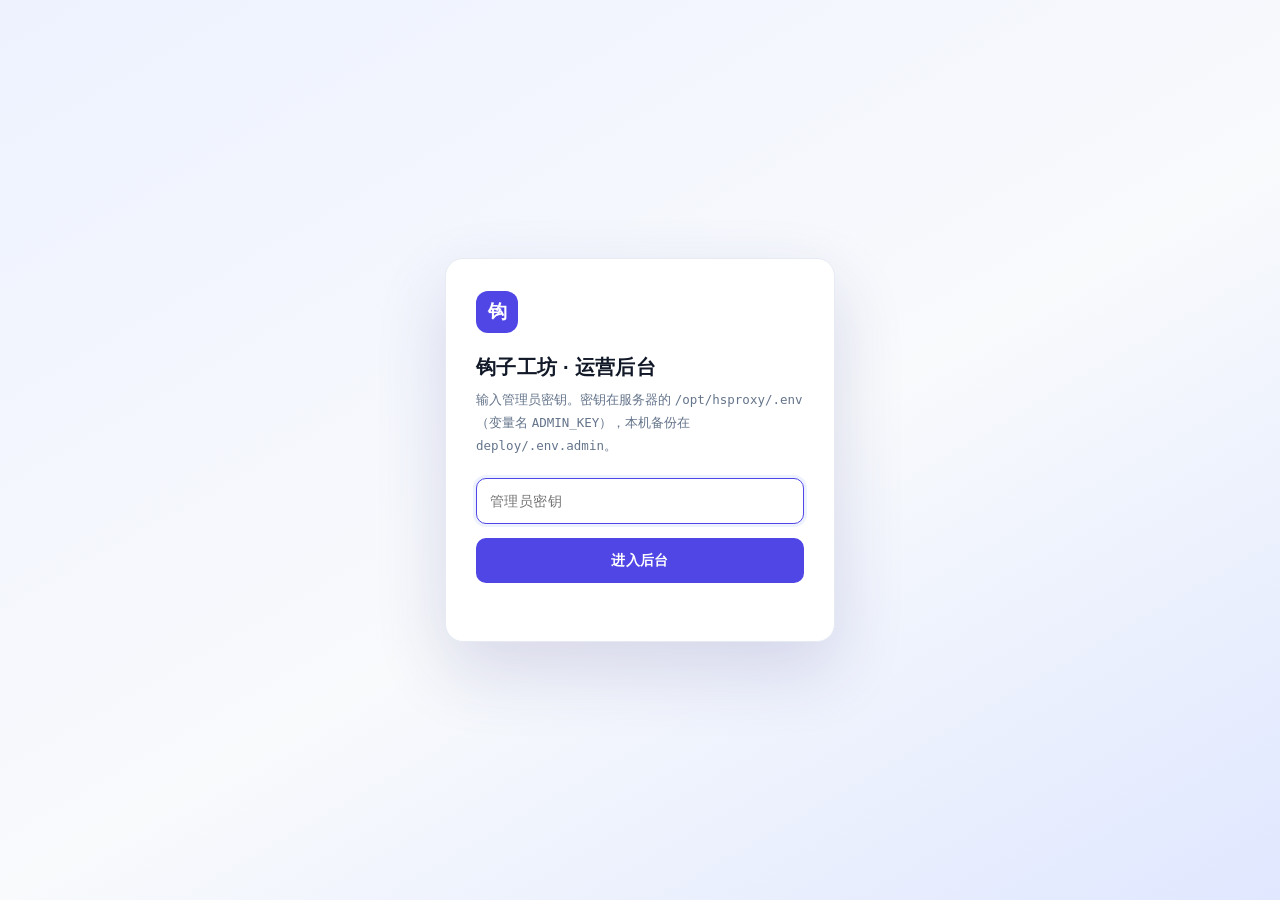
<file: deploy/proxy/admin.html>
<!doctype html>
<html lang="zh-CN">
<head>
<meta charset="utf-8">
<meta name="viewport" content="width=device-width, initial-scale=1">
<title>运营后台 · 钩子工坊</title>
<style>
:root{
  --bg:#F5F7FB; --card:#FFFFFF; --line:#E6EBF3; --ink:#111827; --sub:#64748B; --muted:#94A3B8;
  --brand:#4F46E5; --brand-2:#6366F1; --brand-soft:#EEF2FF;
  --ok:#0E9F6E; --ok-soft:#E8F8F1; --warn:#B45309; --warn-soft:#FFF7E8;
  --bad:#DC2626; --bad-soft:#FEF2F2; --blue:#2563EB; --blue-soft:#EFF6FF;
  --shadow:0 1px 2px rgba(16,24,40,.04), 0 10px 28px rgba(16,24,40,.045);
}
*{box-sizing:border-box}
body{margin:0;background:var(--bg);color:var(--ink);
  font:14px/1.6 "Microsoft YaHei","PingFang SC","Helvetica Neue",Arial,sans-serif;
  -webkit-font-smoothing:antialiased}
button{font:inherit;cursor:pointer}
input,select,textarea{font:inherit;color:inherit}
code{font-family:Consolas,Menlo,monospace;font-size:12.5px}
svg{display:block}
[hidden]{display:none !important}

/* ── 登录 ─────────────────────────────────────────── */
#login{position:fixed;inset:0;display:flex;align-items:center;justify-content:center;
  background:linear-gradient(150deg,#EEF2FF 0%,#F8FAFC 55%,#E0E7FF 100%);z-index:80}
.login-card{width:390px;background:#fff;border:1px solid var(--line);border-radius:18px;
  padding:32px 30px 26px;box-shadow:0 28px 70px rgba(49,46,129,.16)}
.login-logo{width:42px;height:42px;border-radius:12px;background:var(--brand);color:#fff;
  display:flex;align-items:center;justify-content:center;font-size:19px;font-weight:700;margin-bottom:18px}
.login-card h1{margin:0 0 6px;font-size:20px;letter-spacing:.3px}
.login-card p{margin:0 0 20px;color:var(--sub);font-size:13px;line-height:1.75}
.login-card input{width:100%;padding:11px 13px;border:1px solid var(--line);border-radius:10px;
  background:#F8FAFC;outline:none;letter-spacing:.4px;transition:.15s}
.login-card input:focus{border-color:var(--brand);background:#fff;box-shadow:0 0 0 3px var(--brand-soft)}
.login-card button{width:100%;margin-top:14px;padding:11px;border:0;border-radius:10px;
  background:var(--brand);color:#fff;font-weight:600;letter-spacing:.4px}
.login-card button:hover{background:#4338CA}
.login-card button:disabled{opacity:.6;cursor:default}
#login-err{margin-top:12px;font-size:13px;color:var(--bad);min-height:20px}

/* ── 框架：左侧导航 + 内容区 ─────────────────────── */
.shell{display:grid;grid-template-columns:232px minmax(0,1fr);min-height:100vh}
.side{position:sticky;top:0;height:100vh;background:#fff;border-right:1px solid var(--line);
  display:flex;flex-direction:column;padding:20px 12px 14px;z-index:20}
.side-brand{display:flex;align-items:center;gap:11px;padding:0 10px 22px}
.side-brand .logo{width:36px;height:36px;border-radius:11px;background:var(--brand);color:#fff;
  display:flex;align-items:center;justify-content:center;font-weight:700;font-size:16px;flex:none}
.side-brand b{display:block;font-size:15px;letter-spacing:.3px;line-height:1.3}
.side-brand small{color:var(--muted);font-size:11.5px}
.side-label{padding:14px 12px 7px;color:var(--muted);font-size:11px;letter-spacing:1.4px;font-weight:600}
.side-nav{display:flex;flex-direction:column;gap:3px;flex:1;overflow-y:auto}
.nav-item{display:flex;align-items:center;gap:11px;width:100%;padding:10px 12px;border:0;
  border-radius:10px;background:transparent;color:var(--sub);font-size:13.5px;text-align:left;transition:.14s}
.nav-item svg{width:17px;height:17px;flex:none;stroke:currentColor;stroke-width:1.7;fill:none;
  stroke-linecap:round;stroke-linejoin:round}
.nav-item:hover{background:#F6F7FB;color:var(--ink)}
.nav-item.on{background:var(--brand-soft);color:var(--brand);font-weight:600}
.nav-badge{margin-left:auto;background:#F1F5F9;color:var(--sub);border-radius:999px;
  padding:1px 7px;font-size:11px;font-weight:500}
.nav-item.on .nav-badge{background:#fff;color:var(--brand)}
.side-foot{border-top:1px solid var(--line);padding:14px 10px 0;margin-top:8px}
.svc{display:flex;align-items:center;gap:8px;font-size:12.5px;color:var(--sub);margin-bottom:9px}
.dot{width:8px;height:8px;border-radius:50%;background:var(--muted);flex:none}
.dot.ok{background:#10B981;box-shadow:0 0 0 3px rgba(16,185,129,.14)}
.dot.bad{background:#EF4444;box-shadow:0 0 0 3px rgba(239,68,68,.14)}
.link-btn{border:0;background:none;color:var(--sub);font-size:12.5px;padding:3px 0}
.link-btn:hover{color:var(--bad)}

.main-wrap{min-width:0}
header.top{position:sticky;top:0;z-index:15;display:flex;align-items:center;gap:12px;
  height:66px;padding:0 28px;background:rgba(255,255,255,.92);backdrop-filter:blur(10px);
  border-bottom:1px solid var(--line)}
.crumb{display:flex;align-items:baseline;gap:12px;min-width:0}
.crumb h1{margin:0;font-size:17px;font-weight:650;letter-spacing:.2px;white-space:nowrap}
.crumb span{color:var(--muted);font-size:12.5px;white-space:nowrap;overflow:hidden;text-overflow:ellipsis}
.spacer{flex:1}
.sync{color:var(--muted);font-size:12px;white-space:nowrap}
main{padding:24px 28px 64px;max-width:1440px;margin:0 auto}

/* ── 卡片 / 指标 ─────────────────────────────────── */
.kpis{display:grid;grid-template-columns:repeat(4,1fr);gap:14px;margin-bottom:16px}
.kpi{background:var(--card);border:1px solid var(--line);border-radius:14px;padding:16px 18px;
  box-shadow:var(--shadow);transition:.16s}
.kpi:hover{transform:translateY(-1px);box-shadow:0 8px 26px rgba(16,24,40,.08)}
.kpi b{display:block;font-size:27px;line-height:1.25;font-weight:700;letter-spacing:-.6px;margin-top:2px}
.kpi span{color:var(--sub);font-size:12.5px}
.kpi small{display:block;margin-top:5px;color:var(--muted);font-size:11.5px;line-height:1.5}

.card{background:var(--card);border:1px solid var(--line);border-radius:14px;
  padding:18px 20px;margin-bottom:16px;box-shadow:var(--shadow)}
.card-head{display:flex;align-items:flex-start;gap:16px;justify-content:space-between;flex-wrap:wrap}
.card > h2,.card-head h2{margin:0 0 3px;font-size:15px;font-weight:650;display:flex;align-items:center;gap:8px}
.card > .desc,.card-head .lead{margin:0;color:var(--sub);font-size:12.5px;line-height:1.7}
.card > .desc{margin-bottom:12px}
.chips{display:flex;gap:7px;flex-wrap:wrap;margin-left:auto}
.chip{display:inline-flex;align-items:center;gap:6px;border:1px solid var(--line);background:#fff;
  border-radius:999px;padding:4px 11px;font-size:12px;color:var(--sub)}
.chip b{color:var(--ink);font-size:12.5px}
.chip i{width:7px;height:7px;border-radius:50%;background:var(--muted)}
.chip.free i{background:#94A3B8} .chip.pro i{background:var(--brand)} .chip.internal i{background:#EA580C}

.fold{margin:0 0 14px;border:1px solid var(--line);border-radius:10px;background:#FBFCFE}
.fold summary{cursor:pointer;padding:9px 13px;font-size:12.5px;color:var(--sub);list-style:none;
  display:flex;align-items:center;gap:7px;user-select:none}
.fold summary::-webkit-details-marker{display:none}
.fold summary:before{content:"";width:6px;height:6px;border-right:1.6px solid var(--muted);
  border-bottom:1.6px solid var(--muted);transform:rotate(-45deg);transition:.16s;margin-right:2px}
.fold[open] summary:before{transform:rotate(45deg)}
.fold summary:hover{color:var(--brand)}
.fold-body{border-top:1px solid var(--line);padding:12px 15px;font-size:12.5px;color:var(--sub);line-height:1.9}
.fold-body b{color:var(--ink)}
.fold-body p{margin:0 0 6px}
.fold-body p:last-child{margin-bottom:0}

/* ── 表格 ────────────────────────────────────────── */
.tw{overflow-x:auto;margin:0 -20px;padding:0 20px}
table{width:100%;border-collapse:collapse;font-size:13px}
th{text-align:left;font-weight:500;color:var(--sub);font-size:12px;padding:9px 10px;
  border-bottom:1px solid var(--line);white-space:nowrap;background:#FAFBFD}
td{padding:10px;border-bottom:1px solid #F1F4F9;vertical-align:middle}
tbody tr:hover{background:#FAFBFF}
tbody tr:last-child td{border-bottom:0}
tbody tr.clk{cursor:pointer}
tbody tr.clk:hover{background:var(--brand-soft)}
tbody.loading{opacity:.45;pointer-events:none}
.num{font-variant-numeric:tabular-nums}
.mono{font-family:Consolas,Menlo,monospace;font-size:12px}
.dim{color:var(--sub)}
.tiny{font-size:11px;line-height:1.5}
.geo{color:var(--ink);opacity:.68;font-size:11.5px;white-space:nowrap}
.empty{padding:38px 0;text-align:center;color:var(--muted);font-size:13px}
.empty:before{content:"";display:block;width:34px;height:34px;margin:0 auto 12px;border-radius:10px;
  background:#F1F5F9;border:1px solid var(--line)}
.empty-strong{display:block;color:var(--sub);font-size:13.5px;margin-bottom:3px}

.tag{display:inline-block;padding:1px 9px;border-radius:999px;font-size:11.5px;line-height:1.8;white-space:nowrap}
.tag.ok{background:var(--ok-soft);color:var(--ok)}
.tag.warn{background:var(--warn-soft);color:var(--warn)}
.tag.bad{background:var(--bad-soft);color:var(--bad)}
.tag.blue{background:var(--blue-soft);color:var(--blue)}
.tag.gray{background:#F1F5F9;color:var(--sub)}
.tag.lvl-free{background:#F1F5F9;color:#475569}
.tag.lvl-pro{background:var(--brand-soft);color:var(--brand);font-weight:600}
.tag.lvl-internal{background:#FFF1E7;color:#C2410C;font-weight:600}
.tag.status{display:inline-flex;align-items:center;gap:6px}
.tag.status i{width:6px;height:6px;border-radius:50%;background:currentColor}

.bar{position:relative;height:6px;width:88px;background:#E9EDF4;border-radius:999px;overflow:hidden}
.bar i{position:absolute;left:0;top:0;bottom:0;background:var(--brand-2);border-radius:999px}
.bar i.full{background:#F59E0B}

.mini{border:1px solid var(--line);background:#fff;border-radius:8px;padding:4px 10px;
  font-size:12.5px;color:var(--ink);transition:.14s;white-space:nowrap}
.mini:hover{border-color:var(--brand);color:var(--brand);background:var(--brand-soft)}
.mini.primary{background:var(--brand);border-color:var(--brand);color:#fff}
.mini.primary:hover{background:#4338CA;color:#fff}
.mini:disabled{opacity:.42;cursor:default}
.mini.danger{color:var(--bad);border-color:#FADCDC}
.mini.danger:hover{background:var(--bad-soft);border-color:var(--bad);color:var(--bad)}

/* ── 工具条 / 表单控件 ───────────────────────────── */
.toolbar{display:flex;flex-wrap:wrap;gap:9px;align-items:center;margin-bottom:13px}
.toolbar input,.toolbar select,.inp{padding:8px 11px;border:1px solid var(--line);border-radius:9px;
  background:#fff;outline:none;font-size:13px;transition:.14s}
.toolbar input:focus,.toolbar select:focus,.inp:focus{border-color:var(--brand);box-shadow:0 0 0 3px var(--brand-soft)}
.search{position:relative;display:flex;align-items:center}
.search svg{position:absolute;left:11px;width:15px;height:15px;stroke:var(--muted);stroke-width:1.8;fill:none;pointer-events:none}
.search input{padding-left:33px;min-width:230px}
.search button{position:absolute;right:7px;border:0;background:none;color:var(--muted);font-size:16px;line-height:1;padding:2px 5px}
.search button:hover{color:var(--ink)}
.btn{padding:8px 16px;border:1px solid var(--brand);border-radius:9px;background:var(--brand);
  color:#fff;font-weight:600;font-size:13px;transition:.14s}
.btn:hover{background:#4338CA;border-color:#4338CA}
.btn.ghost{background:#fff;color:var(--ink);border-color:var(--line);font-weight:400}
.btn.ghost:hover{border-color:var(--brand);color:var(--brand);background:var(--brand-soft)}
.btn.danger{background:var(--bad);border-color:var(--bad)}
.btn.danger:hover{background:#B91C1C;border-color:#B91C1C}
.btn.sm{padding:7px 12px;font-size:12.5px}
.btn.block{width:100%}
.btn:disabled{opacity:.55;cursor:default}
.btn.busy{opacity:.7}
.field{display:flex;flex-direction:column;gap:6px;font-size:12.5px;color:var(--sub);margin-bottom:12px}
.field span{font-weight:500;color:var(--ink)}
.field input,.field textarea,.field select{padding:9px 11px;border:1px solid var(--line);border-radius:9px;
  background:#fff;outline:none;font-size:13.5px;color:var(--ink);width:100%}
.field input:focus,.field textarea:focus,.field select:focus{border-color:var(--brand);box-shadow:0 0 0 3px var(--brand-soft)}
.field textarea{resize:vertical;min-height:66px;font-family:inherit;line-height:1.6}
.field small{color:var(--muted);font-size:11.5px;line-height:1.5}

/* ── 图表 ────────────────────────────────────────── */
.chart{width:100%;height:190px;display:block}
.chart .gl{stroke:#EEF2F7;stroke-width:1}
/* 类名不能叫 .bar：会撞「今日用量」进度条的样式，把 SVG 柱压成横条 */
.chart .cbar{fill:var(--brand-2);opacity:.85}
.chart .cbar:hover{opacity:1}
.chart .ebar{fill:#F87171;opacity:.88}
.chart .ebar:hover{opacity:1}
.chart text{fill:#94A3B8;font-size:10px}

/* ── 提示条 / 折叠说明 ───────────────────────────── */
#toast{position:fixed;left:50%;bottom:30px;transform:translateX(-50%) translateY(14px);
  background:#111827;color:#fff;padding:10px 18px;border-radius:10px;font-size:13.5px;
  opacity:0;pointer-events:none;transition:.22s;z-index:90;max-width:82vw;
  box-shadow:0 12px 32px rgba(15,23,42,.24);display:flex;align-items:center;gap:9px}
#toast.on{opacity:1;transform:translateX(-50%) translateY(0)}
#toast.bad{background:#B91C1C}
#toast i{width:7px;height:7px;border-radius:50%;background:#34D399;flex:none}
#toast.bad i{background:#FCA5A5}
.detail{background:#F8FAFC;border:1px solid var(--line);border-radius:9px;padding:11px 14px;
  font-size:12.5px;color:#334155;line-height:1.85;word-break:break-all}
.note{border-left:3px solid #F59E0B;background:var(--warn-soft);color:#78350F;
  padding:11px 14px;border-radius:0 9px 9px 0;font-size:12.5px;line-height:1.8;margin:0 0 16px}
.note b{color:#92400E}
.form{display:grid;grid-template-columns:1fr 1fr;gap:14px 18px;max-width:780px}
.form label{display:flex;flex-direction:column;gap:6px;font-size:12.5px;color:var(--sub)}
.form label.wide{grid-column:1/-1}
.form input,.form textarea{padding:9px 12px;border:1px solid var(--line);border-radius:9px;
  background:#fff;outline:none;font-size:13.5px;color:var(--ink)}
.form input:focus,.form textarea:focus{border-color:var(--brand);box-shadow:0 0 0 3px var(--brand-soft)}
.form textarea{resize:vertical;min-height:64px;font-family:inherit}
.lvl{display:inline-block;width:7px;height:7px;border-radius:50%;margin-right:6px}
.lvl.info{background:#94A3B8} .lvl.warn{background:#F59E0B} .lvl.error{background:var(--bad)}
tr.hit{cursor:pointer}
tr.open td{background:#F8FAFC;border-bottom:0}
tr.trace-row td{background:#F8FAFC;padding:0 10px 14px}
.trace{background:#0F172A;color:#E2E8F0;border-radius:9px;padding:12px 14px;margin:0;
  font-family:Consolas,Menlo,monospace;font-size:12px;line-height:1.7;
  white-space:pre-wrap;word-break:break-all;max-height:340px;overflow:auto}
.trace-row{background:#F8FAFC}

/* ── 抽屉 ────────────────────────────────────────── */
.mask{position:fixed;inset:0;background:rgba(15,23,42,.36);z-index:40;opacity:0;
  pointer-events:none;transition:opacity .2s}
.mask.on{opacity:1;pointer-events:auto}
.drawer{position:fixed;right:0;top:0;bottom:0;width:448px;max-width:95vw;background:#fff;
  z-index:41;box-shadow:-18px 0 54px rgba(15,23,42,.16);display:flex;flex-direction:column;
  transform:translateX(102%);transition:transform .24s cubic-bezier(.22,.8,.24,1)}
.drawer.on{transform:none}
.drawer-head{padding:20px 22px 16px;border-bottom:1px solid var(--line);display:flex;
  align-items:flex-start;gap:12px}
.drawer-head .av{width:42px;height:42px;border-radius:12px;background:var(--brand-soft);color:var(--brand);
  display:flex;align-items:center;justify-content:center;font-weight:700;font-size:17px;flex:none}
.drawer-head h3{margin:0;font-size:16px;line-height:1.35}
.drawer-head .sub{color:var(--muted);font-size:12px;margin-top:2px}
.drawer-x{margin-left:auto;border:0;background:#F5F7FB;color:var(--sub);width:28px;height:28px;
  border-radius:8px;font-size:17px;line-height:1;flex:none}
.drawer-x:hover{background:#E9EDF5;color:var(--ink)}
.drawer-body{flex:1;overflow-y:auto;padding:18px 22px 26px}
.drawer-foot{padding:12px 22px;border-top:1px solid var(--line);display:flex;gap:10px;justify-content:flex-end}
.dsec{margin-bottom:24px}
.dsec > h4{margin:0 0 4px;font-size:13px;font-weight:650;display:flex;align-items:center;gap:7px}
.dsec > h4:before{content:"";width:3px;height:13px;border-radius:2px;background:var(--brand)}
.dsec > p{margin:0 0 11px;color:var(--muted);font-size:11.5px;line-height:1.65}
.info-grid{display:grid;grid-template-columns:1fr 1fr;gap:1px;background:var(--line);
  border:1px solid var(--line);border-radius:10px;overflow:hidden}
.info-grid div{background:#fff;padding:9px 12px}
.info-grid span{display:block;color:var(--muted);font-size:11px;margin-bottom:2px}
.info-grid b{font-weight:500;font-size:12.5px;word-break:break-all}
.level-grid{display:grid;gap:9px}
.level-card{display:flex;align-items:flex-start;gap:11px;border:1px solid var(--line);
  border-radius:11px;padding:11px 13px;cursor:pointer;background:#fff;transition:.14s;text-align:left;width:100%}
.level-card:hover{border-color:var(--brand-2);background:#FCFCFF}
.level-card.on{border-color:var(--brand);background:var(--brand-soft);box-shadow:0 0 0 3px rgba(79,70,229,.07)}
.level-card .radio{width:16px;height:16px;border-radius:50%;border:1.6px solid #CBD5E1;flex:none;margin-top:3px;position:relative}
.level-card.on .radio{border-color:var(--brand)}
.level-card.on .radio:after{content:"";position:absolute;inset:3px;border-radius:50%;background:var(--brand)}
.level-card .lc-b{flex:1}
.level-card b{display:block;font-size:13.5px;font-weight:600}
.level-card small{display:block;color:var(--sub);font-size:11.5px;margin-top:1px}
.level-card .lc-tag{font-size:11px;color:var(--brand);font-weight:600}
.op-grid{display:grid;grid-template-columns:1fr 1fr;gap:8px}
.op-grid .mini{padding:8px 10px;text-align:center}
.op-grid .wide{grid-column:1/-1}
.drawer-btn-row{display:flex;gap:8px;align-items:center;margin-top:10px}
.drawer-btn-row .inp{flex:1;min-width:0}

/* ── 弹窗 ────────────────────────────────────────── */
#modal-mask{z-index:50}
.modal{position:fixed;left:50%;top:50%;z-index:51;width:430px;max-width:92vw;background:#fff;
  border-radius:16px;box-shadow:0 26px 76px rgba(15,23,42,.26);padding:22px 24px 20px;
  transform:translate(-50%,-46%) scale(.98);opacity:0;pointer-events:none;transition:.18s}
.modal.on{opacity:1;pointer-events:auto;transform:translate(-50%,-50%) scale(1)}
.modal h3{margin:0 0 6px;font-size:16px}
.modal > p{margin:0 0 16px;color:var(--sub);font-size:12.5px;line-height:1.75;white-space:pre-line}
.modal-fields{margin-bottom:8px}
.modal-foot{display:flex;justify-content:flex-end;gap:9px;margin-top:18px}

@media (max-width:1080px){
  .shell{grid-template-columns:1fr}
  .side{position:static;height:auto;flex-direction:row;align-items:center;padding:8px 12px;gap:10px;border-right:0;border-bottom:1px solid var(--line)}
  .side-brand{padding:0 8px 0 0;border:0}
  .side-brand small,.side-label,.side-foot{display:none}
  .side-nav{flex-direction:row;overflow-x:auto;gap:4px}
  .nav-item{width:auto;white-space:nowrap;padding:8px 11px}
  .nav-item svg{display:none}
  header.top{height:58px;padding:0 16px}
  main{padding:18px 16px 48px}
  .kpis{grid-template-columns:repeat(2,1fr)}
  .form{grid-template-columns:1fr}
  .crumb span{display:none}
}
@media (max-width:640px){
  .kpis{grid-template-columns:1fr 1fr;gap:10px}
  .kpi{padding:13px}
  .kpi b{font-size:22px}
  .card{padding:15px 14px}
  .tw{margin:0 -14px;padding:0 14px}
  .search input{min-width:170px}
}
</style>
</head>
<body>

<!-- ── 登录 ───────────────────────────────────────────── -->
<div id="login">
  <div class="login-card">
    <div class="login-logo">钩</div>
    <h1>钩子工坊 · 运营后台</h1>
    <p>输入管理员密钥。密钥在服务器的 <code>/opt/hsproxy/.env</code>（变量名 <code>ADMIN_KEY</code>），本机备份在 <code>deploy/.env.admin</code>。</p>
    <input id="key" type="password" placeholder="管理员密钥" autocomplete="current-password" spellcheck="false">
    <button id="btn-login">进入后台</button>
    <div id="login-err"></div>
  </div>
</div>

<!-- ── 主体 ───────────────────────────────────────────── -->
<div class="shell">
  <aside class="side">
    <div class="side-brand"><span class="logo">钩</span><div><b>钩子工坊</b><small>运营后台</small></div></div>
    <nav class="side-nav" id="nav">
      <div class="side-label">工作台</div>
      <button class="nav-item on" data-p="overview"><svg viewBox="0 0 24 24"><rect x="3" y="3" width="7" height="7" rx="1.5"/><rect x="14" y="3" width="7" height="7" rx="1.5"/><rect x="3" y="14" width="7" height="7" rx="1.5"/><rect x="14" y="14" width="7" height="7" rx="1.5"/></svg>概览</button>
      <button class="nav-item" data-p="accounts"><svg viewBox="0 0 24 24"><circle cx="9" cy="8" r="3.2"/><path d="M3.5 20c.4-3.4 2.6-5.2 5.5-5.2s5.1 1.8 5.5 5.2"/><path d="M16 5.5a3 3 0 0 1 0 5.6M17.5 14.8c2.2.5 3.5 2.2 3.8 5.2"/></svg>用户账号<span class="nav-badge" id="nav-acc">—</span></button>
      <button class="nav-item" data-p="logs"><svg viewBox="0 0 24 24"><path d="M4 5h16M4 10h16M4 15h11M4 20h8"/></svg>客户端日志</button>
      <button class="nav-item" data-p="sys"><svg viewBox="0 0 24 24"><path d="M12 3v3M12 18v3M3 12h3M18 12h3M5.6 5.6l2.1 2.1M16.3 16.3l2.1 2.1M18.4 5.6l-2.1 2.1M7.7 16.3l-2.1 2.1"/><circle cx="12" cy="12" r="3.2"/></svg>系统日志</button>
      <div class="side-label">配置</div>
      <button class="nav-item" data-p="release"><svg viewBox="0 0 24 24"><path d="M12 3v12M8 7l4-4 4 4"/><path d="M4 15v4a2 2 0 0 0 2 2h12a2 2 0 0 0 2-2v-4"/></svg>版本发布</button>
    </nav>
    <div class="side-foot">
      <div class="svc"><span class="dot" id="sv-dot"></span><span id="sv">连接中…</span></div>
      <button class="link-btn" id="btn-out">退出登录</button>
    </div>
  </aside>

  <div class="main-wrap">
    <header class="top">
      <div class="crumb"><h1 id="page-title">概览</h1><span id="page-sub">今天全站用了多少、谁在用</span></div>
      <div class="spacer"></div>
      <span class="sync" id="last-sync">—</span>
      <button class="btn ghost sm" id="btn-refresh">刷新</button>
    </header>

    <main>
      <!-- 概览 -->
      <section id="p-overview">
        <div class="kpis">
          <div class="kpi"><span>今日活跃账号</span><b id="k-active">—</b><small id="k-day">—</small></div>
          <div class="kpi"><span>今日调用</span><b id="k-today">—</b><small>只算 AI 真跑成功的</small></div>
          <div class="kpi"><span>近 24 小时调用</span><b id="k-24h">—</b><small id="k-tok">—</small></div>
          <div class="kpi"><span>账号总数</span><b id="k-total">—</b><small id="k-left">—</small></div>
        </div>

        <div class="card">
          <div class="card-head"><div><h2>近 14 天用量</h2><p class="lead">柱子是当天全站调用次数，悬停可看人数。</p></div></div>
          <svg class="chart" id="chart" viewBox="0 0 900 190" preserveAspectRatio="none"></svg>
        </div>

        <div class="card">
          <div class="card-head"><div><h2>最近调用</h2><p class="lead">最近 50 次转发记录，状态 200 才算扣次数。</p></div></div>
          <div class="tw"><table>
            <thead><tr><th>时间</th><th>账号</th><th>IP</th><th>模型</th><th>Token 消耗</th><th>状态</th></tr></thead>
            <tbody id="recent"></tbody>
          </table></div>
        </div>
      </section>

      <!-- 账号 -->
      <section id="p-accounts" hidden>
        <div class="card">
          <div class="card-head">
            <div><h2>用户账号</h2><p class="lead">改等级、补次数、处理登录问题，都在这里。</p></div>
            <div class="chips" id="a-chips"></div>
          </div>
          <details class="fold">
            <summary>这些操作分别会做什么？</summary>
            <div class="fold-body">
              <p><b>用户等级</b>决定每天能用多少次 AI：改完立即生效，用户不用重新登录，今天用掉的次数不会清零。「补次数」是单独加在今天额度上的，和等级叠加、次日 0 点（北京时间）一起重置。</p>
              <p><b>封禁</b>让令牌立刻失效、再登录被拒；<b>解绑</b>用于用户换电脑；<b>踢下线</b>只清会话、不拦登录；<b>重置密码</b>会把所有设备踢下线。</p>
              <p>每次改动都会写进「系统日志 → 运行事件」，谁改的、从什么改成什么都能查。</p>
            </div>
          </details>
          <div class="toolbar">
            <div class="search">
              <svg viewBox="0 0 24 24"><circle cx="11" cy="11" r="6.5"/><path d="M16 16l4.5 4.5"/></svg>
              <input id="a-q" type="search" placeholder="搜用户名 / 备注 / IP" spellcheck="false">
              <button id="a-clear" type="button" title="清空">×</button>
            </div>
            <select id="a-level"><option value="">全部等级</option></select>
            <select id="a-status">
              <option value="">全部状态</option><option value="active">正常</option><option value="banned">已封禁</option>
            </select>
            <button class="btn ghost" id="a-refresh">刷新</button>
            <span class="dim tiny" id="a-stat"></span>
          </div>
          <div class="tw"><table>
            <thead><tr>
              <th>用户名</th><th>等级</th><th>今日用量</th><th>绑定设备</th>
              <th>最后登录</th><th>IP</th><th>状态</th><th>操作</th>
            </tr></thead>
            <tbody id="a-rows"></tbody>
          </table></div>
        </div>
      </section>

      <!-- 日志 -->
      <section id="p-logs" hidden>
        <div class="card">
          <div class="card-head"><div><h2>操作统计</h2><p class="lead">按动作聚合：谁在什么时候做了什么、做了多少次。</p></div></div>
          <details class="fold"><summary>统计口径</summary><div class="fold-body">
            动作名来自客户端埋点 + 接口自动命名（新建项目 / 转写 / AI 分析这类由中间件按路由命名），
            没有动作名的普通请求按「方法 + 路由」归并在下面「高频接口」。
          </div></details>
          <div class="toolbar">
            <select id="st-days">
              <option value="1">近 24 小时</option><option value="7" selected>近 7 天</option>
              <option value="30">近 30 天</option><option value="90">近 90 天</option>
            </select>
            <button class="btn ghost" id="st-refresh">刷新</button>
            <span class="dim tiny" id="st-stat"></span>
          </div>
          <div class="tw"><table>
            <thead><tr><th>动作</th><th>次数</th><th>用户数</th><th>设备数</th><th>失败</th><th>最近一次</th></tr></thead>
            <tbody id="st-ops"></tbody>
          </table></div>
          <p class="desc" style="margin:14px 0 8px"><b>高频接口</b>（没埋动作名的普通请求，按 方法 + 路由 归并）</p>
          <div class="tw"><table>
            <thead><tr><th>方法</th><th>路由</th><th>次数</th><th>用户数</th><th>失败</th><th>最近一次</th></tr></thead>
            <tbody id="st-routes"></tbody>
          </table></div>
        </div>

        <div class="card">
          <div class="card-head"><div><h2>客户端日志</h2><p class="lead">用户电脑每 60 秒推一次操作日志，点任意一行展开详情。</p></div></div>
          <details class="fold"><summary>筛选说明</summary><div class="fold-body">
            密码、Key、令牌都已脱敏。「动作」下拉的 value 是动作前缀，可逗号分隔多组，服务端按前缀 OR 匹配；
            必须和客户端 audit.py 的 ACTION_RULES 保持一致，否则选了等于没选。
          </div></details>
          <div class="toolbar">
            <select id="lg-device"><option value="">全部账号</option></select>
            <input id="lg-q" type="search" placeholder="关键字（路由 / 说明 / 用户名）" spellcheck="false">
            <select id="lg-action">
              <option value="">全部动作</option>
              <option value="project.create">新建项目</option>
              <option value="project.transcribe,project.transcribe_ep,project.transcript_reuse,project.transcript_import,project.lines_edit,names.save,project.names_apply,zh.toggle,project.zh_apply">转写/台词</option>
              <option value="project.analyze">AI 分析</option>
              <option value="plan.generate,plan.done,plan.fail">生成结构</option>
              <option value="hookcut.">单集钩子前置</option>
              <option value="plan.select,plan.hook,plan.fx,fx.,edl.">调参/编辑</option>
              <option value="shots.generate,shots.done,shots.fail,shots.layout">生成分镜</option>
              <option value="project.render,plan.render">出片</option>
              <option value="merge.">两两合并</option>
              <option value="video.open,folder.open">打开产物</option>
              <option value="project.delete">删除项目</option>
              <option value="auth.">登录相关</option>
              <option value="admin.,config.">后台操作</option>
              <option value="ai.">AI 授权</option>
              <option value="prompt.">提示词修改</option>
            </select>
            <label class="dim tiny" style="display:flex;gap:6px;align-items:center">
              <input id="lg-fail" type="checkbox"> 只看失败
            </label>
            <select id="lg-limit"><option value="100">100 条</option><option value="200">200 条</option><option value="500">500 条</option></select>
            <button class="btn ghost" id="lg-search">查询</button>
            <span class="dim tiny" id="lg-stat"></span>
          </div>
          <div class="tw"><table>
            <thead><tr><th>时间</th><th>账号/设备</th><th>用户</th><th>方法</th><th>路由</th><th>状态</th><th>动作</th></tr></thead>
            <tbody id="lg-rows"></tbody>
          </table></div>
        </div>
      </section>

      <!-- 系统日志 -->
      <section id="p-sys" hidden>
        <div class="kpis">
          <div class="kpi"><span>今日服务端错误</span><b id="s-err">—</b><small id="s-err-last">—</small></div>
          <div class="kpi"><span>近 24 小时慢请求</span><b id="s-slow">—</b><small id="s-slow-tip">—</small></div>
          <div class="kpi"><span>今日运行事件</span><b id="s-evt">—</b><small id="s-evt-tip">—</small></div>
          <div class="kpi"><span>近 7 天错误</span><b id="s-week">—</b><small>日志保留 <span id="s-keep">30</span> 天</small></div>
        </div>

        <div class="card">
          <div class="card-head"><div><h2>近 7 天服务端错误</h2><p class="lead">红柱是当天未捕获异常条数，没有柱子就是 0。</p></div></div>
          <svg class="chart" id="s-chart" viewBox="0 0 900 190" preserveAspectRatio="none"></svg>
        </div>

        <div class="card">
          <div class="card-head"><div><h2>服务端错误 <span class="dim" id="s-err-stat"></span></h2><p class="lead">接口抛了没接住的异常（500），点一行展开完整堆栈。</p></div></div>
          <div class="toolbar">
            <input id="s-q" type="search" placeholder="关键字（接口 / 异常 / IP）" spellcheck="false">
            <select id="s-limit"><option value="50">50 条</option><option value="100">100 条</option><option value="200">200 条</option></select>
            <button class="btn ghost" id="s-refresh">刷新</button>
          </div>
          <div class="tw"><table>
            <thead><tr><th>时间</th><th>接口</th><th>异常</th><th>状态</th><th>IP</th><th>说明</th></tr></thead>
            <tbody id="s-errors"></tbody>
          </table></div>
        </div>

        <div class="card">
          <div class="card-head"><div><h2>运行事件 <span class="dim" id="s-evt-stat"></span></h2><p class="lead">启停、慢请求、上游异常，以及所有后台管理操作留痕。</p></div></div>
          <div class="toolbar">
            <select id="s-kind">
              <option value="">全部类型</option><option value="boot">启停</option><option value="slow">慢请求</option>
              <option value="upstream">上游异常</option><option value="http">5xx</option><option value="admin">后台操作</option>
            </select>
            <select id="s-level"><option value="">全部级别</option><option value="info">信息</option><option value="warn">警告</option><option value="error">错误</option></select>
            <span class="dim tiny" id="s-kinds"></span>
          </div>
          <div class="tw"><table>
            <thead><tr><th>时间</th><th>类型</th><th>动作</th><th>详情</th><th>IP</th></tr></thead>
            <tbody id="s-events"></tbody>
          </table></div>
        </div>
      </section>

      <!-- 版本 -->
      <section id="p-release" hidden>
        <div class="card">
          <div class="card-head"><div><h2>版本发布</h2><p class="lead">客户端每 6 小时问一次最新版，重启后立即生效。</p></div></div>
          <p class="note"><b>最低可用版本</b>填了版号，低于它的客户端会被锁在升级页、无法使用。日常发版只改「最新版本」和下载地址，<b>把最低可用版本留空</b>，老用户才不会突然被拦住。</p>
          <div class="form">
            <label>最新版本<input id="r-version" placeholder="例如 0.1.0" spellcheck="false"></label>
            <label>最低可用版本<input id="r-min" placeholder="留空 = 不强制任何人升级" spellcheck="false"></label>
            <label class="wide">下载地址<input id="r-url" placeholder="https://…/钩子工坊-0.1.0-安装.exe" spellcheck="false"></label>
            <label class="wide">更新说明<textarea id="r-note" placeholder="这一版改了什么，会显示在客户端的升级卡片上"></textarea></label>
          </div>
          <div style="margin-top:16px;display:flex;gap:10px;align-items:center">
            <button class="btn" id="r-save">保存</button>
            <button class="btn ghost" id="r-reload">重新读取</button>
            <span class="dim tiny" id="r-stat"></span>
          </div>
          <div class="detail" id="r-raw" style="margin-top:16px"></div>
        </div>
      </section>
    </main>
  </div>
</div>

<!-- ── 用户详情抽屉 ─────────────────────────────────── -->
<div class="mask" id="drawer-mask"></div>
<aside class="drawer" id="drawer" aria-hidden="true">
  <div class="drawer-head">
    <div class="av" id="d-av">—</div>
    <div><h3 id="d-name">—</h3><div class="sub" id="d-sub">—</div></div>
    <button class="drawer-x" id="drawer-x" title="关闭">×</button>
  </div>
  <div class="drawer-body" id="drawer-body"></div>
  <div class="drawer-foot"><button class="btn ghost" id="drawer-close">关闭</button></div>
</aside>

<!-- ── 通用弹窗 ─────────────────────────────────────── -->
<div class="mask" id="modal-mask"></div>
<div class="modal" id="modal" role="dialog" aria-modal="true">
  <h3 id="modal-title">确认</h3>
  <p id="modal-desc"></p>
  <div class="modal-fields" id="modal-fields"></div>
  <div class="modal-foot">
    <button class="btn ghost" id="modal-cancel">取消</button>
    <button class="btn" id="modal-ok">确定</button>
  </div>
</div>

<div id="toast"><i></i><span id="toast-text"></span></div>

<script>
(function(){
  "use strict";
  var KEY = sessionStorage.getItem("hs_admin_key") || "";
  var $ = function(id){ return document.getElementById(id); };
  var state = { accounts: [], levels: [], stats: null, drawerId: 0, pickLevel: "" };
  var FALLBACK_LEVELS = [
    { key:"free", label:"免费", desc:"每天 10 次" },
    { key:"pro", label:"进阶", desc:"每天 50 次" },
    { key:"internal", label:"内部", desc:"不限量" }
  ];

  // ── 基础 ─────────────────────────────────────────
  function toast(msg, bad){
    var t = $("toast");
    $("toast-text").textContent = msg;
    t.className = "on" + (bad ? " bad" : "");
    clearTimeout(t._h);
    t._h = setTimeout(function(){ t.className = ""; }, 2800);
  }
  function pad(n){ return n < 10 ? "0" + n : "" + n; }
  function fmtTime(sec){
    if (!sec) return "—";
    var d = new Date(sec * 1000);
    return (d.getMonth()+1) + "-" + pad(d.getDate()) + " " + pad(d.getHours()) + ":" + pad(d.getMinutes());
  }
  function fmtFull(sec){
    if (!sec) return "—";
    var d = new Date(sec * 1000);
    return d.getFullYear() + "-" + pad(d.getMonth()+1) + "-" + pad(d.getDate()) + " "
         + pad(d.getHours()) + ":" + pad(d.getMinutes()) + ":" + pad(d.getSeconds());
  }
  // client_audit.ts 是 UTC ISO，必须转成查看者本地时间；原样裁剪会慢 8 小时
  function shortTs(s){
    if (!s) return "—";
    var d = new Date(s);
    if (isNaN(d.getTime())) {
      return String(s).replace("T", " ").replace(/\.\d+.*$/, "")
                      .replace(/\+\d\d:\d\d$/, "").slice(5, 16);
    }
    return (d.getMonth()+1) + "-" + pad(d.getDate()) + " "
         + pad(d.getHours()) + ":" + pad(d.getMinutes());
  }
  function mask(tok){
    if (!tok) return "—";
    if (tok.indexOf("…") >= 0) return tok;
    if (tok.length <= 12) return tok;
    return tok.slice(0, 8) + "…" + tok.slice(-4);
  }
  function esc(s){
    return String(s == null ? "" : s).replace(/[&<>"']/g, function(c){
      return { "&":"&amp;", "<":"&lt;", ">":"&gt;", '"':"&quot;", "'":"&#39;" }[c];
    });
  }
  function ipCell(ip, geo){
    var raw = (ip === undefined || ip === null) ? "" : String(ip);
    return '<span class="mono dim">' + esc(raw || "—")
      + (geo ? ' <span class="geo">（' + esc(geo) + "）</span>" : "")
      + "</span>";
  }
  function api(path, opt){
    opt = opt || {};
    var headers = { "X-Admin-Key": KEY };
    if (opt.body) headers["Content-Type"] = "application/json";
    return fetch(path, {
      method: opt.method || "GET", headers: headers,
      body: opt.body ? JSON.stringify(opt.body) : undefined
    }).then(function(r){
      if (r.status === 401) {
        sessionStorage.removeItem("hs_admin_key");
        KEY = "";
        $("login").style.display = "flex";
        throw new Error("密钥不对或已失效");
      }
      return r.json().then(function(j){
        if (!r.ok) throw new Error((j.error && j.error.message) || ("HTTP " + r.status));
        return j;
      });
    });
  }
  function levels(){ return state.levels && state.levels.length ? state.levels : FALLBACK_LEVELS; }
  function levelMap(){
    var m = {};
    levels().forEach(function(l){ m[l.key] = l; });
    return m;
  }
  function markSync(){
    var d = new Date();
    $("last-sync").textContent = "更新于 " + pad(d.getHours()) + ":" + pad(d.getMinutes()) + ":" + pad(d.getSeconds());
  }

  // ── 通用弹窗（替代原生 confirm / prompt）─────────
  var closeModal = null;
  function ask(o){
    return new Promise(function(resolve){
      var box = $("modal-fields"), ok = $("modal-ok");
      $("modal-title").textContent = o.title || "确认";
      $("modal-desc").textContent = o.desc || "";
      box.innerHTML = "";
      (o.fields || []).forEach(function(f){
        var lab = document.createElement("label"); lab.className = "field";
        var sp = document.createElement("span"); sp.textContent = f.label; lab.appendChild(sp);
        var inp = document.createElement(f.type === "textarea" ? "textarea" : "input");
        if (f.type !== "textarea") inp.type = f.type || "text";
        else inp.rows = 3;
        inp.value = f.value == null ? "" : f.value;
        inp.placeholder = f.placeholder || "";
        inp.dataset.k = f.key;
        lab.appendChild(inp);
        if (f.help) { var sm = document.createElement("small"); sm.textContent = f.help; lab.appendChild(sm); }
        box.appendChild(lab);
      });
      ok.textContent = o.okText || "确定";
      ok.className = "btn" + (o.danger ? " danger" : "");
      ok.disabled = false;
      $("modal-mask").classList.add("on");
      $("modal").classList.add("on");
      setTimeout(function(){ (box.querySelector("input,textarea") || ok).focus(); }, 40);

      function done(v){ cleanup(); resolve(v); }
      function cleanup(){
        $("modal-mask").classList.remove("on");
        $("modal").classList.remove("on");
        $("modal-cancel").onclick = null;
        $("modal-mask").onclick = null;
        ok.onclick = null;
        closeModal = null;
      }
      closeModal = function(){ done(null); };
      $("modal-cancel").onclick = function(){ done(null); };
      $("modal-mask").onclick = function(){ done(null); };
      ok.onclick = function(){
        var vals = {};
        Array.prototype.forEach.call(box.querySelectorAll("[data-k]"), function(el){
          vals[el.dataset.k] = el.value;
        });
        if (o.validate) {
          var err = o.validate(vals);
          if (err) { toast(err, true); return; }
        }
        ok.disabled = true; ok.textContent = "处理中…";
        Promise.resolve(o.onConfirm ? o.onConfirm(vals) : vals)
          .then(function(r){ done(r === false ? null : (r || vals)); })
          .catch(function(e){
            toast(e.message || "操作失败", true);
            ok.disabled = false; ok.textContent = o.okText || "确定";
          });
      };
    });
  }

  // ── 登录 ─────────────────────────────────────────
  function doLogin(){
    var v = $("key").value.trim();
    if (!v) { $("login-err").textContent = "请输入密钥"; return; }
    $("btn-login").disabled = true;
    $("login-err").textContent = "";
    KEY = v;
    api("/admin/stats").then(function(){
      sessionStorage.setItem("hs_admin_key", v);
      $("login").style.display = "none";
      boot();
    }).catch(function(e){
      KEY = "";
      $("login-err").textContent = e.message;
    }).then(function(){ $("btn-login").disabled = false; });
  }
  $("btn-login").onclick = doLogin;
  $("key").addEventListener("keydown", function(e){ if (e.key === "Enter") doLogin(); });
  $("btn-out").onclick = function(){
    sessionStorage.removeItem("hs_admin_key"); KEY = ""; location.reload();
  };

  // ── 概览 ─────────────────────────────────────────
  function loadOverview(){
    return api("/admin/stats").then(function(s){
      state.stats = s;
      if (s.levels && s.levels.length) state.levels = s.levels;
      $("k-active").textContent = s.accounts_today;
      $("k-day").textContent = "北京时间 " + s.day;
      $("k-24h").textContent = s.calls_24h;
      $("k-tok").textContent = "输入 " + s.prompt_tokens_24h + " / 输出 " + s.completion_tokens_24h + " tokens";
      $("k-total").textContent = s.accounts_total;
      var lc = s.level_counts || {};
      var dist = levels().map(function(l){ return l.label + " " + (lc[l.key] || 0); }).join(" · ");
      $("k-left").textContent = "封禁 " + (s.accounts_banned || 0) + " 个 · 今天还有额度 "
        + s.accounts_left_today + " 个 · " + dist;

      var tb = $("recent");
      if (!s.recent || !s.recent.length) {
        tb.innerHTML = '<tr><td colspan="6" class="empty">还没有调用记录</td></tr>';
      } else {
        tb.innerHTML = s.recent.map(function(r){
          var ok = r.status === 200;
          return "<tr>"
            + '<td class="num dim">' + fmtFull(r.ts) + "</td>"
            + '<td class="mono" title="' + esc(r.token) + '">' + esc(mask(r.token)) + "</td>"
            + '<td>' + ipCell(r.ip, r.geo) + "</td>"
            + "<td>" + esc(r.model) + "</td>"
            + '<td class="num dim">' + (r.ptok||0) + " / " + (r.ctok||0) + "</td>"
            + '<td><span class="tag ' + (ok ? "ok" : "bad") + '">' + r.status + "</span></td>"
            + "</tr>";
        }).join("");
      }
      return api("/admin/series?days=14").then(function(sr){
        var items = sr.items || [];
        // 「今日调用」取趋势里今天的值，别从最近 50 条里数——不准
        if (items.length) $("k-today").textContent = items[items.length - 1].calls;
        drawChart(items);
      });
    });
  }
  function chartBars(svgId, items, valKey, cls, tipFn){
    var svg = $(svgId);
    var W = 900, H = 190, padL = 34, padR = 8, padT = 12, padB = 26;
    var iw = W - padL - padR, ih = H - padT - padB;
    var max = 1;
    items.forEach(function(d){ if (d[valKey] > max) max = d[valKey]; });
    var step = iw / Math.max(1, items.length);
    var bw = Math.max(6, Math.min(30, step * 0.5));
    var out = [];
    for (var g = 0; g <= 3; g++) {
      var y = padT + ih - ih * g / 3;
      out.push('<line class="gl" x1="' + padL + '" y1="' + y + '" x2="' + (W - padR) + '" y2="' + y + '"/>');
      out.push('<text x="' + (padL - 7) + '" y="' + (y + 3.5) + '" text-anchor="end">'
               + Math.round(max * g / 3) + "</text>");
    }
    items.forEach(function(d, i){
      var cx = padL + step * (i + 0.5);
      var h = d[valKey] ? Math.max(2, ih * d[valKey] / max) : 0;
      if (h > 0) {
        out.push('<rect class="' + cls + '" x="' + (cx - bw/2) + '" y="' + (padT + ih - h)
                 + '" width="' + bw + '" height="' + h + '" rx="3"><title>'
                 + esc(tipFn(d)) + "</title></rect>");
      }
      if (i === 0 || i === items.length - 1 || i === Math.floor(items.length / 2)) {
        out.push('<text x="' + cx + '" y="' + (H - 8) + '" text-anchor="middle">'
                 + esc(String(d.day || "").slice(5)) + "</text>");
      }
    });
    svg.innerHTML = out.join("");
  }
  function drawChart(items){
    chartBars("chart", items, "calls", "cbar", function(d){
      return d.day + " · " + d.calls + " 次 · " + d.accounts + " 个账号";
    });
  }

  // ── 账号 ─────────────────────────────────────────
  var ACTION_DONE = {
    grant:"次数已补上", unbind:"已解绑设备", ban:"已封禁", unban:"已解封",
    kick:"已踢下线", set_level:"等级已更新", reset_pwd:"密码已重置", note:"备注已保存"
  };
  function loadAccounts(){
    var qs = [];
    var q = $("a-q").value.trim();
    if (q) qs.push("q=" + encodeURIComponent(q));
    var st = $("a-status").value;
    if (st) qs.push("status=" + encodeURIComponent(st));
    var lv = $("a-level").value;
    if (lv) qs.push("level=" + encodeURIComponent(lv));
    $("a-rows").classList.add("loading");
    return api("/admin/accounts" + (qs.length ? "?" + qs.join("&") : "")).then(function(d){
      state.accounts = d.items || [];
      if (d.levels && d.levels.length) state.levels = d.levels;
      renderLevelFilter();
      var c = d.counts || {};
      $("a-stat").textContent = "共 " + (c.total || 0) + " 个账号，今天活跃 "
        + (c.today || 0) + " 个，封禁 " + (c.banned || 0) + " 个";
      $("nav-acc").textContent = c.total || 0;
      var chips = ['<span class="chip">全部 <b>' + (c.total || 0) + "</b></span>"];
      var dist = c.levels || (state.stats && state.stats.level_counts) || {};
      levels().forEach(function(l){
        var n = dist[l.key] || 0;
        chips.push('<span class="chip ' + esc(l.key) + '"><i></i>' + esc(l.label) + " <b>" + n + "</b></span>");
      });
      $("a-chips").innerHTML = chips.join("");
      renderAccounts();
    }).then(function(r){
      $("a-rows").classList.remove("loading");
      return r;
    }, function(e){
      $("a-rows").classList.remove("loading");
      throw e;
    });
  }
  function renderLevelFilter(){
    var sel = $("a-level"), cur = sel.value;
    var opts = ['<option value="">全部等级</option>'];
    levels().forEach(function(l){
      opts.push('<option value="' + esc(l.key) + '">' + esc(l.label) + "（" + esc(l.desc) + "）</option>");
    });
    sel.innerHTML = opts.join("");
    sel.value = cur;
  }
  function renderAccounts(){
    var rows = state.accounts || [], tb = $("a-rows"), lm = levelMap();
    if (!rows.length) {
      tb.innerHTML = '<tr><td colspan="8" class="empty"><span class="empty-strong">没有匹配的账号</span>换个关键词或筛选条件试试</td></tr>';
      return;
    }
    tb.innerHTML = rows.map(function(a){
      var banned = a.status === "banned";
      var lv = lm[a.level] || { label:a.level_label || "免费", desc:"" };
      var unlim = !!lv.unlimited;
      var capTxt = unlim ? "不限" : a.limit;
      // 不限量档没有分母，进度条按 200 次参考刻度画，别让它永远 0%
      var pct = unlim ? Math.min(100, Math.round(a.calls * 100 / 200))
                      : (a.limit ? Math.min(100, Math.round(a.calls * 100 / a.limit)) : 0);
      var full = !unlim && a.calls >= a.limit;
      var badge = banned ? '<span class="tag bad status"><i></i>已封禁</span>'
        : (a.calls ? '<span class="tag ok status"><i></i>在用</span>'
                   : '<span class="tag gray status"><i></i>未使用</span>');
      return '<tr class="clk" data-open-id="' + a.id + '">'
        + '<td><b>' + esc(a.username) + "</b>"
        + (a.note ? '<div class="dim tiny">' + esc(a.note) + "</div>" : "") + "</td>"
        + '<td><span class="tag lvl-' + esc(a.level) + '">' + esc(lv.label) + "</span>"
        + '<div class="dim tiny">' + esc(lv.desc) + "</div></td>"
        + '<td><div style="display:flex;align-items:center;gap:8px">'
        + '<div class="bar"><i class="' + (full ? "full" : "") + '" style="width:' + pct + '%"></i></div>'
        + '<b class="num" style="font-size:13px">' + a.calls + "</b>"
        + '<span class="dim num">/ ' + capTxt + "</span></div>"
        + (a.bonus ? '<div class="dim tiny" style="margin-top:3px">含补的 ' + a.bonus + " 次</div>" : "")
        + "</td>"
        + '<td>' + (a.device ? '<span class="tag gray">已绑 1 台</span>' : '<span class="tag warn">未绑定</span>') + "</td>"
        + '<td class="num dim">' + (a.last_login_at ? fmtTime(a.last_login_at) : "—") + "</td>"
        + '<td>' + ipCell(a.last_ip, a.geo) + "</td>"
        + "<td>" + badge + "</td>"
        + '<td><button class="mini" data-act="grant" data-id="' + a.id + '">+10</button> '
        + '<button class="mini primary" data-act="open" data-id="' + a.id + '">管理</button></td>'
        + "</tr>";
    }).join("");
  }

  function accountAction(id, action, extra){
    var body = { id: id, action: action };
    if (extra) Object.keys(extra).forEach(function(k){ body[k] = extra[k]; });
    return api("/admin/account", { method: "POST", body: body }).then(function(r){
      toast(ACTION_DONE[action] || "已处理");
      return loadAccounts().then(function(){
        if (state.drawerId && $("drawer").classList.contains("on")) {
          var fresh = (state.accounts || []).filter(function(x){ return x.id === state.drawerId; })[0];
          if (fresh) renderDrawer(fresh);
        }
        return r;
      });
    });
  }

  // ── 用户详情抽屉 ─────────────────────────────────
  function openDrawer(id){
    var a = (state.accounts || []).filter(function(x){ return x.id === id; })[0];
    if (!a) return;
    state.drawerId = id;
    state.pickLevel = a.level;
    renderDrawer(a);
    $("drawer-mask").classList.add("on");
    $("drawer").classList.add("on");
    $("drawer").setAttribute("aria-hidden", "false");
  }
  function closeDrawer(){
    $("drawer-mask").classList.remove("on");
    $("drawer").classList.remove("on");
    $("drawer").setAttribute("aria-hidden", "true");
    state.drawerId = 0;
  }
  function renderDrawer(a){
    var lm = levelMap(), lv = lm[a.level] || { label:"免费", desc:"" };
    var unlimD = !!lv.unlimited;
    var banned = a.status === "banned";
    $("d-av").textContent = (a.username || "?").slice(0, 1).toUpperCase();
    $("d-name").textContent = a.username;
    $("d-sub").innerHTML = "#" + a.id + " · "
      + (banned ? '<span style="color:#DC2626">已封禁</span>' : '<span style="color:#0E9F6E">正常</span>')
      + ' · <span class="tag lvl-' + esc(a.level) + '">' + esc(lv.label) + "</span>";
    state.pickLevel = state.pickLevel || a.level;

    var cards = levels().map(function(l){
      return '<button class="level-card' + (state.pickLevel === l.key ? " on" : "") + '" data-pick="' + esc(l.key) + '">'
        + '<span class="radio"></span><span class="lc-b"><b>' + esc(l.label) + "</b>"
        + "<small>" + esc(l.desc) + (l.key === a.level ? "　·　当前等级" : "") + "</small></span>"
        + (l.key === a.level ? '<span class="lc-tag">当前</span>' : "") + "</button>";
    }).join("");

    $("drawer-body").innerHTML =
      '<div class="dsec"><h4>账号概况</h4>'
      + '<div class="info-grid">'
      + '<div><span>今日用量</span><b>' + a.calls + " / " + (unlimD ? "不限量" : a.limit + " 次") + "</b></div>"
      + '<div><span>剩余次数</span><b>' + (unlimD ? "不限量" : a.remaining + " 次") + "</b></div>"
      + '<div><span>绑定设备</span><b>' + (a.device ? esc(a.device) : "未绑定") + "</b></div>"
      + '<div><span>在线会话</span><b>' + (a.sessions || 0) + " 个</b></div>"
      + '<div><span>注册时间</span><b>' + fmtFull(a.created_at) + "</b></div>"
      + '<div><span>最后登录</span><b>' + fmtFull(a.last_login_at) + "</b></div>"
      + '<div style="grid-column:1/-1"><span>登录 IP</span><b>' + ipCell(a.last_ip, a.geo) + "</b></div>"
      + (banned && a.ban_reason ? '<div style="grid-column:1/-1"><span>封禁理由</span><b>' + esc(a.ban_reason) + "</b></div>" : "")
      + "</div></div>"

      + '<div class="dsec"><h4>用户等级</h4>'
      + "<p>决定每天能用多少次 AI。改完立即生效，用户不用重新登录；今天已用掉的次数不清零，补的次数照常叠加。</p>"
      + '<div class="level-grid">' + cards + "</div>"
      + '<div class="drawer-btn-row"><button class="btn" id="d-save-level"' + (state.pickLevel === a.level ? " disabled" : "") + ">保存等级</button>"
      + '<span class="dim tiny" id="d-level-tip">' + (state.pickLevel === a.level ? "选一个别的等级再保存" : "将从「" + esc(lv.label) + "」改为「" + esc((lm[state.pickLevel] || {}).label || "") + "」") + "</span></div>"
      + "</div>"

      + '<div class="dsec"><h4>额度与备注</h4>'
      + '<div class="drawer-btn-row"><input class="inp" id="d-grant" type="number" min="1" max="999" value="10" style="width:96px">'
      + '<button class="btn ghost" id="d-grant-btn">补次数（今天）</button></div>'
      + '<div style="margin-top:12px"><label class="field"><span>运营备注</span>'
      + '<textarea id="d-note" placeholder="只有后台能看到，例如「渠道客户 / 试用 7 天」">' + esc(a.note || "") + "</textarea></label>"
      + '<button class="btn ghost sm" id="d-note-btn">保存备注</button></div>'
      + "</div>"

      + '<div class="dsec"><h4>账号操作</h4>'
      + '<div class="op-grid">'
      + '<button class="mini" data-dact="unbind"' + (a.device ? "" : " disabled") + ">解绑设备</button>"
      + '<button class="mini" data-dact="kick">踢下线</button>'
      + '<button class="mini ' + (banned ? "" : "danger") + '" data-dact="' + (banned ? "unban" : "ban") + '">'
      + (banned ? "解除封禁" : "封禁账号") + "</button>"
      + '<button class="mini" data-dact="pwd">重置密码</button>'
      + "</div></div>";

    $("d-save-level").onclick = function(){
      var to = state.pickLevel, from = a.level;
      if (!to || to === from) return;
      var toName = (lm[to] || {}).label || to;
      ask({
        title:"修改用户等级", desc:"把「" + a.username + "」从「" + lv.label + "」改成「" + toName + "」？",
        okText:"确认修改",
        onConfirm:function(){ return accountAction(a.id, "set_level", { level: to }); }
      });
    };
    $("d-grant-btn").onclick = function(){
      var n = parseInt($("d-grant").value, 10);
      if (!n || n < 1) { toast("次数要是正整数", true); return; }
      accountAction(a.id, "grant", { add: n }).catch(function(e){ toast(e.message, true); });
    };
    $("d-note-btn").onclick = function(){
      accountAction(a.id, "note", { note: $("d-note").value }).catch(function(e){ toast(e.message, true); });
    };
    Array.prototype.forEach.call($("drawer-body").querySelectorAll("[data-pick]"), function(b){
      b.onclick = function(){
        state.pickLevel = b.dataset.pick;
        Array.prototype.forEach.call($("drawer-body").querySelectorAll(".level-card"), function(x){
          x.classList.toggle("on", x.dataset.pick === state.pickLevel);
        });
        $("d-save-level").disabled = (state.pickLevel === a.level);
        $("d-level-tip").textContent = state.pickLevel === a.level
          ? "选一个别的等级再保存"
          : "将从「" + lv.label + "」改为「" + ((lm[state.pickLevel] || {}).label || "") + "」";
      };
    });
    Array.prototype.forEach.call($("drawer-body").querySelectorAll("[data-dact]"), function(b){
      b.onclick = function(){ drawerAction(a, b.dataset.dact); };
    });
  }
  function drawerAction(a, act){
    var id = a.id;
    if (act === "unbind") {
      ask({ title:"解除设备绑定", desc:"解绑后，这个账号可以在新电脑上登录。", okText:"确定解绑",
            onConfirm:function(){ return accountAction(id, "unbind"); } });
    } else if (act === "kick") {
      ask({ title:"踢下线", desc:"会清掉该账号所有在线会话，用户需要重新登录（不禁止登录）。", okText:"确定踢下线",
            onConfirm:function(){ return accountAction(id, "kick"); } });
    } else if (act === "ban") {
      ask({ title:"封禁账号", desc:"封禁后令牌立即失效、再登录会被拒绝。理由会显示给用户。", okText:"确认封禁", danger:true,
            fields:[{ key:"reason", label:"封禁理由", value:"违反使用规则" }],
            validate:function(v){ return v.reason.trim() ? "" : "请填写理由"; },
            onConfirm:function(v){ return accountAction(id, "ban", { reason: v.reason.trim() }); } });
    } else if (act === "unban") {
      ask({ title:"解除封禁", desc:"恢复该账号登录，用户需要重新登录一次。", okText:"确认解封",
            onConfirm:function(){ return accountAction(id, "unban"); } });
    } else if (act === "pwd") {
      ask({ title:"重置密码", desc:"用户所有设备会被踢下线。请把新密码私下告知本人。", okText:"确认重置", danger:true,
            fields:[{ key:"pwd", label:"新密码", type:"password", placeholder:"至少 8 位，不能是纯数字" }],
            validate:function(v){ return v.pwd.length >= 8 ? "" : "密码至少 8 位"; },
            onConfirm:function(v){ return accountAction(id, "reset_pwd", { password: v.pwd }); } });
    }
  }
  $("drawer-x").onclick = closeDrawer;
  $("drawer-close").onclick = closeDrawer;
  $("drawer-mask").onclick = closeDrawer;

  $("a-rows").addEventListener("click", function(e){
    var b = e.target.closest("button[data-act]");
    if (b && !b.disabled) {
      var bid = parseInt(b.getAttribute("data-id"), 10), bact = b.getAttribute("data-act");
      if (bact === "open") return openDrawer(bid);
      if (bact === "grant") return accountAction(bid, "grant", { add: 10 }).catch(function(x){ toast(x.message, true); });
      return;
    }
    var tr = e.target.closest("tr[data-open-id]");
    if (tr) openDrawer(parseInt(tr.getAttribute("data-open-id"), 10));
  });
  var qTimer = null;
  $("a-q").addEventListener("input", function(){
    clearTimeout(qTimer);
    qTimer = setTimeout(function(){ loadAccounts().catch(function(){}); }, 280);
  });
  $("a-q").addEventListener("keydown", function(e){
    if (e.key === "Enter") { clearTimeout(qTimer); loadAccounts().catch(function(){}); }
  });
  $("a-clear").onclick = function(){ $("a-q").value = ""; loadAccounts().catch(function(){}); };
  $("a-level").addEventListener("change", function(){ loadAccounts().catch(function(){}); });
  $("a-status").addEventListener("change", function(){ loadAccounts().catch(function(){}); });
  $("a-refresh").onclick = function(){
    loadAccounts().then(function(){ toast("已刷新"); markSync(); })
      .catch(function(e){ toast(e.message, true); });
  };

  // ── 客户端日志 ───────────────────────────────────
  function loadLogs(){
    var qs = ["limit=" + $("lg-limit").value];
    var dv = $("lg-device").value; if (dv) qs.push("device=" + encodeURIComponent(dv));
    var q = $("lg-q").value.trim(); if (q) qs.push("q=" + encodeURIComponent(q));
    var ac = $("lg-action").value; if (ac) qs.push("action=" + encodeURIComponent(ac));
    if ($("lg-fail").checked) qs.push("only_fail=1");
    return api("/admin/logs?" + qs.join("&")).then(function(d){
      $("lg-stat").textContent = "共 " + d.total + " 条，显示最近 " + d.items.length + " 条";
      var sel = $("lg-device"), cur = sel.value;
      var opts = ['<option value="">全部账号</option>'];
      (d.devices || []).forEach(function(x){
        opts.push('<option value="' + esc(x.device) + '">' + esc(mask(x.device))
                  + "（" + x.logs + " 条）</option>");
      });
      sel.innerHTML = opts.join(""); sel.value = cur;

      var tb = $("lg-rows");
      if (!d.items.length) {
        tb.innerHTML = '<tr><td colspan="7" class="empty"><span class="empty-strong">没有匹配的日志</span>换个筛选条件试试</td></tr>';
        return;
      }
      tb.innerHTML = d.items.map(function(r, i){
        var bad = r.status >= 400;
        return '<tr data-i="' + i + '" style="cursor:pointer">'
          + '<td class="num dim">' + esc(shortTs(r.ts)) + "</td>"
          + '<td class="mono" title="' + esc(r.device) + '">' + esc(mask(r.device)) + "</td>"
          + "<td>" + esc(r.username || "—") + "</td>"
          + '<td class="dim">' + esc(r.method) + "</td>"
          + '<td class="mono">' + esc(r.route || r.target || "—") + "</td>"
          + '<td><span class="tag ' + (bad ? "bad" : "ok") + '">' + (r.status || "—") + "</span></td>"
          + '<td class="dim" title="' + esc(r.action || "") + '">'
          + esc(OP_CN[r.action] || r.action || "—") + "</td>"
          + "</tr>"
          + '<tr hidden><td colspan="7" style="padding:0 10px 10px">'
          + '<div class="detail">'
          + "动作：" + esc(OP_CN[r.action] || r.action || "—")
          + (r.action && OP_CN[r.action] ? "（" + esc(r.action) + "）" : "") + "<br>"
          + "说明：" + esc(r.message || "—") + "<br>"
          + "目标：" + esc(r.target || "—") + "<br>"
          + "参数：" + esc(r.payload || "—") + "<br>"
          + "状态：" + esc(r.status || "—")
          + (r.ms ? "，耗时 " + esc(r.ms) + " ms" : "")
          + "　版本：" + esc(r.app || "—")
          + "</div></td></tr>";
      }).join("");
      Array.prototype.forEach.call(tb.querySelectorAll("tr[data-i]"), function(tr){
        tr.onclick = function(){ tr.nextElementSibling.hidden = !tr.nextElementSibling.hidden; };
      });
    });
  }
  $("lg-search").onclick = function(){ loadLogs().catch(function(e){ toast(e.message, true); }); };

  // 动作中文名：必须覆盖客户端 audit.py ACTION_RULES + 手动 log_event 的动作
  var OP_CN = {
    "auth.login": "登录", "auth.logout": "登出", "auth.reject": "登录被拒",
    "auth.register": "注册", "auth.refresh": "续期",
    "auth.change_password": "改密码", "auth.update_profile": "改资料",
    "project.create": "新建项目", "project.delete": "删除项目",
    "project.transcribe": "转写", "project.transcribe_ep": "重转写单集",
    "project.transcript_reuse": "沿用已有台词", "project.transcript_import": "导入台词",
    "project.lines_edit": "修改台词",
    "names.save": "改人名对照表", "project.names_apply": "统一人名写法",
    "zh.toggle": "繁转简开关", "project.zh_apply": "繁体转简体",
    "project.analyze": "AI 分析",
    "plan.generate": "生成结构", "plan.done": "生成结构·成功", "plan.fail": "生成结构·失败",
    "hookcut.generate": "钩子前置·生成", "hookcut.done": "钩子前置·成功",
    "hookcut.fail": "钩子前置·失败",
    "hookcut.publish": "批量定时发布", "hookcut.publish.add": "加入发布队列",
    "hookcut.publish.edit": "改发布设置", "hookcut.publish.del": "移出发布队列",
    "hookcut.publish.plan": "预览排期", "hookcut.publish.stop": "撤回排期",
    "hookcut.publish.retry": "重试发布", "hookcut.publish.clear": "清空发布草稿",
    "hookcut.publish.rename": "改账号名",
    "hookcut.publish.set": "整批发布设置",
    "hookcut.publish.stat": "读作品数据",
    "hookcut.publish.stat_clear": "清空数据记录",
    "hookcut.publish.diag": "账号体检",
    "hookcut.publish.monitor": "流速监控开关",
    "plan.select": "勾选套数", "plan.hook": "改片头文案", "plan.fx": "改套内特效",
    "fx.default": "改默认特效", "edl.save": "手改剪辑表",
    "nosub.config": "改去字幕设置", "nosub.generate": "生成去字幕版素材",
    "nosub.retime": "按原片字幕校正时间", "nosub.retime_revert": "撤销字幕时间校正",
    "nosub.open": "打开去字幕版目录", "nosub.preview": "预览去字幕版",
    "shots.generate": "生成分镜", "shots.done": "生成分镜·成功", "shots.fail": "生成分镜·失败",
    "shots.layout": "重排分镜文档", "task.cancel": "中止任务",
    "project.render": "出片", "plan.render": "按套出片",
    "render.start": "出片", "render.done": "出片·成功", "render.fail": "出片·失败",
    "merge.preview": "合并·预览确认", "merge.start": "开始合并",
    "merge.cancel": "取消合并", "merge.open": "打开合并目录",
    "video.open": "打开成片", "folder.open": "打开项目文件夹",
    "ai.grant": "申领 AI 授权", "config.update": "改配置", "config.test_model": "测试模型",
    "prompt.plans.save": "改结构提示词", "prompt.plans.reset": "还原结构提示词",
    "prompt.shots.save": "改分镜提示词", "prompt.shots.reset": "还原分镜提示词",
    "prompt.hooks.save": "改钩子提示词", "prompt.hooks.reset": "还原钩子提示词",
    "admin.init": "初始化管理员", "admin.settings": "改系统设置",
    "admin.logs.export": "导出日志",
    "admin.user.ban": "封禁用户", "admin.user.unban": "解封用户",
    "admin.user.kick": "踢下线", "admin.user.reset_password": "重置密码",
    "admin.user.set_role": "改角色"
  };
  function loadLogStats(){
    return api("/admin/log_stats?days=" + $("st-days").value).then(function(d){
      $("st-stat").textContent = "窗口内共 " + d.total + " 条记录、" + d.users + " 个用户";
      var tb = $("st-ops");
      if (!(d.ops || []).length) {
        tb.innerHTML = '<tr><td colspan="6" class="empty">窗口内没有埋点动作</td></tr>';
      } else {
        tb.innerHTML = d.ops.map(function(r){
          return "<tr><td>" + esc(OP_CN[r.action] || r.action) + "</td>"
            + '<td class="num">' + r.n + "</td>"
            + '<td class="num">' + r.users + "</td>"
            + '<td class="num">' + r.devices + "</td>"
            + '<td class="num' + (r.fails ? '" style="color:#DC2626' : "") + '">' + r.fails + "</td>"
            + '<td class="num dim">' + esc(shortTs(r.last)) + "</td></tr>";
        }).join("");
      }
      var tb2 = $("st-routes");
      if (!(d.routes || []).length) {
        tb2.innerHTML = '<tr><td colspan="6" class="empty">窗口内没有普通请求</td></tr>';
      } else {
        tb2.innerHTML = d.routes.map(function(r){
          return "<tr><td>" + esc(r.method) + "</td>"
            + '<td class="mono">' + esc(r.route) + "</td>"
            + '<td class="num">' + r.n + "</td>"
            + '<td class="num">' + r.users + "</td>"
            + '<td class="num' + (r.fails ? '" style="color:#DC2626' : "") + '">' + r.fails + "</td>"
            + '<td class="num dim">' + esc(shortTs(r.last)) + "</td></tr>";
        }).join("");
      }
    });
  }
  $("st-refresh").onclick = function(){ loadLogStats().catch(function(e){ toast(e.message, true); }); };
  $("st-days").onchange = function(){ loadLogStats().catch(function(){}); };
  $("lg-limit").onchange = function(){ loadLogs().catch(function(){}); };
  $("lg-fail").onchange = function(){ loadLogs().catch(function(){}); };
  $("lg-q").addEventListener("keydown", function(e){
    if (e.key === "Enter") loadLogs().catch(function(){});
  });

  // ── 系统日志 ─────────────────────────────────────
  var KIND_CN = { boot:"启停", slow:"慢请求", upstream:"上游异常", http:"5xx", admin:"后台操作", app:"应用" };
  var ACT_CN = {
    "service.start": "服务启动", "service.stop": "服务停止",
    "http.slow": "慢请求", "admin.auth_fail": "管理员密钥错误",
    "release.save": "改发版配置",
    "account.ban": "封禁账号", "account.unban": "解封账号",
    "account.kick": "踢下线", "account.unbind": "解绑设备",
    "account.grant": "补次数", "account.reset_pwd": "重置密码",
    "account.set_level": "改用户等级", "account.note": "改备注"
  };
  var sysState = { errors: [] };
  function loadSys(){
    var qs = ["limit=" + $("s-limit").value];
    var q = $("s-q").value.trim(); if (q) qs.push("q=" + encodeURIComponent(q));
    var kd = $("s-kind").value; if (kd) qs.push("kind=" + encodeURIComponent(kd));
    var lv = $("s-level").value; if (lv) qs.push("level=" + encodeURIComponent(lv));
    return api("/admin/syslog?" + qs.join("&")).then(function(d){
      $("s-err").textContent = d.today_errors;
      $("s-err-last").textContent = d.last_error_ts ? "最近一次 " + fmtTime(d.last_error_ts) : "从来没出现过";
      $("s-slow").textContent = d.slow_24h;
      $("s-slow-tip").textContent = "耗时 ≥" + d.slow_ms + "ms 的请求";
      $("s-evt").textContent = d.today_events;
      $("s-evt-tip").textContent = "启停 / 慢请求 / 上游 / 后台操作";
      $("s-keep").textContent = d.keep_days;
      $("s-week").textContent = (d.daily || []).reduce(function(a, x){ return a + (x.errors || 0); }, 0);
      $("s-err-stat").textContent = "共 " + (d.errors || []).length + " 条";
      $("s-evt-stat").textContent = "共 " + (d.events || []).length + " 条";
      $("s-kinds").textContent = (d.kinds || []).map(function(x){
        return (KIND_CN[x.kind] || x.kind) + " " + x.n;
      }).join(" · ");
      chartBars("s-chart", d.daily || [], "errors", "ebar", function(x){
        return x.day + " · 错误 " + x.errors + " · 事件 " + x.events;
      });

      sysState.errors = d.errors || [];
      var tb = $("s-errors");
      if (!sysState.errors.length) {
        tb.innerHTML = '<tr><td colspan="6" class="empty"><span class="empty-strong">还没有服务端错误</span>这段时间服务没炸过</td></tr>';
      } else {
        tb.innerHTML = sysState.errors.map(function(e, i){
          return '<tr class="hit" data-i="' + i + '">'
            + '<td class="num dim">' + fmtFull(e.ts) + "</td>"
            + '<td><span class="tag gray">' + esc(e.method || "?") + "</span> "
            + '<span class="mono">' + esc(e.path) + "</span></td>"
            + '<td class="mono">' + esc(e.exc_type) + "</td>"
            + '<td><span class="tag bad">' + e.status + "</span></td>"
            + '<td>' + ipCell(e.ip, e.geo) + "</td>"
            + '<td class="dim">' + esc(e.exc_msg || "—") + "</td></tr>";
        }).join("");
      }
      var tb2 = $("s-events");
      if (!(d.events || []).length) {
        tb2.innerHTML = '<tr><td colspan="5" class="empty">这个筛选下没有运行事件</td></tr>';
      } else {
        tb2.innerHTML = (d.events || []).map(function(v){
          return "<tr>"
            + '<td class="num dim">' + fmtFull(v.ts) + "</td>"
            + '<td><span class="lvl ' + esc(v.level) + '"></span>'
            + esc(KIND_CN[v.kind] || v.kind) + "</td>"
            + '<td class="mono">' + esc(ACT_CN[v.action] || v.action) + "</td>"
            + '<td class="dim">' + esc(v.detail || "—") + "</td>"
            + '<td>' + ipCell(v.ip, v.geo) + "</td></tr>";
        }).join("");
      }
    });
  }
  // 点行展开堆栈：用 DOM 建 pre，堆栈里的 < > 和引号不用手工转义
  $("s-errors").addEventListener("click", function(ev){
    var tr = ev.target.closest("tr.hit");
    if (!tr) return;
    var e = sysState.errors[parseInt(tr.getAttribute("data-i"), 10)];
    if (!e) return;
    var next = tr.nextElementSibling;
    if (next && next.classList.contains("trace-row")) { next.remove(); tr.classList.remove("open"); return; }
    var row = document.createElement("tr"); row.className = "trace-row";
    var td = document.createElement("td"); td.colSpan = 6;
    var pre = document.createElement("pre"); pre.className = "trace";
    pre.textContent = (e.trace || "（没有堆栈：这条是主动抛出的业务错误）") + "\n\nUA: " + (e.ua || "—");
    td.appendChild(pre); row.appendChild(td);
    tr.parentNode.insertBefore(row, tr.nextSibling);
    tr.classList.add("open");
  });
  $("s-q").addEventListener("keydown", function(e){ if (e.key === "Enter") loadSys().catch(function(){}); });
  $("s-limit").onchange = function(){ loadSys().catch(function(){}); };
  $("s-kind").onchange = function(){ loadSys().catch(function(){}); };
  $("s-level").onchange = function(){ loadSys().catch(function(){}); };
  $("s-refresh").onclick = function(){
    loadSys().then(function(){ toast("已刷新"); markSync(); }).catch(function(e){ toast(e.message, true); });
  };

  // ── 版本 ─────────────────────────────────────────
  function loadRelease(){
    return api("/admin/release").then(function(r){
      $("r-version").value = r.version || "";
      $("r-min").value = r.min_supported || "";
      $("r-url").value = r.url || "";
      $("r-note").value = r.note || "";
      $("r-stat").textContent = "当前线上：" + (r.version || "未设置")
        + (r.min_supported ? "，低于 " + r.min_supported + " 的版本被拦" : "，不强制任何版本");
      $("r-raw").textContent = JSON.stringify(r, null, 2);
    });
  }
  function saveRelease(){
    var body = {
      version: $("r-version").value.trim(), min_supported: $("r-min").value.trim(),
      url: $("r-url").value.trim(), note: $("r-note").value.trim()
    };
    var go = function(){
      $("r-save").disabled = true;
      api("/admin/release", { method:"POST", body:body }).then(function(){
        toast("已保存，客户端重启后立即生效");
        return loadRelease();
      }).catch(function(e){ toast(e.message, true); })
        .then(function(){ $("r-save").disabled = false; });
    };
    if (body.min_supported) {
      ask({ title:"确认强制更新", danger:true, okText:"确认拦截",
            desc:"最低可用版本设为 " + body.min_supported + "：所有低于这个版本的客户端会被锁在升级页，无法使用。",
            onConfirm:function(){ go(); return true; } });
    } else { go(); }
  }
  $("r-save").onclick = saveRelease;
  $("r-reload").onclick = function(){ loadRelease().then(function(){ toast("已重新读取"); }); };

  // ── 导航 ─────────────────────────────────────────
  var PAGE_META = {
    overview:["概览", "今天全站用了多少、谁在用"],
    accounts:["用户账号", "等级、额度与登录问题，一个地方处理"],
    logs:["客户端日志", "谁在什么时候点了什么"],
    sys:["系统日志", "服务端错误与后台操作留痕"],
    release:["版本发布", "控制客户端看到的最新版本"]
  };
  var loaders = {
    overview: loadOverview, accounts: loadAccounts,
    logs: function(){ loadLogStats().catch(function(){}); return loadLogs(); },
    sys: loadSys, release: loadRelease
  };
  function show(name){
    Array.prototype.forEach.call(document.querySelectorAll(".nav-item"), function(b){
      b.classList.toggle("on", b.dataset.p === name);
    });
    Object.keys(PAGE_META).forEach(function(k){ $("p-" + k).hidden = (k !== name); });
    $("page-title").textContent = PAGE_META[name][0];
    $("page-sub").textContent = PAGE_META[name][1];
    loaders[name]().then(function(){ markSync(); }).catch(function(e){ toast(e.message, true); });
  }
  Array.prototype.forEach.call(document.querySelectorAll(".nav-item"), function(b){
    b.onclick = function(){ show(b.dataset.p); };
  });
  $("btn-refresh").onclick = function(){
    var b = this, cur = document.querySelector(".nav-item.on").dataset.p;
    b.disabled = true; b.classList.add("busy");
    loaders[cur]().then(function(){ toast("已刷新"); markSync(); })
      .catch(function(e){ toast(e.message, true); })
      .then(function(){ b.disabled = false; b.classList.remove("busy"); });
  };
  document.addEventListener("keydown", function(e){
    if (e.key !== "Escape") return;
    if (closeModal) { closeModal(); return; }
    if ($("drawer").classList.contains("on")) closeDrawer();
  });

  // ── 启动 ─────────────────────────────────────────
  function boot(){
    api("/admin/stats").then(function(s){
      if (s.levels && s.levels.length) state.levels = s.levels;
      state.stats = s;
      $("nav-acc").textContent = s.accounts_total || 0;
      $("sv").textContent = "服务在线";
      $("sv-dot").className = "dot ok";
    }).catch(function(){
      $("sv").textContent = "服务异常";
      $("sv-dot").className = "dot bad";
    });
    show("overview");
  }
  if (KEY) {
    api("/admin/stats").then(function(){
      $("login").style.display = "none";
      boot();
    }).catch(function(){
      KEY = "";
      sessionStorage.removeItem("hs_admin_key");
      $("login-err").textContent = "上次的密钥已失效，请重新输入";
    });
  } else {
    $("key").focus();
  }
})();
</script>
</body>
</html>
</file>
